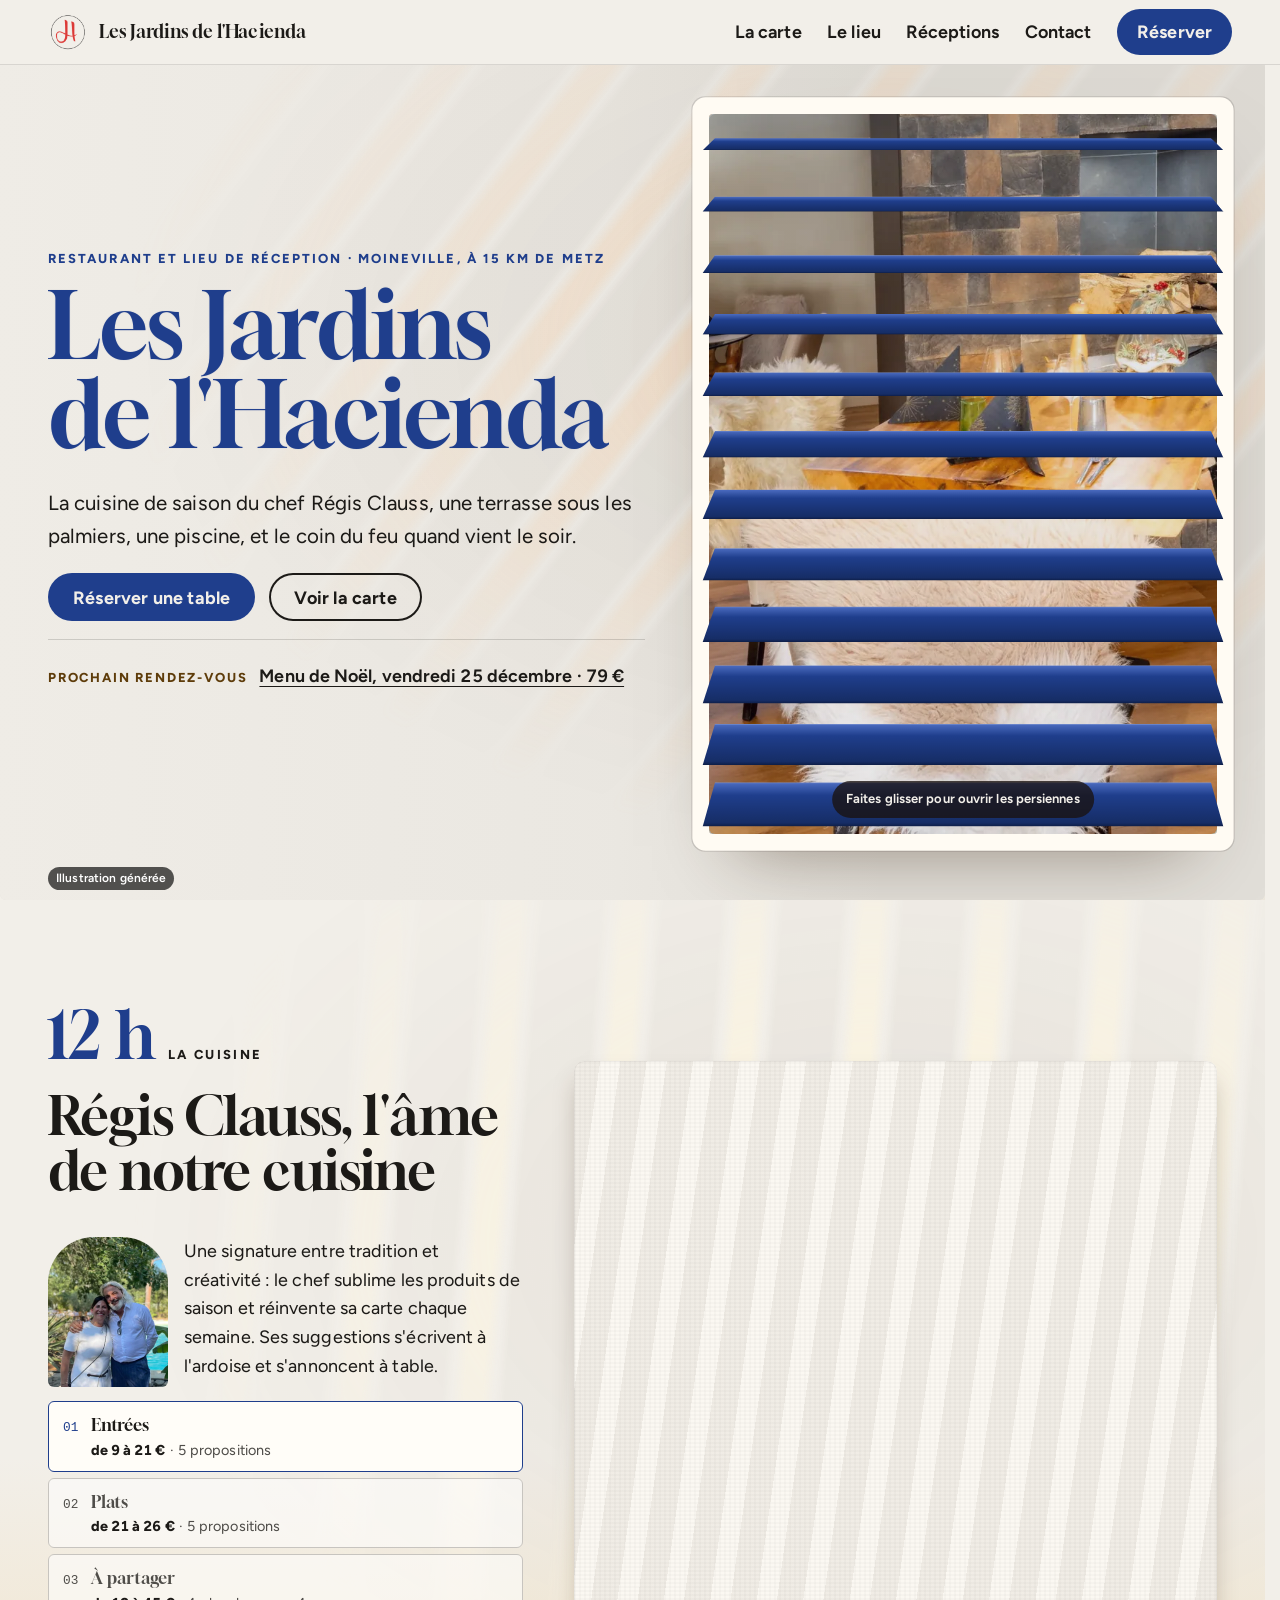
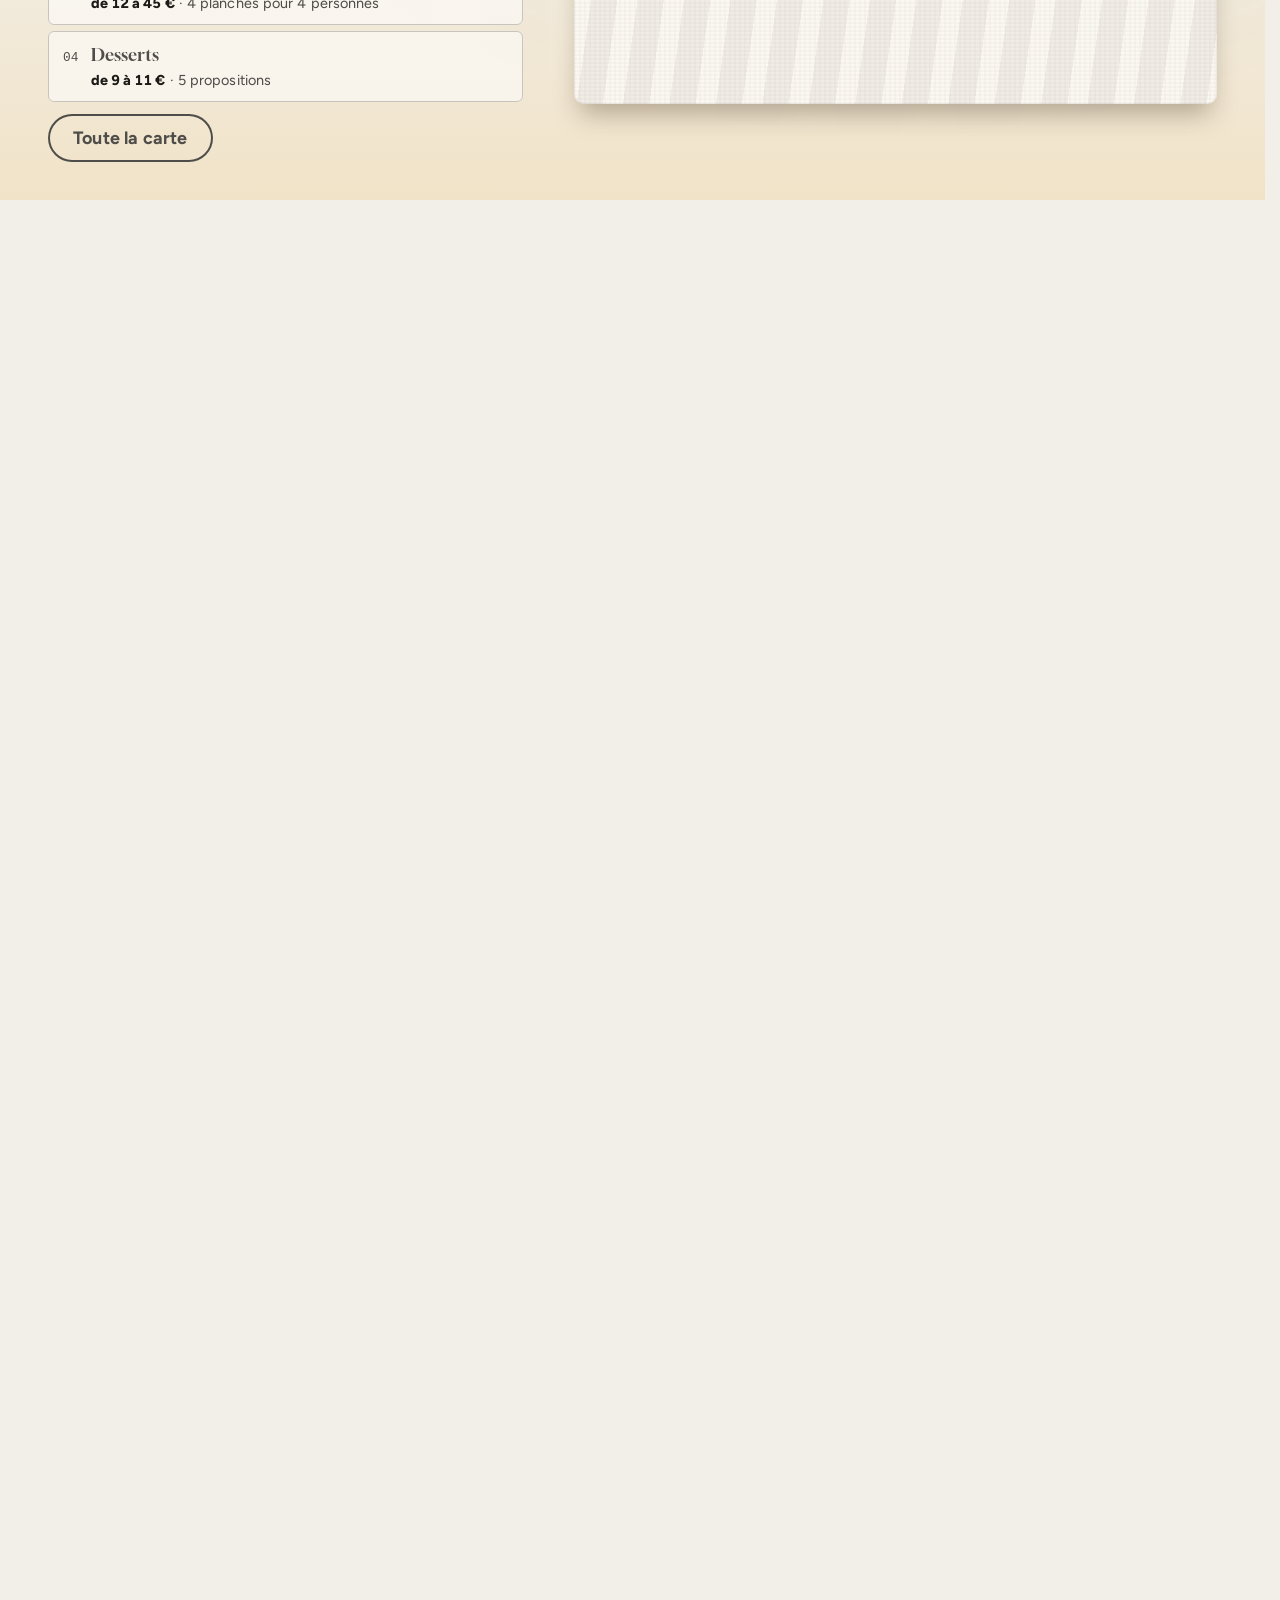
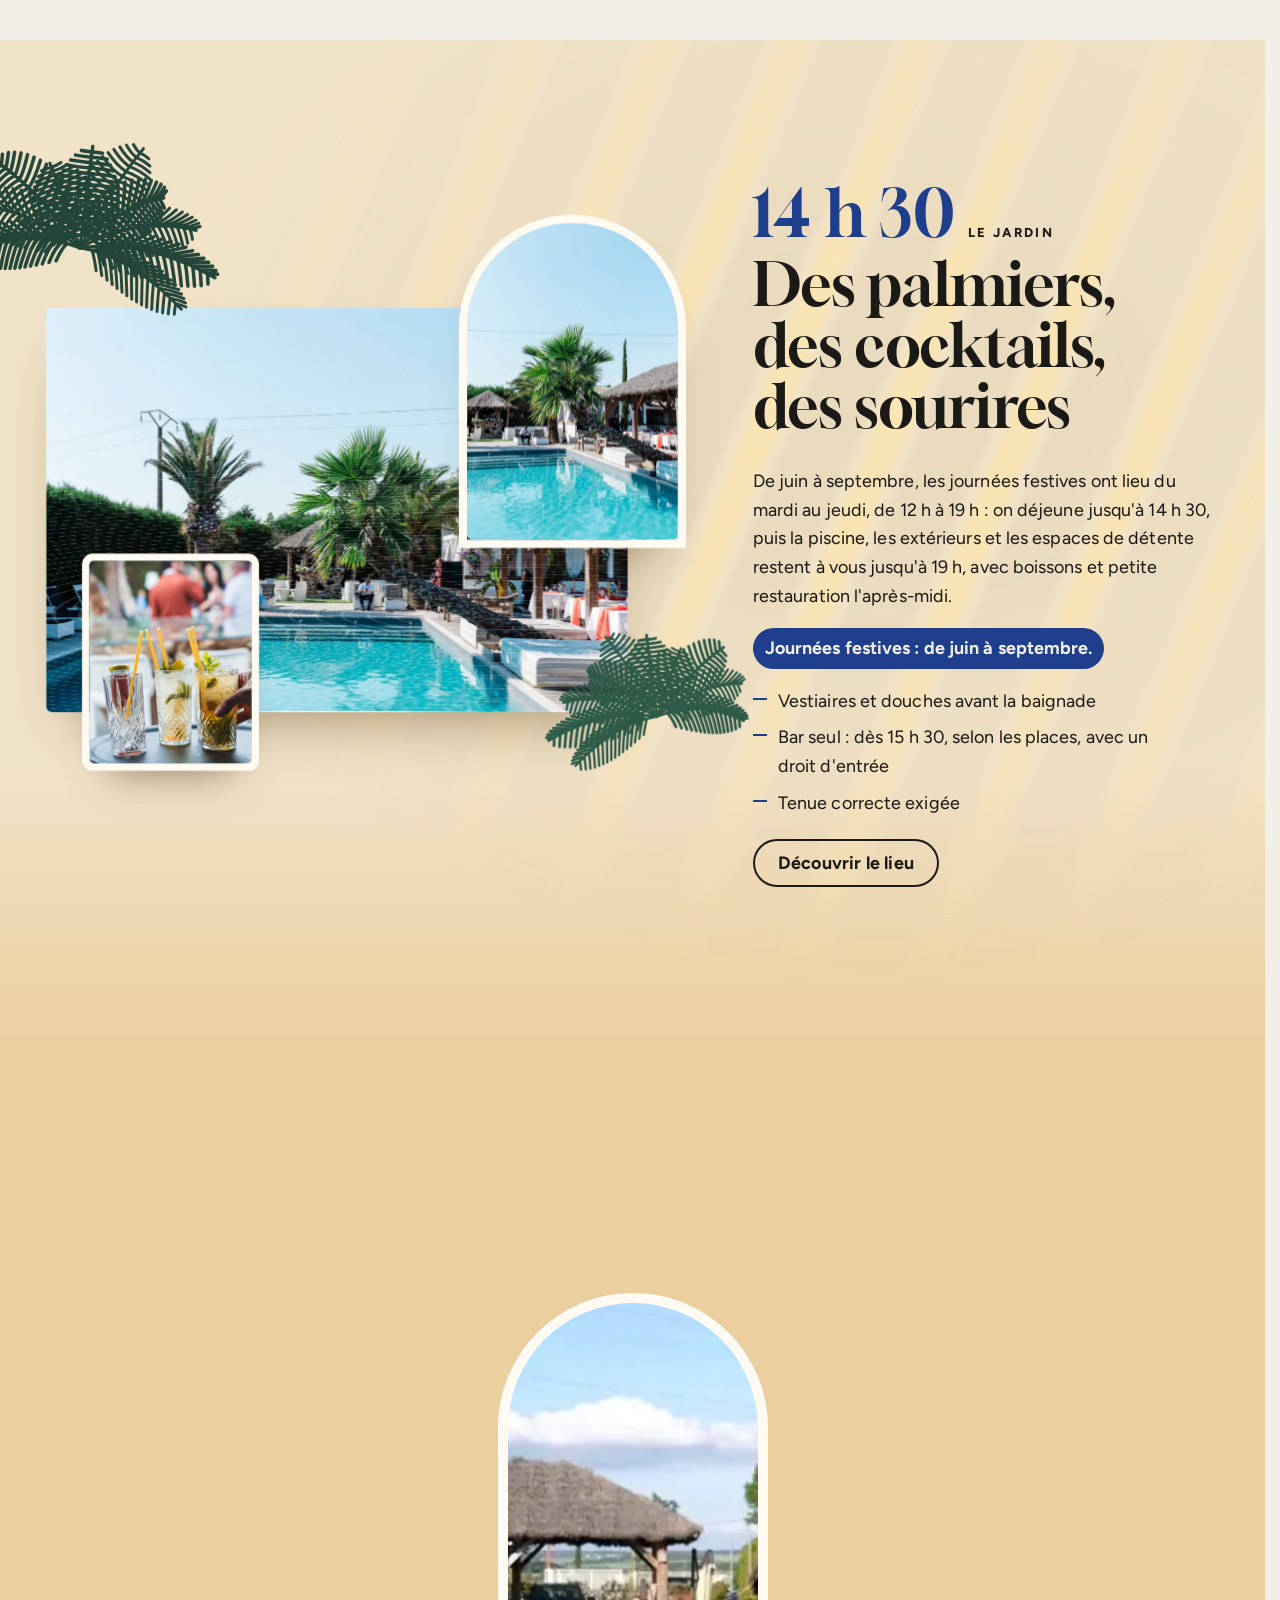
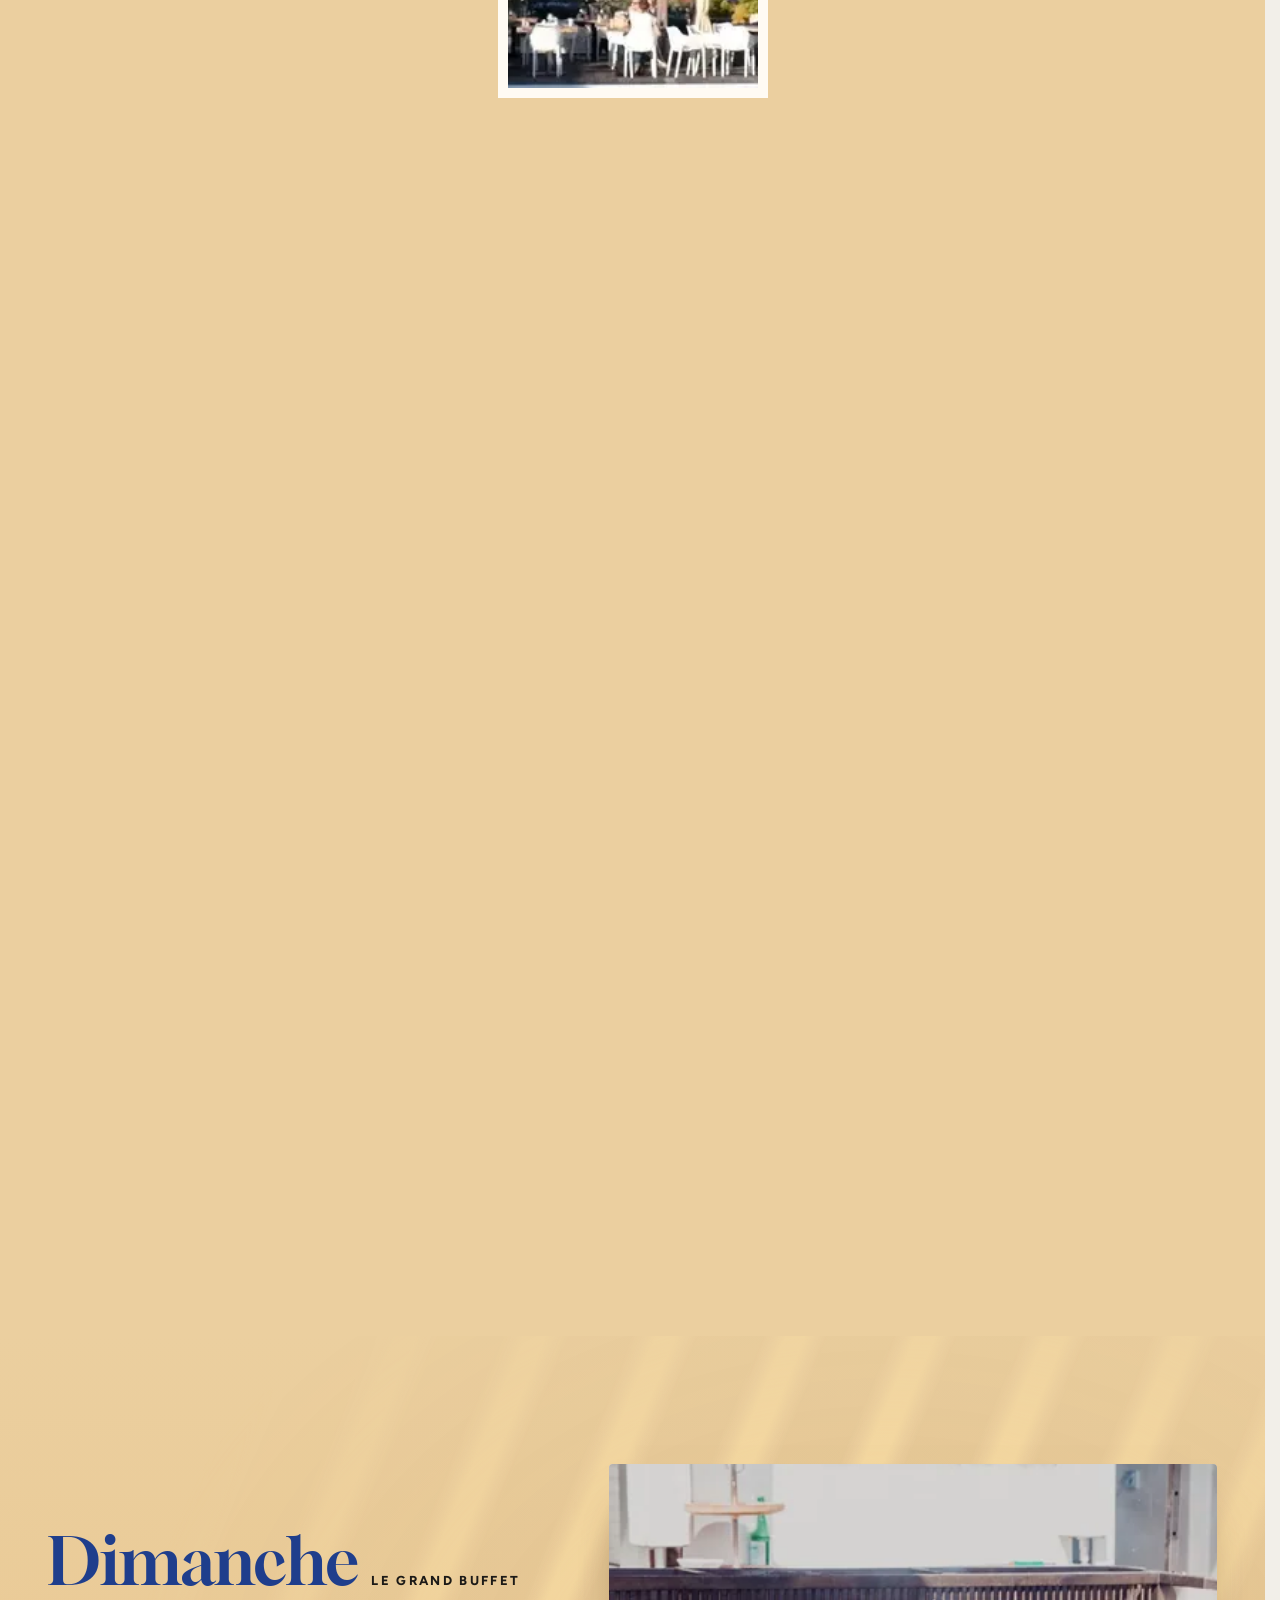
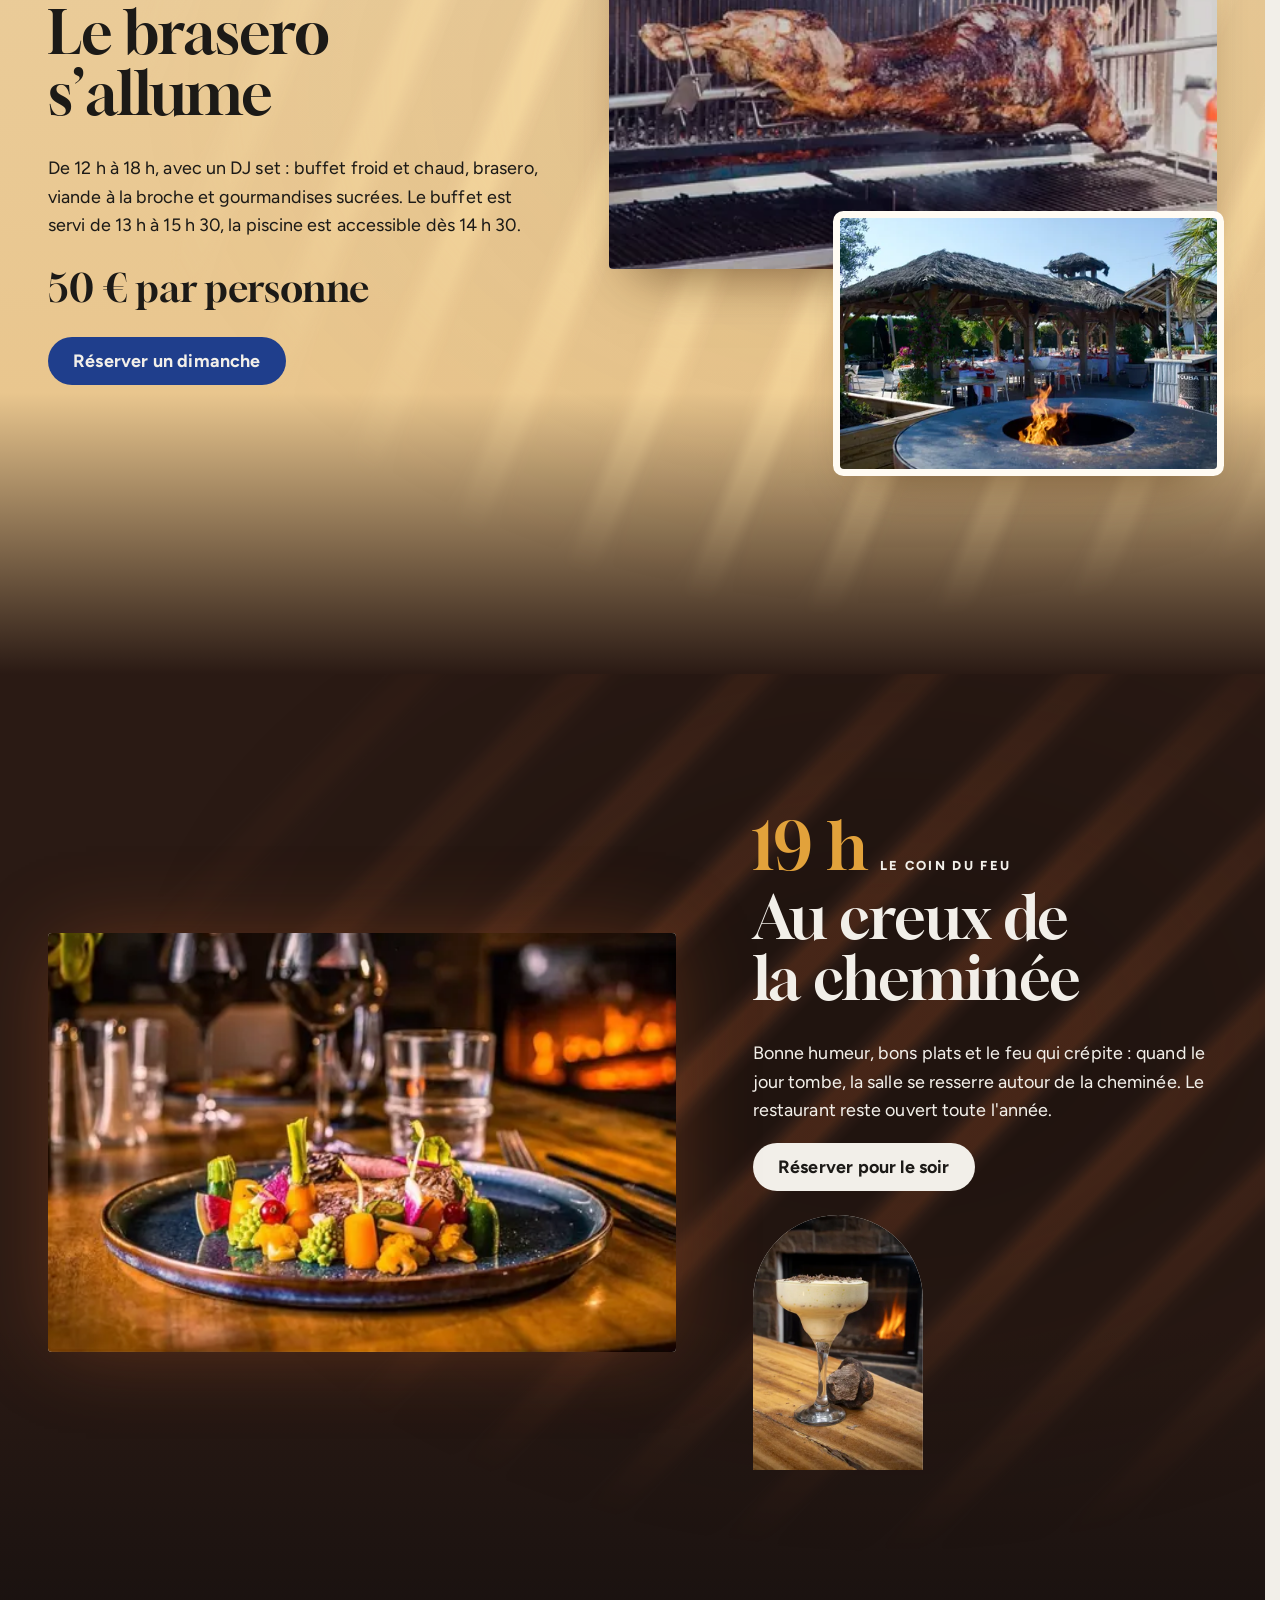
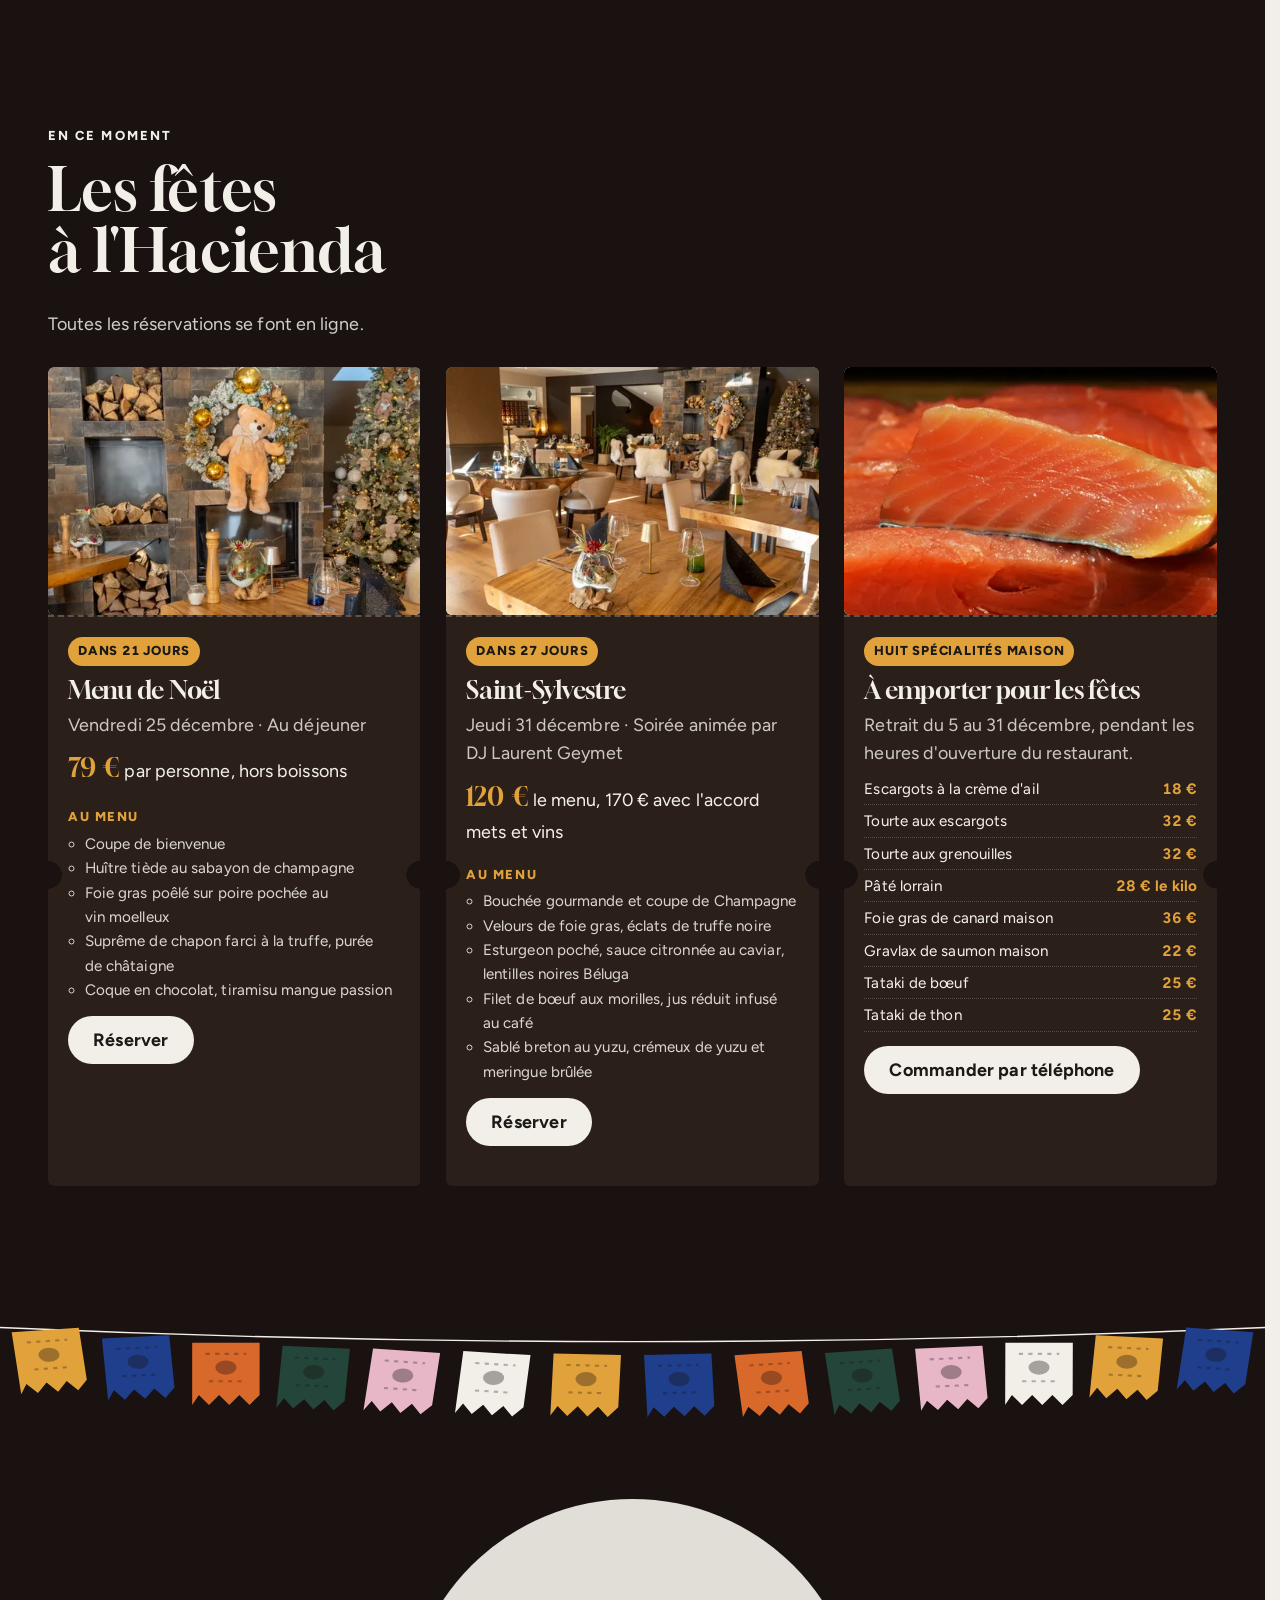
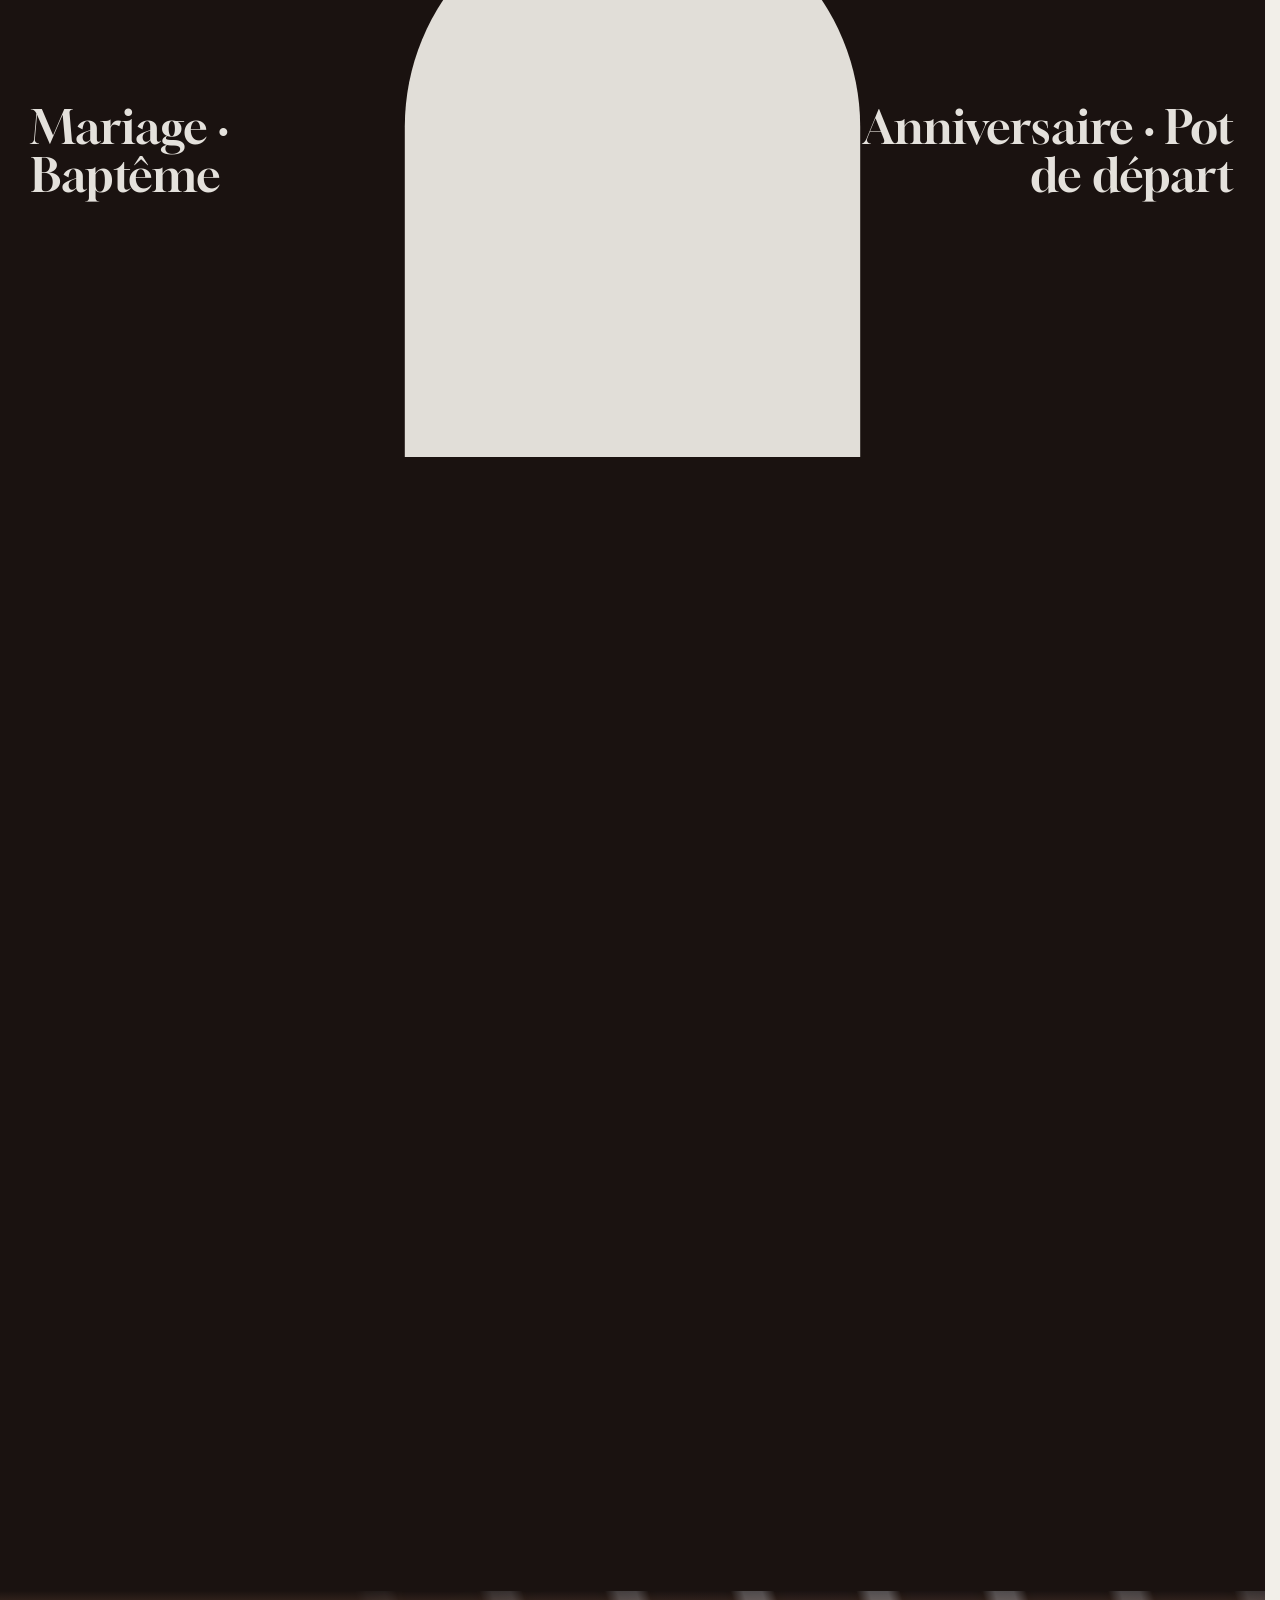
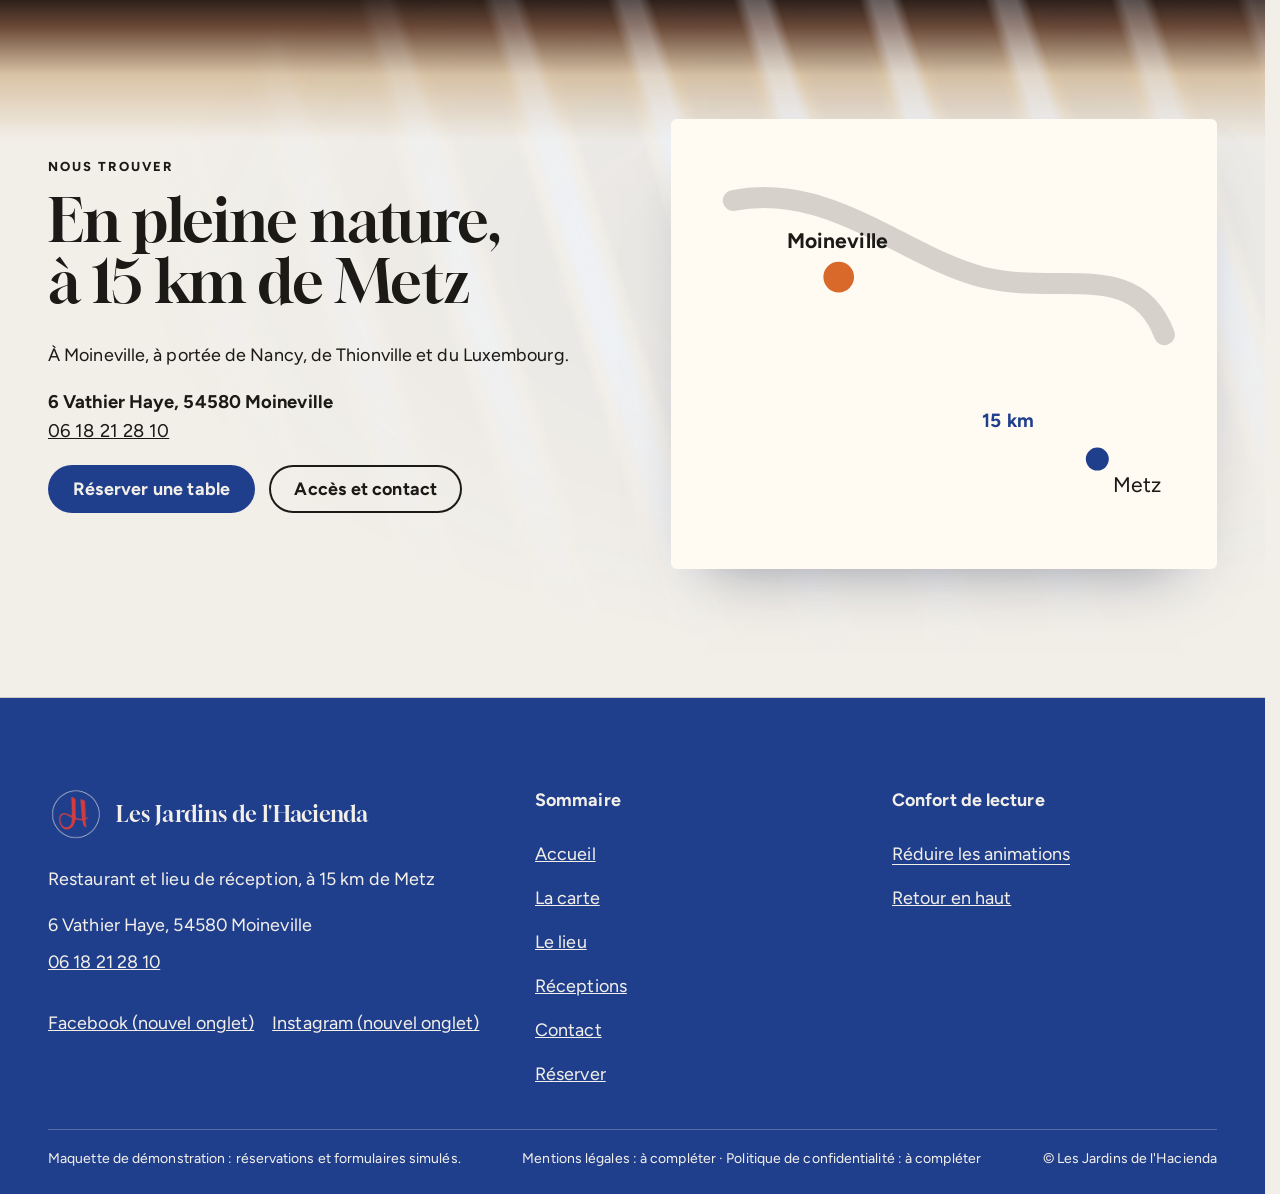
<file: index.html>
<!doctype html>
<html lang="fr" data-v="1">
<head>
<meta charset="utf-8">
<meta name="viewport" content="width=device-width, initial-scale=1, viewport-fit=cover">
<title>Les Jardins de l&#39;Hacienda : restaurant, terrasse et piscine près de Metz</title>
<meta name="description" content="Restaurant traditionnel et lieu de réception à Moineville, à 15 km de Metz : la cuisine de saison du chef Régis Clauss, la terrasse, la piscine et le coin du feu.">
<meta name="robots" content="noindex, nofollow">
<link rel="canonical" href="https://jardins-hacienda-v2-maquette.vercel.app/">
<style>:root{--fond:#F2EFE9;--texte:#1C1A17;--voile-fond:#1F3E8C;--ouverture-fond:#F2EFE9;--menu-fond:#1F3E8C}:root { --entete-h: 72px; --barres-h: 0px; } html { background: var(--fond); color: var(--texte); scrollbar-gutter: stable; } body { margin: 0; background: var(--fond); } html.js:not(.calme):not(.secours):not([data-arrivee="retour"]) [data-anime] { opacity: 0; } html.js:not(.calme):not(.secours):not([data-arrivee="retour"]) [data-anime].vu { opacity: 1; } [data-voile] { position: fixed; inset: 0; z-index: 900; background: var(--voile-fond); transform: translateY(100%); visibility: hidden; pointer-events: none; } html[data-arrivee="voile"]:not(.voile-leve):not(.calme):not(.secours) [data-voile] { transform: none; visibility: visible; } html.calme [data-voile], html.secours [data-voile] { visibility: hidden !important; } .ouverture-panneau { position: fixed; inset: 0; z-index: 850; display: none; place-content: center; justify-items: center; background: var(--ouverture-fond, var(--voile-fond)); color: var(--fond); text-align: center; } html.js[data-arrivee="intro"]:not(.calme):not(.secours):not(.intro-finie) .ouverture-panneau { display: grid; } html.defilement-bloque, html.defilement-bloque body, html.js[data-arrivee="intro"]:not(.calme):not(.secours):not(.intro-finie), html.js[data-arrivee="intro"]:not(.calme):not(.secours):not(.intro-finie) body, html[data-arrivee="voile"]:not(.voile-leve):not(.calme):not(.secours), html[data-arrivee="voile"]:not(.voile-leve):not(.calme):not(.secours) body { overflow: hidden; } html.js[data-arrivee="intro"]:not(.calme):not(.secours):not(.intro-finie) { background-color: var(--ouverture-fond, var(--voile-fond)); } html[data-arrivee="voile"]:not(.voile-leve):not(.calme):not(.secours) { background-color: var(--voile-fond); }</style>
<script>(function () {
var d = document.documentElement, ss = null, ls = null;
try { ss = window.sessionStorage; ls = window.localStorage; } catch (e) {}
d.classList.add('js');
var calme = false;
try { calme = !!ls && ls.getItem('socle:calme') === 'oui'; } catch (e) {}
if (!calme && window.matchMedia && matchMedia('(prefers-reduced-motion: reduce)').matches) calme = true;
if (calme) d.classList.add('calme');
var nav = performance.getEntriesByType ? performance.getEntriesByType('navigation')[0] : null;
var type = nav ? nav.type : 'navigate';
var depart = null;
try { depart = JSON.parse(ss.getItem('socle:depart') || 'null'); ss.removeItem('socle:depart'); } catch (e) {}
if (depart && !(Date.now() - depart.t < 15000)) depart = null;
var retourSection = false;
try { retourSection = !!ss.getItem('socle:calme-retour'); } catch (e) {}
var mode = type === 'back_forward' || retourSection ? 'retour' : type === 'reload' ? 'intro' : depart ? 'voile' : 'intro';
d.setAttribute('data-arrivee', mode);
if (mode === 'voile' && depart.couleur) d.style.setProperty('--voile-fond', depart.couleur);
if (type === 'reload' && 'scrollRestoration' in history) {
if (!retourSection) history.scrollRestoration = 'manual';
}
try {
var choisie = ls && ls.getItem('socle:langue');
var langue = (d.lang || '').slice(0, 2);
if (choisie && choisie !== langue && type === 'navigate' && !depart) {
var alt = document.querySelector('link[rel="alternate"][hreflang="' + choisie + '"]');
if (alt) location.replace(new URL(alt.href).pathname + location.search + location.hash);
}
} catch (e) {}
setTimeout(function () { if (!d.classList.contains('demarre')) d.classList.add('secours'); }, 2000);
})();</script>
<script>try{var hh=+new Intl.DateTimeFormat('fr-FR',{timeZone:'Europe/Paris',hour:'numeric',hourCycle:'h23'}).format(new Date());if(hh>=18||hh<7)document.documentElement.setAttribute('data-moment','soir')}catch(e){}</script>
<link rel="preload" href="/assets/fonts/gloock.woff2" as="font" type="font/woff2" crossorigin>
<link rel="preload" href="/assets/fonts/figtree.woff2" as="font" type="font/woff2" crossorigin>
<link rel="stylesheet" href="/assets/css/socle.css?v=1">
<link rel="stylesheet" href="/assets/css/modules.css?v=1">
<link rel="stylesheet" href="/assets/css/site.css?v=1">
<link rel="modulepreload" href="/assets/js/site.js?v=1">
<link rel="modulepreload" href="/assets/js/socle/index.js?v=1">
<script src="/assets/vendor/gsap.min.js" defer></script>
<script src="/assets/vendor/ScrollTrigger.min.js" defer></script>
<script src="/assets/vendor/SplitText.min.js" defer></script>
<script type="module" src="/assets/js/site.js?v=1"></script>
<meta name="theme-color" content="#F2EFE9">
<link rel="icon" href="/assets/images/favicon.png" type="image/png">
<link rel="apple-touch-icon" href="/assets/images/apple-touch-icon.png">
<meta property="og:type" content="website">
<meta property="og:site_name" content="Les Jardins de l&#39;Hacienda">
<meta property="og:locale" content="fr_FR">
<meta property="og:title" content="Les Jardins de l&#39;Hacienda : restaurant, terrasse et piscine près de Metz">
<meta property="og:description" content="Restaurant traditionnel et lieu de réception à Moineville, à 15 km de Metz : la cuisine de saison du chef Régis Clauss, la terrasse, la piscine et le coin du feu.">
<meta property="og:url" content="https://jardins-hacienda-v2-maquette.vercel.app/">
<meta property="og:image" content="https://jardins-hacienda-v2-maquette.vercel.app/assets/partage/accueil-fr.jpg">
<meta property="og:image:width" content="1200">
<meta property="og:image:height" content="630">
<meta property="og:image:alt" content="Les Jardins de l&#39;Hacienda : la salle du restaurant au soleil de midi">
<meta name="twitter:card" content="summary_large_image">
<script type="application/ld+json">{"@context":"https://schema.org","@type":"Restaurant","name":"Les Jardins de l'Hacienda","description":"Restaurant traditionnel et lieu de réception avec terrasse et piscine, à Moineville, près de Metz.","telephone":"+33 6 18 21 28 10","address":{"@type":"PostalAddress","streetAddress":"6 Vathier Haye","postalCode":"54580","addressLocality":"Moineville","addressCountry":"FR"},"servesCuisine":"Cuisine traditionnelle de saison","acceptsReservations":true,"sameAs":["https://www.facebook.com/lesjardinsdelhacienda54","https://www.instagram.com/lesjardinsdel.hacienda/"]}</script>
</head>
<body id="haut">
<div data-voile data-forme="persienne" aria-hidden="true"><div class="voile-contenu"><img src="/assets/images/logo-h-clair.png" alt="" width="64" height="64"><span data-voile-libelle>Accueil</span></div></div>
<div class="ouverture-panneau" data-ouverture aria-hidden="true">
  <img class="ouverture-logo" src="/assets/images/logo-h.png" alt="" width="96" height="96" data-ouverture-objet>
  <p class="ouverture-nom">Les Jardins de l&#39;Hacienda</p>
  <span class="ouverture-trait"></span>
  <p class="ouverture-ligne">Restaurant &amp; réceptions · Moineville</p>
</div>
<a class="evitement" href="#contenu">Aller au contenu</a>
<header data-entete>
  <div class="entete-rangee">
    <a class="entete-logo" href="/" data-libelle="Accueil" aria-current="page">
      <img src="/assets/images/logo-h.png" alt="" width="40" height="40"><span>Les Jardins de l&#39;Hacienda</span>
    </a>
    <nav data-nav aria-label="Navigation principale">
      <ul><li><a href="/la-carte" data-libelle="La carte">La carte</a></li><li><a href="/le-lieu" data-libelle="Le lieu">Le lieu</a></li><li><a href="/receptions" data-libelle="Réceptions">Réceptions</a></li><li><a href="/contact" data-libelle="Contact">Contact</a></li></ul>
    </nav>
    <div class="entete-actions">
      <a class="bouton" href="/reserver" data-libelle="Réserver">Réserver</a>
      <button type="button" data-menu-bouton aria-controls="menu" aria-expanded="false" data-libelle-ouvrir="Menu" data-libelle-fermer="Fermer"><span data-libelle-bouton>Menu</span></button>
      <a class="menu-sansjs" href="#menu" data-menu-lien>Menu</a>
    </div>
  </div>
</header>
<script>/* Avant le premier affichage : rangées de la navigation (même règle que ajusterNav dans assets/js/socle/entete.js)
   et hauteur réelle de l'en-tête, pour que rien ne saute quand le JavaScript du site prend la main. */
(function () {
  var h = document.documentElement, u = document.querySelector('[data-nav] ul'), e = document.querySelector('[data-entete]');
  if (u) {
    var deborde = function () { return u.scrollWidth > u.clientWidth + 1; }, c = deborde();
    if (c && window.matchMedia('(min-width: 900px)').matches) {
      h.classList.add('nav-deux-rangees'); c = deborde();
      if (c) { h.classList.add('nav-deux-lignes'); var a = u.querySelector('a'); c = !a || u.getBoundingClientRect().height > a.getBoundingClientRect().height * 2.5; }
      if (c) h.classList.remove('nav-deux-rangees', 'nav-deux-lignes');
    }
    if (c) h.classList.add('nav-compacte');
  }
  if (e) h.style.setProperty('--entete-h', Math.round(e.getBoundingClientRect().height) + 'px');
})();</script>
<span id="menu-ferme" aria-hidden="true"></span>
<div id="menu" data-menu role="dialog" aria-modal="true" aria-label="Menu">
  <p class="menu-sansjs-fermer"><a href="#menu-ferme">Fermer</a></p>
  <ul><li style="--i:0"><a href="/" class="menu-lien" data-libelle="Accueil" aria-current="page">Accueil</a></li><li style="--i:1"><a href="/la-carte" class="menu-lien" data-libelle="La carte">La carte</a></li><li style="--i:2"><a href="/le-lieu" class="menu-lien" data-libelle="Le lieu">Le lieu</a></li><li style="--i:3"><a href="/receptions" class="menu-lien" data-libelle="Réceptions">Réceptions</a></li><li style="--i:4"><a href="/contact" class="menu-lien" data-libelle="Contact">Contact</a></li><li style="--i:5"><a href="/reserver" class="menu-lien" data-libelle="Réserver">Réserver</a></li></ul>
  <p><a class="bouton" href="tel:+33618212810">Appeler 06 18 21 28 10</a></p>
  <p><button type="button" class="lien" data-calme-bascule data-libelle-reduire="Réduire les animations" data-libelle-retablir="Rétablir les animations" data-libelle-systeme="Animations réduites par le réglage de votre appareil"><span data-libelle-bouton>Réduire les animations</span></button></p>
</div>
<main id="contenu" tabindex="-1">
<section class="ouv lumiere" id="debut" data-ambiance="midi">
  <figure class="media ouv-mur" data-grok style="--cadrage:81% 50%">
  <picture><source media="(max-width: 760px) and (orientation: portrait)" srcset="/assets/images/grok/mur-chaux-mobile-640.webp 640w" sizes="100vw">
    <img src="/assets/images/grok/mur-chaux-1280.webp" srcset="/assets/images/grok/mur-chaux-640.webp 640w, /assets/images/grok/mur-chaux-1280.webp 1280w" sizes="100vw" alt="" width="1280" height="720" fetchpriority="high" loading="eager" decoding="async">
  </picture><figcaption class="mention-ia">Illustration générée</figcaption>
</figure>
  <div class="rais" aria-hidden="true" data-grille="fil" data-effet="rais" data-audit-ignorer><span class="rais-bandes"></span></div>
  <div class="ouv-grille conteneur">
    <div class="ouv-texte">
      <p class="surtitre ouv-surtitre masque-ecran-tres-bas" data-anime="gsap">Restaurant et lieu de réception · Moineville, à 15 km de Metz</p>
      <h1 class="pochoir" data-grille="typo" data-effet="pochoir"><span class="pochoir-texte">Les Jardins de l&#39;Hacienda</span></h1>
      <p class="ouv-intro masque-ecran-bas" data-anime="gsap">La cuisine de saison du chef Régis Clauss, une terrasse sous les palmiers, une piscine, et le coin du feu quand vient le soir.</p>
      <p class="ouv-actions" data-anime="gsap">
        <a href="/reserver" class="bouton" data-libelle="Réserver" data-action-principale data-survol="magnetique">Réserver une table</a>
        <a href="/la-carte" class="bouton bouton--contour masque-ecran-tres-bas" data-libelle="La carte">Voir la carte</a>
      </p>
      <p class="ouv-info" data-info-cle data-anime="gsap"><span class="ouv-info-label">Prochain rendez-vous</span>
        <a href="#en-ce-moment" data-sans-transition data-prochain>Menu de Noël, vendredi 25 décembre · 79 €</a></p>
    </div>
    <div class="fenetre" data-iris-centre data-grille="manipuler" data-effet="persiennes" data-souris tabindex="0" role="slider"
      aria-label="Ouverture des persiennes" aria-valuemin="0" aria-valuemax="100" aria-valuenow="82" aria-valuetext="Ouverture des persiennes : 82 %">
      <div class="fenetre-vue">
        <figure class="media fenetre-photo fenetre-photo--midi" style="--cadrage:50% 52%">
  <picture>
    <img src="/assets/images/fenetre-midi-1200.webp" srcset="/assets/images/fenetre-midi-480.webp 480w, /assets/images/fenetre-midi-800.webp 800w, /assets/images/fenetre-midi-1200.webp 1200w" sizes="(max-width: 760px) 92vw, 44vw" alt="La piscine turquoise, les palmiers et les paillotes à midi" width="1200" height="1500" fetchpriority="high" loading="eager" decoding="async">
  </picture>
</figure>
        <figure class="media fenetre-photo fenetre-photo--soir" style="--cadrage:58% 51%">
  <picture>
    <img src="/assets/images/salle-soir-1200.webp" srcset="/assets/images/salle-soir-480.webp 480w, /assets/images/salle-soir-800.webp 800w, /assets/images/salle-soir-1200.webp 1200w" sizes="(max-width: 760px) 92vw, 44vw" alt="Coin de la salle le soir, mur de pierre, bûches et peaux de mouton" width="1200" height="1500" fetchpriority="high" loading="eager" decoding="async">
  </picture>
</figure>
        <span class="fenetre-lumiere" aria-hidden="true"></span>
      </div>
      <div class="persiennes" aria-hidden="true"><span class="lame" style="--i:0"></span><span class="lame" style="--i:1"></span><span class="lame" style="--i:2"></span><span class="lame" style="--i:3"></span><span class="lame" style="--i:4"></span><span class="lame" style="--i:5"></span><span class="lame" style="--i:6"></span><span class="lame" style="--i:7"></span><span class="lame" style="--i:8"></span><span class="lame" style="--i:9"></span><span class="lame" style="--i:10"></span><span class="lame" style="--i:11"></span></div>
      <span class="fenetre-aide" aria-hidden="true"><span class="fenetre-aide-souris">Faites glisser pour ouvrir les persiennes</span><span class="fenetre-aide-doigt">Glissez du doigt pour ouvrir</span></span>
    </div>
  </div>
</section>
<section class="assiette service lumiere" id="cuisine" data-ambiance="midi" aria-labelledby="cuisine-titre">
  <div class="rais" aria-hidden="true" data-grille="fil" data-effet="rais" data-audit-ignorer><span class="rais-bandes"></span></div>
  <div class="assiette__cadre conteneur">
    <div class="assiette__texte" data-tient>
      <p class="heure" data-anime><span class="heure-chiffre">12 h</span><span class="heure-mot">La cuisine</span></p>
      <h2 class="assiette__titre" id="cuisine-titre" data-anime="lignes">Régis Clauss, l&#39;âme de notre cuisine</h2>
      <div class="service-chef">
        <figure class="media service-chef-photo" style="--cadrage:50% 51%">
  <picture>
    <img src="/assets/images/chef-784.webp" srcset="/assets/images/chef-480.webp 480w, /assets/images/chef-640.webp 640w, /assets/images/chef-784.webp 784w" sizes="120px" alt="Le chef Régis Clauss au bord de la piscine" width="784" height="980" loading="lazy" decoding="async">
  </picture>
</figure>
        <p class="assiette__intro">Une signature entre tradition et créativité : le chef sublime les produits de saison et réinvente sa carte chaque semaine. Ses suggestions s&#39;écrivent à l&#39;ardoise et s&#39;annoncent à table.</p>
      </div>
    </div>
    <div class="assiette__scene table" data-tient data-grille="scene" data-effet="assiette" role="group" aria-label="Illustration du service : quatre assiettes du chef arrivent sur la table">
      <div class="assiette__plat nappe" aria-hidden="true"></div>
      <div class="assiette__element couvert" data-de="0.04" data-a="0.24" style="--ox:30%;--oy:31%;--d:41%;--vrille:-14deg;--hauteur:.1"><button type="button" class="couvert-bouton" data-effet="assiettes-a-toucher" aria-pressed="false" aria-label="Faire tourner l&#39;assiette 1"><img src="/assets/images/assiette-1-640.webp" srcset="/assets/images/assiette-1-320.webp 320w, /assets/images/assiette-1-640.webp 640w" sizes="(max-width: 760px) 40vw, 18vw" alt="" width="640" height="640" loading="lazy" decoding="async"></button></div><div class="assiette__element couvert" data-de="0.24" data-a="0.46" style="--ox:71%;--oy:30%;--d:44%;--vrille:10deg;--hauteur:.1"><button type="button" class="couvert-bouton" data-effet="assiettes-a-toucher" aria-pressed="false" aria-label="Faire tourner l&#39;assiette 2"><img src="/assets/images/assiette-2-640.webp" srcset="/assets/images/assiette-2-320.webp 320w, /assets/images/assiette-2-640.webp 640w" sizes="(max-width: 760px) 40vw, 18vw" alt="" width="640" height="640" loading="lazy" decoding="async"></button></div><div class="assiette__element couvert" data-de="0.46" data-a="0.68" style="--ox:31%;--oy:70%;--d:40%;--vrille:-8deg;--hauteur:.1"><button type="button" class="couvert-bouton" data-effet="assiettes-a-toucher" aria-pressed="false" aria-label="Faire tourner l&#39;assiette 3"><img src="/assets/images/assiette-3-640.webp" srcset="/assets/images/assiette-3-320.webp 320w, /assets/images/assiette-3-640.webp 640w" sizes="(max-width: 760px) 40vw, 18vw" alt="" width="640" height="640" loading="lazy" decoding="async"></button></div><div class="assiette__element couvert" data-de="0.68" data-a="0.88" style="--ox:70%;--oy:70%;--d:38%;--vrille:12deg;--hauteur:.1"><button type="button" class="couvert-bouton" data-effet="assiettes-a-toucher" aria-pressed="false" aria-label="Faire tourner l&#39;assiette 4"><img src="/assets/images/assiette-4-640.webp" srcset="/assets/images/assiette-4-320.webp 320w, /assets/images/assiette-4-640.webp 640w" sizes="(max-width: 760px) 40vw, 18vw" alt="" width="640" height="640" loading="lazy" decoding="async"></button></div>
      <div class="assiette__element" data-geste="pluie" data-de=".86" data-a="1" aria-hidden="true"><svg viewBox="0 0 1000 1000" aria-hidden="true"><g class="assiette__grain" style="--r:0.00"><circle cx="300.0" cy="310.0" r="3.6" fill="#6f8f3a" stroke="#4f6a28" stroke-width=".8"/></g><g class="assiette__grain" style="--r:0.02"><circle cx="783.0" cy="234.7" r="2.4" fill="#fbf7ef" stroke="#cfc6b6" stroke-width=".8"/></g><g class="assiette__grain" style="--r:0.04"><circle cx="311.1" cy="690.0" r="2.4" fill="#fbf7ef" stroke="#cfc6b6" stroke-width=".8"/></g><g class="assiette__grain" style="--r:0.07"><circle cx="642.0" cy="774.2" r="3.6" fill="#fbf7ef" stroke="#cfc6b6" stroke-width=".8"/></g><g class="assiette__grain" style="--r:0.09"><circle cx="301.4" cy="330.6" r="2.4" fill="#fbf7ef" stroke="#cfc6b6" stroke-width=".8"/></g><g class="assiette__grain" style="--r:0.11"><circle cx="795.9" cy="384.0" r="2.4" fill="#6f8f3a" stroke="#4f6a28" stroke-width=".8"/></g><g class="assiette__grain" style="--r:0.13"><circle cx="302.7" cy="670.7" r="3.6" fill="#fbf7ef" stroke="#cfc6b6" stroke-width=".8"/></g><g class="assiette__grain" style="--r:0.15"><circle cx="606.3" cy="636.3" r="2.4" fill="#fbf7ef" stroke="#cfc6b6" stroke-width=".8"/></g><g class="assiette__grain" style="--r:0.17"><circle cx="316.9" cy="347.7" r="2.4" fill="#fbf7ef" stroke="#cfc6b6" stroke-width=".8"/></g><g class="assiette__grain" style="--r:0.20"><circle cx="839.9" cy="358.1" r="3.6" fill="#fbf7ef" stroke="#cfc6b6" stroke-width=".8"/></g><g class="assiette__grain" style="--r:0.22"><circle cx="358.0" cy="684.6" r="2.4" fill="#6f8f3a" stroke="#4f6a28" stroke-width=".8"/></g><g class="assiette__grain" style="--r:0.24"><circle cx="571.4" cy="668.1" r="2.4" fill="#fbf7ef" stroke="#cfc6b6" stroke-width=".8"/></g><g class="assiette__grain" style="--r:0.26"><circle cx="245.2" cy="339.0" r="3.6" fill="#fbf7ef" stroke="#cfc6b6" stroke-width=".8"/></g><g class="assiette__grain" style="--r:0.28"><circle cx="653.0" cy="454.3" r="2.4" fill="#fbf7ef" stroke="#cfc6b6" stroke-width=".8"/></g><g class="assiette__grain" style="--r:0.30"><circle cx="365.6" cy="656.5" r="2.4" fill="#fbf7ef" stroke="#cfc6b6" stroke-width=".8"/></g><g class="assiette__grain" style="--r:0.33"><circle cx="726.7" cy="550.7" r="3.6" fill="#6f8f3a" stroke="#4f6a28" stroke-width=".8"/></g><g class="assiette__grain" style="--r:0.35"><circle cx="244.9" cy="371.6" r="2.4" fill="#fbf7ef" stroke="#cfc6b6" stroke-width=".8"/></g><g class="assiette__grain" style="--r:0.37"><circle cx="710.0" cy="301.8" r="2.4" fill="#fbf7ef" stroke="#cfc6b6" stroke-width=".8"/></g><g class="assiette__grain" style="--r:0.39"><circle cx="370.5" cy="767.6" r="3.6" fill="#fbf7ef" stroke="#cfc6b6" stroke-width=".8"/></g><g class="assiette__grain" style="--r:0.41"><circle cx="698.0" cy="689.0" r="2.4" fill="#fbf7ef" stroke="#cfc6b6" stroke-width=".8"/></g><g class="assiette__grain" style="--r:0.43"><circle cx="218.6" cy="246.3" r="2.4" fill="#6f8f3a" stroke="#4f6a28" stroke-width=".8"/></g><g class="assiette__grain" style="--r:0.46"><circle cx="718.3" cy="322.5" r="3.6" fill="#fbf7ef" stroke="#cfc6b6" stroke-width=".8"/></g><g class="assiette__grain" style="--r:0.48"><circle cx="408.0" cy="751.9" r="2.4" fill="#fbf7ef" stroke="#cfc6b6" stroke-width=".8"/></g><g class="assiette__grain" style="--r:0.50"><circle cx="729.4" cy="692.7" r="2.4" fill="#fbf7ef" stroke="#cfc6b6" stroke-width=".8"/></g><g class="assiette__grain" style="--r:0.52"><circle cx="181.9" cy="272.2" r="3.6" fill="#fbf7ef" stroke="#cfc6b6" stroke-width=".8"/></g><g class="assiette__grain" style="--r:0.54"><circle cx="667.8" cy="318.9" r="2.4" fill="#6f8f3a" stroke="#4f6a28" stroke-width=".8"/></g><g class="assiette__grain" style="--r:0.57"><circle cx="256.5" cy="819.6" r="2.4" fill="#fbf7ef" stroke="#cfc6b6" stroke-width=".8"/></g><g class="assiette__grain" style="--r:0.59"><circle cx="740.9" cy="672.2" r="3.6" fill="#fbf7ef" stroke="#cfc6b6" stroke-width=".8"/></g><g class="assiette__grain" style="--r:0.61"><circle cx="334.9" cy="169.6" r="2.4" fill="#fbf7ef" stroke="#cfc6b6" stroke-width=".8"/></g><g class="assiette__grain" style="--r:0.63"><circle cx="661.1" cy="347.8" r="2.4" fill="#fbf7ef" stroke="#cfc6b6" stroke-width=".8"/></g><g class="assiette__grain" style="--r:0.65"><circle cx="300.0" cy="850.9" r="3.6" fill="#6f8f3a" stroke="#4f6a28" stroke-width=".8"/></g><g class="assiette__grain" style="--r:0.67"><circle cx="742.3" cy="754.1" r="2.4" fill="#fbf7ef" stroke="#cfc6b6" stroke-width=".8"/></g><g class="assiette__grain" style="--r:0.70"><circle cx="281.8" cy="145.7" r="2.4" fill="#fbf7ef" stroke="#cfc6b6" stroke-width=".8"/></g><g class="assiette__grain" style="--r:0.72"><circle cx="642.5" cy="239.6" r="3.6" fill="#fbf7ef" stroke="#cfc6b6" stroke-width=".8"/></g><g class="assiette__grain" style="--r:0.74"><circle cx="306.6" cy="700.0" r="2.4" fill="#fbf7ef" stroke="#cfc6b6" stroke-width=".8"/></g><g class="assiette__grain" style="--r:0.76"><circle cx="774.7" cy="746.1" r="2.4" fill="#6f8f3a" stroke="#4f6a28" stroke-width=".8"/></g><g class="assiette__grain" style="--r:0.78"><circle cx="313.6" cy="307.6" r="3.6" fill="#fbf7ef" stroke="#cfc6b6" stroke-width=".8"/></g><g class="assiette__grain" style="--r:0.80"><circle cx="605.2" cy="258.6" r="2.4" fill="#fbf7ef" stroke="#cfc6b6" stroke-width=".8"/></g><g class="assiette__grain" style="--r:0.83"><circle cx="287.9" cy="708.2" r="2.4" fill="#fbf7ef" stroke="#cfc6b6" stroke-width=".8"/></g><g class="assiette__grain" style="--r:0.85"><circle cx="650.0" cy="794.5" r="3.6" fill="#fbf7ef" stroke="#cfc6b6" stroke-width=".8"/></g><g class="assiette__grain" style="--r:0.87"><circle cx="329.7" cy="292.6" r="2.4" fill="#6f8f3a" stroke="#4f6a28" stroke-width=".8"/></g><g class="assiette__grain" style="--r:0.89"><circle cx="751.1" cy="171.5" r="2.4" fill="#fbf7ef" stroke="#cfc6b6" stroke-width=".8"/></g><g class="assiette__grain" style="--r:0.91"><circle cx="276.8" cy="728.4" r="3.6" fill="#fbf7ef" stroke="#cfc6b6" stroke-width=".8"/></g><g class="assiette__grain" style="--r:0.93"><circle cx="683.3" cy="825.0" r="2.4" fill="#fbf7ef" stroke="#cfc6b6" stroke-width=".8"/></g><g class="assiette__grain" style="--r:0.96"><circle cx="331.0" cy="355.6" r="2.4" fill="#fbf7ef" stroke="#cfc6b6" stroke-width=".8"/></g><g class="assiette__grain" style="--r:0.98"><circle cx="703.1" cy="143.1" r="3.6" fill="#6f8f3a" stroke="#4f6a28" stroke-width=".8"/></g></svg></div>
    </div>
    <ol class="assiette__etapes" data-tient>
      <li data-de="0.00"><div><strong>Entrées</strong><span><span data-prix>de 9 à 21 €</span> · 5 propositions</span></div></li><li data-de="0.20"><div><strong>Plats</strong><span><span data-prix>de 21 à 26 €</span> · 5 propositions</span></div></li><li data-de="0.42"><div><strong>À partager</strong><span><span data-prix>de 12 à 45 €</span> · 4 planches pour 4 personnes</span></div></li><li data-de="0.64"><div><strong>Desserts</strong><span><span data-prix>de 9 à 11 €</span> · 5 propositions</span></div></li>
      <li class="service-lien"><a href="/la-carte" class="bouton bouton--contour" data-libelle="La carte">Toute la carte</a></li>
    </ol>
  </div>
</section>
<section class="jardin lumiere" id="jardin" data-ambiance="apres-midi">
  <div class="rais" aria-hidden="true" data-grille="fil" data-effet="rais" data-audit-ignorer><span class="rais-bandes"></span></div>
  <div class="jardin-grille conteneur">
    <div class="jardin-scene" data-effet="jardin-plans" data-souris>
      <div class="plan plan--fond" data-plan="0.12"><figure class="media plan-photo" style="--cadrage:53% 62%">
  <picture>
    <img src="/assets/images/piscine-jour-1280.webp" srcset="/assets/images/piscine-jour-640.webp 640w, /assets/images/piscine-jour-1280.webp 1280w, /assets/images/piscine-jour-1920.webp 1920w" sizes="(max-width: 760px) 92vw, 52vw" alt="La piscine, les paillotes et les palmiers en plein soleil" width="1280" height="853" loading="lazy" decoding="async">
  </picture>
</figure><span class="reflets" aria-hidden="true"></span></div>
      <div class="plan plan--milieu" data-plan="0.32"><figure class="media plan-photo" style="--cadrage:52% 56%">
  <picture>
    <img src="/assets/images/piscine-palmier-784.webp" srcset="/assets/images/piscine-palmier-480.webp 480w, /assets/images/piscine-palmier-640.webp 640w, /assets/images/piscine-palmier-784.webp 784w" sizes="(max-width: 760px) 40vw, 18vw" alt="Palmier et paillote au bord de l&#39;eau turquoise" width="784" height="1176" loading="lazy" decoding="async">
  </picture>
</figure></div>
      <div class="plan plan--devant" data-plan="0.58"><figure class="media plan-photo" style="--cadrage:56% 65%">
  <picture>
    <img src="/assets/images/cocktails-784.webp" srcset="/assets/images/cocktails-480.webp 480w, /assets/images/cocktails-640.webp 640w, /assets/images/cocktails-784.webp 784w" sizes="(max-width: 760px) 34vw, 14vw" alt="Trois cocktails glacés servis au bord de la piscine" width="784" height="980" loading="lazy" decoding="async">
  </picture>
</figure></div>
      <svg class="plan plan--palme plan--palme-g" data-plan="0.9" viewBox="0 0 300 300" aria-hidden="true"><use href="#palme"/></svg>
      <svg class="plan plan--palme plan--palme-d" data-plan="0.75" viewBox="0 0 300 300" aria-hidden="true"><use href="#palme" transform="translate(300 0) scale(-1 1)"/></svg>
    </div>
    <div class="jardin-texte">
      <p class="heure" data-anime><span class="heure-chiffre">14 h 30</span><span class="heure-mot">Le jardin</span></p>
      <h2 data-anime="lignes">Des palmiers, des cocktails, des sourires</h2>
      <p data-anime>De juin à septembre, les journées festives ont lieu du mardi au jeudi, de 12 h à 19 h : on déjeune jusqu&#39;à 14 h 30, puis la piscine, les extérieurs et les espaces de détente restent à vous jusqu&#39;à 19 h, avec boissons et petite restauration l&#39;après-midi.</p>
      <p class="jardin-hiver" data-anime>Journées festives : de juin à septembre.</p>
      <ul class="liste-pratique" data-anime="cascade"><li>Vestiaires et douches avant la baignade</li><li>Bar seul : dès 15 h 30, selon les places, avec un droit d&#39;entrée</li><li>Tenue correcte exigée</li></ul>
      <p data-anime><a href="/le-lieu#piscine" class="bouton bouton--contour" data-libelle="Le lieu">Découvrir le lieu</a></p>
    </div>
  </div>
  <svg width="0" height="0" class="defs" aria-hidden="true"><defs><g id="palme"><path d="M150 165 Q91.6 142.0 33.1 170.6 M136.0 160.2 q-5.9 5.6 -11.8 18.8 M136.0 160.2 q-6.4 -5.5 -12.8 -18.2 M129.6 158.5 q-6.5 6.7 -13.0 22.2 M129.6 158.5 q-8.2 -5.9 -16.5 -19.8 M123.1 157.2 q-6.8 7.5 -13.7 25.1 M123.1 157.2 q-10.0 -6.1 -20.0 -20.3 M116.7 156.1 q-6.9 8.2 -13.9 27.4 M116.7 156.1 q-11.6 -6.0 -23.2 -20.1 M110.3 155.3 q-6.8 8.8 -13.7 29.3 M110.3 155.3 q-13.0 -5.8 -26.0 -19.3 M103.8 154.9 q-6.6 9.2 -13.1 30.7 M103.8 154.9 q-14.1 -5.4 -28.3 -17.9 M97.4 154.8 q-6.2 9.5 -12.3 31.6 M97.4 154.8 q-14.9 -4.8 -29.9 -16.1 M91.0 154.9 q-5.7 9.6 -11.3 32.0 M91.0 154.9 q-15.4 -4.2 -30.9 -14.1 M84.6 155.4 q-5.1 9.5 -10.1 31.8 M84.6 155.4 q-15.6 -3.6 -31.1 -11.9 M78.1 156.2 q-4.4 9.3 -8.8 31.0 M78.1 156.2 q-15.4 -2.9 -30.7 -9.6 M71.7 157.4 q-3.7 8.9 -7.4 29.6 M71.7 157.4 q-14.8 -2.2 -29.6 -7.4 M65.3 158.8 q-3.0 8.3 -6.0 27.5 M65.3 158.8 q-13.8 -1.6 -27.7 -5.4 M58.9 160.5 q-2.3 7.5 -4.7 24.8 M58.9 160.5 q-12.5 -1.1 -25.0 -3.6 M52.4 162.6 q-1.7 6.4 -3.4 21.4 M52.4 162.6 q-10.8 -0.6 -21.6 -2.1 M46.0 164.9 q-1.1 5.1 -2.2 17.1 M46.0 164.9 q-8.6 -0.3 -17.2 -0.9 M39.6 167.6 q-0.6 3.4 -1.2 11.4 M39.6 167.6 q-5.7 -0.0 -11.5 -0.1 M33.1 170.6 q-0.0 0.0 -0.0 0.0 M33.1 170.6 q-0.0 0.0 -0.0 0.0" fill="none" stroke="currentColor" stroke-width="3.8" stroke-linecap="round"/><path d="M150 165 Q92.8 120.5 35.7 121.0 M136.3 155.0 q-7.8 4.7 -15.7 15.8 M136.3 155.0 q0.6 -6.7 1.3 -22.2 M130.0 150.8 q-8.9 5.6 -17.7 18.6 M130.0 150.8 q-0.1 -7.7 -0.2 -25.7 M123.7 146.9 q-9.6 6.3 -19.2 21.1 M123.7 146.9 q-1.1 -8.5 -2.2 -28.5 M117.4 143.3 q-10.1 7.0 -20.2 23.2 M117.4 143.3 q-2.3 -9.1 -4.6 -30.4 M111.1 139.9 q-10.3 7.5 -20.7 24.9 M111.1 139.9 q-3.6 -9.5 -7.1 -31.6 M104.8 136.9 q-10.4 7.9 -20.7 26.2 M104.8 136.9 q-4.9 -9.6 -9.8 -32.0 M98.6 134.1 q-10.2 8.1 -20.4 27.2 M98.6 134.1 q-6.2 -9.5 -12.3 -31.6 M92.3 131.5 q-9.8 8.3 -19.6 27.6 M92.3 131.5 q-7.3 -9.2 -14.7 -30.6 M86.0 129.3 q-9.3 8.3 -18.6 27.7 M86.0 129.3 q-8.3 -8.7 -16.7 -28.9 M79.7 127.3 q-8.6 8.2 -17.2 27.2 M79.7 127.3 q-9.1 -8.0 -18.2 -26.6 M73.4 125.6 q-7.8 7.9 -15.6 26.2 M73.4 125.6 q-9.5 -7.1 -19.0 -23.8 M67.1 124.1 q-6.9 7.4 -13.8 24.6 M67.1 124.1 q-9.6 -6.2 -19.2 -20.7 M60.8 123.0 q-5.9 6.7 -11.7 22.4 M60.8 123.0 q-9.2 -5.2 -18.5 -17.3 M54.5 122.1 q-4.8 5.8 -9.5 19.5 M54.5 122.1 q-8.4 -4.1 -16.8 -13.7 M48.3 121.4 q-3.6 4.7 -7.1 15.7 M48.3 121.4 q-7.0 -3.0 -14.1 -9.9 M42.0 121.1 q-2.2 3.2 -4.4 10.6 M42.0 121.1 q-4.9 -1.8 -9.8 -6.0 M35.7 121.0 q-0.0 0.0 -0.0 0.0 M35.7 121.0 q-0.0 -0.0 -0.0 -0.0" fill="none" stroke="currentColor" stroke-width="3.2" stroke-linecap="round"/><path d="M150 165 Q105.1 102.5 60.1 72.0 M139.2 150.5 q-9.4 3.5 -18.9 11.8 M139.2 150.5 q7.2 -5.1 14.3 -17.0 M134.3 144.1 q-10.8 4.2 -21.7 13.9 M134.3 144.1 q8.0 -6.0 16.1 -20.1 M129.3 137.9 q-11.9 4.7 -23.9 15.7 M129.3 137.9 q8.6 -6.8 17.2 -22.8 M124.4 132.0 q-12.8 5.2 -25.5 17.2 M124.4 132.0 q8.9 -7.5 17.8 -25.1 M119.4 126.2 q-13.3 5.5 -26.6 18.4 M119.4 126.2 q8.9 -8.1 17.9 -27.0 M114.5 120.6 q-13.6 5.8 -27.3 19.4 M114.5 120.6 q8.8 -8.5 17.5 -28.5 M109.6 115.2 q-13.7 6.0 -27.4 20.0 M109.6 115.2 q8.4 -8.9 16.8 -29.5 M104.6 110.0 q-13.6 6.1 -27.1 20.4 M104.6 110.0 q7.8 -9.0 15.7 -30.1 M99.7 105.0 q-13.2 6.1 -26.3 20.4 M99.7 105.0 q7.1 -9.0 14.2 -30.1 M94.7 100.2 q-12.6 6.0 -25.2 20.1 M94.7 100.2 q6.3 -8.9 12.6 -29.6 M89.8 95.6 q-11.8 5.8 -23.5 19.4 M89.8 95.6 q5.3 -8.6 10.7 -28.5 M84.8 91.2 q-10.7 5.5 -21.5 18.3 M84.8 91.2 q4.3 -8.0 8.7 -26.8 M79.9 86.9 q-9.5 5.0 -19.0 16.7 M79.9 86.9 q3.3 -7.3 6.6 -24.4 M74.9 82.9 q-8.0 4.4 -16.1 14.6 M74.9 82.9 q2.3 -6.4 4.6 -21.2 M70.0 79.1 q-6.3 3.5 -12.6 11.8 M70.0 79.1 q1.4 -5.1 2.8 -17.0 M65.1 75.4 q-4.1 2.4 -8.2 8.0 M65.1 75.4 q0.6 -3.4 1.2 -11.4 M60.1 72.0 q-0.0 0.0 -0.0 0.0 M60.1 72.0 q0.0 -0.0 0.0 -0.0" fill="none" stroke="currentColor" stroke-width="3.8" stroke-linecap="round"/><path d="M150 165 Q133.7 112.1 117.5 73.6 M146.1 152.5 q-10.7 1.9 -21.4 6.2 M146.1 152.5 q10.5 -2.3 20.9 -7.5 M144.3 146.9 q-12.3 2.2 -24.7 7.3 M144.3 146.9 q12.1 -2.7 24.2 -8.9 M142.5 141.4 q-13.7 2.4 -27.3 8.2 M142.5 141.4 q13.4 -3.0 26.7 -10.0 M140.7 136.0 q-14.7 2.7 -29.4 8.9 M140.7 136.0 q14.4 -3.3 28.7 -10.9 M138.9 130.7 q-15.5 2.9 -30.9 9.5 M138.9 130.7 q15.1 -3.5 30.2 -11.7 M137.2 125.5 q-16.0 3.0 -31.9 10.0 M137.2 125.5 q15.5 -3.7 31.1 -12.3 M135.4 120.3 q-16.2 3.1 -32.4 10.3 M135.4 120.3 q15.7 -3.8 31.5 -12.7 M133.6 115.2 q-16.1 3.1 -32.3 10.4 M133.6 115.2 q15.7 -3.9 31.4 -12.9 M131.8 110.3 q-15.8 3.1 -31.7 10.4 M131.8 110.3 q15.4 -3.9 30.7 -12.9 M130.0 105.4 q-15.3 3.0 -30.5 10.1 M130.0 105.4 q14.8 -3.8 29.6 -12.7 M128.2 100.6 q-14.4 2.9 -28.9 9.8 M128.2 100.6 q14.0 -3.7 27.9 -12.2 M126.4 95.9 q-13.3 2.7 -26.7 9.2 M126.4 95.9 q12.9 -3.5 25.7 -11.5 M124.6 91.2 q-11.9 2.5 -23.9 8.3 M124.6 91.2 q11.5 -3.2 23.0 -10.5 M122.8 86.7 q-10.2 2.2 -20.4 7.3 M122.8 86.7 q9.8 -2.8 19.6 -9.2 M121.1 82.2 q-8.1 1.8 -16.2 5.9 M121.1 82.2 q7.8 -2.2 15.5 -7.5 M119.3 77.9 q-5.4 1.2 -10.8 4.0 M119.3 77.9 q5.1 -1.5 10.3 -5.1 M117.5 73.6 q-0.0 0.0 -0.0 0.0 M117.5 73.6 q0.0 -0.0 0.0 -0.0" fill="none" stroke="currentColor" stroke-width="3.2" stroke-linecap="round"/><path d="M150 165 Q156.9 107.6 163.8 55.7 M151.7 151.3 q-11.0 -0.8 -22.1 -2.8 M151.7 151.3 q11.0 0.8 22.1 2.6 M152.4 145.1 q-12.8 -1.0 -25.5 -3.3 M152.4 145.1 q12.8 0.9 25.5 3.0 M153.2 138.9 q-14.2 -1.1 -28.3 -3.6 M153.2 138.9 q14.2 1.0 28.3 3.4 M153.9 132.7 q-15.2 -1.2 -30.5 -3.9 M153.9 132.7 q15.3 1.1 30.5 3.6 M154.7 126.6 q-16.1 -1.2 -32.1 -4.2 M154.7 126.6 q16.1 1.2 32.1 3.8 M155.5 120.5 q-16.6 -1.3 -33.2 -4.3 M155.5 120.5 q16.6 1.2 33.2 4.0 M156.2 114.5 q-16.8 -1.3 -33.7 -4.4 M156.2 114.5 q16.9 1.2 33.7 4.1 M157.0 108.5 q-16.8 -1.3 -33.6 -4.4 M157.0 108.5 q16.8 1.2 33.7 4.1 M157.7 102.5 q-16.5 -1.3 -33.0 -4.4 M157.7 102.5 q16.5 1.2 33.1 4.0 M158.5 96.5 q-15.9 -1.3 -31.9 -4.3 M158.5 96.5 q16.0 1.2 31.9 3.9 M159.2 90.6 q-15.1 -1.2 -30.2 -4.1 M159.2 90.6 q15.1 1.1 30.2 3.7 M160.0 84.7 q-14.0 -1.1 -27.9 -3.8 M160.0 84.7 q14.0 1.0 28.0 3.5 M160.8 78.8 q-12.5 -1.0 -25.1 -3.4 M160.8 78.8 q12.5 0.9 25.1 3.1 M161.5 73.0 q-10.7 -0.9 -21.5 -2.9 M161.5 73.0 q10.8 0.8 21.5 2.7 M162.3 67.2 q-8.5 -0.7 -17.1 -2.3 M162.3 67.2 q8.6 0.6 17.1 2.2 M163.0 61.5 q-5.7 -0.5 -11.4 -1.6 M163.0 61.5 q5.7 0.4 11.4 1.4 M163.8 55.7 q-0.0 -0.0 -0.0 -0.0 M163.8 55.7 q0.0 0.0 0.0 0.0" fill="none" stroke="currentColor" stroke-width="3.8" stroke-linecap="round"/><path d="M150 165 Q184.3 99.3 218.5 58.1 M158.2 149.6 q-9.1 -3.8 -18.2 -12.8 M158.2 149.6 q10.1 2.8 20.1 9.5 M162.0 142.8 q-10.4 -4.5 -20.8 -15.1 M162.0 142.8 q11.6 3.3 23.2 11.1 M165.8 136.1 q-11.4 -5.1 -22.8 -17.1 M165.8 136.1 q12.8 3.8 25.6 12.5 M169.5 129.6 q-12.2 -5.6 -24.3 -18.8 M169.5 129.6 q13.8 4.1 27.5 13.7 M173.3 123.2 q-12.6 -6.1 -25.3 -20.2 M173.3 123.2 q14.4 4.4 28.9 14.7 M177.1 116.9 q-12.9 -6.4 -25.8 -21.3 M177.1 116.9 q14.8 4.6 29.7 15.4 M180.8 110.8 q-12.9 -6.6 -25.8 -22.1 M180.8 110.8 q15.0 4.8 30.0 15.9 M184.6 104.9 q-12.7 -6.8 -25.3 -22.6 M184.6 104.9 q14.9 4.8 29.8 16.1 M188.4 99.1 q-12.2 -6.8 -24.4 -22.6 M188.4 99.1 q14.6 4.8 29.2 16.1 M192.2 93.5 q-11.6 -6.7 -23.2 -22.3 M192.2 93.5 q14.0 4.7 28.0 15.8 M195.9 88.0 q-10.7 -6.5 -21.5 -21.6 M195.9 88.0 q13.2 4.6 26.4 15.2 M199.7 82.6 q-9.7 -6.1 -19.4 -20.4 M199.7 82.6 q12.1 4.3 24.3 14.3 M203.5 77.4 q-8.5 -5.6 -17.0 -18.7 M203.5 77.4 q10.8 3.9 21.6 13.1 M207.2 72.4 q-7.1 -4.9 -14.2 -16.4 M207.2 72.4 q9.2 3.4 18.4 11.4 M211.0 67.5 q-5.5 -4.0 -10.9 -13.4 M211.0 67.5 q7.3 2.8 14.6 9.2 M214.8 62.7 q-3.5 -2.7 -7.0 -9.1 M214.8 62.7 q4.8 1.9 9.6 6.2 M218.5 58.1 q-0.0 -0.0 -0.0 -0.0 M218.5 58.1 q0.0 0.0 0.0 0.0" fill="none" stroke="currentColor" stroke-width="3.2" stroke-linecap="round"/><path d="M150 165 Q195.2 118.2 240.4 111.2 M160.8 154.3 q-4.1 -6.2 -8.2 -20.7 M160.8 154.3 q8.6 4.2 17.3 14.0 M165.8 149.8 q-4.1 -7.3 -8.1 -24.4 M165.8 149.8 q9.8 5.0 19.7 16.6 M170.8 145.6 q-3.7 -8.3 -7.4 -27.6 M170.8 145.6 q10.7 5.7 21.4 18.9 M175.8 141.5 q-3.0 -9.0 -6.1 -30.1 M175.8 141.5 q11.3 6.2 22.7 20.8 M180.7 137.8 q-2.1 -9.6 -4.3 -32.1 M180.7 137.8 q11.7 6.7 23.4 22.4 M185.7 134.2 q-1.0 -10.0 -2.1 -33.4 M185.7 134.2 q11.8 7.1 23.6 23.7 M190.7 130.9 q0.2 -10.2 0.4 -33.9 M190.7 130.9 q11.7 7.4 23.4 24.6 M195.6 127.8 q1.5 -10.1 3.0 -33.8 M195.6 127.8 q11.4 7.5 22.7 25.1 M200.6 125.0 q2.8 -9.9 5.6 -32.9 M200.6 125.0 q10.9 7.6 21.7 25.3 M205.6 122.5 q4.0 -9.4 8.0 -31.2 M205.6 122.5 q10.2 7.5 20.3 25.0 M210.6 120.1 q5.0 -8.6 10.0 -28.8 M210.6 120.1 q9.3 7.2 18.6 24.1 M215.5 118.0 q5.7 -7.7 11.5 -25.8 M215.5 118.0 q8.3 6.8 16.6 22.8 M220.5 116.2 q6.1 -6.6 12.2 -22.1 M220.5 116.2 q7.1 6.3 14.3 20.9 M225.5 114.5 q6.0 -5.4 12.0 -18.0 M225.5 114.5 q5.8 5.5 11.7 18.3 M230.4 113.2 q5.4 -4.0 10.7 -13.5 M230.4 113.2 q4.4 4.4 8.8 14.8 M235.4 112.0 q3.9 -2.5 7.9 -8.4 M235.4 112.0 q2.8 3.0 5.6 10.0 M240.4 111.2 q0.0 -0.0 0.0 -0.0 M240.4 111.2 q0.0 0.0 0.0 0.0" fill="none" stroke="currentColor" stroke-width="3.8" stroke-linecap="round"/><path d="M150 165 Q212.8 130.9 275.5 146.2 M165.1 157.5 q3.6 -6.3 7.2 -21.0 M165.1 157.5 q6.8 5.3 13.6 17.6 M172.0 154.6 q5.1 -7.1 10.1 -23.7 M172.0 154.6 q7.6 6.2 15.2 20.7 M178.9 151.9 q6.6 -7.6 13.2 -25.3 M178.9 151.9 q8.1 7.0 16.3 23.4 M185.8 149.6 q8.1 -7.8 16.2 -26.1 M185.8 149.6 q8.4 7.7 16.9 25.7 M192.7 147.5 q9.6 -7.8 19.1 -26.1 M192.7 147.5 q8.5 8.3 17.0 27.5 M199.6 145.8 q10.9 -7.6 21.7 -25.4 M199.6 145.8 q8.4 8.7 16.8 28.9 M206.5 144.3 q11.9 -7.2 23.9 -24.2 M206.5 144.3 q8.1 8.9 16.2 29.8 M213.4 143.1 q12.7 -6.7 25.5 -22.4 M213.4 143.1 q7.7 9.1 15.4 30.2 M220.3 142.3 q13.2 -6.1 26.5 -20.2 M220.3 142.3 q7.1 9.0 14.3 30.1 M227.2 141.7 q13.4 -5.3 26.8 -17.8 M227.2 141.7 q6.5 8.8 12.9 29.5 M234.1 141.5 q13.2 -4.6 26.4 -15.2 M234.1 141.5 q5.7 8.5 11.4 28.2 M241.0 141.5 q12.6 -3.8 25.2 -12.5 M241.0 141.5 q4.9 7.9 9.8 26.4 M247.9 141.9 q11.6 -3.0 23.3 -9.9 M247.9 141.9 q4.1 7.2 8.1 23.9 M254.8 142.5 q10.2 -2.2 20.4 -7.4 M254.8 142.5 q3.2 6.2 6.4 20.7 M261.7 143.4 q8.3 -1.5 16.5 -5.0 M261.7 143.4 q2.3 5.0 4.6 16.6 M268.6 144.7 q5.6 -0.8 11.1 -2.8 M268.6 144.7 q1.4 3.3 2.8 11.1 M275.5 146.2 q0.0 -0.0 0.0 -0.0 M275.5 146.2 q0.0 0.0 0.0 0.0" fill="none" stroke="currentColor" stroke-width="3.2" stroke-linecap="round"/><path d="M150 165 Q222.8 155.2 295.6 197.2 M167.5 163.4 q9.3 -3.6 18.7 -12.0 M167.5 163.4 q4.4 6.1 8.8 20.4 M175.5 163.1 q11.2 -3.8 22.4 -12.7 M175.5 163.1 q4.8 7.2 9.6 23.9 M183.5 163.2 q12.8 -3.8 25.6 -12.7 M183.5 163.2 q5.0 8.0 9.9 26.8 M191.5 163.6 q14.1 -3.6 28.2 -12.2 M191.5 163.6 q5.0 8.7 10.0 29.1 M199.5 164.3 q15.2 -3.4 30.3 -11.3 M199.5 164.3 q4.8 9.3 9.7 30.9 M207.5 165.3 q15.9 -3.0 31.9 -10.1 M207.5 165.3 q4.6 9.6 9.2 32.1 M215.5 166.6 q16.4 -2.6 32.8 -8.7 M215.5 166.6 q4.3 9.9 8.5 32.9 M223.6 168.3 q16.6 -2.2 33.1 -7.3 M223.6 168.3 q3.9 9.9 7.7 33.0 M231.6 170.2 q16.4 -1.7 32.8 -5.8 M231.6 170.2 q3.4 9.8 6.8 32.6 M239.6 172.5 q15.9 -1.3 31.9 -4.3 M239.6 172.5 q2.9 9.5 5.8 31.6 M247.6 175.1 q15.2 -0.9 30.3 -2.9 M247.6 175.1 q2.4 9.0 4.8 30.1 M255.6 178.0 q14.1 -0.5 28.1 -1.7 M255.6 178.0 q1.9 8.4 3.8 27.9 M263.6 181.2 q12.6 -0.2 25.3 -0.6 M263.6 181.2 q1.4 7.5 2.9 25.1 M271.6 184.7 q10.8 0.1 21.7 0.2 M271.6 184.7 q1.0 6.5 2.0 21.6 M279.6 188.6 q8.6 0.2 17.2 0.7 M279.6 188.6 q0.6 5.2 1.2 17.2 M287.6 192.7 q5.7 0.2 11.4 0.8 M287.6 192.7 q0.3 3.4 0.6 11.5 M295.6 197.2 q0.0 0.0 0.0 0.0 M295.6 197.2 q0.0 0.0 0.0 0.0" fill="none" stroke="currentColor" stroke-width="3.8" stroke-linecap="round"/><path d="M150 165 Q204.7 174.0 259.4 231.2 M163.1 167.9 q11.0 -1.1 21.9 -3.7 M163.1 167.9 q2.2 6.5 4.4 21.8 M169.1 169.6 q12.8 -0.9 25.5 -3.0 M169.1 169.6 q2.2 7.6 4.4 25.3 M175.2 171.7 q14.2 -0.6 28.5 -2.1 M175.2 171.7 q2.1 8.5 4.1 28.2 M181.2 174.0 q15.4 -0.3 30.7 -0.9 M181.2 174.0 q1.8 9.2 3.6 30.5 M187.2 176.7 q16.2 0.1 32.4 0.4 M187.2 176.7 q1.5 9.7 2.9 32.2 M193.2 179.6 q16.7 0.5 33.4 1.7 M193.2 179.6 q1.1 10.0 2.2 33.4 M199.2 182.9 q16.9 0.9 33.8 2.9 M199.2 182.9 q0.7 10.2 1.4 33.9 M205.3 186.4 q16.8 1.2 33.7 4.1 M205.3 186.4 q0.3 10.2 0.6 33.9 M211.3 190.2 q16.5 1.5 32.9 5.1 M211.3 190.2 q-0.1 10.0 -0.2 33.3 M217.3 194.3 q15.8 1.7 31.6 5.8 M217.3 194.3 q-0.4 9.7 -0.8 32.2 M223.3 198.7 q14.9 1.9 29.8 6.4 M223.3 198.7 q-0.7 9.1 -1.4 30.4 M229.3 203.4 q13.7 2.0 27.4 6.6 M229.3 203.4 q-0.9 8.4 -1.9 28.1 M235.3 208.4 q12.2 2.0 24.4 6.5 M235.3 208.4 q-1.1 7.6 -2.1 25.2 M241.4 213.6 q10.4 1.8 20.8 6.1 M241.4 213.6 q-1.1 6.5 -2.2 21.6 M247.4 219.2 q8.2 1.6 16.4 5.2 M247.4 219.2 q-1.0 5.1 -2.1 17.1 M253.4 225.1 q5.4 1.1 10.9 3.7 M253.4 225.1 q-0.8 3.4 -1.6 11.4 M259.4 231.2 q0.0 0.0 0.0 0.0 M259.4 231.2 q-0.0 0.0 -0.0 0.0" fill="none" stroke="currentColor" stroke-width="3.2" stroke-linecap="round"/></g></defs></svg>
</section>
<section class="plongee" id="plongee" data-scene data-ambiance="apres-midi" aria-label="Plongée dans la piscine">
  <div class="plongee-collant" data-collant>
    <figure class="media plongee-photo" style="--cadrage:48% 50%">
  <picture>
    <img src="/assets/images/piscine-plongee-1280.webp" srcset="/assets/images/piscine-plongee-640.webp 640w, /assets/images/piscine-plongee-1280.webp 1280w, /assets/images/piscine-plongee-1920.webp 1920w" sizes="100vw" alt="La piscine entourée de palmiers et de transats blancs" width="1280" height="853" loading="lazy" decoding="async">
  </picture>
</figure>
    <div class="plongee-mur" aria-hidden="true"><span class="plongee-trou" data-effet="plongee-piscine"></span></div>
    <p class="plongee-mot" aria-hidden="true">Plongez.</p>
  </div>
</section>
<section class="buffet lumiere" id="grand-buffet" data-ambiance="apres-midi">
  <div class="rais" aria-hidden="true" data-grille="fil" data-effet="rais" data-audit-ignorer><span class="rais-bandes"></span></div>
  <div class="buffet-grille conteneur">
    <div class="buffet-texte">
      <p class="heure" data-anime><span class="heure-chiffre">Dimanche</span><span class="heure-mot">Le Grand Buffet</span></p>
      <h2 data-anime="lignes">Le brasero s’allume</h2>
      <p data-anime>De 12 h à 18 h, avec un DJ set : buffet froid et chaud, brasero, viande à la broche et gourmandises sucrées. Le buffet est servi de 13 h à 15 h 30, la piscine est accessible dès 14 h 30.</p>
      <p class="buffet-prix" data-anime><strong data-prix>50 € par personne</strong></p>
      <p data-anime><a href="/reserver?service=midi" class="bouton" data-libelle="Réserver">Réserver un dimanche</a></p>
    </div>
    <figure class="media buffet-photo buffet-photo--a" data-fx="zoom" style="--cadrage:44% 48%">
  <picture>
    <img src="/assets/images/broche-1600.webp" srcset="/assets/images/broche-480.webp 480w, /assets/images/broche-640.webp 640w, /assets/images/broche-1600.webp 1600w" sizes="(max-width: 760px) 92vw, 34vw" alt="Viande rôtie à la broche pendant le Grand Buffet" width="1600" height="1066" loading="lazy" decoding="async">
  </picture>
</figure>
    <figure class="media buffet-photo buffet-photo--b" data-fx="vitesse" style="--cadrage:53% 56%">
  <picture>
    <img src="/assets/images/brasero-1600.webp" srcset="/assets/images/brasero-480.webp 480w, /assets/images/brasero-640.webp 640w, /assets/images/brasero-1600.webp 1600w" sizes="(max-width: 760px) 60vw, 22vw" alt="Le brasero allumé devant les paillotes" width="1600" height="1066" loading="lazy" decoding="async">
  </picture>
</figure>
  </div>
</section>
<section class="soir lumiere" id="cheminee" data-ambiance="soir">
  <div class="rais" aria-hidden="true" data-grille="fil" data-effet="rais" data-audit-ignorer><span class="rais-bandes"></span></div>
  <canvas class="braises" data-effet="braises" data-audit-ignorer aria-hidden="true"></canvas>
  <div class="soir-grille conteneur">
    <figure class="media soir-photo" data-fx="parallaxe" style="--cadrage:51% 69%">
  <picture>
    <img src="/assets/images/cheminee-plat-1280.webp" srcset="/assets/images/cheminee-plat-640.webp 640w, /assets/images/cheminee-plat-1280.webp 1280w, /assets/images/cheminee-plat-1920.webp 1920w" sizes="(max-width: 760px) 92vw, 50vw" alt="Une assiette du chef servie devant la cheminée allumée" width="1280" height="853" loading="lazy" decoding="async">
  </picture>
</figure>
    <div class="soir-texte">
      <p class="heure" data-anime><span class="heure-chiffre">19 h</span><span class="heure-mot">Le coin du feu</span></p>
      <h2 data-anime="lignes">Au creux de la cheminée</h2>
      <p data-anime>Bonne humeur, bons plats et le feu qui crépite : quand le jour tombe, la salle se resserre autour de la cheminée. Le restaurant reste ouvert toute l&#39;année.</p>
      <p data-anime><a href="/reserver?service=soir" class="bouton bouton--clair" data-libelle="Réserver">Réserver pour le soir</a></p>
      <figure class="media soir-vignette" data-anime="rideau" style="--cadrage:43% 44%">
  <picture>
    <img src="/assets/images/cheminee-dessert-784.webp" srcset="/assets/images/cheminee-dessert-480.webp 480w, /assets/images/cheminee-dessert-640.webp 640w, /assets/images/cheminee-dessert-784.webp 784w" sizes="(max-width: 760px) 40vw, 14vw" alt="Dessert en coupe sur une table en bois, le feu de cheminée derrière" width="784" height="1176" loading="lazy" decoding="async">
  </picture>
</figure>
    </div>
  </div>
</section>
<section class="moment" id="en-ce-moment" data-ambiance="nuit">
  <div class="conteneur">
    <p class="surtitre" data-anime>En ce moment</p>
    <h2 data-anime="lettres">Les fêtes à l&#39;Hacienda</h2>
    <p class="moment-intro" data-anime>Toutes les réservations se font en ligne.</p>
    <ul class="billets" data-anime="cascade">
      <li class="billet" data-date="2026-12-25" id="noel">
        <figure class="media billet-photo" style="--cadrage:53% 35%">
  <picture>
    <img src="/assets/images/noel-salle-784.webp" srcset="/assets/images/noel-salle-480.webp 480w, /assets/images/noel-salle-640.webp 640w, /assets/images/noel-salle-784.webp 784w" sizes="(max-width: 760px) 92vw, 30vw" alt="Mur de pierre, bûches et décor de Noël dans la salle" width="784" height="1176" loading="lazy" decoding="async">
  </picture>
</figure>
        <div class="billet-corps">
          <p class="billet-compte" data-compte aria-live="off">Vendredi 25 décembre</p>
          <h3>Menu de Noël</h3>
          <p class="billet-quand">Vendredi 25 décembre · Au déjeuner</p>
          <p class="billet-prix"><strong data-prix>79 €</strong> par personne, hors boissons</p>
          <p class="billet-menu-titre">Au menu</p><ul class="billet-menu"><li>Coupe de bienvenue</li><li>Huître tiède au sabayon de champagne</li><li>Foie gras poêlé sur poire pochée au vin moelleux</li><li>Suprême de chapon farci à la truffe, purée de châtaigne</li><li>Coque en chocolat, tiramisu mangue passion</li></ul>
          <p><a href="/reserver?date=2026-12-25&amp;service=midi" class="bouton bouton--clair" data-libelle="Réserver">Réserver</a></p>
        </div>
      </li><li class="billet" data-date="2026-12-31" id="saint-sylvestre">
        <figure class="media billet-photo" style="--cadrage:50% 31%">
  <picture>
    <img src="/assets/images/sylvestre-salle-1600.webp" srcset="/assets/images/sylvestre-salle-480.webp 480w, /assets/images/sylvestre-salle-640.webp 640w, /assets/images/sylvestre-salle-1600.webp 1600w" sizes="(max-width: 760px) 92vw, 30vw" alt="La salle décorée pour les fêtes, sapin et cheminée" width="1600" height="1066" loading="lazy" decoding="async">
  </picture>
</figure>
        <div class="billet-corps">
          <p class="billet-compte" data-compte aria-live="off">Jeudi 31 décembre</p>
          <h3>Saint-Sylvestre</h3>
          <p class="billet-quand">Jeudi 31 décembre · Soirée animée par DJ Laurent Geymet</p>
          <p class="billet-prix"><strong data-prix>120 €</strong> le menu, 170 € avec l&#39;accord mets et vins</p>
          <p class="billet-menu-titre">Au menu</p><ul class="billet-menu"><li>Bouchée gourmande et coupe de Champagne</li><li>Velours de foie gras, éclats de truffe noire</li><li>Esturgeon poché, sauce citronnée au caviar, lentilles noires Béluga</li><li>Filet de bœuf aux morilles, jus réduit infusé au café</li><li>Sablé breton au yuzu, crémeux de yuzu et meringue brûlée</li></ul>
          <p><a href="/reserver?date=2026-12-31&amp;service=soir" class="bouton bouton--clair" data-libelle="Réserver">Réserver</a></p>
        </div>
      </li>
      <li class="billet billet--emporter" data-date="2026-12-31" id="a-emporter">
        <figure class="media billet-photo" style="--cadrage:46% 51%">
  <picture>
    <img src="/assets/images/emporter-1600.webp" srcset="/assets/images/emporter-480.webp 480w, /assets/images/emporter-640.webp 640w, /assets/images/emporter-1600.webp 1600w" sizes="(max-width: 760px) 92vw, 30vw" alt="Gravlax de saumon maison, à emporter pour les fêtes" width="1600" height="1066" loading="lazy" decoding="async">
  </picture>
</figure>
        <div class="billet-corps">
          <p class="billet-compte">Huit spécialités maison</p>
          <h3>À emporter pour les fêtes</h3>
          <p class="billet-quand">Retrait du 5 au 31 décembre, pendant les heures d&#39;ouverture du restaurant.</p>
          <ul class="billet-produits"><li><span>Escargots à la crème d&#39;ail</span> <span data-prix>18 €</span></li><li><span>Tourte aux escargots</span> <span data-prix>32 €</span></li><li><span>Tourte aux grenouilles</span> <span data-prix>32 €</span></li><li><span>Pâté lorrain</span> <span data-prix>28 € le kilo</span></li><li><span>Foie gras de canard maison</span> <span data-prix>36 €</span></li><li><span>Gravlax de saumon maison</span> <span data-prix>22 €</span></li><li><span>Tataki de bœuf</span> <span data-prix>25 €</span></li><li><span>Tataki de thon</span> <span data-prix>25 €</span></li></ul>
          <p><a class="bouton bouton--clair" href="tel:+33618212810">Commander par téléphone</a></p>
        </div>
      </li>
    </ul>
  </div>
</section>
<section class="grands" id="grands-jours" data-fx="plein-ecran" style="--fx-longueur: 210svh" data-fx-depart="inset(22% 32% 16% 32% round 999px 999px 0 0)">
  <div class="grands-collant" data-collant>
    <figure class="media grands-photo" data-fx-cible style="--cadrage:48% 50%">
  <picture><source media="(max-width: 760px) and (orientation: portrait)" srcset="/assets/images/mariage-table-mobile-640.webp 640w, /assets/images/mariage-table-mobile-1080.webp 1080w" sizes="100vw">
    <img src="/assets/images/mariage-table-1280.webp" srcset="/assets/images/mariage-table-640.webp 640w, /assets/images/mariage-table-1280.webp 1280w, /assets/images/mariage-table-1920.webp 1920w" sizes="100vw" alt="Table de mariage dressée, chemin de table orange et bouquets" width="1280" height="720" loading="lazy" decoding="async">
  </picture>
</figure>
    <svg class="guirlande" viewBox="0 0 1200 140" preserveAspectRatio="none" data-effet="papel-picado" aria-hidden="true"><path d="M0 12 Q 600 52 1200 12" stroke="#F2EFE9" stroke-width="2" fill="none"/><g transform="translate(10.9 15.5)"><g class="fanion" style="--i:0"><path d="M0 0 H64 V74 L54.4 88 L44.8 74 L35.2 88 L25.6 74 L16 88 L6.4 74 L0 88 Z" fill="#E2A23B"/><circle cx="32" cy="35.2" r="10" fill="#1A1210" opacity=".35"/><path d="M12.8 15.84 h38.4 M16 54.56 h32" stroke="#1A1210" stroke-opacity=".3" stroke-width="3" stroke-dasharray="4 5"/></g></g><g transform="translate(96.6 25.3)"><g class="fanion" style="--i:1"><path d="M0 0 H64 V74 L54.4 88 L44.8 74 L35.2 88 L25.6 74 L16 88 L6.4 74 L0 88 Z" fill="#1F3E8C"/><circle cx="32" cy="35.2" r="10" fill="#1A1210" opacity=".35"/><path d="M12.8 15.84 h38.4 M16 54.56 h32" stroke="#1A1210" stroke-opacity=".3" stroke-width="3" stroke-dasharray="4 5"/></g></g><g transform="translate(182.3 33.5)"><g class="fanion" style="--i:2"><path d="M0 0 H64 V74 L54.4 88 L44.8 74 L35.2 88 L25.6 74 L16 88 L6.4 74 L0 88 Z" fill="#D9682B"/><circle cx="32" cy="35.2" r="10" fill="#1A1210" opacity=".35"/><path d="M12.8 15.84 h38.4 M16 54.56 h32" stroke="#1A1210" stroke-opacity=".3" stroke-width="3" stroke-dasharray="4 5"/></g></g><g transform="translate(268.0 40.0)"><g class="fanion" style="--i:3"><path d="M0 0 H64 V74 L54.4 88 L44.8 74 L35.2 88 L25.6 74 L16 88 L6.4 74 L0 88 Z" fill="#23453A"/><circle cx="32" cy="35.2" r="10" fill="#1A1210" opacity=".35"/><path d="M12.8 15.84 h38.4 M16 54.56 h32" stroke="#1A1210" stroke-opacity=".3" stroke-width="3" stroke-dasharray="4 5"/></g></g><g transform="translate(353.7 44.9)"><g class="fanion" style="--i:4"><path d="M0 0 H64 V74 L54.4 88 L44.8 74 L35.2 88 L25.6 74 L16 88 L6.4 74 L0 88 Z" fill="#E7B7C8"/><circle cx="32" cy="35.2" r="10" fill="#1A1210" opacity=".35"/><path d="M12.8 15.84 h38.4 M16 54.56 h32" stroke="#1A1210" stroke-opacity=".3" stroke-width="3" stroke-dasharray="4 5"/></g></g><g transform="translate(439.4 48.2)"><g class="fanion" style="--i:5"><path d="M0 0 H64 V74 L54.4 88 L44.8 74 L35.2 88 L25.6 74 L16 88 L6.4 74 L0 88 Z" fill="#F2EFE9"/><circle cx="32" cy="35.2" r="10" fill="#1A1210" opacity=".35"/><path d="M12.8 15.84 h38.4 M16 54.56 h32" stroke="#1A1210" stroke-opacity=".3" stroke-width="3" stroke-dasharray="4 5"/></g></g><g transform="translate(525.1 49.8)"><g class="fanion" style="--i:6"><path d="M0 0 H64 V74 L54.4 88 L44.8 74 L35.2 88 L25.6 74 L16 88 L6.4 74 L0 88 Z" fill="#E2A23B"/><circle cx="32" cy="35.2" r="10" fill="#1A1210" opacity=".35"/><path d="M12.8 15.84 h38.4 M16 54.56 h32" stroke="#1A1210" stroke-opacity=".3" stroke-width="3" stroke-dasharray="4 5"/></g></g><g transform="translate(610.9 49.8)"><g class="fanion" style="--i:7"><path d="M0 0 H64 V74 L54.4 88 L44.8 74 L35.2 88 L25.6 74 L16 88 L6.4 74 L0 88 Z" fill="#1F3E8C"/><circle cx="32" cy="35.2" r="10" fill="#1A1210" opacity=".35"/><path d="M12.8 15.84 h38.4 M16 54.56 h32" stroke="#1A1210" stroke-opacity=".3" stroke-width="3" stroke-dasharray="4 5"/></g></g><g transform="translate(696.6 48.2)"><g class="fanion" style="--i:8"><path d="M0 0 H64 V74 L54.4 88 L44.8 74 L35.2 88 L25.6 74 L16 88 L6.4 74 L0 88 Z" fill="#D9682B"/><circle cx="32" cy="35.2" r="10" fill="#1A1210" opacity=".35"/><path d="M12.8 15.84 h38.4 M16 54.56 h32" stroke="#1A1210" stroke-opacity=".3" stroke-width="3" stroke-dasharray="4 5"/></g></g><g transform="translate(782.3 44.9)"><g class="fanion" style="--i:9"><path d="M0 0 H64 V74 L54.4 88 L44.8 74 L35.2 88 L25.6 74 L16 88 L6.4 74 L0 88 Z" fill="#23453A"/><circle cx="32" cy="35.2" r="10" fill="#1A1210" opacity=".35"/><path d="M12.8 15.84 h38.4 M16 54.56 h32" stroke="#1A1210" stroke-opacity=".3" stroke-width="3" stroke-dasharray="4 5"/></g></g><g transform="translate(868.0 40.0)"><g class="fanion" style="--i:10"><path d="M0 0 H64 V74 L54.4 88 L44.8 74 L35.2 88 L25.6 74 L16 88 L6.4 74 L0 88 Z" fill="#E7B7C8"/><circle cx="32" cy="35.2" r="10" fill="#1A1210" opacity=".35"/><path d="M12.8 15.84 h38.4 M16 54.56 h32" stroke="#1A1210" stroke-opacity=".3" stroke-width="3" stroke-dasharray="4 5"/></g></g><g transform="translate(953.7 33.5)"><g class="fanion" style="--i:11"><path d="M0 0 H64 V74 L54.4 88 L44.8 74 L35.2 88 L25.6 74 L16 88 L6.4 74 L0 88 Z" fill="#F2EFE9"/><circle cx="32" cy="35.2" r="10" fill="#1A1210" opacity=".35"/><path d="M12.8 15.84 h38.4 M16 54.56 h32" stroke="#1A1210" stroke-opacity=".3" stroke-width="3" stroke-dasharray="4 5"/></g></g><g transform="translate(1039.4 25.3)"><g class="fanion" style="--i:12"><path d="M0 0 H64 V74 L54.4 88 L44.8 74 L35.2 88 L25.6 74 L16 88 L6.4 74 L0 88 Z" fill="#E2A23B"/><circle cx="32" cy="35.2" r="10" fill="#1A1210" opacity=".35"/><path d="M12.8 15.84 h38.4 M16 54.56 h32" stroke="#1A1210" stroke-opacity=".3" stroke-width="3" stroke-dasharray="4 5"/></g></g><g transform="translate(1125.1 15.5)"><g class="fanion" style="--i:13"><path d="M0 0 H64 V74 L54.4 88 L44.8 74 L35.2 88 L25.6 74 L16 88 L6.4 74 L0 88 Z" fill="#1F3E8C"/><circle cx="32" cy="35.2" r="10" fill="#1A1210" opacity=".35"/><path d="M12.8 15.84 h38.4 M16 54.56 h32" stroke="#1A1210" stroke-opacity=".3" stroke-width="3" stroke-dasharray="4 5"/></g></g></svg>
    <p class="grands-mots grands-mots--g" data-mot="g" aria-hidden="true" data-audit-ignorer>Mariage · Baptême</p>
    <p class="grands-mots grands-mots--d" data-mot="d" aria-hidden="true" data-audit-ignorer>Anniversaire · Pot de départ</p>
    <div class="grands-texte" data-fx-apres>
      <p class="surtitre">Les grands jours</p>
      <h2>Un instant magique avec vos proches</h2>
      <p>Célébrez le plus beau jour de votre vie dans un cadre idyllique, au bord de l&#39;eau ou au coin du feu.</p>
      <p><a href="/receptions" class="bouton bouton--clair" data-libelle="Réceptions">Préparer une réception</a></p>
    </div>
  </div>
</section>
<section class="venir lumiere" id="venir" data-ambiance="matin">
  <div class="rais" aria-hidden="true" data-grille="fil" data-effet="rais" data-audit-ignorer><span class="rais-bandes"></span></div>
  <div class="venir-grille conteneur">
    <div>
      <p class="surtitre" data-anime>Nous trouver</p>
      <h2 data-anime="lignes">En pleine nature, à 15 km de Metz</h2>
      <p data-anime>À Moineville, à portée de Nancy, de Thionville et du Luxembourg.</p>
      <p class="venir-adresse" data-anime><strong>6 Vathier Haye, 54580 Moineville</strong><br><a href="tel:+33618212810">06 18 21 28 10</a></p>
      <p class="venir-actions" data-anime><a href="/reserver" class="bouton" data-libelle="Réserver">Réserver une table</a> <a href="/contact" class="bouton bouton--contour" data-libelle="Contact">Accès et contact</a></p>
    </div>
    <figure class="venir-plan" data-visuel>
  <svg viewBox="0 0 520 420" role="img" aria-label="Plan schématique : Moineville, à 15 km de Metz" data-fx="trace">
    <path d="M40 60 C 140 40, 220 120, 300 140 S 460 120, 490 200" fill="none" stroke="currentColor" stroke-opacity=".18" stroke-width="22" stroke-linecap="round"/>
    <path data-fx-trait d="M420 330 C 360 300, 330 250, 300 220 S 220 160, 150 140" fill="none" stroke="#1F3E8C" stroke-width="5" stroke-linecap="round"/>
    <circle cx="420" cy="330" r="12" fill="#1F3E8C"/><circle cx="150" cy="140" r="16" fill="#D9682B"/>
    <text x="436" y="364" font-size="22" fill="currentColor">Metz</text>
    <text x="96" y="110" font-size="22" fill="currentColor" font-weight="700">Moineville</text>
    <text x="300" y="296" font-size="20" fill="#1F3E8C" font-weight="700">15 km</text>
  </svg>
</figure>
  </div>
</section>
</main>
<footer class="pied" id="pied">
  <div class="conteneur pied-grille">
    <div>
      <p class="pied-marque"><img src="/assets/images/logo-h-clair.png" alt="" width="56" height="56"><strong>Les Jardins de l&#39;Hacienda</strong></p>
      <p>Restaurant et lieu de réception, à 15 km de Metz</p>
      <p>6 Vathier Haye, 54580 Moineville<br><a href="tel:+33618212810">06 18 21 28 10</a></p>
      <p class="pied-reseaux"><a href="https://www.facebook.com/lesjardinsdelhacienda54" target="_blank" rel="noopener">Facebook (nouvel onglet)</a> <a href="https://www.instagram.com/lesjardinsdel.hacienda/" target="_blank" rel="noopener">Instagram (nouvel onglet)</a></p>
    </div>
    <nav aria-label="Sommaire">
      <p><strong>Sommaire</strong></p>
      <ul><li><a href="/" data-libelle="Accueil" aria-current="page">Accueil</a></li><li><a href="/la-carte" data-libelle="La carte">La carte</a></li><li><a href="/le-lieu" data-libelle="Le lieu">Le lieu</a></li><li><a href="/receptions" data-libelle="Réceptions">Réceptions</a></li><li><a href="/contact" data-libelle="Contact">Contact</a></li><li><a href="/reserver" data-libelle="Réserver">Réserver</a></li></ul>
    </nav>
    <div>
      <p><strong>Confort de lecture</strong></p>
      <ul>
        <li><button type="button" class="lien" data-calme-bascule data-libelle-reduire="Réduire les animations" data-libelle-retablir="Rétablir les animations" data-libelle-systeme="Animations réduites par le réglage de votre appareil"><span data-libelle-bouton>Réduire les animations</span></button></li>
        <li><a href="#haut" data-sans-transition>Retour en haut</a></li>
      </ul>
    </div>
  </div>
  <div class="conteneur pied-bas"><p>Maquette de démonstration : réservations et formulaires simulés.</p><p>Mentions légales : à compléter · Politique de confidentialité : à compléter</p><p>© Les Jardins de l&#39;Hacienda</p></div>
</footer>
<div data-barre-fixe>
  <a class="bouton bouton--contour" href="tel:+33618212810">Appeler</a>
  <a class="bouton" href="/reserver" data-libelle="Réserver">Réserver</a>
</div>
</body>
</html>
</file>
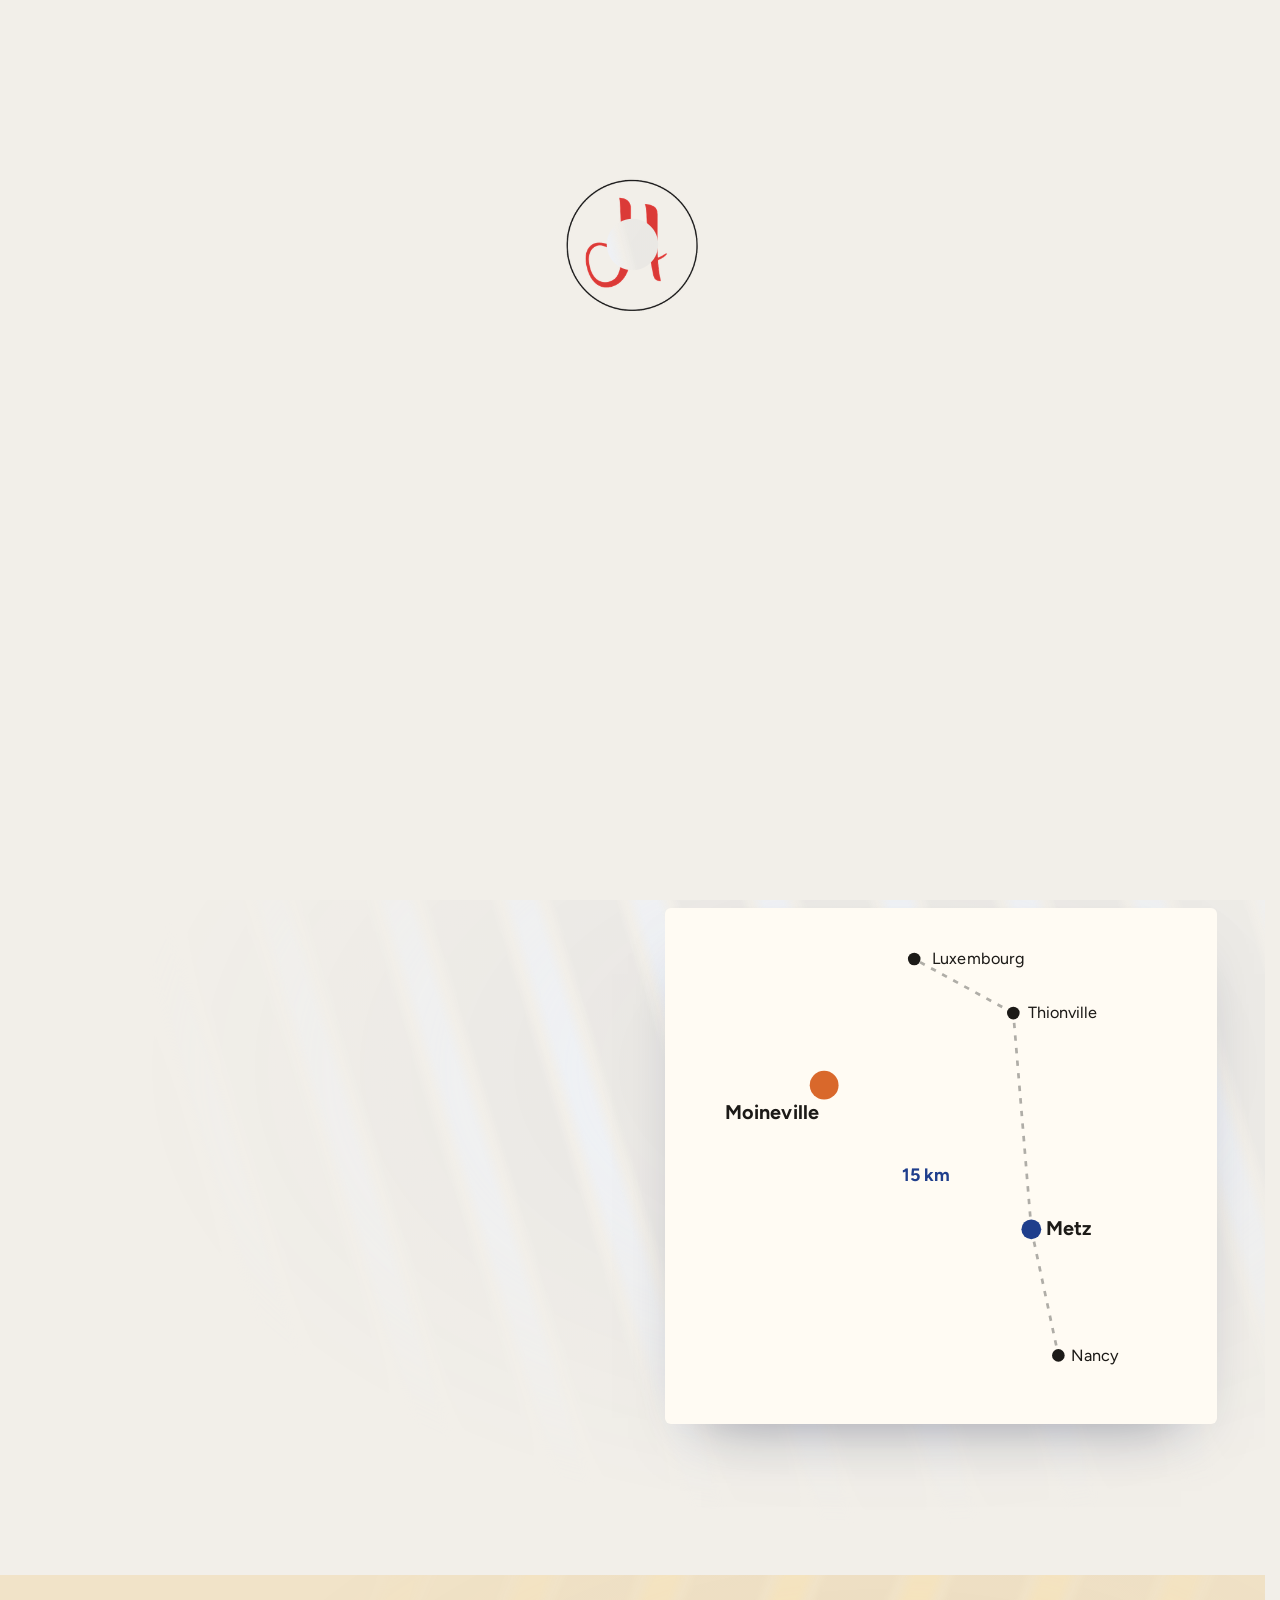
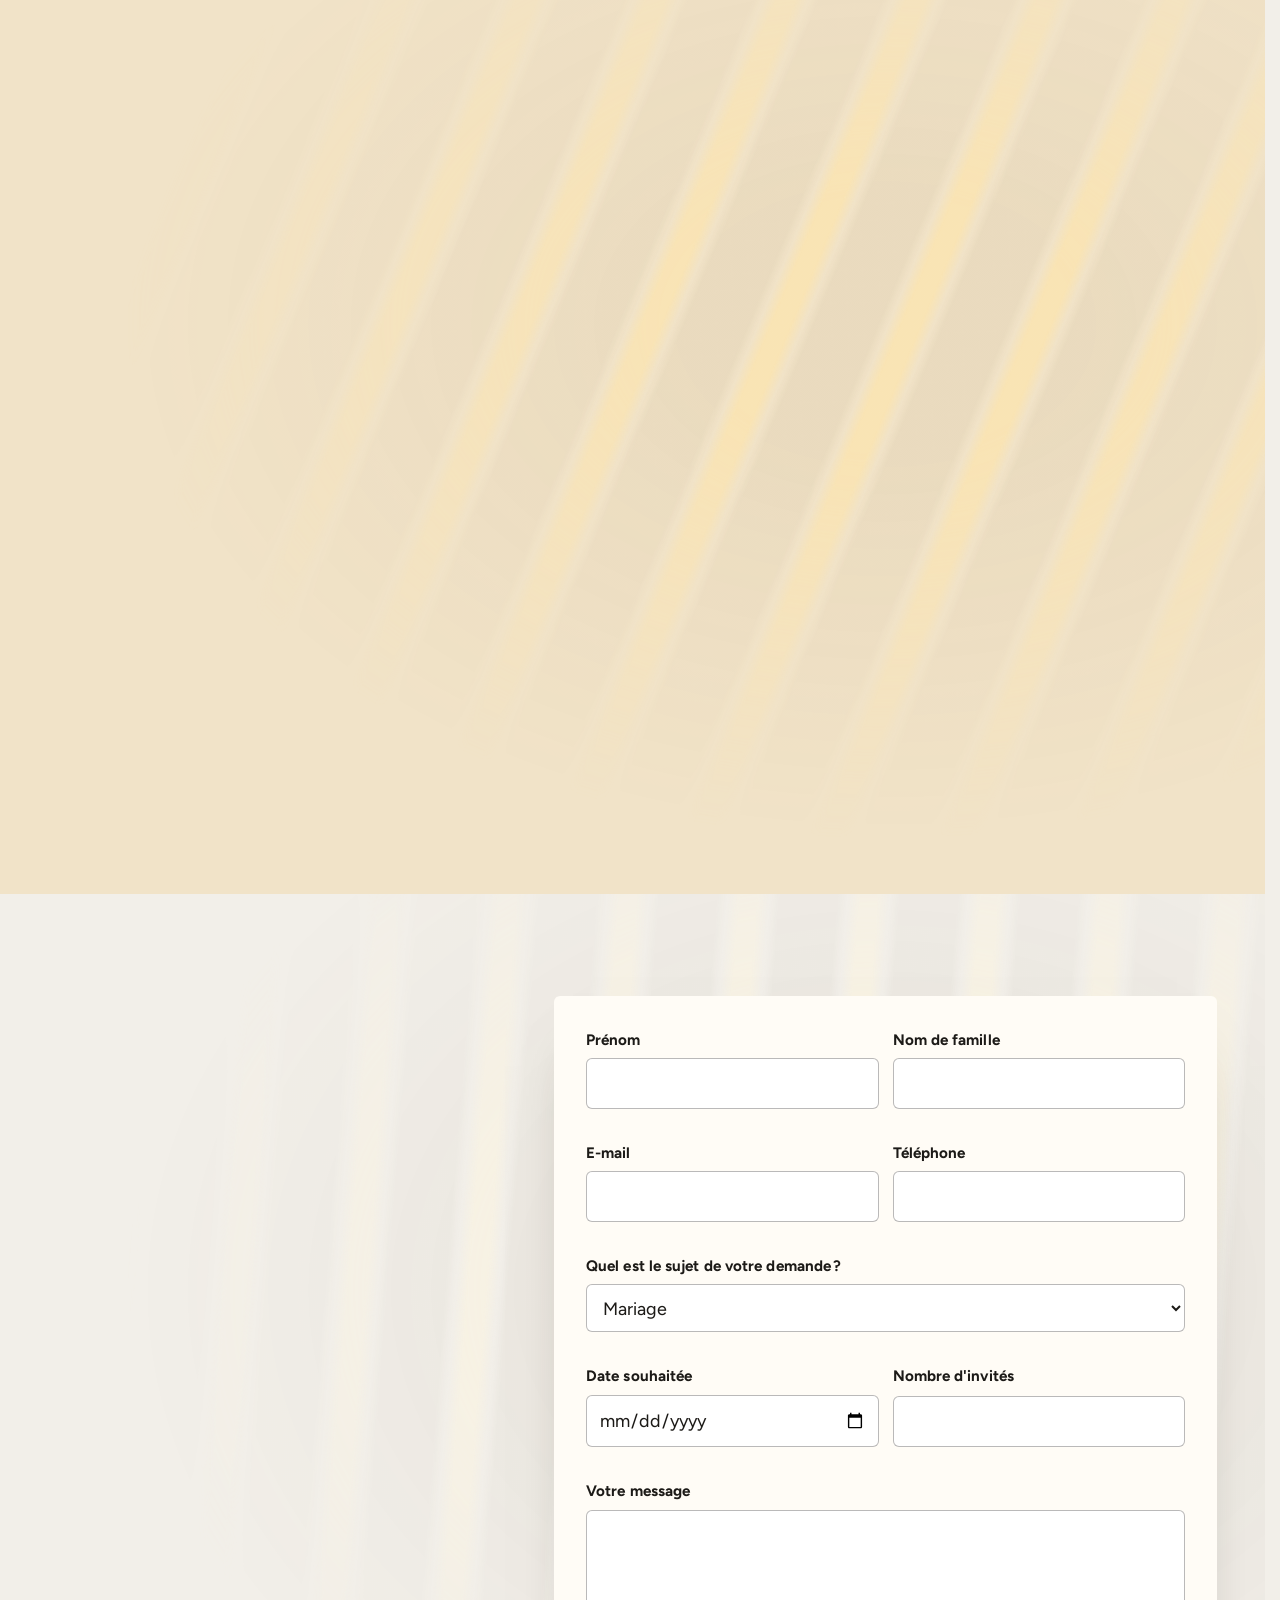
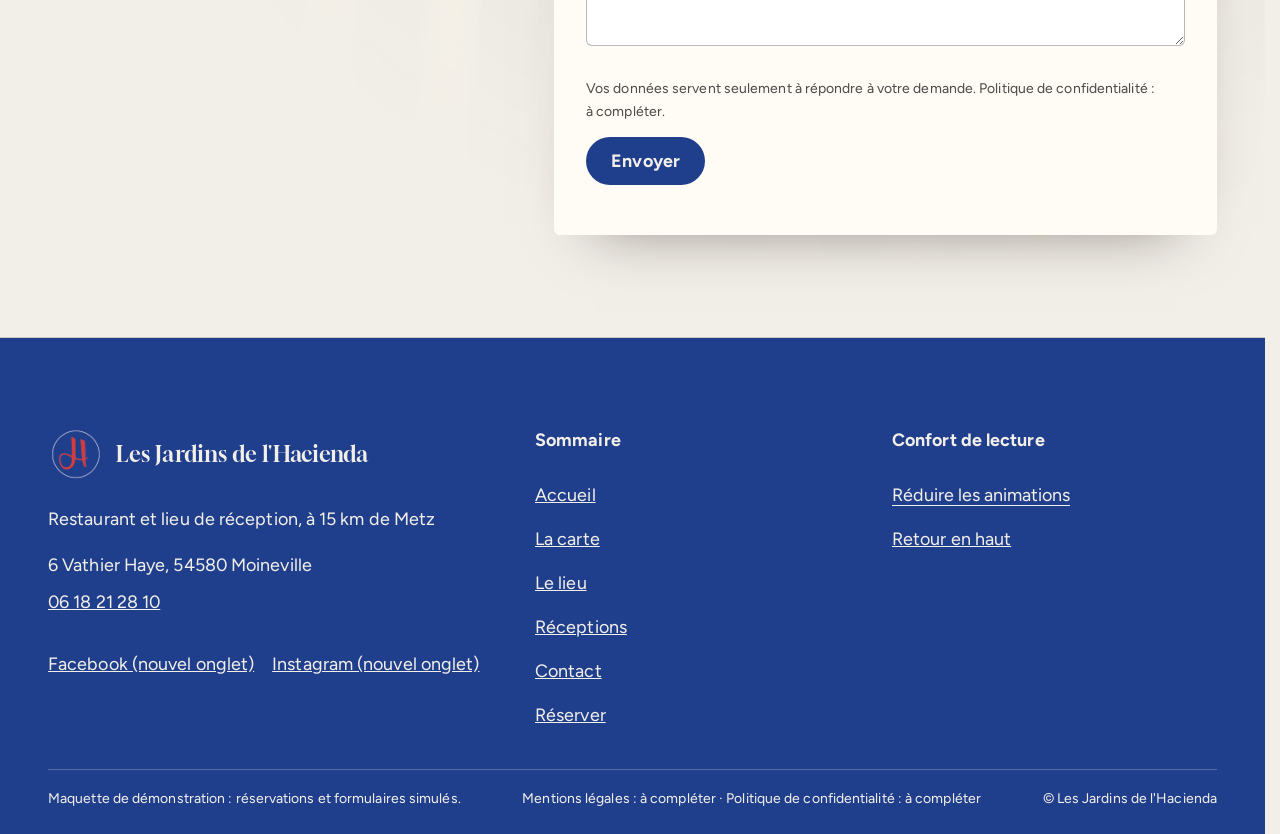
<file: contact.html>
<!doctype html>
<html lang="fr" data-v="1">
<head>
<meta charset="utf-8">
<meta name="viewport" content="width=device-width, initial-scale=1, viewport-fit=cover">
<title>Contact et accès : Les Jardins de l&#39;Hacienda, Moineville</title>
<meta name="description" content="6 Vathier Haye, 54580 Moineville, à 15 km de Metz. Téléphone 06 18 21 28 10. Informations pratiques et demande de réception.">
<meta name="robots" content="noindex, nofollow">
<link rel="canonical" href="https://jardins-hacienda-v2-maquette.vercel.app/contact">
<style>:root{--fond:#F2EFE9;--texte:#1C1A17;--voile-fond:#1F3E8C;--ouverture-fond:#F2EFE9;--menu-fond:#1F3E8C}:root { --entete-h: 72px; --barres-h: 0px; } html { background: var(--fond); color: var(--texte); scrollbar-gutter: stable; } body { margin: 0; background: var(--fond); } html.js:not(.calme):not(.secours):not([data-arrivee="retour"]) [data-anime] { opacity: 0; } html.js:not(.calme):not(.secours):not([data-arrivee="retour"]) [data-anime].vu { opacity: 1; } [data-voile] { position: fixed; inset: 0; z-index: 900; background: var(--voile-fond); transform: translateY(100%); visibility: hidden; pointer-events: none; } html[data-arrivee="voile"]:not(.voile-leve):not(.calme):not(.secours) [data-voile] { transform: none; visibility: visible; } html.calme [data-voile], html.secours [data-voile] { visibility: hidden !important; } .ouverture-panneau { position: fixed; inset: 0; z-index: 850; display: none; place-content: center; justify-items: center; background: var(--ouverture-fond, var(--voile-fond)); color: var(--fond); text-align: center; } html.js[data-arrivee="intro"]:not(.calme):not(.secours):not(.intro-finie) .ouverture-panneau { display: grid; } html.defilement-bloque, html.defilement-bloque body, html.js[data-arrivee="intro"]:not(.calme):not(.secours):not(.intro-finie), html.js[data-arrivee="intro"]:not(.calme):not(.secours):not(.intro-finie) body, html[data-arrivee="voile"]:not(.voile-leve):not(.calme):not(.secours), html[data-arrivee="voile"]:not(.voile-leve):not(.calme):not(.secours) body { overflow: hidden; } html.js[data-arrivee="intro"]:not(.calme):not(.secours):not(.intro-finie) { background-color: var(--ouverture-fond, var(--voile-fond)); } html[data-arrivee="voile"]:not(.voile-leve):not(.calme):not(.secours) { background-color: var(--voile-fond); }</style>
<script>(function () {
var d = document.documentElement, ss = null, ls = null;
try { ss = window.sessionStorage; ls = window.localStorage; } catch (e) {}
d.classList.add('js');
var calme = false;
try { calme = !!ls && ls.getItem('socle:calme') === 'oui'; } catch (e) {}
if (!calme && window.matchMedia && matchMedia('(prefers-reduced-motion: reduce)').matches) calme = true;
if (calme) d.classList.add('calme');
var nav = performance.getEntriesByType ? performance.getEntriesByType('navigation')[0] : null;
var type = nav ? nav.type : 'navigate';
var depart = null;
try { depart = JSON.parse(ss.getItem('socle:depart') || 'null'); ss.removeItem('socle:depart'); } catch (e) {}
if (depart && !(Date.now() - depart.t < 15000)) depart = null;
var retourSection = false;
try { retourSection = !!ss.getItem('socle:calme-retour'); } catch (e) {}
var mode = type === 'back_forward' || retourSection ? 'retour' : type === 'reload' ? 'intro' : depart ? 'voile' : 'intro';
d.setAttribute('data-arrivee', mode);
if (mode === 'voile' && depart.couleur) d.style.setProperty('--voile-fond', depart.couleur);
if (type === 'reload' && 'scrollRestoration' in history) {
if (!retourSection) history.scrollRestoration = 'manual';
}
try {
var choisie = ls && ls.getItem('socle:langue');
var langue = (d.lang || '').slice(0, 2);
if (choisie && choisie !== langue && type === 'navigate' && !depart) {
var alt = document.querySelector('link[rel="alternate"][hreflang="' + choisie + '"]');
if (alt) location.replace(new URL(alt.href).pathname + location.search + location.hash);
}
} catch (e) {}
setTimeout(function () { if (!d.classList.contains('demarre')) d.classList.add('secours'); }, 2000);
})();</script>
<script>try{var hh=+new Intl.DateTimeFormat('fr-FR',{timeZone:'Europe/Paris',hour:'numeric',hourCycle:'h23'}).format(new Date());if(hh>=18||hh<7)document.documentElement.setAttribute('data-moment','soir')}catch(e){}</script>
<link rel="preload" href="/assets/fonts/gloock.woff2" as="font" type="font/woff2" crossorigin>
<link rel="preload" href="/assets/fonts/figtree.woff2" as="font" type="font/woff2" crossorigin>
<link rel="stylesheet" href="/assets/css/socle.css?v=1">
<link rel="stylesheet" href="/assets/css/modules.css?v=1">
<link rel="stylesheet" href="/assets/css/site.css?v=1">
<link rel="modulepreload" href="/assets/js/site.js?v=1">
<link rel="modulepreload" href="/assets/js/socle/index.js?v=1">
<script src="/assets/vendor/gsap.min.js" defer></script>
<script src="/assets/vendor/ScrollTrigger.min.js" defer></script>
<script src="/assets/vendor/SplitText.min.js" defer></script>
<script type="module" src="/assets/js/site.js?v=1"></script>
<meta name="theme-color" content="#F2EFE9">
<link rel="icon" href="/assets/images/favicon.png" type="image/png">
<link rel="apple-touch-icon" href="/assets/images/apple-touch-icon.png">
<meta property="og:type" content="website">
<meta property="og:site_name" content="Les Jardins de l&#39;Hacienda">
<meta property="og:locale" content="fr_FR">
<meta property="og:title" content="Contact et accès : Les Jardins de l&#39;Hacienda, Moineville">
<meta property="og:description" content="6 Vathier Haye, 54580 Moineville, à 15 km de Metz. Téléphone 06 18 21 28 10. Informations pratiques et demande de réception.">
<meta property="og:url" content="https://jardins-hacienda-v2-maquette.vercel.app/contact">
<meta property="og:image" content="https://jardins-hacienda-v2-maquette.vercel.app/assets/partage/contact-fr.jpg">
<meta property="og:image:width" content="1200">
<meta property="og:image:height" content="630">
<meta property="og:image:alt" content="L&#39;enseigne des Jardins de l&#39;Hacienda">
<meta name="twitter:card" content="summary_large_image">
<script type="application/ld+json">{"@context":"https://schema.org","@type":"Restaurant","name":"Les Jardins de l'Hacienda","description":"Restaurant traditionnel et lieu de réception avec terrasse et piscine, à Moineville, près de Metz.","telephone":"+33 6 18 21 28 10","address":{"@type":"PostalAddress","streetAddress":"6 Vathier Haye","postalCode":"54580","addressLocality":"Moineville","addressCountry":"FR"},"servesCuisine":"Cuisine traditionnelle de saison","acceptsReservations":true,"sameAs":["https://www.facebook.com/lesjardinsdelhacienda54","https://www.instagram.com/lesjardinsdel.hacienda/"]}</script>
</head>
<body id="haut">
<div data-voile data-forme="persienne" aria-hidden="true"><div class="voile-contenu"><img src="/assets/images/logo-h-clair.png" alt="" width="64" height="64"><span data-voile-libelle>Contact</span></div></div>
<div class="ouverture-panneau" data-ouverture aria-hidden="true">
  <img class="ouverture-logo" src="/assets/images/logo-h.png" alt="" width="96" height="96" data-ouverture-objet>
  <p class="ouverture-nom">Les Jardins de l&#39;Hacienda</p>
  <span class="ouverture-trait"></span>
  <p class="ouverture-ligne">Restaurant &amp; réceptions · Moineville</p>
</div>
<a class="evitement" href="#contenu">Aller au contenu</a>
<header data-entete>
  <div class="entete-rangee">
    <a class="entete-logo" href="/" data-libelle="Accueil">
      <img src="/assets/images/logo-h.png" alt="" width="40" height="40"><span>Les Jardins de l&#39;Hacienda</span>
    </a>
    <nav data-nav aria-label="Navigation principale">
      <ul><li><a href="/la-carte" data-libelle="La carte">La carte</a></li><li><a href="/le-lieu" data-libelle="Le lieu">Le lieu</a></li><li><a href="/receptions" data-libelle="Réceptions">Réceptions</a></li><li><a href="/contact" data-libelle="Contact" aria-current="page">Contact</a></li></ul>
    </nav>
    <div class="entete-actions">
      <a class="bouton" href="/reserver" data-libelle="Réserver">Réserver</a>
      <button type="button" data-menu-bouton aria-controls="menu" aria-expanded="false" data-libelle-ouvrir="Menu" data-libelle-fermer="Fermer"><span data-libelle-bouton>Menu</span></button>
      <a class="menu-sansjs" href="#menu" data-menu-lien>Menu</a>
    </div>
  </div>
</header>
<script>/* Avant le premier affichage : rangées de la navigation (même règle que ajusterNav dans assets/js/socle/entete.js)
   et hauteur réelle de l'en-tête, pour que rien ne saute quand le JavaScript du site prend la main. */
(function () {
  var h = document.documentElement, u = document.querySelector('[data-nav] ul'), e = document.querySelector('[data-entete]');
  if (u) {
    var deborde = function () { return u.scrollWidth > u.clientWidth + 1; }, c = deborde();
    if (c && window.matchMedia('(min-width: 900px)').matches) {
      h.classList.add('nav-deux-rangees'); c = deborde();
      if (c) { h.classList.add('nav-deux-lignes'); var a = u.querySelector('a'); c = !a || u.getBoundingClientRect().height > a.getBoundingClientRect().height * 2.5; }
      if (c) h.classList.remove('nav-deux-rangees', 'nav-deux-lignes');
    }
    if (c) h.classList.add('nav-compacte');
  }
  if (e) h.style.setProperty('--entete-h', Math.round(e.getBoundingClientRect().height) + 'px');
})();</script>
<span id="menu-ferme" aria-hidden="true"></span>
<div id="menu" data-menu role="dialog" aria-modal="true" aria-label="Menu">
  <p class="menu-sansjs-fermer"><a href="#menu-ferme">Fermer</a></p>
  <ul><li style="--i:0"><a href="/" class="menu-lien" data-libelle="Accueil">Accueil</a></li><li style="--i:1"><a href="/la-carte" class="menu-lien" data-libelle="La carte">La carte</a></li><li style="--i:2"><a href="/le-lieu" class="menu-lien" data-libelle="Le lieu">Le lieu</a></li><li style="--i:3"><a href="/receptions" class="menu-lien" data-libelle="Réceptions">Réceptions</a></li><li style="--i:4"><a href="/contact" class="menu-lien" data-libelle="Contact" aria-current="page">Contact</a></li><li style="--i:5"><a href="/reserver" class="menu-lien" data-libelle="Réserver">Réserver</a></li></ul>
  <p><a class="bouton" href="tel:+33618212810">Appeler 06 18 21 28 10</a></p>
  <p><button type="button" class="lien" data-calme-bascule data-libelle-reduire="Réduire les animations" data-libelle-retablir="Rétablir les animations" data-libelle-systeme="Animations réduites par le réglage de votre appareil"><span data-libelle-bouton>Réduire les animations</span></button></p>
</div>
<main id="contenu" tabindex="-1">
<section class="contact-ouv page-ouv lumiere" id="debut" data-ambiance="matin">
  <div class="rais" aria-hidden="true" data-grille="fil" data-effet="rais" data-audit-ignorer><span class="rais-bandes"></span></div>
  <div class="conteneur contact-ouv-texte" data-iris-centre>
    <p class="surtitre" data-anime="gsap">Contact et accès</p>
    <h1 class="titre-page titre-tel" data-grille="typo" data-effet="pochoir"><a href="tel:+33618212810" class="pochoir-texte" data-action-principale>06 18 21 28 10</a></h1>
    <p class="masque-ecran-tres-bas" data-anime="gsap">Pour réserver, préparer une réception ou poser une question.</p>
    <p class="contact-ouv-ligne" data-anime="gsap"><span class="texte-cle" data-info-cle>6 Vathier Haye, 54580 Moineville</span> <a href="/reserver" class="bouton" data-libelle="Réserver">Réserver en ligne</a> <a class="bouton bouton--contour" href="https://www.google.com/maps/dir/?api=1&amp;destination=6+Vathier+Haye+54580+Moineville" target="_blank" rel="noopener">Itinéraire (nouvel onglet)</a></p>
  </div>
  <figure class="media contact-bandeau" data-fx="parallaxe" data-fx-force="8" style="--cadrage:50% 70%">
  <picture><source media="(max-width: 760px) and (orientation: portrait)" srcset="/assets/images/enseigne-mobile-640.webp 640w, /assets/images/enseigne-mobile-1080.webp 1080w" sizes="100vw">
    <img src="/assets/images/enseigne-1280.webp" srcset="/assets/images/enseigne-640.webp 640w, /assets/images/enseigne-1280.webp 1280w, /assets/images/enseigne-1920.webp 1920w" sizes="100vw" alt="L&#39;enseigne des Jardins de l&#39;Hacienda sur le ciel bleu" width="1280" height="720" fetchpriority="high" loading="eager" decoding="async">
  </picture>
</figure>
</section>
<section class="contact-trajet lumiere" id="acces" data-ambiance="matin">
  <div class="rais" aria-hidden="true" data-grille="fil" data-effet="rais" data-audit-ignorer><span class="rais-bandes"></span></div>
  <div class="conteneur contact-trajet-grille">
    <div>
      <h2 data-anime="lignes">Le chemin</h2>
      <p data-anime>En pleine nature, à 15 km de Metz, à portée de Nancy, de Thionville et du Luxembourg.</p>
      <p class="venir-adresse" data-anime><strong>6 Vathier Haye, 54580 Moineville</strong><br><a href="tel:+33618212810">06 18 21 28 10</a></p>
      <figure class="media contact-enseigne" data-anime="rideau" style="--cadrage:48% 47%">
  <picture>
    <img src="/assets/images/fresque-784.webp" srcset="/assets/images/fresque-480.webp 480w, /assets/images/fresque-640.webp 640w, /assets/images/fresque-784.webp 784w" sizes="(max-width: 760px) 92vw, 40vw" alt="Le H de l&#39;Hacienda peint au milieu de fleurs tropicales" width="784" height="1176" loading="lazy" decoding="async">
  </picture>
</figure>
    </div>
    <figure class="venir-plan contact-plan" data-visuel>
      <svg viewBox="0 0 560 520" role="img" aria-label="Plan schématique : Moineville, à 15 km de Metz" data-fx="trace">
        <path data-fx-trait d="M380 330 C 330 300, 300 260, 260 230 S 190 190, 150 170" fill="none" stroke="#1F3E8C" stroke-width="5" stroke-linecap="round"/>
        <path data-fx-trait d="M380 330 L 410 470" fill="none" stroke="#1C1A17" stroke-opacity=".35" stroke-width="3" stroke-dasharray="6 8"/>
        <path data-fx-trait d="M380 330 L 360 90" fill="none" stroke="#1C1A17" stroke-opacity=".35" stroke-width="3" stroke-dasharray="6 8"/>
        <path data-fx-trait d="M360 90 L 250 30" fill="none" stroke="#1C1A17" stroke-opacity=".35" stroke-width="3" stroke-dasharray="6 8"/>
        <circle cx="380" cy="330" r="11" fill="#1F3E8C"/><circle cx="150" cy="170" r="16" fill="#D9682B"/>
        <circle cx="410" cy="470" r="7" fill="#1C1A17"/><circle cx="360" cy="90" r="7" fill="#1C1A17"/><circle cx="250" cy="30" r="7" fill="#1C1A17"/>
        <text x="396" y="336" font-size="22" fill="currentColor" font-weight="700">Metz</text>
        <text x="40" y="208" font-size="22" fill="currentColor" font-weight="700">Moineville</text>
        <text x="236" y="276" font-size="20" fill="#1F3E8C" font-weight="700">15 km</text>
        <text x="424" y="476" font-size="18" fill="currentColor">Nancy</text>
        <text x="376" y="96" font-size="18" fill="currentColor">Thionville</text>
        <text x="270" y="36" font-size="18" fill="currentColor">Luxembourg</text>
      </svg>
    </figure>
  </div>
</section>
<section class="contact-infos lumiere" id="infos" data-ambiance="apres-midi">
  <div class="rais" aria-hidden="true" data-grille="fil" data-effet="rais" data-audit-ignorer><span class="rais-bandes"></span></div>
  <div class="conteneur">
    <h2 data-anime="lignes">Bon à savoir</h2>
    <figure class="media contact-photo" data-anime="rideau" style="--cadrage:48% 58%">
  <picture>
    <img src="/assets/images/paillote-784.webp" srcset="/assets/images/paillote-480.webp 480w, /assets/images/paillote-640.webp 640w, /assets/images/paillote-784.webp 784w" sizes="220px" alt="Une paillote, ses tables blanches et son gazon" width="784" height="1176" loading="lazy" decoding="async">
  </picture>
</figure>
    <ul class="infos" data-anime="cascade">
      <li class="info"><h3>Journées festives</h3><p>De juin à septembre, du mardi au jeudi, de 12 h à 19 h. Service du midi jusqu&#39;à 14 h 30, puis piscine et extérieurs jusqu&#39;à 19 h.</p></li><li class="info"><h3>Bar seul</h3><p>Accès dès 15 h 30, selon les places, avec un droit d&#39;entrée. Tenue correcte exigée ; la maison se réserve le droit d&#39;entrée.</p></li><li class="info"><h3>Piscine</h3><p>Vestiaires et douches avant la baignade.</p></li><li class="info"><h3>Le Grand Buffet</h3><p>Le dimanche, de 12 h à 18 h : buffet servi de 13 h à 15 h 30, piscine dès 14 h 30.</p></li>
      <li class="info info--horaires"><h3>Horaires</h3><p>Les jours et heures d&#39;ouverture vous sont donnés au téléphone et à la réservation.</p></li>
    </ul>
  </div>
</section>
<section class="contact-form lumiere" id="ecrire" data-ambiance="midi">
  <div class="rais" aria-hidden="true" data-grille="fil" data-effet="rais" data-audit-ignorer><span class="rais-bandes"></span></div>
  <div class="conteneur rec-demande-grille">
    <div>
      <h2 data-anime="lignes">Écrivez-nous</h2>
      <p data-anime>Mariage, baptême, anniversaire, pot de départ, séminaire : la maison vous rappelle.</p>
      <p data-anime>Les suggestions du chef et les soirées sont aussi annoncées sur Facebook et Instagram.</p>
      <figure class="media contact-photo" data-anime="rideau" style="--cadrage:48% 57%">
  <picture>
    <img src="/assets/images/table-fleurs-1600.webp" srcset="/assets/images/table-fleurs-480.webp 480w, /assets/images/table-fleurs-640.webp 640w, /assets/images/table-fleurs-1600.webp 1600w" sizes="220px" alt="Verres et fleurs rouges sur une table de fête" width="1600" height="1066" loading="lazy" decoding="async">
  </picture>
</figure>
      <p class="pied-reseaux contact-reseaux" data-anime><a href="https://www.facebook.com/lesjardinsdelhacienda54" target="_blank" rel="noopener">Facebook (nouvel onglet)</a> <a href="https://www.instagram.com/lesjardinsdel.hacienda/" target="_blank" rel="noopener">Instagram (nouvel onglet)</a></p>
    </div>
    <form class="formulaire" id="contact-form" data-formulaire action="#" novalidate>
  <div class="formulaire-ligne">
    <div class="champ"><label for="contact-prenom">Prénom</label><input id="contact-prenom" name="prenom" autocomplete="given-name" required></div>
    <div class="champ"><label for="contact-nom">Nom de famille</label><input id="contact-nom" name="nom" autocomplete="family-name" required></div>
  </div>
  <div class="formulaire-ligne">
    <div class="champ"><label for="contact-email">E-mail</label><input id="contact-email" name="email" type="email" autocomplete="email" required></div>
    <div class="champ"><label for="contact-tel">Téléphone</label><input id="contact-tel" name="telephone" type="tel" autocomplete="tel" required></div>
  </div>
  <div class="champ"><label for="contact-sujet">Quel est le sujet de votre demande ?</label><select id="contact-sujet" name="sujet"><option value="mariage">Mariage</option><option value="bapteme">Baptême</option><option value="anniversaire">Anniversaire</option><option value="depart">Pot de départ</option><option value="seminaire">Séminaire</option><option value="autre">Autre demande</option></select></div>
  <div class="formulaire-ligne">
    <div class="champ"><label for="contact-date">Date souhaitée</label><input id="contact-date" name="date" type="date"></div>
    <div class="champ"><label for="contact-invites">Nombre d&#39;invités</label><input id="contact-invites" name="invites" type="number" min="1" inputmode="numeric"></div>
  </div>
  <div class="champ"><label for="contact-message">Votre message</label><textarea id="contact-message" name="message" rows="4"></textarea></div>
  <p class="formulaire-mention">Vos données servent seulement à répondre à votre demande. Politique de confidentialité : à compléter.</p>
  <p><button type="submit" class="bouton">Envoyer</button></p>
  <p class="formulaire-envoye" data-message-envoi tabindex="-1" hidden></p>
</form>
  </div>
</section>
</main>
<footer class="pied" id="pied">
  <div class="conteneur pied-grille">
    <div>
      <p class="pied-marque"><img src="/assets/images/logo-h-clair.png" alt="" width="56" height="56"><strong>Les Jardins de l&#39;Hacienda</strong></p>
      <p>Restaurant et lieu de réception, à 15 km de Metz</p>
      <p>6 Vathier Haye, 54580 Moineville<br><a href="tel:+33618212810">06 18 21 28 10</a></p>
      <p class="pied-reseaux"><a href="https://www.facebook.com/lesjardinsdelhacienda54" target="_blank" rel="noopener">Facebook (nouvel onglet)</a> <a href="https://www.instagram.com/lesjardinsdel.hacienda/" target="_blank" rel="noopener">Instagram (nouvel onglet)</a></p>
    </div>
    <nav aria-label="Sommaire">
      <p><strong>Sommaire</strong></p>
      <ul><li><a href="/" data-libelle="Accueil">Accueil</a></li><li><a href="/la-carte" data-libelle="La carte">La carte</a></li><li><a href="/le-lieu" data-libelle="Le lieu">Le lieu</a></li><li><a href="/receptions" data-libelle="Réceptions">Réceptions</a></li><li><a href="/contact" data-libelle="Contact" aria-current="page">Contact</a></li><li><a href="/reserver" data-libelle="Réserver">Réserver</a></li></ul>
    </nav>
    <div>
      <p><strong>Confort de lecture</strong></p>
      <ul>
        <li><button type="button" class="lien" data-calme-bascule data-libelle-reduire="Réduire les animations" data-libelle-retablir="Rétablir les animations" data-libelle-systeme="Animations réduites par le réglage de votre appareil"><span data-libelle-bouton>Réduire les animations</span></button></li>
        <li><a href="#haut" data-sans-transition>Retour en haut</a></li>
      </ul>
    </div>
  </div>
  <div class="conteneur pied-bas"><p>Maquette de démonstration : réservations et formulaires simulés.</p><p>Mentions légales : à compléter · Politique de confidentialité : à compléter</p><p>© Les Jardins de l&#39;Hacienda</p></div>
</footer>
<div data-barre-fixe>
  <a class="bouton bouton--contour" href="tel:+33618212810">Appeler</a>
  <a class="bouton" href="/reserver" data-libelle="Réserver">Réserver</a>
</div>
</body>
</html>
</file>
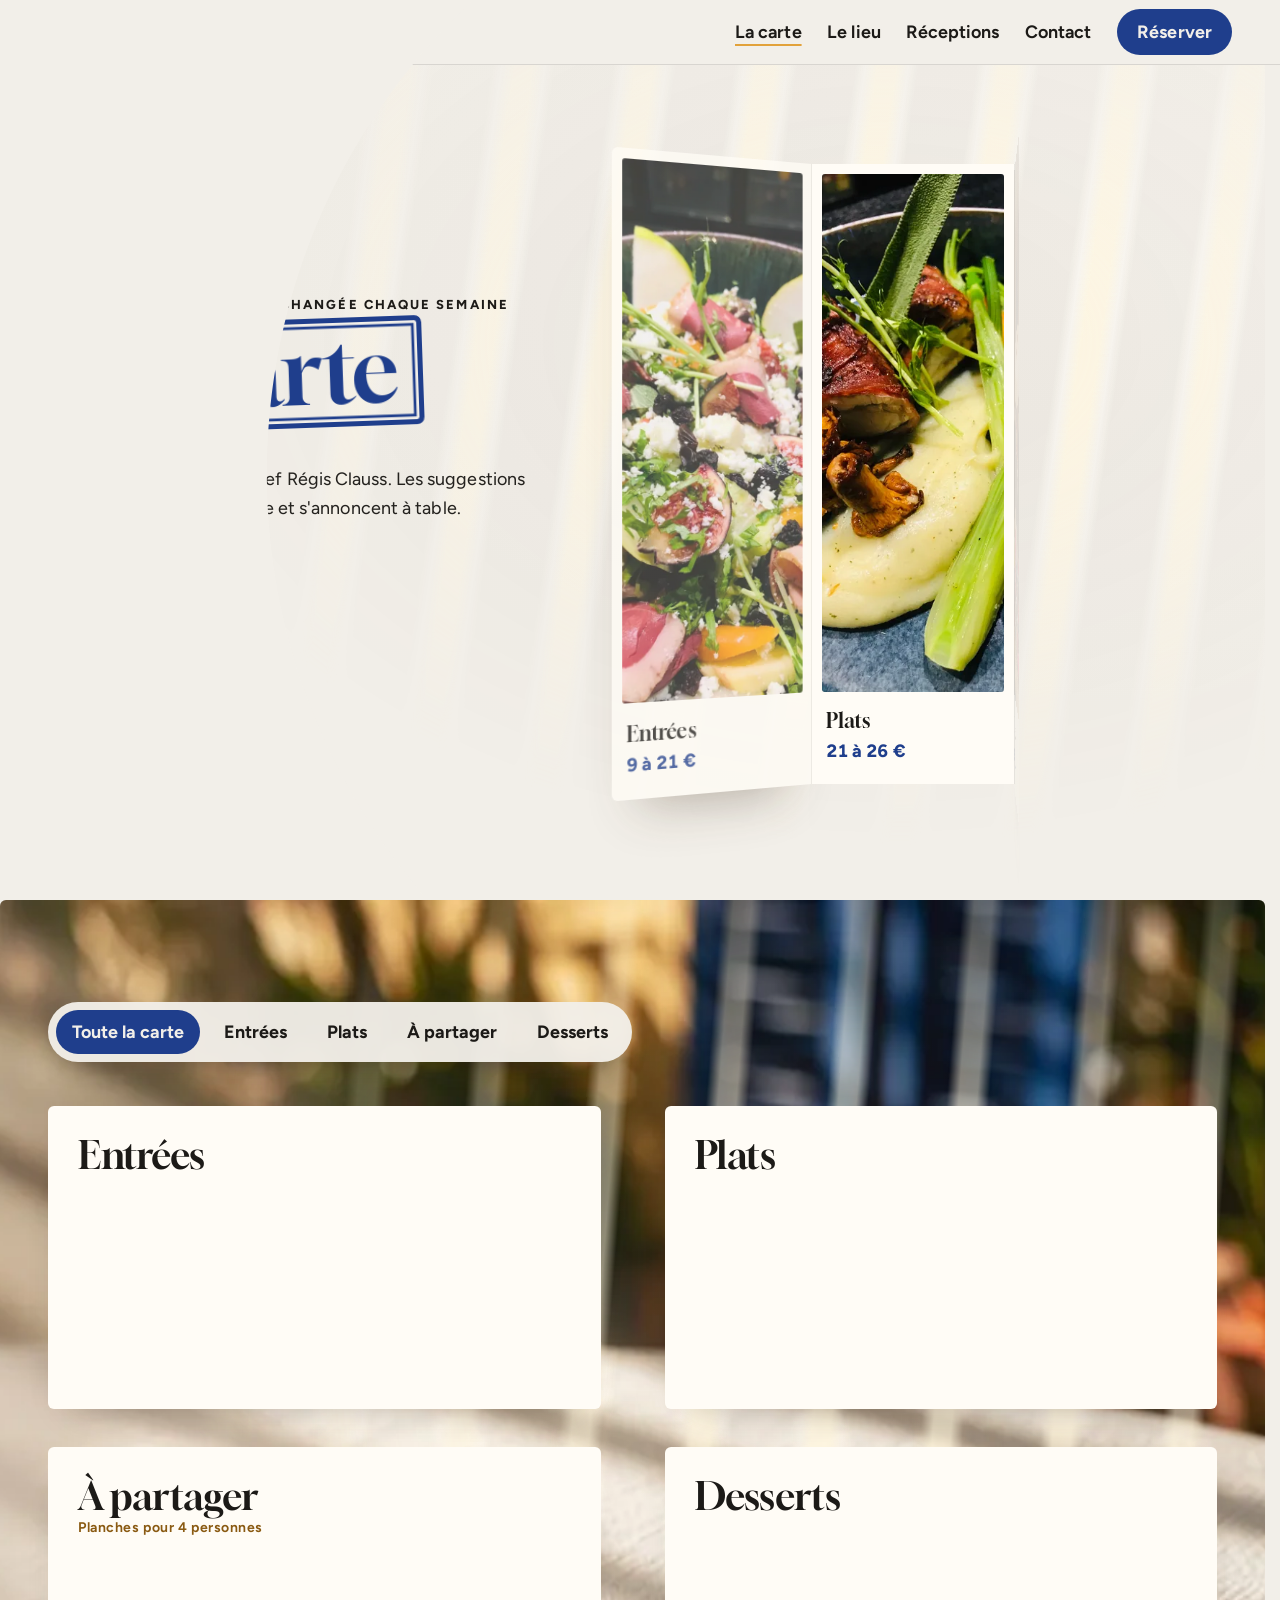
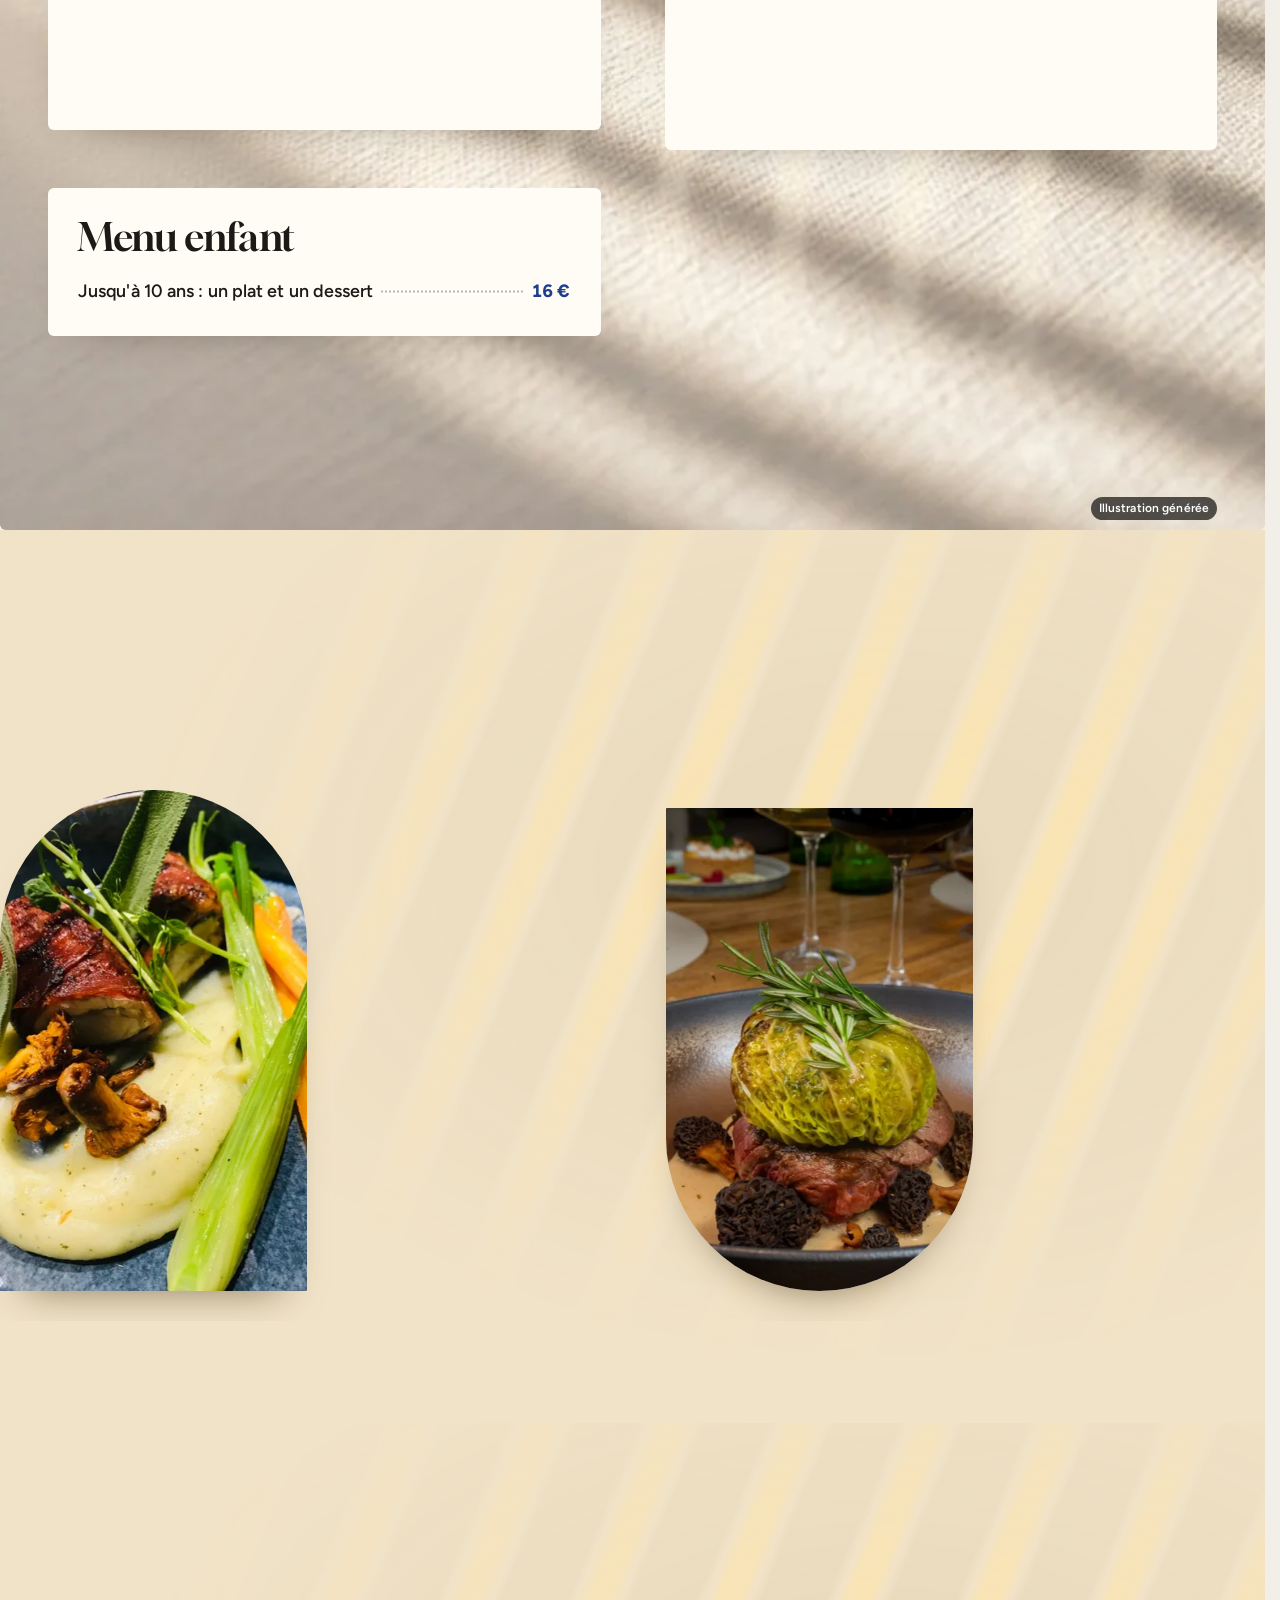
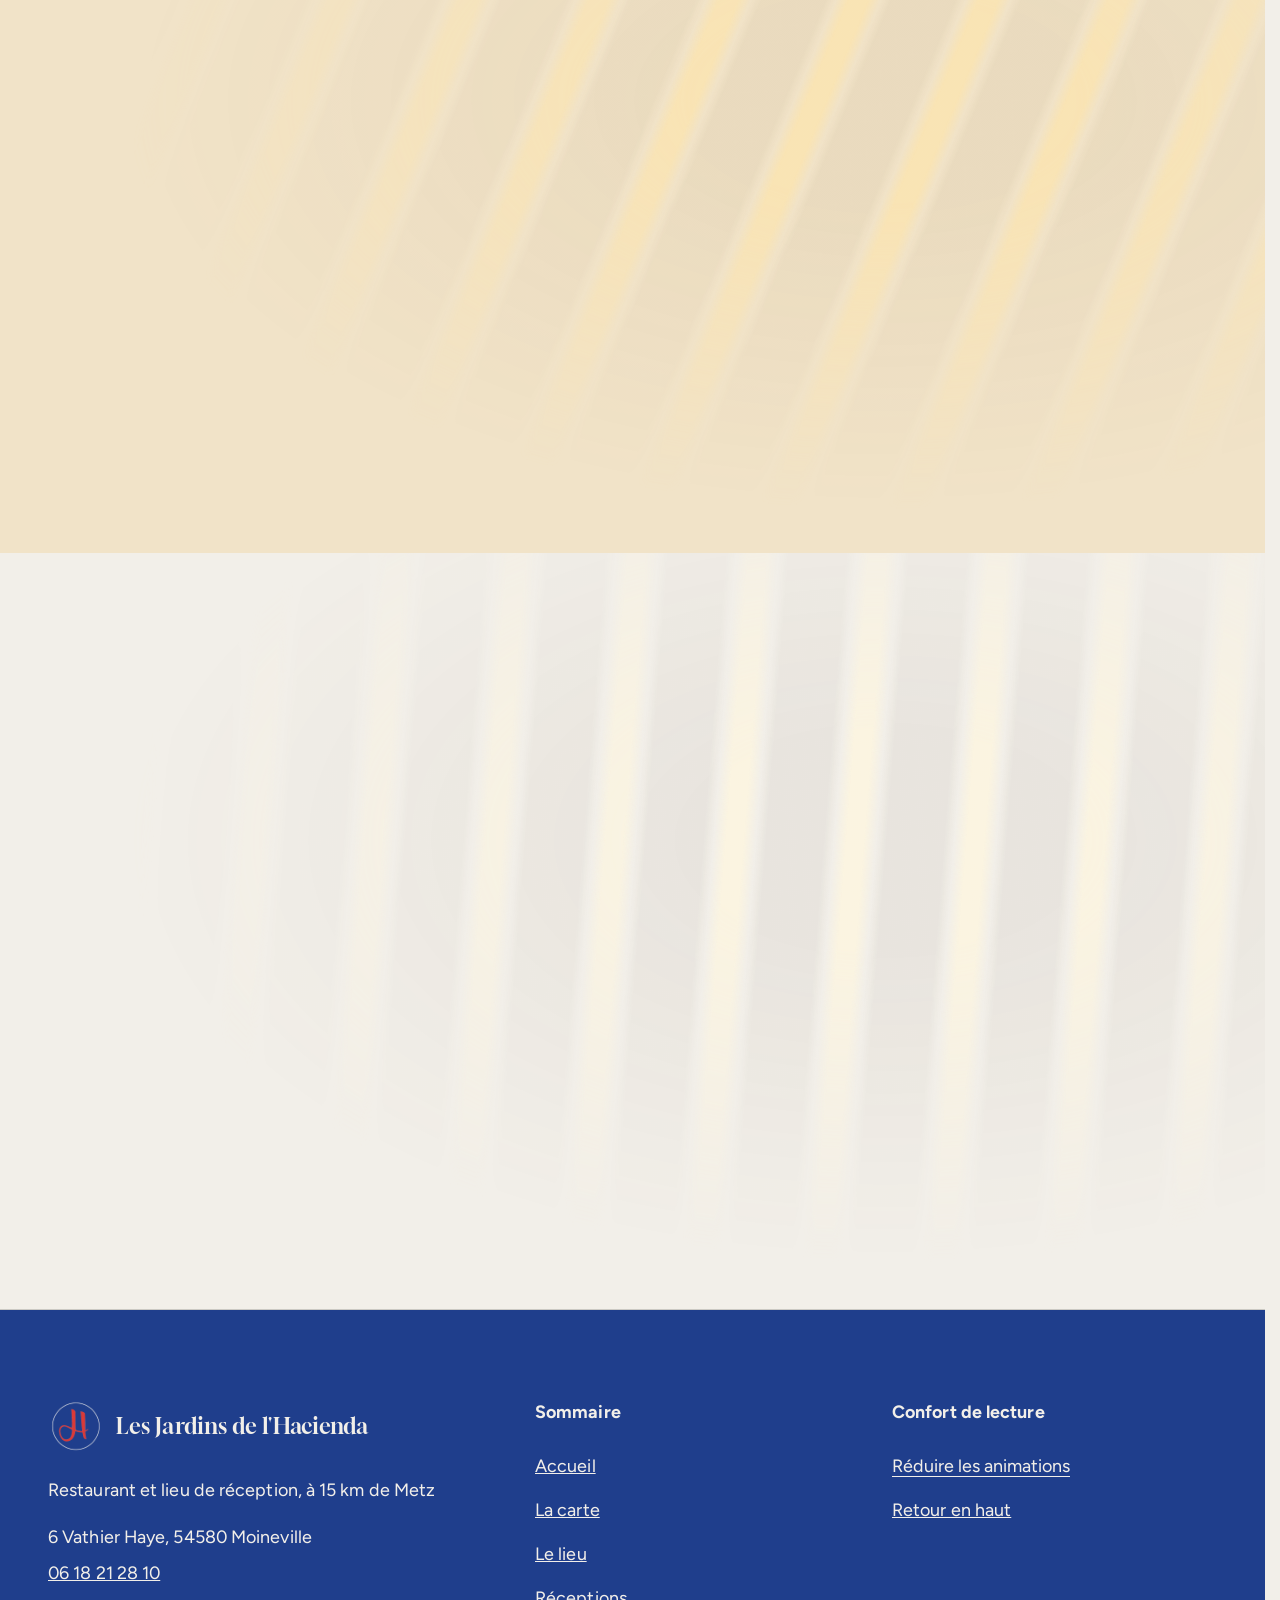
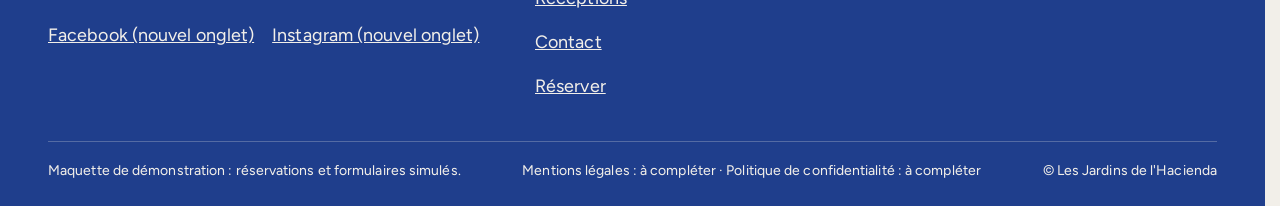
<file: la-carte.html>
<!doctype html>
<html lang="fr" data-v="1">
<head>
<meta charset="utf-8">
<meta name="viewport" content="width=device-width, initial-scale=1, viewport-fit=cover">
<title>La carte : Les Jardins de l&#39;Hacienda</title>
<meta name="description" content="La carte du chef Régis Clauss : entrées, plats, planches à partager et desserts, avec leurs prix. Menu enfant à 16 €.">
<meta name="robots" content="noindex, nofollow">
<link rel="canonical" href="https://jardins-hacienda-v2-maquette.vercel.app/la-carte">
<style>:root{--fond:#F2EFE9;--texte:#1C1A17;--voile-fond:#1F3E8C;--ouverture-fond:#F2EFE9;--menu-fond:#1F3E8C}:root { --entete-h: 72px; --barres-h: 0px; } html { background: var(--fond); color: var(--texte); scrollbar-gutter: stable; } body { margin: 0; background: var(--fond); } html.js:not(.calme):not(.secours):not([data-arrivee="retour"]) [data-anime] { opacity: 0; } html.js:not(.calme):not(.secours):not([data-arrivee="retour"]) [data-anime].vu { opacity: 1; } [data-voile] { position: fixed; inset: 0; z-index: 900; background: var(--voile-fond); transform: translateY(100%); visibility: hidden; pointer-events: none; } html[data-arrivee="voile"]:not(.voile-leve):not(.calme):not(.secours) [data-voile] { transform: none; visibility: visible; } html.calme [data-voile], html.secours [data-voile] { visibility: hidden !important; } .ouverture-panneau { position: fixed; inset: 0; z-index: 850; display: none; place-content: center; justify-items: center; background: var(--ouverture-fond, var(--voile-fond)); color: var(--fond); text-align: center; } html.js[data-arrivee="intro"]:not(.calme):not(.secours):not(.intro-finie) .ouverture-panneau { display: grid; } html.defilement-bloque, html.defilement-bloque body, html.js[data-arrivee="intro"]:not(.calme):not(.secours):not(.intro-finie), html.js[data-arrivee="intro"]:not(.calme):not(.secours):not(.intro-finie) body, html[data-arrivee="voile"]:not(.voile-leve):not(.calme):not(.secours), html[data-arrivee="voile"]:not(.voile-leve):not(.calme):not(.secours) body { overflow: hidden; } html.js[data-arrivee="intro"]:not(.calme):not(.secours):not(.intro-finie) { background-color: var(--ouverture-fond, var(--voile-fond)); } html[data-arrivee="voile"]:not(.voile-leve):not(.calme):not(.secours) { background-color: var(--voile-fond); }</style>
<script>(function () {
var d = document.documentElement, ss = null, ls = null;
try { ss = window.sessionStorage; ls = window.localStorage; } catch (e) {}
d.classList.add('js');
var calme = false;
try { calme = !!ls && ls.getItem('socle:calme') === 'oui'; } catch (e) {}
if (!calme && window.matchMedia && matchMedia('(prefers-reduced-motion: reduce)').matches) calme = true;
if (calme) d.classList.add('calme');
var nav = performance.getEntriesByType ? performance.getEntriesByType('navigation')[0] : null;
var type = nav ? nav.type : 'navigate';
var depart = null;
try { depart = JSON.parse(ss.getItem('socle:depart') || 'null'); ss.removeItem('socle:depart'); } catch (e) {}
if (depart && !(Date.now() - depart.t < 15000)) depart = null;
var retourSection = false;
try { retourSection = !!ss.getItem('socle:calme-retour'); } catch (e) {}
var mode = type === 'back_forward' || retourSection ? 'retour' : type === 'reload' ? 'intro' : depart ? 'voile' : 'intro';
d.setAttribute('data-arrivee', mode);
if (mode === 'voile' && depart.couleur) d.style.setProperty('--voile-fond', depart.couleur);
if (type === 'reload' && 'scrollRestoration' in history) {
if (!retourSection) history.scrollRestoration = 'manual';
}
try {
var choisie = ls && ls.getItem('socle:langue');
var langue = (d.lang || '').slice(0, 2);
if (choisie && choisie !== langue && type === 'navigate' && !depart) {
var alt = document.querySelector('link[rel="alternate"][hreflang="' + choisie + '"]');
if (alt) location.replace(new URL(alt.href).pathname + location.search + location.hash);
}
} catch (e) {}
setTimeout(function () { if (!d.classList.contains('demarre')) d.classList.add('secours'); }, 2000);
})();</script>
<script>try{var hh=+new Intl.DateTimeFormat('fr-FR',{timeZone:'Europe/Paris',hour:'numeric',hourCycle:'h23'}).format(new Date());if(hh>=18||hh<7)document.documentElement.setAttribute('data-moment','soir')}catch(e){}</script>
<link rel="preload" href="/assets/fonts/gloock.woff2" as="font" type="font/woff2" crossorigin>
<link rel="preload" href="/assets/fonts/figtree.woff2" as="font" type="font/woff2" crossorigin>
<link rel="stylesheet" href="/assets/css/socle.css?v=1">
<link rel="stylesheet" href="/assets/css/modules.css?v=1">
<link rel="stylesheet" href="/assets/css/site.css?v=1">
<link rel="modulepreload" href="/assets/js/site.js?v=1">
<link rel="modulepreload" href="/assets/js/socle/index.js?v=1">
<script src="/assets/vendor/gsap.min.js" defer></script>
<script src="/assets/vendor/ScrollTrigger.min.js" defer></script>
<script src="/assets/vendor/SplitText.min.js" defer></script>
<script type="module" src="/assets/js/site.js?v=1"></script>
<meta name="theme-color" content="#F2EFE9">
<link rel="icon" href="/assets/images/favicon.png" type="image/png">
<link rel="apple-touch-icon" href="/assets/images/apple-touch-icon.png">
<meta property="og:type" content="website">
<meta property="og:site_name" content="Les Jardins de l&#39;Hacienda">
<meta property="og:locale" content="fr_FR">
<meta property="og:title" content="La carte : Les Jardins de l&#39;Hacienda">
<meta property="og:description" content="La carte du chef Régis Clauss : entrées, plats, planches à partager et desserts, avec leurs prix. Menu enfant à 16 €.">
<meta property="og:url" content="https://jardins-hacienda-v2-maquette.vercel.app/la-carte">
<meta property="og:image" content="https://jardins-hacienda-v2-maquette.vercel.app/assets/partage/la-carte-fr.jpg">
<meta property="og:image:width" content="1200">
<meta property="og:image:height" content="630">
<meta property="og:image:alt" content="La carte des Jardins de l&#39;Hacienda, une assiette du chef">
<meta name="twitter:card" content="summary_large_image">
<script type="application/ld+json">{"@context":"https://schema.org","@type":"Restaurant","name":"Les Jardins de l'Hacienda","description":"Restaurant traditionnel et lieu de réception avec terrasse et piscine, à Moineville, près de Metz.","telephone":"+33 6 18 21 28 10","address":{"@type":"PostalAddress","streetAddress":"6 Vathier Haye","postalCode":"54580","addressLocality":"Moineville","addressCountry":"FR"},"servesCuisine":"Cuisine traditionnelle de saison","acceptsReservations":true,"sameAs":["https://www.facebook.com/lesjardinsdelhacienda54","https://www.instagram.com/lesjardinsdel.hacienda/"]}</script>
</head>
<body id="haut">
<div data-voile data-forme="persienne" aria-hidden="true"><div class="voile-contenu"><img src="/assets/images/logo-h-clair.png" alt="" width="64" height="64"><span data-voile-libelle>La carte</span></div></div>
<div class="ouverture-panneau" data-ouverture aria-hidden="true">
  <img class="ouverture-logo" src="/assets/images/logo-h.png" alt="" width="96" height="96" data-ouverture-objet>
  <p class="ouverture-nom">Les Jardins de l&#39;Hacienda</p>
  <span class="ouverture-trait"></span>
  <p class="ouverture-ligne">Restaurant &amp; réceptions · Moineville</p>
</div>
<a class="evitement" href="#contenu">Aller au contenu</a>
<header data-entete>
  <div class="entete-rangee">
    <a class="entete-logo" href="/" data-libelle="Accueil">
      <img src="/assets/images/logo-h.png" alt="" width="40" height="40"><span>Les Jardins de l&#39;Hacienda</span>
    </a>
    <nav data-nav aria-label="Navigation principale">
      <ul><li><a href="/la-carte" data-libelle="La carte" aria-current="page">La carte</a></li><li><a href="/le-lieu" data-libelle="Le lieu">Le lieu</a></li><li><a href="/receptions" data-libelle="Réceptions">Réceptions</a></li><li><a href="/contact" data-libelle="Contact">Contact</a></li></ul>
    </nav>
    <div class="entete-actions">
      <a class="bouton" href="/reserver" data-libelle="Réserver">Réserver</a>
      <button type="button" data-menu-bouton aria-controls="menu" aria-expanded="false" data-libelle-ouvrir="Menu" data-libelle-fermer="Fermer"><span data-libelle-bouton>Menu</span></button>
      <a class="menu-sansjs" href="#menu" data-menu-lien>Menu</a>
    </div>
  </div>
</header>
<script>/* Avant le premier affichage : rangées de la navigation (même règle que ajusterNav dans assets/js/socle/entete.js)
   et hauteur réelle de l'en-tête, pour que rien ne saute quand le JavaScript du site prend la main. */
(function () {
  var h = document.documentElement, u = document.querySelector('[data-nav] ul'), e = document.querySelector('[data-entete]');
  if (u) {
    var deborde = function () { return u.scrollWidth > u.clientWidth + 1; }, c = deborde();
    if (c && window.matchMedia('(min-width: 900px)').matches) {
      h.classList.add('nav-deux-rangees'); c = deborde();
      if (c) { h.classList.add('nav-deux-lignes'); var a = u.querySelector('a'); c = !a || u.getBoundingClientRect().height > a.getBoundingClientRect().height * 2.5; }
      if (c) h.classList.remove('nav-deux-rangees', 'nav-deux-lignes');
    }
    if (c) h.classList.add('nav-compacte');
  }
  if (e) h.style.setProperty('--entete-h', Math.round(e.getBoundingClientRect().height) + 'px');
})();</script>
<span id="menu-ferme" aria-hidden="true"></span>
<div id="menu" data-menu role="dialog" aria-modal="true" aria-label="Menu">
  <p class="menu-sansjs-fermer"><a href="#menu-ferme">Fermer</a></p>
  <ul><li style="--i:0"><a href="/" class="menu-lien" data-libelle="Accueil">Accueil</a></li><li style="--i:1"><a href="/la-carte" class="menu-lien" data-libelle="La carte" aria-current="page">La carte</a></li><li style="--i:2"><a href="/le-lieu" class="menu-lien" data-libelle="Le lieu">Le lieu</a></li><li style="--i:3"><a href="/receptions" class="menu-lien" data-libelle="Réceptions">Réceptions</a></li><li style="--i:4"><a href="/contact" class="menu-lien" data-libelle="Contact">Contact</a></li><li style="--i:5"><a href="/reserver" class="menu-lien" data-libelle="Réserver">Réserver</a></li></ul>
  <p><a class="bouton" href="tel:+33618212810">Appeler 06 18 21 28 10</a></p>
  <p><button type="button" class="lien" data-calme-bascule data-libelle-reduire="Réduire les animations" data-libelle-retablir="Rétablir les animations" data-libelle-systeme="Animations réduites par le réglage de votre appareil"><span data-libelle-bouton>Réduire les animations</span></button></p>
</div>
<main id="contenu" tabindex="-1">
<section class="carte-ouv page-ouv lumiere" id="debut" data-ambiance="midi">
  <div class="rais" aria-hidden="true" data-grille="fil" data-effet="rais" data-audit-ignorer><span class="rais-bandes"></span></div>
  <div class="carte-ouv-grille conteneur">
    <div class="carte-ouv-texte">
      <p class="surtitre" data-anime="gsap">Cuisine de saison · carte changée chaque semaine</p>
      <h1 class="titre-page tampon" data-grille="typo" data-effet="tampon"><span class="tampon-texte">La carte</span></h1>
      <p class="masque-ecran-bas" data-anime="gsap">Les plats du moment du chef Régis Clauss. Les suggestions du jour s&#39;ajoutent à l&#39;ardoise et s&#39;annoncent à table.</p>
      <p class="texte-cle" data-info-cle data-anime="gsap"><span data-prix>Plats de 21 à 26 €</span></p>
      <p data-anime="gsap"><a href="/reserver" class="bouton" data-libelle="Réserver" data-action-principale>Réserver une table</a></p>
    </div>
    <div class="volets" data-iris-centre data-effet="carte-volets" role="group" aria-label="La carte, dépliée en trois volets">
      <a class="volet volet--0" href="#carte-detail" data-anime="gsap" data-sans-transition data-rubrique-lien="entrees">
        <figure class="media volet-photo" style="--cadrage:50% 50%">
  <picture>
    <img src="/assets/images/plat-2-784.webp" srcset="/assets/images/plat-2-480.webp 480w, /assets/images/plat-2-640.webp 640w, /assets/images/plat-2-784.webp 784w" sizes="(max-width: 760px) 30vw, 13vw" alt="Une assiette du chef : salade colorée et fleurs" width="784" height="1176" loading="lazy" decoding="async">
  </picture>
</figure>
        <span class="volet-nom">Entrées</span><span class="volet-prix" data-prix>9 à 21 €</span>
      </a><a class="volet volet--1" href="#carte-detail" data-sans-transition data-rubrique-lien="plats">
        <figure class="media volet-photo" style="--cadrage:50% 47%">
  <picture>
    <img src="/assets/images/plat-1-784.webp" srcset="/assets/images/plat-1-480.webp 480w, /assets/images/plat-1-640.webp 640w, /assets/images/plat-1-784.webp 784w" sizes="(max-width: 760px) 30vw, 13vw" alt="Une assiette du chef : viande glacée, purée et légumes" width="784" height="1176" fetchpriority="high" loading="eager" decoding="async">
  </picture>
</figure>
        <span class="volet-nom">Plats</span><span class="volet-prix" data-prix>21 à 26 €</span>
      </a><a class="volet volet--2" href="#carte-detail" data-anime="gsap" data-sans-transition data-rubrique-lien="desserts">
        <figure class="media volet-photo" style="--cadrage:44% 44%">
  <picture>
    <img src="/assets/images/dessert-1-784.webp" srcset="/assets/images/dessert-1-480.webp 480w, /assets/images/dessert-1-640.webp 640w, /assets/images/dessert-1-784.webp 784w" sizes="(max-width: 760px) 30vw, 13vw" alt="Un dessert en verre, fruits rouges" width="784" height="1176" loading="lazy" decoding="async">
  </picture>
</figure>
        <span class="volet-nom">Desserts</span><span class="volet-prix" data-prix>9 à 11 €</span>
      </a>
    </div>
  </div>
</section>
<section class="carte-plats lumiere" id="carte-detail" data-ambiance="midi">
  <figure class="media carte-plats-fond" data-grok style="--cadrage:67% 34%">
  <picture>
    <img src="/assets/images/grok/lin-ombre-1280.webp" srcset="/assets/images/grok/lin-ombre-640.webp 640w, /assets/images/grok/lin-ombre-1280.webp 1280w" sizes="100vw" alt="" width="1280" height="854" loading="lazy" decoding="async">
  </picture><figcaption class="mention-ia">Illustration générée</figcaption>
</figure>
  <div class="rais" aria-hidden="true" data-grille="fil" data-effet="rais" data-audit-ignorer><span class="rais-bandes"></span></div>
  <div class="conteneur">
    <div class="carte-filtres" data-filtres role="group" aria-label="Filtrer la carte">
      <button type="button" data-filtre="tout" aria-pressed="true">Toute la carte</button>
      <button type="button" data-filtre="entrees" aria-pressed="false">Entrées</button><button type="button" data-filtre="plats" aria-pressed="false">Plats</button><button type="button" data-filtre="partager" aria-pressed="false">À partager</button><button type="button" data-filtre="desserts" aria-pressed="false">Desserts</button>
    </div>
    <div class="carte-grille" data-carte-grille>
      <article class="rubrique" data-rubrique="entrees" id="entrees">
        <h2 class="rubrique-titre">Entrées</h2>
        <ul class="plats" data-anime="cascade"><li><span class="plat-nom">Foie gras de canard maison</span><span class="plat-points" aria-hidden="true"></span><span class="plat-prix" data-prix>21 €</span></li><li><span class="plat-nom">Risotto de Saint-Jacques au riz noir</span><span class="plat-points" aria-hidden="true"></span><span class="plat-prix" data-prix>21 €</span></li><li><span class="plat-nom">Rouget en vinaigrette</span><span class="plat-points" aria-hidden="true"></span><span class="plat-prix" data-prix>18 €</span></li><li><span class="plat-nom">Œuf cocotte à la bourguignonne</span><span class="plat-points" aria-hidden="true"></span><span class="plat-prix" data-prix>14 €</span></li><li><span class="plat-nom">L&#39;os à moelle</span><span class="plat-points" aria-hidden="true"></span><span class="plat-prix" data-prix>9 €</span></li></ul>
      </article><article class="rubrique" data-rubrique="plats" id="plats">
        <h2 class="rubrique-titre">Plats</h2>
        <ul class="plats" data-anime="cascade"><li><span class="plat-nom">Pièce du boucher</span><span class="plat-points" aria-hidden="true"></span><span class="plat-prix" data-prix>Prix du marché</span></li><li><span class="plat-nom">Poisson selon l&#39;arrivage</span><span class="plat-points" aria-hidden="true"></span><span class="plat-prix" data-prix>26 €</span></li><li><span class="plat-nom">Suprême de pintade</span><span class="plat-points" aria-hidden="true"></span><span class="plat-prix" data-prix>24 €</span></li><li><span class="plat-nom">Porc et ail confit</span><span class="plat-points" aria-hidden="true"></span><span class="plat-prix" data-prix>24 €</span></li><li><span class="plat-nom">Dhal aux trois lentilles</span><span class="plat-points" aria-hidden="true"></span><span class="plat-prix" data-prix>21 €</span></li></ul>
      </article><article class="rubrique" data-rubrique="partager" id="partager">
        <h2 class="rubrique-titre">À partager <span class="rubrique-note">Planches pour 4 personnes</span></h2>
        <ul class="plats" data-anime="cascade"><li><span class="plat-nom">La Libanaise</span><span class="plat-points" aria-hidden="true"></span><span class="plat-prix" data-prix>45 €</span></li><li><span class="plat-nom">La Charcuterie</span><span class="plat-points" aria-hidden="true"></span><span class="plat-prix" data-prix>45 €</span></li><li><span class="plat-nom">La Mer</span><span class="plat-points" aria-hidden="true"></span><span class="plat-prix" data-prix>45 €</span></li><li><span class="plat-nom">Houmous</span><span class="plat-points" aria-hidden="true"></span><span class="plat-prix" data-prix>12 €</span></li></ul>
      </article><article class="rubrique" data-rubrique="desserts" id="desserts">
        <h2 class="rubrique-titre">Desserts</h2>
        <ul class="plats" data-anime="cascade"><li><span class="plat-nom">Le Gourmand</span><span class="plat-points" aria-hidden="true"></span><span class="plat-prix" data-prix>11 €</span></li><li><span class="plat-nom">Crème brûlée à la vanille de l&#39;île Maurice</span><span class="plat-points" aria-hidden="true"></span><span class="plat-prix" data-prix>10 €</span></li><li><span class="plat-nom">Brioche perdue</span><span class="plat-points" aria-hidden="true"></span><span class="plat-prix" data-prix>10 €</span></li><li><span class="plat-nom">Figues rôties au miel</span><span class="plat-points" aria-hidden="true"></span><span class="plat-prix" data-prix>10 €</span></li><li><span class="plat-nom">Tarte aux fruits de saison</span><span class="plat-points" aria-hidden="true"></span><span class="plat-prix" data-prix>9 €</span></li></ul>
      </article>
      <article class="rubrique rubrique--enfant" data-rubrique="plats">
        <h2 class="rubrique-titre">Menu enfant</h2>
        <ul class="plats"><li><span class="plat-nom">Jusqu&#39;à 10 ans : un plat et un dessert</span><span class="plat-points" aria-hidden="true"></span><span class="plat-prix" data-prix>16 €</span></li></ul>
      </article>
    </div>
    <p class="carte-notes" data-anime>Supplément planche à partager : 10 € par personne, ou 25 € pour deux.<br>Informations sur les allergènes disponibles sur demande.</p>
  </div>
</section>
<section class="carte-assiettes lumiere" id="assiettes" data-ambiance="apres-midi">
  <div class="rais" aria-hidden="true" data-grille="fil" data-effet="rais" data-audit-ignorer><span class="rais-bandes"></span></div>
  <div class="conteneur carte-assiettes-tete">
    <h2 data-anime="lignes">Dans l&#39;assiette</h2>
    <p data-anime>Quelques assiettes servies au fil des saisons : la carte, elle, change chaque semaine.</p>
  </div>
  <div class="rangee-assiettes" tabindex="0" role="region" aria-label="Galerie des assiettes, défilement horizontal">
    <figure class="media rangee-photo rangee-photo--0" data-fx="zoom" style="--cadrage:50% 47%">
  <picture>
    <img src="/assets/images/plat-1-784.webp" srcset="/assets/images/plat-1-480.webp 480w, /assets/images/plat-1-640.webp 640w, /assets/images/plat-1-784.webp 784w" sizes="(max-width: 760px) 60vw, 22vw" alt="Une assiette du chef : viande glacée, purée et légumes" width="784" height="1176" loading="lazy" decoding="async">
  </picture>
</figure><figure class="media rangee-photo rangee-photo--1" data-anime="rideau" style="--cadrage:53% 50%">
  <picture>
    <img src="/assets/images/plat-3-784.webp" srcset="/assets/images/plat-3-480.webp 480w, /assets/images/plat-3-640.webp 640w, /assets/images/plat-3-784.webp 784w" sizes="(max-width: 760px) 60vw, 22vw" alt="Une assiette du chef : poisson en millefeuille, sauce blanche" width="784" height="1176" loading="lazy" decoding="async">
  </picture>
</figure><figure class="media rangee-photo rangee-photo--2" data-fx="zoom" style="--cadrage:50% 53%">
  <picture>
    <img src="/assets/images/plat-4-784.webp" srcset="/assets/images/plat-4-480.webp 480w, /assets/images/plat-4-640.webp 640w, /assets/images/plat-4-784.webp 784w" sizes="(max-width: 760px) 60vw, 22vw" alt="Une assiette du chef : viande, chou et morilles" width="784" height="1176" loading="lazy" decoding="async">
  </picture>
</figure><figure class="media rangee-photo rangee-photo--0" data-anime="rideau" style="--cadrage:50% 50%">
  <picture>
    <img src="/assets/images/plat-2-784.webp" srcset="/assets/images/plat-2-480.webp 480w, /assets/images/plat-2-640.webp 640w, /assets/images/plat-2-784.webp 784w" sizes="(max-width: 760px) 60vw, 22vw" alt="Une assiette du chef : salade colorée et fleurs" width="784" height="1176" loading="lazy" decoding="async">
  </picture>
</figure><figure class="media rangee-photo rangee-photo--1" data-fx="zoom" style="--cadrage:44% 44%">
  <picture>
    <img src="/assets/images/dessert-1-784.webp" srcset="/assets/images/dessert-1-480.webp 480w, /assets/images/dessert-1-640.webp 640w, /assets/images/dessert-1-784.webp 784w" sizes="(max-width: 760px) 60vw, 22vw" alt="Un dessert en verre, fruits rouges" width="784" height="1176" loading="lazy" decoding="async">
  </picture>
</figure><figure class="media rangee-photo rangee-photo--2" data-anime="rideau" style="--cadrage:43% 44%">
  <picture>
    <img src="/assets/images/cheminee-dessert-784.webp" srcset="/assets/images/cheminee-dessert-480.webp 480w, /assets/images/cheminee-dessert-640.webp 640w, /assets/images/cheminee-dessert-784.webp 784w" sizes="(max-width: 760px) 60vw, 22vw" alt="Dessert en coupe sur une table en bois, le feu de cheminée derrière" width="784" height="1176" loading="lazy" decoding="async">
  </picture>
</figure>
  </div>
</section>
<section class="carte-chef lumiere" id="chef" data-ambiance="apres-midi">
  <div class="rais" aria-hidden="true" data-grille="fil" data-effet="rais" data-audit-ignorer><span class="rais-bandes"></span></div>
  <div class="conteneur carte-chef-grille">
    <figure class="media carte-chef-photo" data-anime="rideau" style="--cadrage:50% 51%">
  <picture>
    <img src="/assets/images/chef-784.webp" srcset="/assets/images/chef-480.webp 480w, /assets/images/chef-640.webp 640w, /assets/images/chef-784.webp 784w" sizes="(max-width: 760px) 70vw, 30vw" alt="Le chef Régis Clauss au bord de la piscine" width="784" height="980" loading="lazy" decoding="async">
  </picture>
</figure>
    <div>
      <h2 data-anime="lignes">Tradition et créativité</h2>
      <p data-anime>Le chef sublime les produits de saison et réinvente sa carte chaque semaine. Une cuisine pensée pour les repas de famille comme pour les dîners en tête-à-tête.</p>
    </div>
  </div>
</section>
<section class="fin-page lumiere" id="reserver-fin" data-ambiance="midi">
  <div class="rais" aria-hidden="true" data-grille="fil" data-effet="rais" data-audit-ignorer><span class="rais-bandes"></span></div>
  <div class="conteneur">
    <figure class="media fin-photo" data-anime="rideau" style="--cadrage:50% 44%">
  <picture>
    <img src="/assets/images/salle-midi-1200.webp" srcset="/assets/images/salle-midi-480.webp 480w, /assets/images/salle-midi-800.webp 800w, /assets/images/salle-midi-1200.webp 1200w" sizes="180px" alt="La salle du restaurant baignée de soleil à midi" width="1200" height="1500" loading="lazy" decoding="async">
  </picture>
</figure>
    <h2 data-anime="lignes">Une table vous attend</h2>
    <p data-anime>Midi ou soir, en salle ou en terrasse : la réservation se fait en ligne.</p>
    <p class="fin-actions" data-anime><a href="/reserver" class="bouton" data-libelle="Réserver">Réserver une table</a> <a href="/le-lieu" class="bouton bouton--contour" data-libelle="Le lieu">Le lieu</a></p>
  </div>
</section>
</main>
<footer class="pied" id="pied">
  <div class="conteneur pied-grille">
    <div>
      <p class="pied-marque"><img src="/assets/images/logo-h-clair.png" alt="" width="56" height="56"><strong>Les Jardins de l&#39;Hacienda</strong></p>
      <p>Restaurant et lieu de réception, à 15 km de Metz</p>
      <p>6 Vathier Haye, 54580 Moineville<br><a href="tel:+33618212810">06 18 21 28 10</a></p>
      <p class="pied-reseaux"><a href="https://www.facebook.com/lesjardinsdelhacienda54" target="_blank" rel="noopener">Facebook (nouvel onglet)</a> <a href="https://www.instagram.com/lesjardinsdel.hacienda/" target="_blank" rel="noopener">Instagram (nouvel onglet)</a></p>
    </div>
    <nav aria-label="Sommaire">
      <p><strong>Sommaire</strong></p>
      <ul><li><a href="/" data-libelle="Accueil">Accueil</a></li><li><a href="/la-carte" data-libelle="La carte" aria-current="page">La carte</a></li><li><a href="/le-lieu" data-libelle="Le lieu">Le lieu</a></li><li><a href="/receptions" data-libelle="Réceptions">Réceptions</a></li><li><a href="/contact" data-libelle="Contact">Contact</a></li><li><a href="/reserver" data-libelle="Réserver">Réserver</a></li></ul>
    </nav>
    <div>
      <p><strong>Confort de lecture</strong></p>
      <ul>
        <li><button type="button" class="lien" data-calme-bascule data-libelle-reduire="Réduire les animations" data-libelle-retablir="Rétablir les animations" data-libelle-systeme="Animations réduites par le réglage de votre appareil"><span data-libelle-bouton>Réduire les animations</span></button></li>
        <li><a href="#haut" data-sans-transition>Retour en haut</a></li>
      </ul>
    </div>
  </div>
  <div class="conteneur pied-bas"><p>Maquette de démonstration : réservations et formulaires simulés.</p><p>Mentions légales : à compléter · Politique de confidentialité : à compléter</p><p>© Les Jardins de l&#39;Hacienda</p></div>
</footer>
<div data-barre-fixe>
  <a class="bouton bouton--contour" href="tel:+33618212810">Appeler</a>
  <a class="bouton" href="/reserver" data-libelle="Réserver">Réserver</a>
</div>
</body>
</html>
</file>
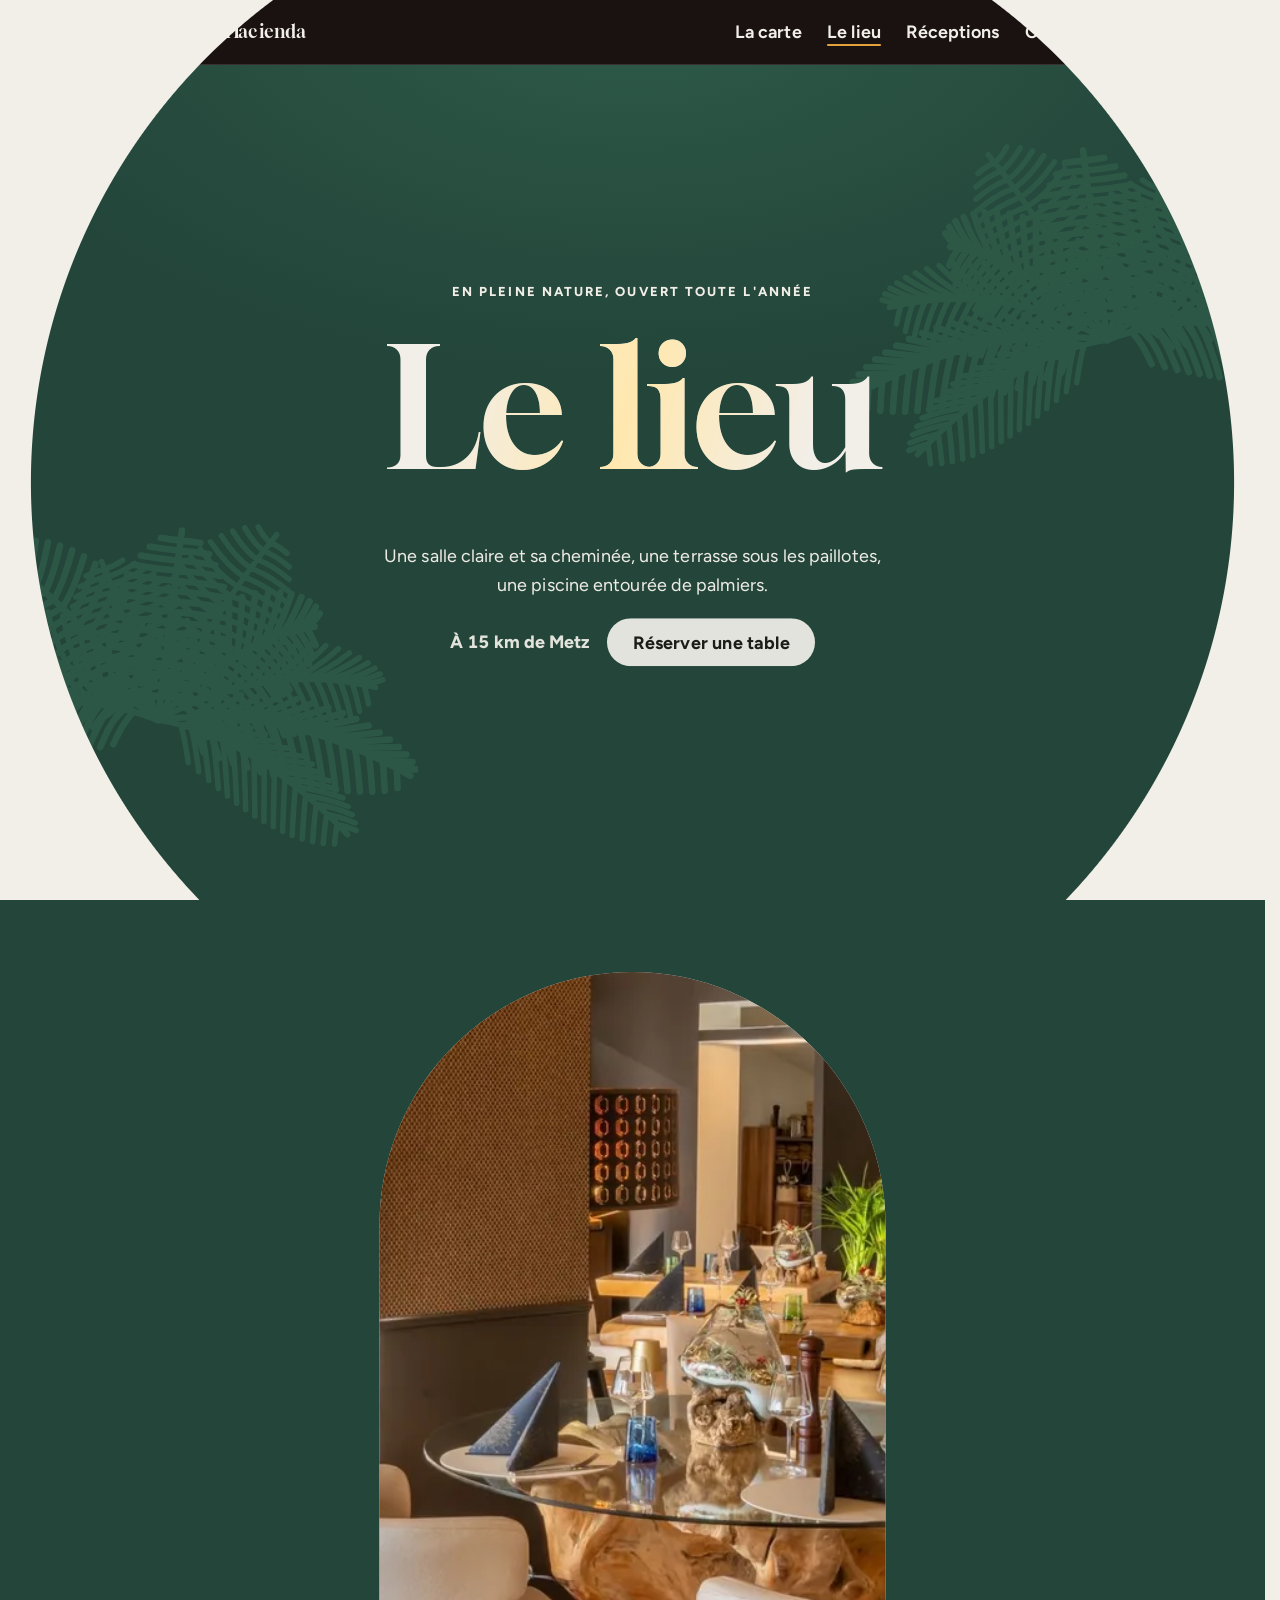
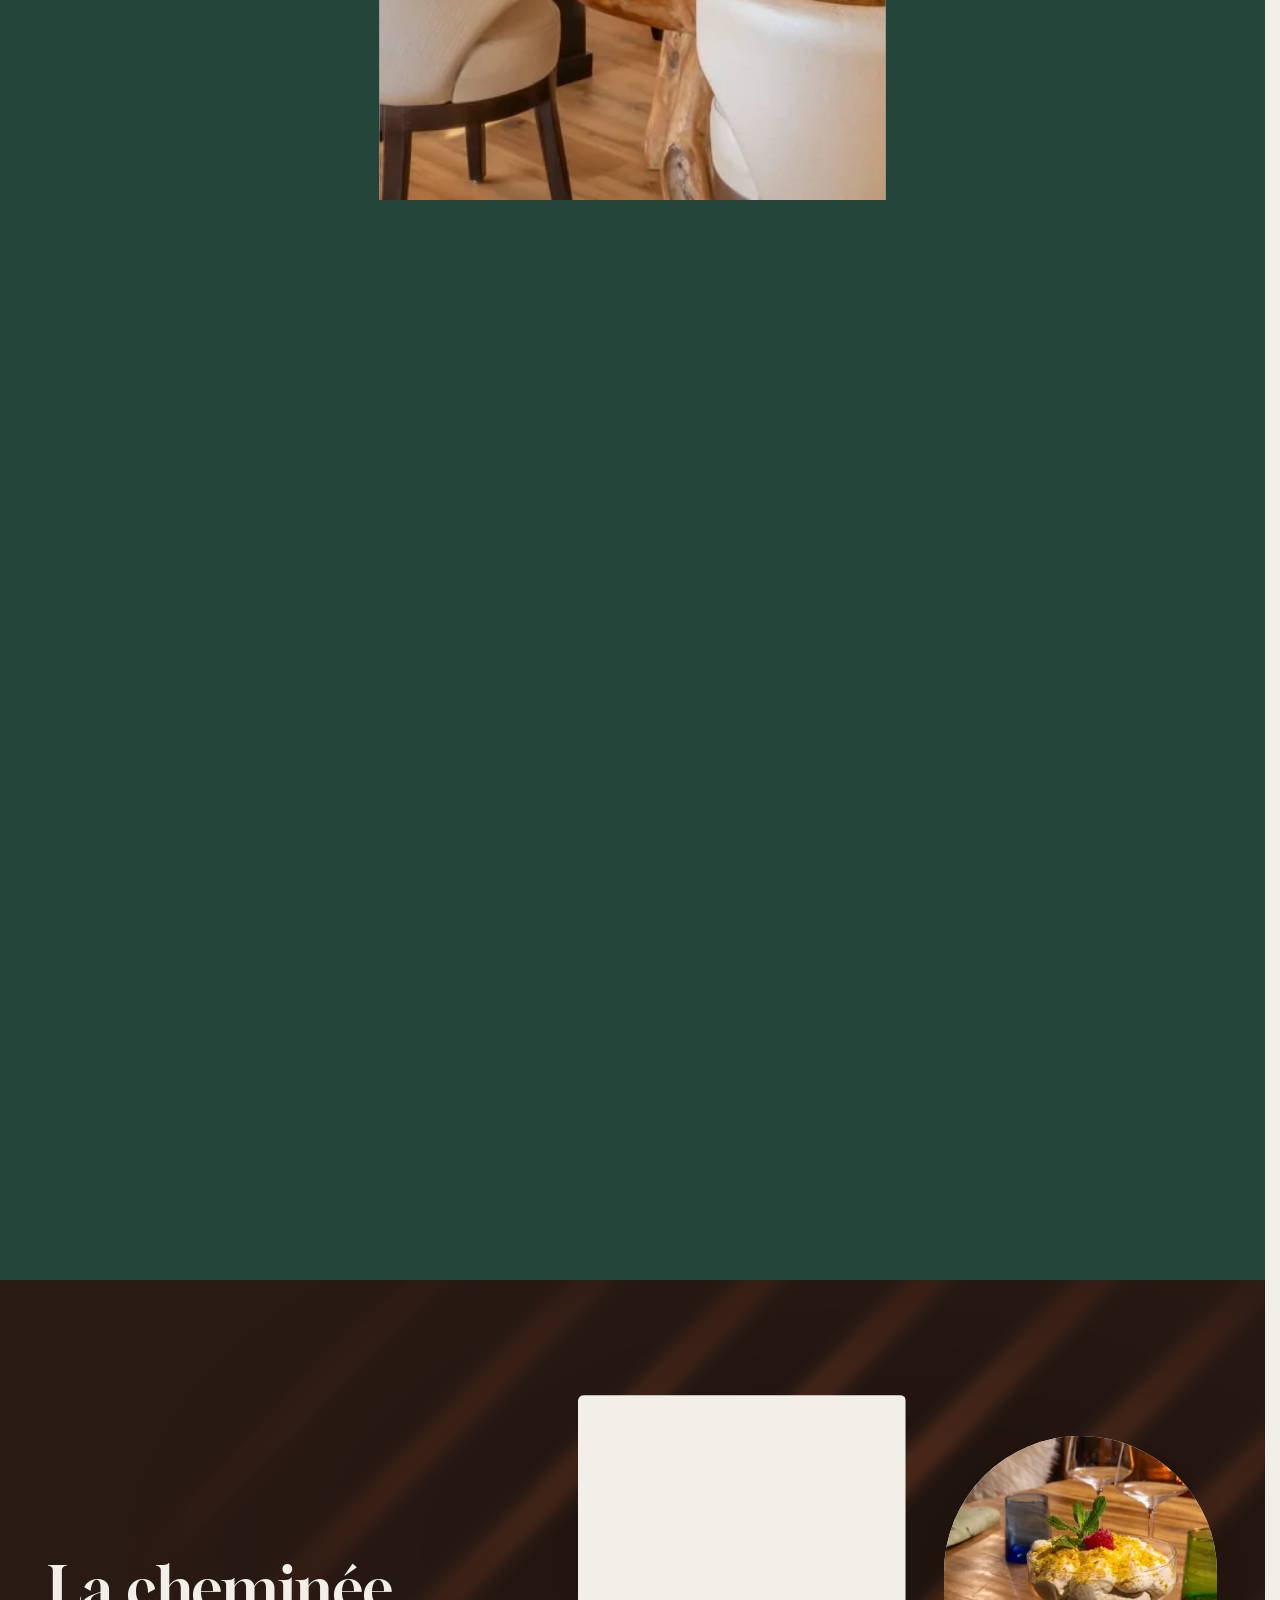
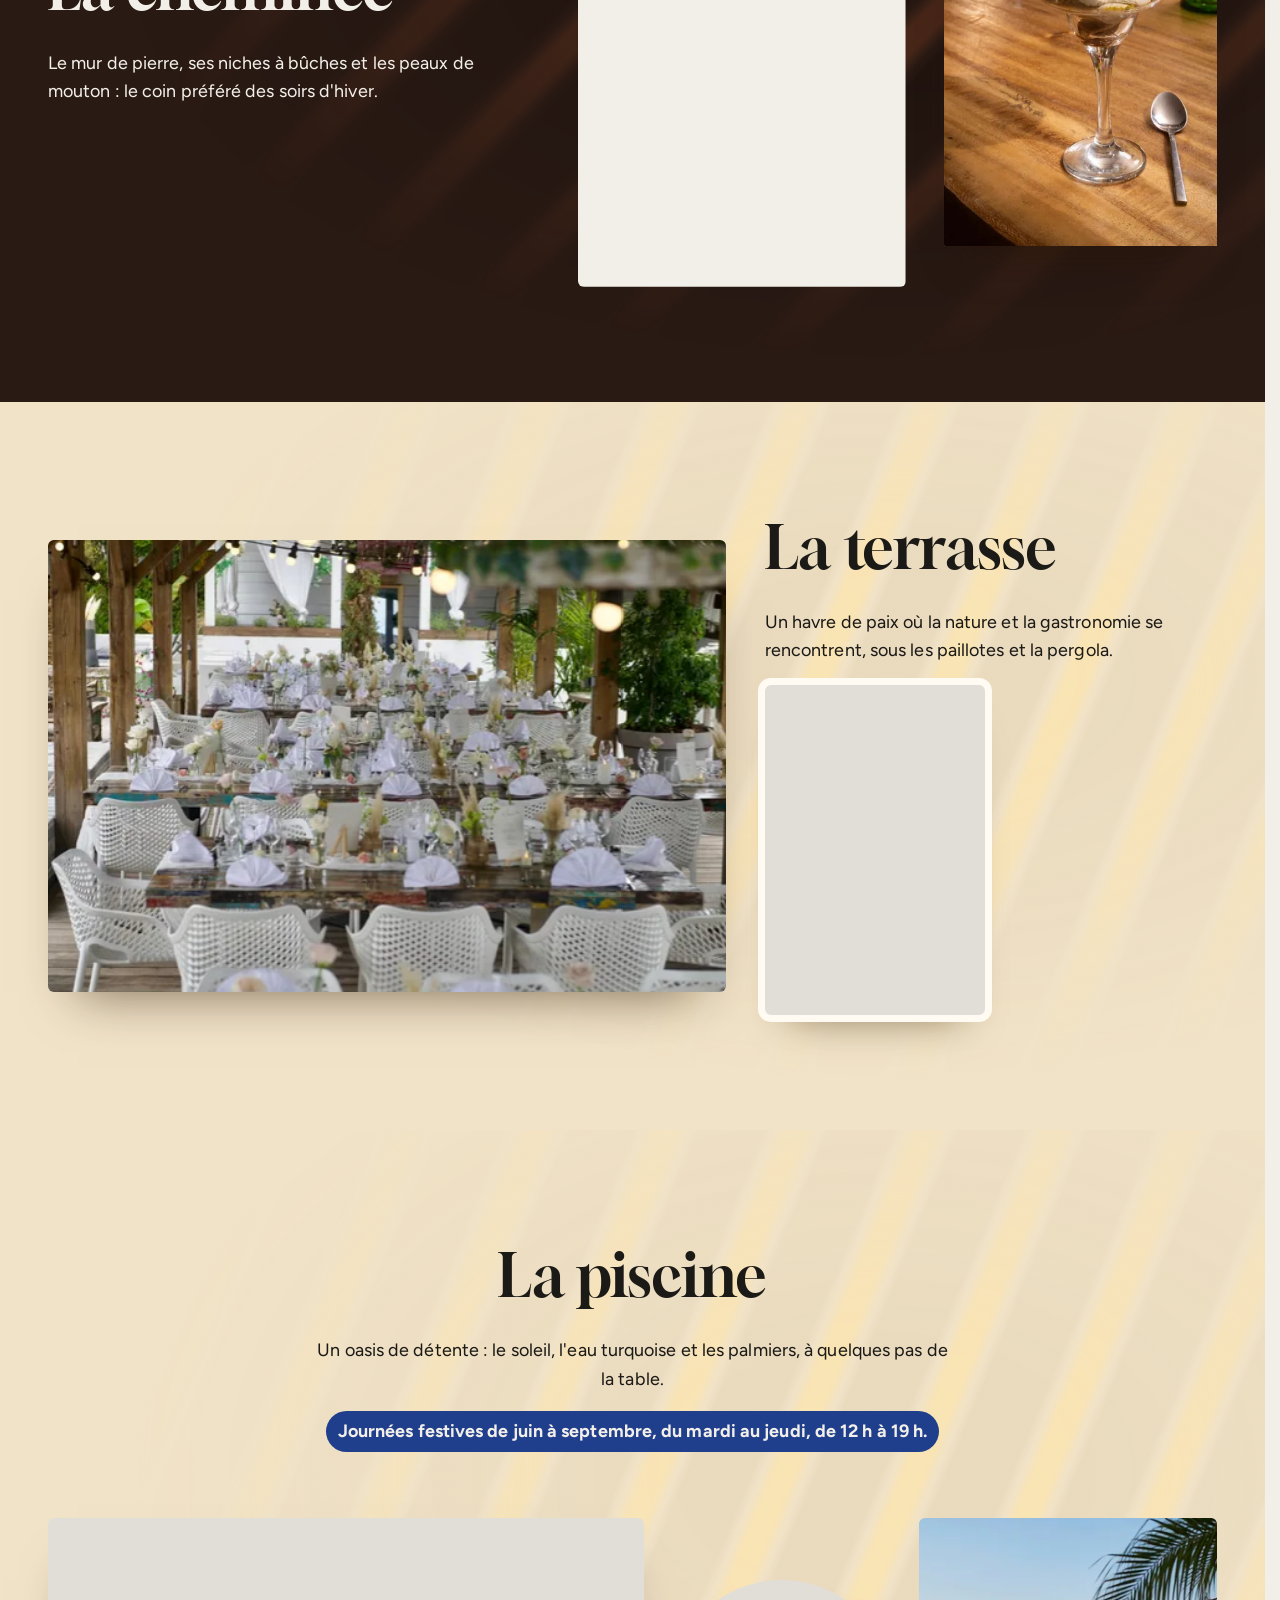
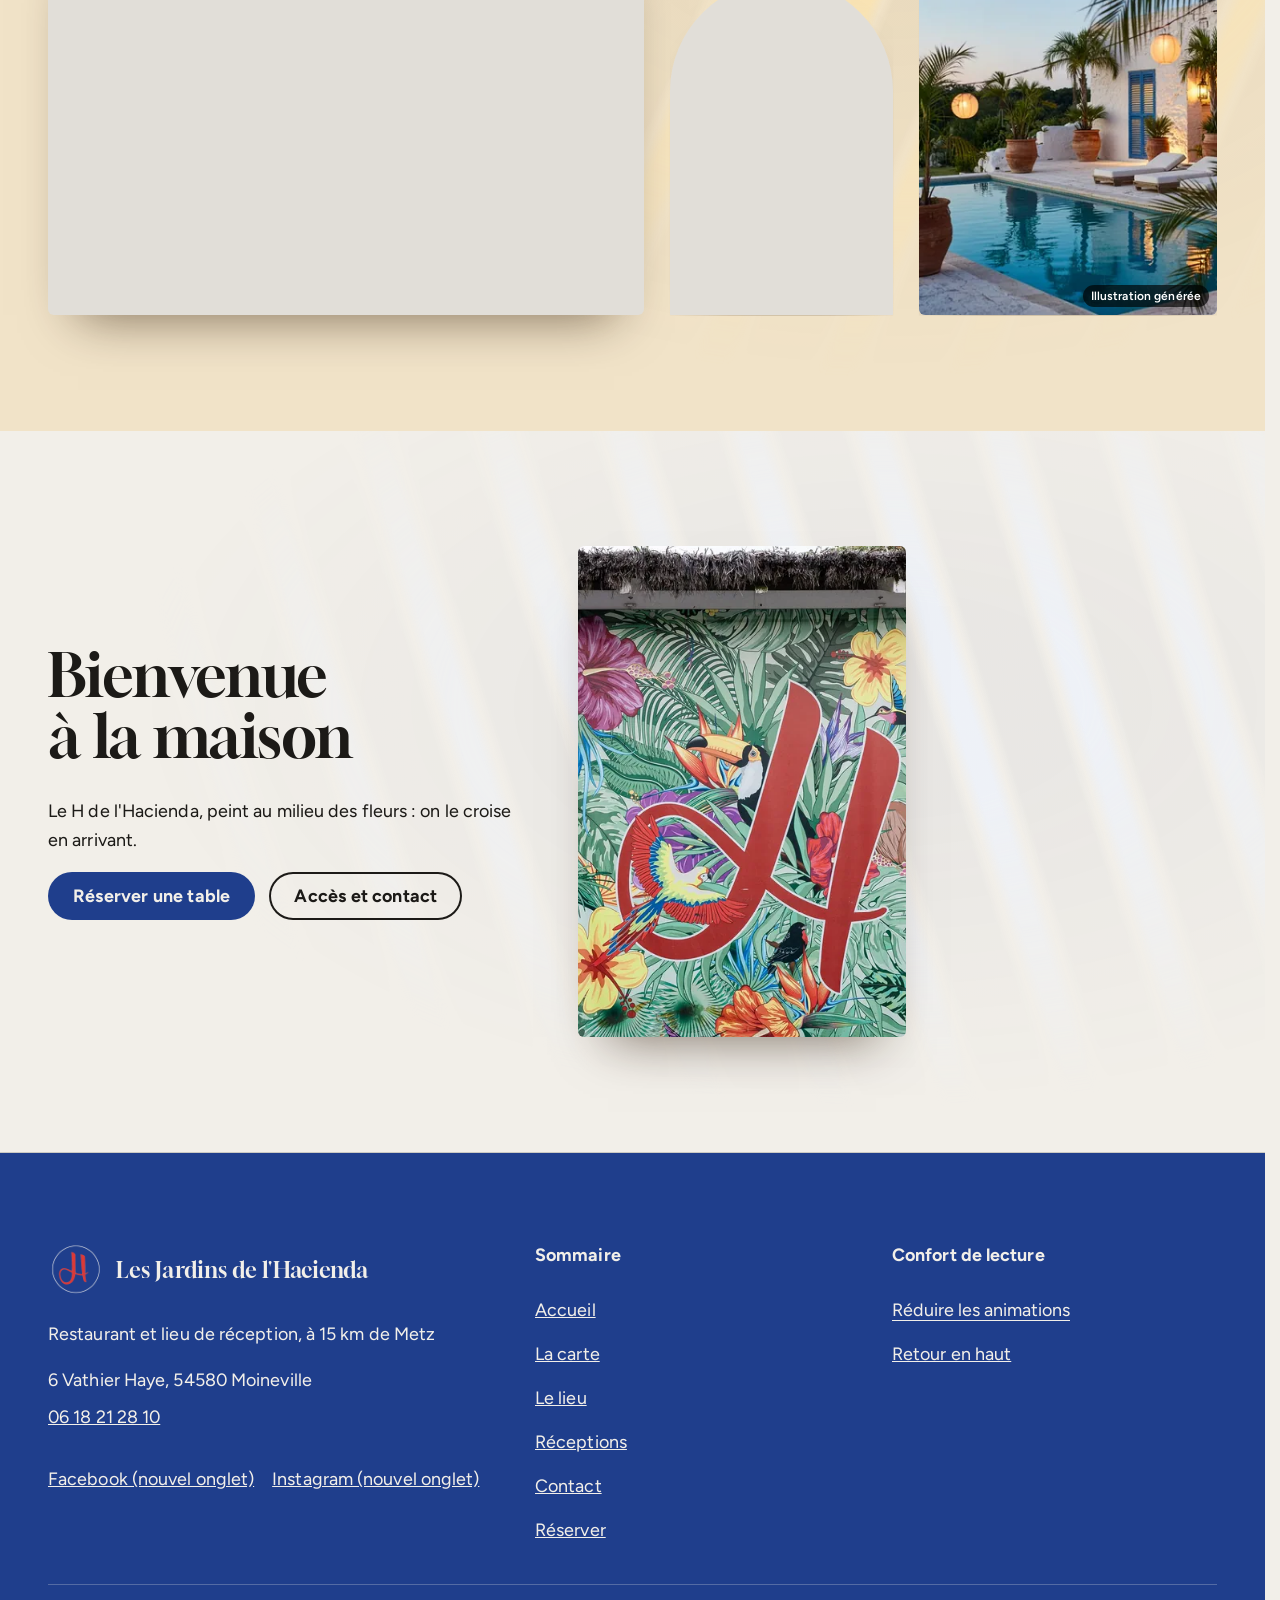
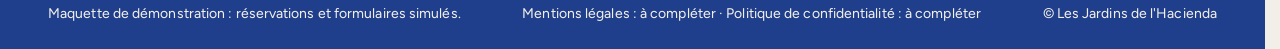
<file: le-lieu.html>
<!doctype html>
<html lang="fr" data-v="1">
<head>
<meta charset="utf-8">
<meta name="viewport" content="width=device-width, initial-scale=1, viewport-fit=cover">
<title>Le lieu : salle, cheminée, terrasse et piscine</title>
<meta name="description" content="Une salle claire et sa cheminée, une terrasse sous les paillotes, une piscine entourée de palmiers : Les Jardins de l&#39;Hacienda, en pleine nature, ouverts toute l&#39;année.">
<meta name="robots" content="noindex, nofollow">
<link rel="canonical" href="https://jardins-hacienda-v2-maquette.vercel.app/le-lieu">
<style>:root{--fond:#F2EFE9;--texte:#1C1A17;--voile-fond:#1F3E8C;--ouverture-fond:#F2EFE9;--menu-fond:#1F3E8C}:root { --entete-h: 72px; --barres-h: 0px; } html { background: var(--fond); color: var(--texte); scrollbar-gutter: stable; } body { margin: 0; background: var(--fond); } html.js:not(.calme):not(.secours):not([data-arrivee="retour"]) [data-anime] { opacity: 0; } html.js:not(.calme):not(.secours):not([data-arrivee="retour"]) [data-anime].vu { opacity: 1; } [data-voile] { position: fixed; inset: 0; z-index: 900; background: var(--voile-fond); transform: translateY(100%); visibility: hidden; pointer-events: none; } html[data-arrivee="voile"]:not(.voile-leve):not(.calme):not(.secours) [data-voile] { transform: none; visibility: visible; } html.calme [data-voile], html.secours [data-voile] { visibility: hidden !important; } .ouverture-panneau { position: fixed; inset: 0; z-index: 850; display: none; place-content: center; justify-items: center; background: var(--ouverture-fond, var(--voile-fond)); color: var(--fond); text-align: center; } html.js[data-arrivee="intro"]:not(.calme):not(.secours):not(.intro-finie) .ouverture-panneau { display: grid; } html.defilement-bloque, html.defilement-bloque body, html.js[data-arrivee="intro"]:not(.calme):not(.secours):not(.intro-finie), html.js[data-arrivee="intro"]:not(.calme):not(.secours):not(.intro-finie) body, html[data-arrivee="voile"]:not(.voile-leve):not(.calme):not(.secours), html[data-arrivee="voile"]:not(.voile-leve):not(.calme):not(.secours) body { overflow: hidden; } html.js[data-arrivee="intro"]:not(.calme):not(.secours):not(.intro-finie) { background-color: var(--ouverture-fond, var(--voile-fond)); } html[data-arrivee="voile"]:not(.voile-leve):not(.calme):not(.secours) { background-color: var(--voile-fond); }</style>
<script>(function () {
var d = document.documentElement, ss = null, ls = null;
try { ss = window.sessionStorage; ls = window.localStorage; } catch (e) {}
d.classList.add('js');
var calme = false;
try { calme = !!ls && ls.getItem('socle:calme') === 'oui'; } catch (e) {}
if (!calme && window.matchMedia && matchMedia('(prefers-reduced-motion: reduce)').matches) calme = true;
if (calme) d.classList.add('calme');
var nav = performance.getEntriesByType ? performance.getEntriesByType('navigation')[0] : null;
var type = nav ? nav.type : 'navigate';
var depart = null;
try { depart = JSON.parse(ss.getItem('socle:depart') || 'null'); ss.removeItem('socle:depart'); } catch (e) {}
if (depart && !(Date.now() - depart.t < 15000)) depart = null;
var retourSection = false;
try { retourSection = !!ss.getItem('socle:calme-retour'); } catch (e) {}
var mode = type === 'back_forward' || retourSection ? 'retour' : type === 'reload' ? 'intro' : depart ? 'voile' : 'intro';
d.setAttribute('data-arrivee', mode);
if (mode === 'voile' && depart.couleur) d.style.setProperty('--voile-fond', depart.couleur);
if (type === 'reload' && 'scrollRestoration' in history) {
if (!retourSection) history.scrollRestoration = 'manual';
}
try {
var choisie = ls && ls.getItem('socle:langue');
var langue = (d.lang || '').slice(0, 2);
if (choisie && choisie !== langue && type === 'navigate' && !depart) {
var alt = document.querySelector('link[rel="alternate"][hreflang="' + choisie + '"]');
if (alt) location.replace(new URL(alt.href).pathname + location.search + location.hash);
}
} catch (e) {}
setTimeout(function () { if (!d.classList.contains('demarre')) d.classList.add('secours'); }, 2000);
})();</script>
<script>try{var hh=+new Intl.DateTimeFormat('fr-FR',{timeZone:'Europe/Paris',hour:'numeric',hourCycle:'h23'}).format(new Date());if(hh>=18||hh<7)document.documentElement.setAttribute('data-moment','soir')}catch(e){}</script>
<link rel="preload" href="/assets/fonts/gloock.woff2" as="font" type="font/woff2" crossorigin>
<link rel="preload" href="/assets/fonts/figtree.woff2" as="font" type="font/woff2" crossorigin>
<link rel="stylesheet" href="/assets/css/socle.css?v=1">
<link rel="stylesheet" href="/assets/css/modules.css?v=1">
<link rel="stylesheet" href="/assets/css/site.css?v=1">
<link rel="modulepreload" href="/assets/js/site.js?v=1">
<link rel="modulepreload" href="/assets/js/socle/index.js?v=1">
<script src="/assets/vendor/gsap.min.js" defer></script>
<script src="/assets/vendor/ScrollTrigger.min.js" defer></script>
<script src="/assets/vendor/SplitText.min.js" defer></script>
<script type="module" src="/assets/js/site.js?v=1"></script>
<meta name="theme-color" content="#F2EFE9">
<link rel="icon" href="/assets/images/favicon.png" type="image/png">
<link rel="apple-touch-icon" href="/assets/images/apple-touch-icon.png">
<meta property="og:type" content="website">
<meta property="og:site_name" content="Les Jardins de l&#39;Hacienda">
<meta property="og:locale" content="fr_FR">
<meta property="og:title" content="Le lieu : salle, cheminée, terrasse et piscine">
<meta property="og:description" content="Une salle claire et sa cheminée, une terrasse sous les paillotes, une piscine entourée de palmiers : Les Jardins de l&#39;Hacienda, en pleine nature, ouverts toute l&#39;année.">
<meta property="og:url" content="https://jardins-hacienda-v2-maquette.vercel.app/le-lieu">
<meta property="og:image" content="https://jardins-hacienda-v2-maquette.vercel.app/assets/partage/le-lieu-fr.jpg">
<meta property="og:image:width" content="1200">
<meta property="og:image:height" content="630">
<meta property="og:image:alt" content="La salle des Jardins de l&#39;Hacienda">
<meta name="twitter:card" content="summary_large_image">
<script type="application/ld+json">{"@context":"https://schema.org","@type":"Restaurant","name":"Les Jardins de l'Hacienda","description":"Restaurant traditionnel et lieu de réception avec terrasse et piscine, à Moineville, près de Metz.","telephone":"+33 6 18 21 28 10","address":{"@type":"PostalAddress","streetAddress":"6 Vathier Haye","postalCode":"54580","addressLocality":"Moineville","addressCountry":"FR"},"servesCuisine":"Cuisine traditionnelle de saison","acceptsReservations":true,"sameAs":["https://www.facebook.com/lesjardinsdelhacienda54","https://www.instagram.com/lesjardinsdel.hacienda/"]}</script>
</head>
<body id="haut">
<div data-voile data-forme="persienne" aria-hidden="true"><div class="voile-contenu"><img src="/assets/images/logo-h-clair.png" alt="" width="64" height="64"><span data-voile-libelle>Le lieu</span></div></div>
<div class="ouverture-panneau" data-ouverture aria-hidden="true">
  <img class="ouverture-logo" src="/assets/images/logo-h.png" alt="" width="96" height="96" data-ouverture-objet>
  <p class="ouverture-nom">Les Jardins de l&#39;Hacienda</p>
  <span class="ouverture-trait"></span>
  <p class="ouverture-ligne">Restaurant &amp; réceptions · Moineville</p>
</div>
<a class="evitement" href="#contenu">Aller au contenu</a>
<header data-entete>
  <div class="entete-rangee">
    <a class="entete-logo" href="/" data-libelle="Accueil">
      <img src="/assets/images/logo-h.png" alt="" width="40" height="40"><span>Les Jardins de l&#39;Hacienda</span>
    </a>
    <nav data-nav aria-label="Navigation principale">
      <ul><li><a href="/la-carte" data-libelle="La carte">La carte</a></li><li><a href="/le-lieu" data-libelle="Le lieu" aria-current="page">Le lieu</a></li><li><a href="/receptions" data-libelle="Réceptions">Réceptions</a></li><li><a href="/contact" data-libelle="Contact">Contact</a></li></ul>
    </nav>
    <div class="entete-actions">
      <a class="bouton" href="/reserver" data-libelle="Réserver">Réserver</a>
      <button type="button" data-menu-bouton aria-controls="menu" aria-expanded="false" data-libelle-ouvrir="Menu" data-libelle-fermer="Fermer"><span data-libelle-bouton>Menu</span></button>
      <a class="menu-sansjs" href="#menu" data-menu-lien>Menu</a>
    </div>
  </div>
</header>
<script>/* Avant le premier affichage : rangées de la navigation (même règle que ajusterNav dans assets/js/socle/entete.js)
   et hauteur réelle de l'en-tête, pour que rien ne saute quand le JavaScript du site prend la main. */
(function () {
  var h = document.documentElement, u = document.querySelector('[data-nav] ul'), e = document.querySelector('[data-entete]');
  if (u) {
    var deborde = function () { return u.scrollWidth > u.clientWidth + 1; }, c = deborde();
    if (c && window.matchMedia('(min-width: 900px)').matches) {
      h.classList.add('nav-deux-rangees'); c = deborde();
      if (c) { h.classList.add('nav-deux-lignes'); var a = u.querySelector('a'); c = !a || u.getBoundingClientRect().height > a.getBoundingClientRect().height * 2.5; }
      if (c) h.classList.remove('nav-deux-rangees', 'nav-deux-lignes');
    }
    if (c) h.classList.add('nav-compacte');
  }
  if (e) h.style.setProperty('--entete-h', Math.round(e.getBoundingClientRect().height) + 'px');
})();</script>
<span id="menu-ferme" aria-hidden="true"></span>
<div id="menu" data-menu role="dialog" aria-modal="true" aria-label="Menu">
  <p class="menu-sansjs-fermer"><a href="#menu-ferme">Fermer</a></p>
  <ul><li style="--i:0"><a href="/" class="menu-lien" data-libelle="Accueil">Accueil</a></li><li style="--i:1"><a href="/la-carte" class="menu-lien" data-libelle="La carte">La carte</a></li><li style="--i:2"><a href="/le-lieu" class="menu-lien" data-libelle="Le lieu" aria-current="page">Le lieu</a></li><li style="--i:3"><a href="/receptions" class="menu-lien" data-libelle="Réceptions">Réceptions</a></li><li style="--i:4"><a href="/contact" class="menu-lien" data-libelle="Contact">Contact</a></li><li style="--i:5"><a href="/reserver" class="menu-lien" data-libelle="Réserver">Réserver</a></li></ul>
  <p><a class="bouton" href="tel:+33618212810">Appeler 06 18 21 28 10</a></p>
  <p><button type="button" class="lien" data-calme-bascule data-libelle-reduire="Réduire les animations" data-libelle-retablir="Rétablir les animations" data-libelle-systeme="Animations réduites par le réglage de votre appareil"><span data-libelle-bouton>Réduire les animations</span></button></p>
</div>
<main id="contenu" tabindex="-1">
<section class="lieu-ouv page-ouv" id="debut" data-ambiance="soir">
  <svg class="lieu-palmes lieu-palmes--g" viewBox="0 0 300 300" data-visuel aria-hidden="true"><path d="M150 165 Q91.6 142.0 33.1 170.6 M136.0 160.2 q-5.9 5.6 -11.8 18.8 M136.0 160.2 q-6.4 -5.5 -12.8 -18.2 M129.6 158.5 q-6.5 6.7 -13.0 22.2 M129.6 158.5 q-8.2 -5.9 -16.5 -19.8 M123.1 157.2 q-6.8 7.5 -13.7 25.1 M123.1 157.2 q-10.0 -6.1 -20.0 -20.3 M116.7 156.1 q-6.9 8.2 -13.9 27.4 M116.7 156.1 q-11.6 -6.0 -23.2 -20.1 M110.3 155.3 q-6.8 8.8 -13.7 29.3 M110.3 155.3 q-13.0 -5.8 -26.0 -19.3 M103.8 154.9 q-6.6 9.2 -13.1 30.7 M103.8 154.9 q-14.1 -5.4 -28.3 -17.9 M97.4 154.8 q-6.2 9.5 -12.3 31.6 M97.4 154.8 q-14.9 -4.8 -29.9 -16.1 M91.0 154.9 q-5.7 9.6 -11.3 32.0 M91.0 154.9 q-15.4 -4.2 -30.9 -14.1 M84.6 155.4 q-5.1 9.5 -10.1 31.8 M84.6 155.4 q-15.6 -3.6 -31.1 -11.9 M78.1 156.2 q-4.4 9.3 -8.8 31.0 M78.1 156.2 q-15.4 -2.9 -30.7 -9.6 M71.7 157.4 q-3.7 8.9 -7.4 29.6 M71.7 157.4 q-14.8 -2.2 -29.6 -7.4 M65.3 158.8 q-3.0 8.3 -6.0 27.5 M65.3 158.8 q-13.8 -1.6 -27.7 -5.4 M58.9 160.5 q-2.3 7.5 -4.7 24.8 M58.9 160.5 q-12.5 -1.1 -25.0 -3.6 M52.4 162.6 q-1.7 6.4 -3.4 21.4 M52.4 162.6 q-10.8 -0.6 -21.6 -2.1 M46.0 164.9 q-1.1 5.1 -2.2 17.1 M46.0 164.9 q-8.6 -0.3 -17.2 -0.9 M39.6 167.6 q-0.6 3.4 -1.2 11.4 M39.6 167.6 q-5.7 -0.0 -11.5 -0.1 M33.1 170.6 q-0.0 0.0 -0.0 0.0 M33.1 170.6 q-0.0 0.0 -0.0 0.0" fill="none" stroke="currentColor" stroke-width="3.8" stroke-linecap="round"/><path d="M150 165 Q92.8 120.5 35.7 121.0 M136.3 155.0 q-7.8 4.7 -15.7 15.8 M136.3 155.0 q0.6 -6.7 1.3 -22.2 M130.0 150.8 q-8.9 5.6 -17.7 18.6 M130.0 150.8 q-0.1 -7.7 -0.2 -25.7 M123.7 146.9 q-9.6 6.3 -19.2 21.1 M123.7 146.9 q-1.1 -8.5 -2.2 -28.5 M117.4 143.3 q-10.1 7.0 -20.2 23.2 M117.4 143.3 q-2.3 -9.1 -4.6 -30.4 M111.1 139.9 q-10.3 7.5 -20.7 24.9 M111.1 139.9 q-3.6 -9.5 -7.1 -31.6 M104.8 136.9 q-10.4 7.9 -20.7 26.2 M104.8 136.9 q-4.9 -9.6 -9.8 -32.0 M98.6 134.1 q-10.2 8.1 -20.4 27.2 M98.6 134.1 q-6.2 -9.5 -12.3 -31.6 M92.3 131.5 q-9.8 8.3 -19.6 27.6 M92.3 131.5 q-7.3 -9.2 -14.7 -30.6 M86.0 129.3 q-9.3 8.3 -18.6 27.7 M86.0 129.3 q-8.3 -8.7 -16.7 -28.9 M79.7 127.3 q-8.6 8.2 -17.2 27.2 M79.7 127.3 q-9.1 -8.0 -18.2 -26.6 M73.4 125.6 q-7.8 7.9 -15.6 26.2 M73.4 125.6 q-9.5 -7.1 -19.0 -23.8 M67.1 124.1 q-6.9 7.4 -13.8 24.6 M67.1 124.1 q-9.6 -6.2 -19.2 -20.7 M60.8 123.0 q-5.9 6.7 -11.7 22.4 M60.8 123.0 q-9.2 -5.2 -18.5 -17.3 M54.5 122.1 q-4.8 5.8 -9.5 19.5 M54.5 122.1 q-8.4 -4.1 -16.8 -13.7 M48.3 121.4 q-3.6 4.7 -7.1 15.7 M48.3 121.4 q-7.0 -3.0 -14.1 -9.9 M42.0 121.1 q-2.2 3.2 -4.4 10.6 M42.0 121.1 q-4.9 -1.8 -9.8 -6.0 M35.7 121.0 q-0.0 0.0 -0.0 0.0 M35.7 121.0 q-0.0 -0.0 -0.0 -0.0" fill="none" stroke="currentColor" stroke-width="3.2" stroke-linecap="round"/><path d="M150 165 Q105.1 102.5 60.1 72.0 M139.2 150.5 q-9.4 3.5 -18.9 11.8 M139.2 150.5 q7.2 -5.1 14.3 -17.0 M134.3 144.1 q-10.8 4.2 -21.7 13.9 M134.3 144.1 q8.0 -6.0 16.1 -20.1 M129.3 137.9 q-11.9 4.7 -23.9 15.7 M129.3 137.9 q8.6 -6.8 17.2 -22.8 M124.4 132.0 q-12.8 5.2 -25.5 17.2 M124.4 132.0 q8.9 -7.5 17.8 -25.1 M119.4 126.2 q-13.3 5.5 -26.6 18.4 M119.4 126.2 q8.9 -8.1 17.9 -27.0 M114.5 120.6 q-13.6 5.8 -27.3 19.4 M114.5 120.6 q8.8 -8.5 17.5 -28.5 M109.6 115.2 q-13.7 6.0 -27.4 20.0 M109.6 115.2 q8.4 -8.9 16.8 -29.5 M104.6 110.0 q-13.6 6.1 -27.1 20.4 M104.6 110.0 q7.8 -9.0 15.7 -30.1 M99.7 105.0 q-13.2 6.1 -26.3 20.4 M99.7 105.0 q7.1 -9.0 14.2 -30.1 M94.7 100.2 q-12.6 6.0 -25.2 20.1 M94.7 100.2 q6.3 -8.9 12.6 -29.6 M89.8 95.6 q-11.8 5.8 -23.5 19.4 M89.8 95.6 q5.3 -8.6 10.7 -28.5 M84.8 91.2 q-10.7 5.5 -21.5 18.3 M84.8 91.2 q4.3 -8.0 8.7 -26.8 M79.9 86.9 q-9.5 5.0 -19.0 16.7 M79.9 86.9 q3.3 -7.3 6.6 -24.4 M74.9 82.9 q-8.0 4.4 -16.1 14.6 M74.9 82.9 q2.3 -6.4 4.6 -21.2 M70.0 79.1 q-6.3 3.5 -12.6 11.8 M70.0 79.1 q1.4 -5.1 2.8 -17.0 M65.1 75.4 q-4.1 2.4 -8.2 8.0 M65.1 75.4 q0.6 -3.4 1.2 -11.4 M60.1 72.0 q-0.0 0.0 -0.0 0.0 M60.1 72.0 q0.0 -0.0 0.0 -0.0" fill="none" stroke="currentColor" stroke-width="3.8" stroke-linecap="round"/><path d="M150 165 Q133.7 112.1 117.5 73.6 M146.1 152.5 q-10.7 1.9 -21.4 6.2 M146.1 152.5 q10.5 -2.3 20.9 -7.5 M144.3 146.9 q-12.3 2.2 -24.7 7.3 M144.3 146.9 q12.1 -2.7 24.2 -8.9 M142.5 141.4 q-13.7 2.4 -27.3 8.2 M142.5 141.4 q13.4 -3.0 26.7 -10.0 M140.7 136.0 q-14.7 2.7 -29.4 8.9 M140.7 136.0 q14.4 -3.3 28.7 -10.9 M138.9 130.7 q-15.5 2.9 -30.9 9.5 M138.9 130.7 q15.1 -3.5 30.2 -11.7 M137.2 125.5 q-16.0 3.0 -31.9 10.0 M137.2 125.5 q15.5 -3.7 31.1 -12.3 M135.4 120.3 q-16.2 3.1 -32.4 10.3 M135.4 120.3 q15.7 -3.8 31.5 -12.7 M133.6 115.2 q-16.1 3.1 -32.3 10.4 M133.6 115.2 q15.7 -3.9 31.4 -12.9 M131.8 110.3 q-15.8 3.1 -31.7 10.4 M131.8 110.3 q15.4 -3.9 30.7 -12.9 M130.0 105.4 q-15.3 3.0 -30.5 10.1 M130.0 105.4 q14.8 -3.8 29.6 -12.7 M128.2 100.6 q-14.4 2.9 -28.9 9.8 M128.2 100.6 q14.0 -3.7 27.9 -12.2 M126.4 95.9 q-13.3 2.7 -26.7 9.2 M126.4 95.9 q12.9 -3.5 25.7 -11.5 M124.6 91.2 q-11.9 2.5 -23.9 8.3 M124.6 91.2 q11.5 -3.2 23.0 -10.5 M122.8 86.7 q-10.2 2.2 -20.4 7.3 M122.8 86.7 q9.8 -2.8 19.6 -9.2 M121.1 82.2 q-8.1 1.8 -16.2 5.9 M121.1 82.2 q7.8 -2.2 15.5 -7.5 M119.3 77.9 q-5.4 1.2 -10.8 4.0 M119.3 77.9 q5.1 -1.5 10.3 -5.1 M117.5 73.6 q-0.0 0.0 -0.0 0.0 M117.5 73.6 q0.0 -0.0 0.0 -0.0" fill="none" stroke="currentColor" stroke-width="3.2" stroke-linecap="round"/><path d="M150 165 Q156.9 107.6 163.8 55.7 M151.7 151.3 q-11.0 -0.8 -22.1 -2.8 M151.7 151.3 q11.0 0.8 22.1 2.6 M152.4 145.1 q-12.8 -1.0 -25.5 -3.3 M152.4 145.1 q12.8 0.9 25.5 3.0 M153.2 138.9 q-14.2 -1.1 -28.3 -3.6 M153.2 138.9 q14.2 1.0 28.3 3.4 M153.9 132.7 q-15.2 -1.2 -30.5 -3.9 M153.9 132.7 q15.3 1.1 30.5 3.6 M154.7 126.6 q-16.1 -1.2 -32.1 -4.2 M154.7 126.6 q16.1 1.2 32.1 3.8 M155.5 120.5 q-16.6 -1.3 -33.2 -4.3 M155.5 120.5 q16.6 1.2 33.2 4.0 M156.2 114.5 q-16.8 -1.3 -33.7 -4.4 M156.2 114.5 q16.9 1.2 33.7 4.1 M157.0 108.5 q-16.8 -1.3 -33.6 -4.4 M157.0 108.5 q16.8 1.2 33.7 4.1 M157.7 102.5 q-16.5 -1.3 -33.0 -4.4 M157.7 102.5 q16.5 1.2 33.1 4.0 M158.5 96.5 q-15.9 -1.3 -31.9 -4.3 M158.5 96.5 q16.0 1.2 31.9 3.9 M159.2 90.6 q-15.1 -1.2 -30.2 -4.1 M159.2 90.6 q15.1 1.1 30.2 3.7 M160.0 84.7 q-14.0 -1.1 -27.9 -3.8 M160.0 84.7 q14.0 1.0 28.0 3.5 M160.8 78.8 q-12.5 -1.0 -25.1 -3.4 M160.8 78.8 q12.5 0.9 25.1 3.1 M161.5 73.0 q-10.7 -0.9 -21.5 -2.9 M161.5 73.0 q10.8 0.8 21.5 2.7 M162.3 67.2 q-8.5 -0.7 -17.1 -2.3 M162.3 67.2 q8.6 0.6 17.1 2.2 M163.0 61.5 q-5.7 -0.5 -11.4 -1.6 M163.0 61.5 q5.7 0.4 11.4 1.4 M163.8 55.7 q-0.0 -0.0 -0.0 -0.0 M163.8 55.7 q0.0 0.0 0.0 0.0" fill="none" stroke="currentColor" stroke-width="3.8" stroke-linecap="round"/><path d="M150 165 Q184.3 99.3 218.5 58.1 M158.2 149.6 q-9.1 -3.8 -18.2 -12.8 M158.2 149.6 q10.1 2.8 20.1 9.5 M162.0 142.8 q-10.4 -4.5 -20.8 -15.1 M162.0 142.8 q11.6 3.3 23.2 11.1 M165.8 136.1 q-11.4 -5.1 -22.8 -17.1 M165.8 136.1 q12.8 3.8 25.6 12.5 M169.5 129.6 q-12.2 -5.6 -24.3 -18.8 M169.5 129.6 q13.8 4.1 27.5 13.7 M173.3 123.2 q-12.6 -6.1 -25.3 -20.2 M173.3 123.2 q14.4 4.4 28.9 14.7 M177.1 116.9 q-12.9 -6.4 -25.8 -21.3 M177.1 116.9 q14.8 4.6 29.7 15.4 M180.8 110.8 q-12.9 -6.6 -25.8 -22.1 M180.8 110.8 q15.0 4.8 30.0 15.9 M184.6 104.9 q-12.7 -6.8 -25.3 -22.6 M184.6 104.9 q14.9 4.8 29.8 16.1 M188.4 99.1 q-12.2 -6.8 -24.4 -22.6 M188.4 99.1 q14.6 4.8 29.2 16.1 M192.2 93.5 q-11.6 -6.7 -23.2 -22.3 M192.2 93.5 q14.0 4.7 28.0 15.8 M195.9 88.0 q-10.7 -6.5 -21.5 -21.6 M195.9 88.0 q13.2 4.6 26.4 15.2 M199.7 82.6 q-9.7 -6.1 -19.4 -20.4 M199.7 82.6 q12.1 4.3 24.3 14.3 M203.5 77.4 q-8.5 -5.6 -17.0 -18.7 M203.5 77.4 q10.8 3.9 21.6 13.1 M207.2 72.4 q-7.1 -4.9 -14.2 -16.4 M207.2 72.4 q9.2 3.4 18.4 11.4 M211.0 67.5 q-5.5 -4.0 -10.9 -13.4 M211.0 67.5 q7.3 2.8 14.6 9.2 M214.8 62.7 q-3.5 -2.7 -7.0 -9.1 M214.8 62.7 q4.8 1.9 9.6 6.2 M218.5 58.1 q-0.0 -0.0 -0.0 -0.0 M218.5 58.1 q0.0 0.0 0.0 0.0" fill="none" stroke="currentColor" stroke-width="3.2" stroke-linecap="round"/><path d="M150 165 Q195.2 118.2 240.4 111.2 M160.8 154.3 q-4.1 -6.2 -8.2 -20.7 M160.8 154.3 q8.6 4.2 17.3 14.0 M165.8 149.8 q-4.1 -7.3 -8.1 -24.4 M165.8 149.8 q9.8 5.0 19.7 16.6 M170.8 145.6 q-3.7 -8.3 -7.4 -27.6 M170.8 145.6 q10.7 5.7 21.4 18.9 M175.8 141.5 q-3.0 -9.0 -6.1 -30.1 M175.8 141.5 q11.3 6.2 22.7 20.8 M180.7 137.8 q-2.1 -9.6 -4.3 -32.1 M180.7 137.8 q11.7 6.7 23.4 22.4 M185.7 134.2 q-1.0 -10.0 -2.1 -33.4 M185.7 134.2 q11.8 7.1 23.6 23.7 M190.7 130.9 q0.2 -10.2 0.4 -33.9 M190.7 130.9 q11.7 7.4 23.4 24.6 M195.6 127.8 q1.5 -10.1 3.0 -33.8 M195.6 127.8 q11.4 7.5 22.7 25.1 M200.6 125.0 q2.8 -9.9 5.6 -32.9 M200.6 125.0 q10.9 7.6 21.7 25.3 M205.6 122.5 q4.0 -9.4 8.0 -31.2 M205.6 122.5 q10.2 7.5 20.3 25.0 M210.6 120.1 q5.0 -8.6 10.0 -28.8 M210.6 120.1 q9.3 7.2 18.6 24.1 M215.5 118.0 q5.7 -7.7 11.5 -25.8 M215.5 118.0 q8.3 6.8 16.6 22.8 M220.5 116.2 q6.1 -6.6 12.2 -22.1 M220.5 116.2 q7.1 6.3 14.3 20.9 M225.5 114.5 q6.0 -5.4 12.0 -18.0 M225.5 114.5 q5.8 5.5 11.7 18.3 M230.4 113.2 q5.4 -4.0 10.7 -13.5 M230.4 113.2 q4.4 4.4 8.8 14.8 M235.4 112.0 q3.9 -2.5 7.9 -8.4 M235.4 112.0 q2.8 3.0 5.6 10.0 M240.4 111.2 q0.0 -0.0 0.0 -0.0 M240.4 111.2 q0.0 0.0 0.0 0.0" fill="none" stroke="currentColor" stroke-width="3.8" stroke-linecap="round"/><path d="M150 165 Q212.8 130.9 275.5 146.2 M165.1 157.5 q3.6 -6.3 7.2 -21.0 M165.1 157.5 q6.8 5.3 13.6 17.6 M172.0 154.6 q5.1 -7.1 10.1 -23.7 M172.0 154.6 q7.6 6.2 15.2 20.7 M178.9 151.9 q6.6 -7.6 13.2 -25.3 M178.9 151.9 q8.1 7.0 16.3 23.4 M185.8 149.6 q8.1 -7.8 16.2 -26.1 M185.8 149.6 q8.4 7.7 16.9 25.7 M192.7 147.5 q9.6 -7.8 19.1 -26.1 M192.7 147.5 q8.5 8.3 17.0 27.5 M199.6 145.8 q10.9 -7.6 21.7 -25.4 M199.6 145.8 q8.4 8.7 16.8 28.9 M206.5 144.3 q11.9 -7.2 23.9 -24.2 M206.5 144.3 q8.1 8.9 16.2 29.8 M213.4 143.1 q12.7 -6.7 25.5 -22.4 M213.4 143.1 q7.7 9.1 15.4 30.2 M220.3 142.3 q13.2 -6.1 26.5 -20.2 M220.3 142.3 q7.1 9.0 14.3 30.1 M227.2 141.7 q13.4 -5.3 26.8 -17.8 M227.2 141.7 q6.5 8.8 12.9 29.5 M234.1 141.5 q13.2 -4.6 26.4 -15.2 M234.1 141.5 q5.7 8.5 11.4 28.2 M241.0 141.5 q12.6 -3.8 25.2 -12.5 M241.0 141.5 q4.9 7.9 9.8 26.4 M247.9 141.9 q11.6 -3.0 23.3 -9.9 M247.9 141.9 q4.1 7.2 8.1 23.9 M254.8 142.5 q10.2 -2.2 20.4 -7.4 M254.8 142.5 q3.2 6.2 6.4 20.7 M261.7 143.4 q8.3 -1.5 16.5 -5.0 M261.7 143.4 q2.3 5.0 4.6 16.6 M268.6 144.7 q5.6 -0.8 11.1 -2.8 M268.6 144.7 q1.4 3.3 2.8 11.1 M275.5 146.2 q0.0 -0.0 0.0 -0.0 M275.5 146.2 q0.0 0.0 0.0 0.0" fill="none" stroke="currentColor" stroke-width="3.2" stroke-linecap="round"/><path d="M150 165 Q222.8 155.2 295.6 197.2 M167.5 163.4 q9.3 -3.6 18.7 -12.0 M167.5 163.4 q4.4 6.1 8.8 20.4 M175.5 163.1 q11.2 -3.8 22.4 -12.7 M175.5 163.1 q4.8 7.2 9.6 23.9 M183.5 163.2 q12.8 -3.8 25.6 -12.7 M183.5 163.2 q5.0 8.0 9.9 26.8 M191.5 163.6 q14.1 -3.6 28.2 -12.2 M191.5 163.6 q5.0 8.7 10.0 29.1 M199.5 164.3 q15.2 -3.4 30.3 -11.3 M199.5 164.3 q4.8 9.3 9.7 30.9 M207.5 165.3 q15.9 -3.0 31.9 -10.1 M207.5 165.3 q4.6 9.6 9.2 32.1 M215.5 166.6 q16.4 -2.6 32.8 -8.7 M215.5 166.6 q4.3 9.9 8.5 32.9 M223.6 168.3 q16.6 -2.2 33.1 -7.3 M223.6 168.3 q3.9 9.9 7.7 33.0 M231.6 170.2 q16.4 -1.7 32.8 -5.8 M231.6 170.2 q3.4 9.8 6.8 32.6 M239.6 172.5 q15.9 -1.3 31.9 -4.3 M239.6 172.5 q2.9 9.5 5.8 31.6 M247.6 175.1 q15.2 -0.9 30.3 -2.9 M247.6 175.1 q2.4 9.0 4.8 30.1 M255.6 178.0 q14.1 -0.5 28.1 -1.7 M255.6 178.0 q1.9 8.4 3.8 27.9 M263.6 181.2 q12.6 -0.2 25.3 -0.6 M263.6 181.2 q1.4 7.5 2.9 25.1 M271.6 184.7 q10.8 0.1 21.7 0.2 M271.6 184.7 q1.0 6.5 2.0 21.6 M279.6 188.6 q8.6 0.2 17.2 0.7 M279.6 188.6 q0.6 5.2 1.2 17.2 M287.6 192.7 q5.7 0.2 11.4 0.8 M287.6 192.7 q0.3 3.4 0.6 11.5 M295.6 197.2 q0.0 0.0 0.0 0.0 M295.6 197.2 q0.0 0.0 0.0 0.0" fill="none" stroke="currentColor" stroke-width="3.8" stroke-linecap="round"/><path d="M150 165 Q204.7 174.0 259.4 231.2 M163.1 167.9 q11.0 -1.1 21.9 -3.7 M163.1 167.9 q2.2 6.5 4.4 21.8 M169.1 169.6 q12.8 -0.9 25.5 -3.0 M169.1 169.6 q2.2 7.6 4.4 25.3 M175.2 171.7 q14.2 -0.6 28.5 -2.1 M175.2 171.7 q2.1 8.5 4.1 28.2 M181.2 174.0 q15.4 -0.3 30.7 -0.9 M181.2 174.0 q1.8 9.2 3.6 30.5 M187.2 176.7 q16.2 0.1 32.4 0.4 M187.2 176.7 q1.5 9.7 2.9 32.2 M193.2 179.6 q16.7 0.5 33.4 1.7 M193.2 179.6 q1.1 10.0 2.2 33.4 M199.2 182.9 q16.9 0.9 33.8 2.9 M199.2 182.9 q0.7 10.2 1.4 33.9 M205.3 186.4 q16.8 1.2 33.7 4.1 M205.3 186.4 q0.3 10.2 0.6 33.9 M211.3 190.2 q16.5 1.5 32.9 5.1 M211.3 190.2 q-0.1 10.0 -0.2 33.3 M217.3 194.3 q15.8 1.7 31.6 5.8 M217.3 194.3 q-0.4 9.7 -0.8 32.2 M223.3 198.7 q14.9 1.9 29.8 6.4 M223.3 198.7 q-0.7 9.1 -1.4 30.4 M229.3 203.4 q13.7 2.0 27.4 6.6 M229.3 203.4 q-0.9 8.4 -1.9 28.1 M235.3 208.4 q12.2 2.0 24.4 6.5 M235.3 208.4 q-1.1 7.6 -2.1 25.2 M241.4 213.6 q10.4 1.8 20.8 6.1 M241.4 213.6 q-1.1 6.5 -2.2 21.6 M247.4 219.2 q8.2 1.6 16.4 5.2 M247.4 219.2 q-1.0 5.1 -2.1 17.1 M253.4 225.1 q5.4 1.1 10.9 3.7 M253.4 225.1 q-0.8 3.4 -1.6 11.4 M259.4 231.2 q0.0 0.0 0.0 0.0 M259.4 231.2 q-0.0 0.0 -0.0 0.0" fill="none" stroke="currentColor" stroke-width="3.2" stroke-linecap="round"/></svg>
  <svg class="lieu-palmes lieu-palmes--d" viewBox="0 0 300 300" data-visuel aria-hidden="true"><g transform="translate(300 0) scale(-1 1)"><path d="M150 165 Q91.6 142.0 33.1 170.6 M136.0 160.2 q-5.9 5.6 -11.8 18.8 M136.0 160.2 q-6.4 -5.5 -12.8 -18.2 M129.6 158.5 q-6.5 6.7 -13.0 22.2 M129.6 158.5 q-8.2 -5.9 -16.5 -19.8 M123.1 157.2 q-6.8 7.5 -13.7 25.1 M123.1 157.2 q-10.0 -6.1 -20.0 -20.3 M116.7 156.1 q-6.9 8.2 -13.9 27.4 M116.7 156.1 q-11.6 -6.0 -23.2 -20.1 M110.3 155.3 q-6.8 8.8 -13.7 29.3 M110.3 155.3 q-13.0 -5.8 -26.0 -19.3 M103.8 154.9 q-6.6 9.2 -13.1 30.7 M103.8 154.9 q-14.1 -5.4 -28.3 -17.9 M97.4 154.8 q-6.2 9.5 -12.3 31.6 M97.4 154.8 q-14.9 -4.8 -29.9 -16.1 M91.0 154.9 q-5.7 9.6 -11.3 32.0 M91.0 154.9 q-15.4 -4.2 -30.9 -14.1 M84.6 155.4 q-5.1 9.5 -10.1 31.8 M84.6 155.4 q-15.6 -3.6 -31.1 -11.9 M78.1 156.2 q-4.4 9.3 -8.8 31.0 M78.1 156.2 q-15.4 -2.9 -30.7 -9.6 M71.7 157.4 q-3.7 8.9 -7.4 29.6 M71.7 157.4 q-14.8 -2.2 -29.6 -7.4 M65.3 158.8 q-3.0 8.3 -6.0 27.5 M65.3 158.8 q-13.8 -1.6 -27.7 -5.4 M58.9 160.5 q-2.3 7.5 -4.7 24.8 M58.9 160.5 q-12.5 -1.1 -25.0 -3.6 M52.4 162.6 q-1.7 6.4 -3.4 21.4 M52.4 162.6 q-10.8 -0.6 -21.6 -2.1 M46.0 164.9 q-1.1 5.1 -2.2 17.1 M46.0 164.9 q-8.6 -0.3 -17.2 -0.9 M39.6 167.6 q-0.6 3.4 -1.2 11.4 M39.6 167.6 q-5.7 -0.0 -11.5 -0.1 M33.1 170.6 q-0.0 0.0 -0.0 0.0 M33.1 170.6 q-0.0 0.0 -0.0 0.0" fill="none" stroke="currentColor" stroke-width="3.8" stroke-linecap="round"/><path d="M150 165 Q92.8 120.5 35.7 121.0 M136.3 155.0 q-7.8 4.7 -15.7 15.8 M136.3 155.0 q0.6 -6.7 1.3 -22.2 M130.0 150.8 q-8.9 5.6 -17.7 18.6 M130.0 150.8 q-0.1 -7.7 -0.2 -25.7 M123.7 146.9 q-9.6 6.3 -19.2 21.1 M123.7 146.9 q-1.1 -8.5 -2.2 -28.5 M117.4 143.3 q-10.1 7.0 -20.2 23.2 M117.4 143.3 q-2.3 -9.1 -4.6 -30.4 M111.1 139.9 q-10.3 7.5 -20.7 24.9 M111.1 139.9 q-3.6 -9.5 -7.1 -31.6 M104.8 136.9 q-10.4 7.9 -20.7 26.2 M104.8 136.9 q-4.9 -9.6 -9.8 -32.0 M98.6 134.1 q-10.2 8.1 -20.4 27.2 M98.6 134.1 q-6.2 -9.5 -12.3 -31.6 M92.3 131.5 q-9.8 8.3 -19.6 27.6 M92.3 131.5 q-7.3 -9.2 -14.7 -30.6 M86.0 129.3 q-9.3 8.3 -18.6 27.7 M86.0 129.3 q-8.3 -8.7 -16.7 -28.9 M79.7 127.3 q-8.6 8.2 -17.2 27.2 M79.7 127.3 q-9.1 -8.0 -18.2 -26.6 M73.4 125.6 q-7.8 7.9 -15.6 26.2 M73.4 125.6 q-9.5 -7.1 -19.0 -23.8 M67.1 124.1 q-6.9 7.4 -13.8 24.6 M67.1 124.1 q-9.6 -6.2 -19.2 -20.7 M60.8 123.0 q-5.9 6.7 -11.7 22.4 M60.8 123.0 q-9.2 -5.2 -18.5 -17.3 M54.5 122.1 q-4.8 5.8 -9.5 19.5 M54.5 122.1 q-8.4 -4.1 -16.8 -13.7 M48.3 121.4 q-3.6 4.7 -7.1 15.7 M48.3 121.4 q-7.0 -3.0 -14.1 -9.9 M42.0 121.1 q-2.2 3.2 -4.4 10.6 M42.0 121.1 q-4.9 -1.8 -9.8 -6.0 M35.7 121.0 q-0.0 0.0 -0.0 0.0 M35.7 121.0 q-0.0 -0.0 -0.0 -0.0" fill="none" stroke="currentColor" stroke-width="3.2" stroke-linecap="round"/><path d="M150 165 Q105.1 102.5 60.1 72.0 M139.2 150.5 q-9.4 3.5 -18.9 11.8 M139.2 150.5 q7.2 -5.1 14.3 -17.0 M134.3 144.1 q-10.8 4.2 -21.7 13.9 M134.3 144.1 q8.0 -6.0 16.1 -20.1 M129.3 137.9 q-11.9 4.7 -23.9 15.7 M129.3 137.9 q8.6 -6.8 17.2 -22.8 M124.4 132.0 q-12.8 5.2 -25.5 17.2 M124.4 132.0 q8.9 -7.5 17.8 -25.1 M119.4 126.2 q-13.3 5.5 -26.6 18.4 M119.4 126.2 q8.9 -8.1 17.9 -27.0 M114.5 120.6 q-13.6 5.8 -27.3 19.4 M114.5 120.6 q8.8 -8.5 17.5 -28.5 M109.6 115.2 q-13.7 6.0 -27.4 20.0 M109.6 115.2 q8.4 -8.9 16.8 -29.5 M104.6 110.0 q-13.6 6.1 -27.1 20.4 M104.6 110.0 q7.8 -9.0 15.7 -30.1 M99.7 105.0 q-13.2 6.1 -26.3 20.4 M99.7 105.0 q7.1 -9.0 14.2 -30.1 M94.7 100.2 q-12.6 6.0 -25.2 20.1 M94.7 100.2 q6.3 -8.9 12.6 -29.6 M89.8 95.6 q-11.8 5.8 -23.5 19.4 M89.8 95.6 q5.3 -8.6 10.7 -28.5 M84.8 91.2 q-10.7 5.5 -21.5 18.3 M84.8 91.2 q4.3 -8.0 8.7 -26.8 M79.9 86.9 q-9.5 5.0 -19.0 16.7 M79.9 86.9 q3.3 -7.3 6.6 -24.4 M74.9 82.9 q-8.0 4.4 -16.1 14.6 M74.9 82.9 q2.3 -6.4 4.6 -21.2 M70.0 79.1 q-6.3 3.5 -12.6 11.8 M70.0 79.1 q1.4 -5.1 2.8 -17.0 M65.1 75.4 q-4.1 2.4 -8.2 8.0 M65.1 75.4 q0.6 -3.4 1.2 -11.4 M60.1 72.0 q-0.0 0.0 -0.0 0.0 M60.1 72.0 q0.0 -0.0 0.0 -0.0" fill="none" stroke="currentColor" stroke-width="3.8" stroke-linecap="round"/><path d="M150 165 Q133.7 112.1 117.5 73.6 M146.1 152.5 q-10.7 1.9 -21.4 6.2 M146.1 152.5 q10.5 -2.3 20.9 -7.5 M144.3 146.9 q-12.3 2.2 -24.7 7.3 M144.3 146.9 q12.1 -2.7 24.2 -8.9 M142.5 141.4 q-13.7 2.4 -27.3 8.2 M142.5 141.4 q13.4 -3.0 26.7 -10.0 M140.7 136.0 q-14.7 2.7 -29.4 8.9 M140.7 136.0 q14.4 -3.3 28.7 -10.9 M138.9 130.7 q-15.5 2.9 -30.9 9.5 M138.9 130.7 q15.1 -3.5 30.2 -11.7 M137.2 125.5 q-16.0 3.0 -31.9 10.0 M137.2 125.5 q15.5 -3.7 31.1 -12.3 M135.4 120.3 q-16.2 3.1 -32.4 10.3 M135.4 120.3 q15.7 -3.8 31.5 -12.7 M133.6 115.2 q-16.1 3.1 -32.3 10.4 M133.6 115.2 q15.7 -3.9 31.4 -12.9 M131.8 110.3 q-15.8 3.1 -31.7 10.4 M131.8 110.3 q15.4 -3.9 30.7 -12.9 M130.0 105.4 q-15.3 3.0 -30.5 10.1 M130.0 105.4 q14.8 -3.8 29.6 -12.7 M128.2 100.6 q-14.4 2.9 -28.9 9.8 M128.2 100.6 q14.0 -3.7 27.9 -12.2 M126.4 95.9 q-13.3 2.7 -26.7 9.2 M126.4 95.9 q12.9 -3.5 25.7 -11.5 M124.6 91.2 q-11.9 2.5 -23.9 8.3 M124.6 91.2 q11.5 -3.2 23.0 -10.5 M122.8 86.7 q-10.2 2.2 -20.4 7.3 M122.8 86.7 q9.8 -2.8 19.6 -9.2 M121.1 82.2 q-8.1 1.8 -16.2 5.9 M121.1 82.2 q7.8 -2.2 15.5 -7.5 M119.3 77.9 q-5.4 1.2 -10.8 4.0 M119.3 77.9 q5.1 -1.5 10.3 -5.1 M117.5 73.6 q-0.0 0.0 -0.0 0.0 M117.5 73.6 q0.0 -0.0 0.0 -0.0" fill="none" stroke="currentColor" stroke-width="3.2" stroke-linecap="round"/><path d="M150 165 Q156.9 107.6 163.8 55.7 M151.7 151.3 q-11.0 -0.8 -22.1 -2.8 M151.7 151.3 q11.0 0.8 22.1 2.6 M152.4 145.1 q-12.8 -1.0 -25.5 -3.3 M152.4 145.1 q12.8 0.9 25.5 3.0 M153.2 138.9 q-14.2 -1.1 -28.3 -3.6 M153.2 138.9 q14.2 1.0 28.3 3.4 M153.9 132.7 q-15.2 -1.2 -30.5 -3.9 M153.9 132.7 q15.3 1.1 30.5 3.6 M154.7 126.6 q-16.1 -1.2 -32.1 -4.2 M154.7 126.6 q16.1 1.2 32.1 3.8 M155.5 120.5 q-16.6 -1.3 -33.2 -4.3 M155.5 120.5 q16.6 1.2 33.2 4.0 M156.2 114.5 q-16.8 -1.3 -33.7 -4.4 M156.2 114.5 q16.9 1.2 33.7 4.1 M157.0 108.5 q-16.8 -1.3 -33.6 -4.4 M157.0 108.5 q16.8 1.2 33.7 4.1 M157.7 102.5 q-16.5 -1.3 -33.0 -4.4 M157.7 102.5 q16.5 1.2 33.1 4.0 M158.5 96.5 q-15.9 -1.3 -31.9 -4.3 M158.5 96.5 q16.0 1.2 31.9 3.9 M159.2 90.6 q-15.1 -1.2 -30.2 -4.1 M159.2 90.6 q15.1 1.1 30.2 3.7 M160.0 84.7 q-14.0 -1.1 -27.9 -3.8 M160.0 84.7 q14.0 1.0 28.0 3.5 M160.8 78.8 q-12.5 -1.0 -25.1 -3.4 M160.8 78.8 q12.5 0.9 25.1 3.1 M161.5 73.0 q-10.7 -0.9 -21.5 -2.9 M161.5 73.0 q10.8 0.8 21.5 2.7 M162.3 67.2 q-8.5 -0.7 -17.1 -2.3 M162.3 67.2 q8.6 0.6 17.1 2.2 M163.0 61.5 q-5.7 -0.5 -11.4 -1.6 M163.0 61.5 q5.7 0.4 11.4 1.4 M163.8 55.7 q-0.0 -0.0 -0.0 -0.0 M163.8 55.7 q0.0 0.0 0.0 0.0" fill="none" stroke="currentColor" stroke-width="3.8" stroke-linecap="round"/><path d="M150 165 Q184.3 99.3 218.5 58.1 M158.2 149.6 q-9.1 -3.8 -18.2 -12.8 M158.2 149.6 q10.1 2.8 20.1 9.5 M162.0 142.8 q-10.4 -4.5 -20.8 -15.1 M162.0 142.8 q11.6 3.3 23.2 11.1 M165.8 136.1 q-11.4 -5.1 -22.8 -17.1 M165.8 136.1 q12.8 3.8 25.6 12.5 M169.5 129.6 q-12.2 -5.6 -24.3 -18.8 M169.5 129.6 q13.8 4.1 27.5 13.7 M173.3 123.2 q-12.6 -6.1 -25.3 -20.2 M173.3 123.2 q14.4 4.4 28.9 14.7 M177.1 116.9 q-12.9 -6.4 -25.8 -21.3 M177.1 116.9 q14.8 4.6 29.7 15.4 M180.8 110.8 q-12.9 -6.6 -25.8 -22.1 M180.8 110.8 q15.0 4.8 30.0 15.9 M184.6 104.9 q-12.7 -6.8 -25.3 -22.6 M184.6 104.9 q14.9 4.8 29.8 16.1 M188.4 99.1 q-12.2 -6.8 -24.4 -22.6 M188.4 99.1 q14.6 4.8 29.2 16.1 M192.2 93.5 q-11.6 -6.7 -23.2 -22.3 M192.2 93.5 q14.0 4.7 28.0 15.8 M195.9 88.0 q-10.7 -6.5 -21.5 -21.6 M195.9 88.0 q13.2 4.6 26.4 15.2 M199.7 82.6 q-9.7 -6.1 -19.4 -20.4 M199.7 82.6 q12.1 4.3 24.3 14.3 M203.5 77.4 q-8.5 -5.6 -17.0 -18.7 M203.5 77.4 q10.8 3.9 21.6 13.1 M207.2 72.4 q-7.1 -4.9 -14.2 -16.4 M207.2 72.4 q9.2 3.4 18.4 11.4 M211.0 67.5 q-5.5 -4.0 -10.9 -13.4 M211.0 67.5 q7.3 2.8 14.6 9.2 M214.8 62.7 q-3.5 -2.7 -7.0 -9.1 M214.8 62.7 q4.8 1.9 9.6 6.2 M218.5 58.1 q-0.0 -0.0 -0.0 -0.0 M218.5 58.1 q0.0 0.0 0.0 0.0" fill="none" stroke="currentColor" stroke-width="3.2" stroke-linecap="round"/><path d="M150 165 Q195.2 118.2 240.4 111.2 M160.8 154.3 q-4.1 -6.2 -8.2 -20.7 M160.8 154.3 q8.6 4.2 17.3 14.0 M165.8 149.8 q-4.1 -7.3 -8.1 -24.4 M165.8 149.8 q9.8 5.0 19.7 16.6 M170.8 145.6 q-3.7 -8.3 -7.4 -27.6 M170.8 145.6 q10.7 5.7 21.4 18.9 M175.8 141.5 q-3.0 -9.0 -6.1 -30.1 M175.8 141.5 q11.3 6.2 22.7 20.8 M180.7 137.8 q-2.1 -9.6 -4.3 -32.1 M180.7 137.8 q11.7 6.7 23.4 22.4 M185.7 134.2 q-1.0 -10.0 -2.1 -33.4 M185.7 134.2 q11.8 7.1 23.6 23.7 M190.7 130.9 q0.2 -10.2 0.4 -33.9 M190.7 130.9 q11.7 7.4 23.4 24.6 M195.6 127.8 q1.5 -10.1 3.0 -33.8 M195.6 127.8 q11.4 7.5 22.7 25.1 M200.6 125.0 q2.8 -9.9 5.6 -32.9 M200.6 125.0 q10.9 7.6 21.7 25.3 M205.6 122.5 q4.0 -9.4 8.0 -31.2 M205.6 122.5 q10.2 7.5 20.3 25.0 M210.6 120.1 q5.0 -8.6 10.0 -28.8 M210.6 120.1 q9.3 7.2 18.6 24.1 M215.5 118.0 q5.7 -7.7 11.5 -25.8 M215.5 118.0 q8.3 6.8 16.6 22.8 M220.5 116.2 q6.1 -6.6 12.2 -22.1 M220.5 116.2 q7.1 6.3 14.3 20.9 M225.5 114.5 q6.0 -5.4 12.0 -18.0 M225.5 114.5 q5.8 5.5 11.7 18.3 M230.4 113.2 q5.4 -4.0 10.7 -13.5 M230.4 113.2 q4.4 4.4 8.8 14.8 M235.4 112.0 q3.9 -2.5 7.9 -8.4 M235.4 112.0 q2.8 3.0 5.6 10.0 M240.4 111.2 q0.0 -0.0 0.0 -0.0 M240.4 111.2 q0.0 0.0 0.0 0.0" fill="none" stroke="currentColor" stroke-width="3.8" stroke-linecap="round"/><path d="M150 165 Q212.8 130.9 275.5 146.2 M165.1 157.5 q3.6 -6.3 7.2 -21.0 M165.1 157.5 q6.8 5.3 13.6 17.6 M172.0 154.6 q5.1 -7.1 10.1 -23.7 M172.0 154.6 q7.6 6.2 15.2 20.7 M178.9 151.9 q6.6 -7.6 13.2 -25.3 M178.9 151.9 q8.1 7.0 16.3 23.4 M185.8 149.6 q8.1 -7.8 16.2 -26.1 M185.8 149.6 q8.4 7.7 16.9 25.7 M192.7 147.5 q9.6 -7.8 19.1 -26.1 M192.7 147.5 q8.5 8.3 17.0 27.5 M199.6 145.8 q10.9 -7.6 21.7 -25.4 M199.6 145.8 q8.4 8.7 16.8 28.9 M206.5 144.3 q11.9 -7.2 23.9 -24.2 M206.5 144.3 q8.1 8.9 16.2 29.8 M213.4 143.1 q12.7 -6.7 25.5 -22.4 M213.4 143.1 q7.7 9.1 15.4 30.2 M220.3 142.3 q13.2 -6.1 26.5 -20.2 M220.3 142.3 q7.1 9.0 14.3 30.1 M227.2 141.7 q13.4 -5.3 26.8 -17.8 M227.2 141.7 q6.5 8.8 12.9 29.5 M234.1 141.5 q13.2 -4.6 26.4 -15.2 M234.1 141.5 q5.7 8.5 11.4 28.2 M241.0 141.5 q12.6 -3.8 25.2 -12.5 M241.0 141.5 q4.9 7.9 9.8 26.4 M247.9 141.9 q11.6 -3.0 23.3 -9.9 M247.9 141.9 q4.1 7.2 8.1 23.9 M254.8 142.5 q10.2 -2.2 20.4 -7.4 M254.8 142.5 q3.2 6.2 6.4 20.7 M261.7 143.4 q8.3 -1.5 16.5 -5.0 M261.7 143.4 q2.3 5.0 4.6 16.6 M268.6 144.7 q5.6 -0.8 11.1 -2.8 M268.6 144.7 q1.4 3.3 2.8 11.1 M275.5 146.2 q0.0 -0.0 0.0 -0.0 M275.5 146.2 q0.0 0.0 0.0 0.0" fill="none" stroke="currentColor" stroke-width="3.2" stroke-linecap="round"/><path d="M150 165 Q222.8 155.2 295.6 197.2 M167.5 163.4 q9.3 -3.6 18.7 -12.0 M167.5 163.4 q4.4 6.1 8.8 20.4 M175.5 163.1 q11.2 -3.8 22.4 -12.7 M175.5 163.1 q4.8 7.2 9.6 23.9 M183.5 163.2 q12.8 -3.8 25.6 -12.7 M183.5 163.2 q5.0 8.0 9.9 26.8 M191.5 163.6 q14.1 -3.6 28.2 -12.2 M191.5 163.6 q5.0 8.7 10.0 29.1 M199.5 164.3 q15.2 -3.4 30.3 -11.3 M199.5 164.3 q4.8 9.3 9.7 30.9 M207.5 165.3 q15.9 -3.0 31.9 -10.1 M207.5 165.3 q4.6 9.6 9.2 32.1 M215.5 166.6 q16.4 -2.6 32.8 -8.7 M215.5 166.6 q4.3 9.9 8.5 32.9 M223.6 168.3 q16.6 -2.2 33.1 -7.3 M223.6 168.3 q3.9 9.9 7.7 33.0 M231.6 170.2 q16.4 -1.7 32.8 -5.8 M231.6 170.2 q3.4 9.8 6.8 32.6 M239.6 172.5 q15.9 -1.3 31.9 -4.3 M239.6 172.5 q2.9 9.5 5.8 31.6 M247.6 175.1 q15.2 -0.9 30.3 -2.9 M247.6 175.1 q2.4 9.0 4.8 30.1 M255.6 178.0 q14.1 -0.5 28.1 -1.7 M255.6 178.0 q1.9 8.4 3.8 27.9 M263.6 181.2 q12.6 -0.2 25.3 -0.6 M263.6 181.2 q1.4 7.5 2.9 25.1 M271.6 184.7 q10.8 0.1 21.7 0.2 M271.6 184.7 q1.0 6.5 2.0 21.6 M279.6 188.6 q8.6 0.2 17.2 0.7 M279.6 188.6 q0.6 5.2 1.2 17.2 M287.6 192.7 q5.7 0.2 11.4 0.8 M287.6 192.7 q0.3 3.4 0.6 11.5 M295.6 197.2 q0.0 0.0 0.0 0.0 M295.6 197.2 q0.0 0.0 0.0 0.0" fill="none" stroke="currentColor" stroke-width="3.8" stroke-linecap="round"/><path d="M150 165 Q204.7 174.0 259.4 231.2 M163.1 167.9 q11.0 -1.1 21.9 -3.7 M163.1 167.9 q2.2 6.5 4.4 21.8 M169.1 169.6 q12.8 -0.9 25.5 -3.0 M169.1 169.6 q2.2 7.6 4.4 25.3 M175.2 171.7 q14.2 -0.6 28.5 -2.1 M175.2 171.7 q2.1 8.5 4.1 28.2 M181.2 174.0 q15.4 -0.3 30.7 -0.9 M181.2 174.0 q1.8 9.2 3.6 30.5 M187.2 176.7 q16.2 0.1 32.4 0.4 M187.2 176.7 q1.5 9.7 2.9 32.2 M193.2 179.6 q16.7 0.5 33.4 1.7 M193.2 179.6 q1.1 10.0 2.2 33.4 M199.2 182.9 q16.9 0.9 33.8 2.9 M199.2 182.9 q0.7 10.2 1.4 33.9 M205.3 186.4 q16.8 1.2 33.7 4.1 M205.3 186.4 q0.3 10.2 0.6 33.9 M211.3 190.2 q16.5 1.5 32.9 5.1 M211.3 190.2 q-0.1 10.0 -0.2 33.3 M217.3 194.3 q15.8 1.7 31.6 5.8 M217.3 194.3 q-0.4 9.7 -0.8 32.2 M223.3 198.7 q14.9 1.9 29.8 6.4 M223.3 198.7 q-0.7 9.1 -1.4 30.4 M229.3 203.4 q13.7 2.0 27.4 6.6 M229.3 203.4 q-0.9 8.4 -1.9 28.1 M235.3 208.4 q12.2 2.0 24.4 6.5 M235.3 208.4 q-1.1 7.6 -2.1 25.2 M241.4 213.6 q10.4 1.8 20.8 6.1 M241.4 213.6 q-1.1 6.5 -2.2 21.6 M247.4 219.2 q8.2 1.6 16.4 5.2 M247.4 219.2 q-1.0 5.1 -2.1 17.1 M253.4 225.1 q5.4 1.1 10.9 3.7 M253.4 225.1 q-0.8 3.4 -1.6 11.4 M259.4 231.2 q0.0 0.0 0.0 0.0 M259.4 231.2 q-0.0 0.0 -0.0 0.0" fill="none" stroke="currentColor" stroke-width="3.2" stroke-linecap="round"/></g></svg>
  <div class="conteneur lieu-ouv-texte" data-iris-centre>
    <p class="surtitre" data-anime="gsap">En pleine nature, ouvert toute l&#39;année</p>
    <h1 class="titre-page titre-lumiere" data-grille="typo" data-effet="lumiere-lettres" data-texte="Le lieu">Le lieu</h1>
    <p class="masque-ecran-bas" data-anime="gsap">Une salle claire et sa cheminée, une terrasse sous les paillotes, une piscine entourée de palmiers.</p>
    <p class="lieu-ouv-actions" data-anime="gsap"><span class="texte-cle" data-info-cle>À 15 km de Metz</span> <a href="/reserver" class="bouton bouton--clair" data-libelle="Réserver" data-action-principale>Réserver une table</a></p>
  </div>
</section>
<section class="arche" id="entrer" data-fx="plein-ecran" style="--fx-longueur: 220svh" data-fx-depart="inset(8% 30% 0% 30% round 999px 999px 0 0)" aria-label="Entrer dans la salle">
  <div class="arche-collant" data-collant>
    <figure class="media arche-photo" data-fx-cible style="--cadrage:52% 50%">
  <picture><source media="(max-width: 760px) and (orientation: portrait)" srcset="/assets/images/salle-large-mobile-640.webp 640w, /assets/images/salle-large-mobile-1080.webp 1080w" sizes="100vw">
    <img src="/assets/images/salle-large-1280.webp" srcset="/assets/images/salle-large-640.webp 640w, /assets/images/salle-large-1280.webp 1280w, /assets/images/salle-large-1920.webp 1920w" sizes="100vw" alt="La salle du restaurant, tables rondes en verre et fauteuils clairs" width="1280" height="720" loading="lazy" decoding="async">
  </picture>
</figure>
    <div class="arche-legende" data-fx-apres><p class="surtitre">La salle</p><p>Un décor élégant et chaleureux, tables de verre et de bois, fauteuils clairs : on y vient en famille comme en tête-à-tête.</p></div>
  </div>
</section>
<section class="espace lumiere" id="cheminee" data-ambiance="soir">
  <div class="rais" aria-hidden="true" data-grille="fil" data-effet="rais" data-audit-ignorer><span class="rais-bandes"></span></div>
  <div class="conteneur espace-grille">
    <div class="espace-texte">
      <h2 data-anime="lignes">La cheminée</h2>
      <p data-anime>Le mur de pierre, ses niches à bûches et les peaux de mouton : le coin préféré des soirs d&#39;hiver.</p>
    </div>
    <figure class="media espace-photo espace-photo--haute" data-anime="rideau" style="--cadrage:50% 49%">
  <picture>
    <img src="/assets/images/mur-buches-784.webp" srcset="/assets/images/mur-buches-480.webp 480w, /assets/images/mur-buches-640.webp 640w, /assets/images/mur-buches-784.webp 784w" sizes="(max-width: 760px) 70vw, 26vw" alt="Le mur de pierre et ses niches à bûches" width="784" height="1176" loading="lazy" decoding="async">
  </picture>
</figure>
    <figure class="media espace-photo espace-photo--arche" data-fx="parallaxe" style="--cadrage:49% 34%">
  <picture>
    <img src="/assets/images/cheminee-784.webp" srcset="/assets/images/cheminee-480.webp 480w, /assets/images/cheminee-640.webp 640w, /assets/images/cheminee-784.webp 784w" sizes="(max-width: 760px) 60vw, 22vw" alt="Feu de cheminée, peaux de mouton et dessert sur la table" width="784" height="1176" loading="lazy" decoding="async">
  </picture>
</figure>
  </div>
</section>
<section class="espace espace--terrasse lumiere" id="terrasse" data-ambiance="apres-midi">
  <div class="rais" aria-hidden="true" data-grille="fil" data-effet="rais" data-audit-ignorer><span class="rais-bandes"></span></div>
  <div class="conteneur espace-grille espace-grille--inverse">
    <figure class="media espace-photo espace-photo--large" data-fx="zoom" style="--cadrage:48% 39%">
  <picture>
    <img src="/assets/images/pergola-1600.webp" srcset="/assets/images/pergola-480.webp 480w, /assets/images/pergola-640.webp 640w, /assets/images/pergola-1600.webp 1600w" sizes="(max-width: 760px) 92vw, 46vw" alt="Tables dressées sous la pergola en bois" width="1600" height="1066" loading="lazy" decoding="async">
  </picture>
</figure>
    <div class="espace-texte">
      <h2 data-anime="lignes">La terrasse</h2>
      <p data-anime>Un havre de paix où la nature et la gastronomie se rencontrent, sous les paillotes et la pergola.</p>
      <figure class="media espace-photo espace-photo--vignette" data-fx="vitesse" style="--cadrage:48% 58%">
  <picture>
    <img src="/assets/images/paillote-784.webp" srcset="/assets/images/paillote-480.webp 480w, /assets/images/paillote-640.webp 640w, /assets/images/paillote-784.webp 784w" sizes="(max-width: 760px) 50vw, 16vw" alt="Une paillote, ses tables blanches et son gazon" width="784" height="1176" loading="lazy" decoding="async">
  </picture>
</figure>
    </div>
  </div>
</section>
<section class="espace espace--piscine lumiere" id="piscine" data-ambiance="apres-midi">
  <div class="rais" aria-hidden="true" data-grille="fil" data-effet="rais" data-audit-ignorer><span class="rais-bandes"></span></div>
  <div class="conteneur">
    <div class="espace-texte espace-texte--centre">
      <h2 data-anime="lignes">La piscine</h2>
      <p data-anime>Un oasis de détente : le soleil, l&#39;eau turquoise et les palmiers, à quelques pas de la table.</p>
      <p class="jardin-hiver" data-anime>Journées festives de juin à septembre, du mardi au jeudi, de 12 h à 19 h.</p>
    </div>
    <div class="piscine-mosaique">
      <figure class="media espace-photo mosaique-a" data-fx="parallaxe" style="--cadrage:45% 60%">
  <picture>
    <img src="/assets/images/piscine-large-1280.webp" srcset="/assets/images/piscine-large-640.webp 640w, /assets/images/piscine-large-1280.webp 1280w, /assets/images/piscine-large-1920.webp 1920w" sizes="(max-width: 760px) 92vw, 58vw" alt="La piscine et ses palmiers, vue d&#39;ensemble" width="1280" height="853" loading="lazy" decoding="async">
  </picture>
</figure>
      <figure class="media espace-photo espace-photo--arche mosaique-b" data-anime="rideau" style="--cadrage:45% 64%">
  <picture>
    <img src="/assets/images/piscine-paillote-784.webp" srcset="/assets/images/piscine-paillote-480.webp 480w, /assets/images/piscine-paillote-640.webp 640w, /assets/images/piscine-paillote-784.webp 784w" sizes="(max-width: 760px) 44vw, 20vw" alt="Paillote et palmiers au bout de la piscine" width="784" height="1176" loading="lazy" decoding="async">
  </picture>
</figure>
      <figure class="media espace-photo mosaique-c" data-grok data-anime="rideau" style="--cadrage:46% 44%">
  <picture><source media="(max-width: 760px) and (orientation: portrait)" srcset="/assets/images/grok/piscine-nuit-mobile-640.webp 640w" sizes="(max-width: 760px) 60vw, 26vw">
    <img src="/assets/images/grok/piscine-nuit-1280.webp" srcset="/assets/images/grok/piscine-nuit-640.webp 640w, /assets/images/grok/piscine-nuit-1280.webp 1280w" sizes="(max-width: 760px) 60vw, 26vw" alt="La piscine" width="1280" height="854" loading="lazy" decoding="async">
  </picture><figcaption class="mention-ia">Illustration générée</figcaption>
</figure>
    </div>
  </div>
</section>
<section class="espace espace--fresque lumiere" id="fresque" data-ambiance="matin">
  <div class="rais" aria-hidden="true" data-grille="fil" data-effet="rais" data-audit-ignorer><span class="rais-bandes"></span></div>
  <div class="conteneur espace-grille">
    <div class="espace-texte">
      <h2 data-anime="lignes">Bienvenue à la maison</h2>
      <p data-anime>Le H de l&#39;Hacienda, peint au milieu des fleurs : on le croise en arrivant.</p>
      <p class="fin-actions fin-actions--gauche" data-anime><a href="/reserver" class="bouton" data-libelle="Réserver">Réserver une table</a> <a href="/contact" class="bouton bouton--contour" data-libelle="Contact">Accès et contact</a></p>
    </div>
    <figure class="media espace-photo espace-photo--haute" data-fx="zoom" style="--cadrage:48% 47%">
  <picture>
    <img src="/assets/images/fresque-784.webp" srcset="/assets/images/fresque-480.webp 480w, /assets/images/fresque-640.webp 640w, /assets/images/fresque-784.webp 784w" sizes="(max-width: 760px) 70vw, 28vw" alt="Le H de l&#39;Hacienda peint au milieu de fleurs tropicales" width="784" height="1176" loading="lazy" decoding="async">
  </picture>
</figure>
  </div>
</section>
</main>
<footer class="pied" id="pied">
  <div class="conteneur pied-grille">
    <div>
      <p class="pied-marque"><img src="/assets/images/logo-h-clair.png" alt="" width="56" height="56"><strong>Les Jardins de l&#39;Hacienda</strong></p>
      <p>Restaurant et lieu de réception, à 15 km de Metz</p>
      <p>6 Vathier Haye, 54580 Moineville<br><a href="tel:+33618212810">06 18 21 28 10</a></p>
      <p class="pied-reseaux"><a href="https://www.facebook.com/lesjardinsdelhacienda54" target="_blank" rel="noopener">Facebook (nouvel onglet)</a> <a href="https://www.instagram.com/lesjardinsdel.hacienda/" target="_blank" rel="noopener">Instagram (nouvel onglet)</a></p>
    </div>
    <nav aria-label="Sommaire">
      <p><strong>Sommaire</strong></p>
      <ul><li><a href="/" data-libelle="Accueil">Accueil</a></li><li><a href="/la-carte" data-libelle="La carte">La carte</a></li><li><a href="/le-lieu" data-libelle="Le lieu" aria-current="page">Le lieu</a></li><li><a href="/receptions" data-libelle="Réceptions">Réceptions</a></li><li><a href="/contact" data-libelle="Contact">Contact</a></li><li><a href="/reserver" data-libelle="Réserver">Réserver</a></li></ul>
    </nav>
    <div>
      <p><strong>Confort de lecture</strong></p>
      <ul>
        <li><button type="button" class="lien" data-calme-bascule data-libelle-reduire="Réduire les animations" data-libelle-retablir="Rétablir les animations" data-libelle-systeme="Animations réduites par le réglage de votre appareil"><span data-libelle-bouton>Réduire les animations</span></button></li>
        <li><a href="#haut" data-sans-transition>Retour en haut</a></li>
      </ul>
    </div>
  </div>
  <div class="conteneur pied-bas"><p>Maquette de démonstration : réservations et formulaires simulés.</p><p>Mentions légales : à compléter · Politique de confidentialité : à compléter</p><p>© Les Jardins de l&#39;Hacienda</p></div>
</footer>
<div data-barre-fixe>
  <a class="bouton bouton--contour" href="tel:+33618212810">Appeler</a>
  <a class="bouton" href="/reserver" data-libelle="Réserver">Réserver</a>
</div>
</body>
</html>
</file>
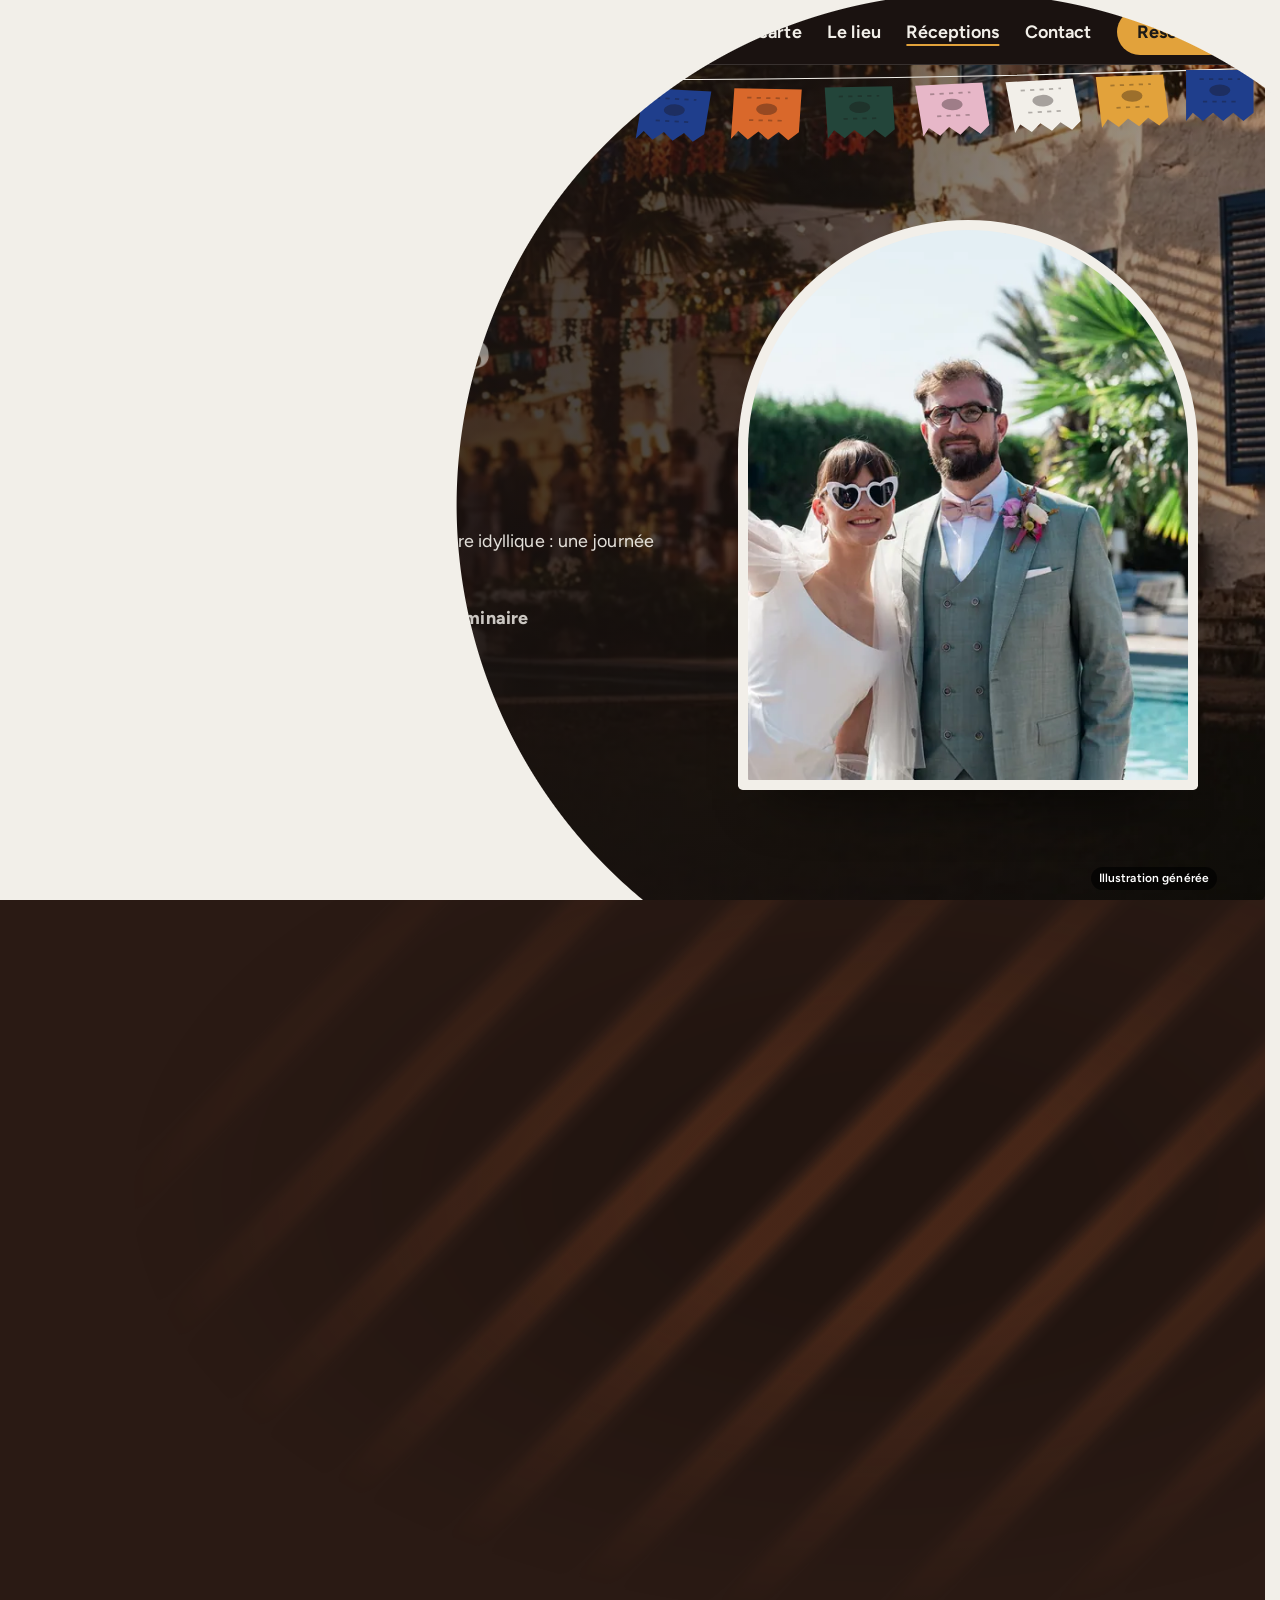
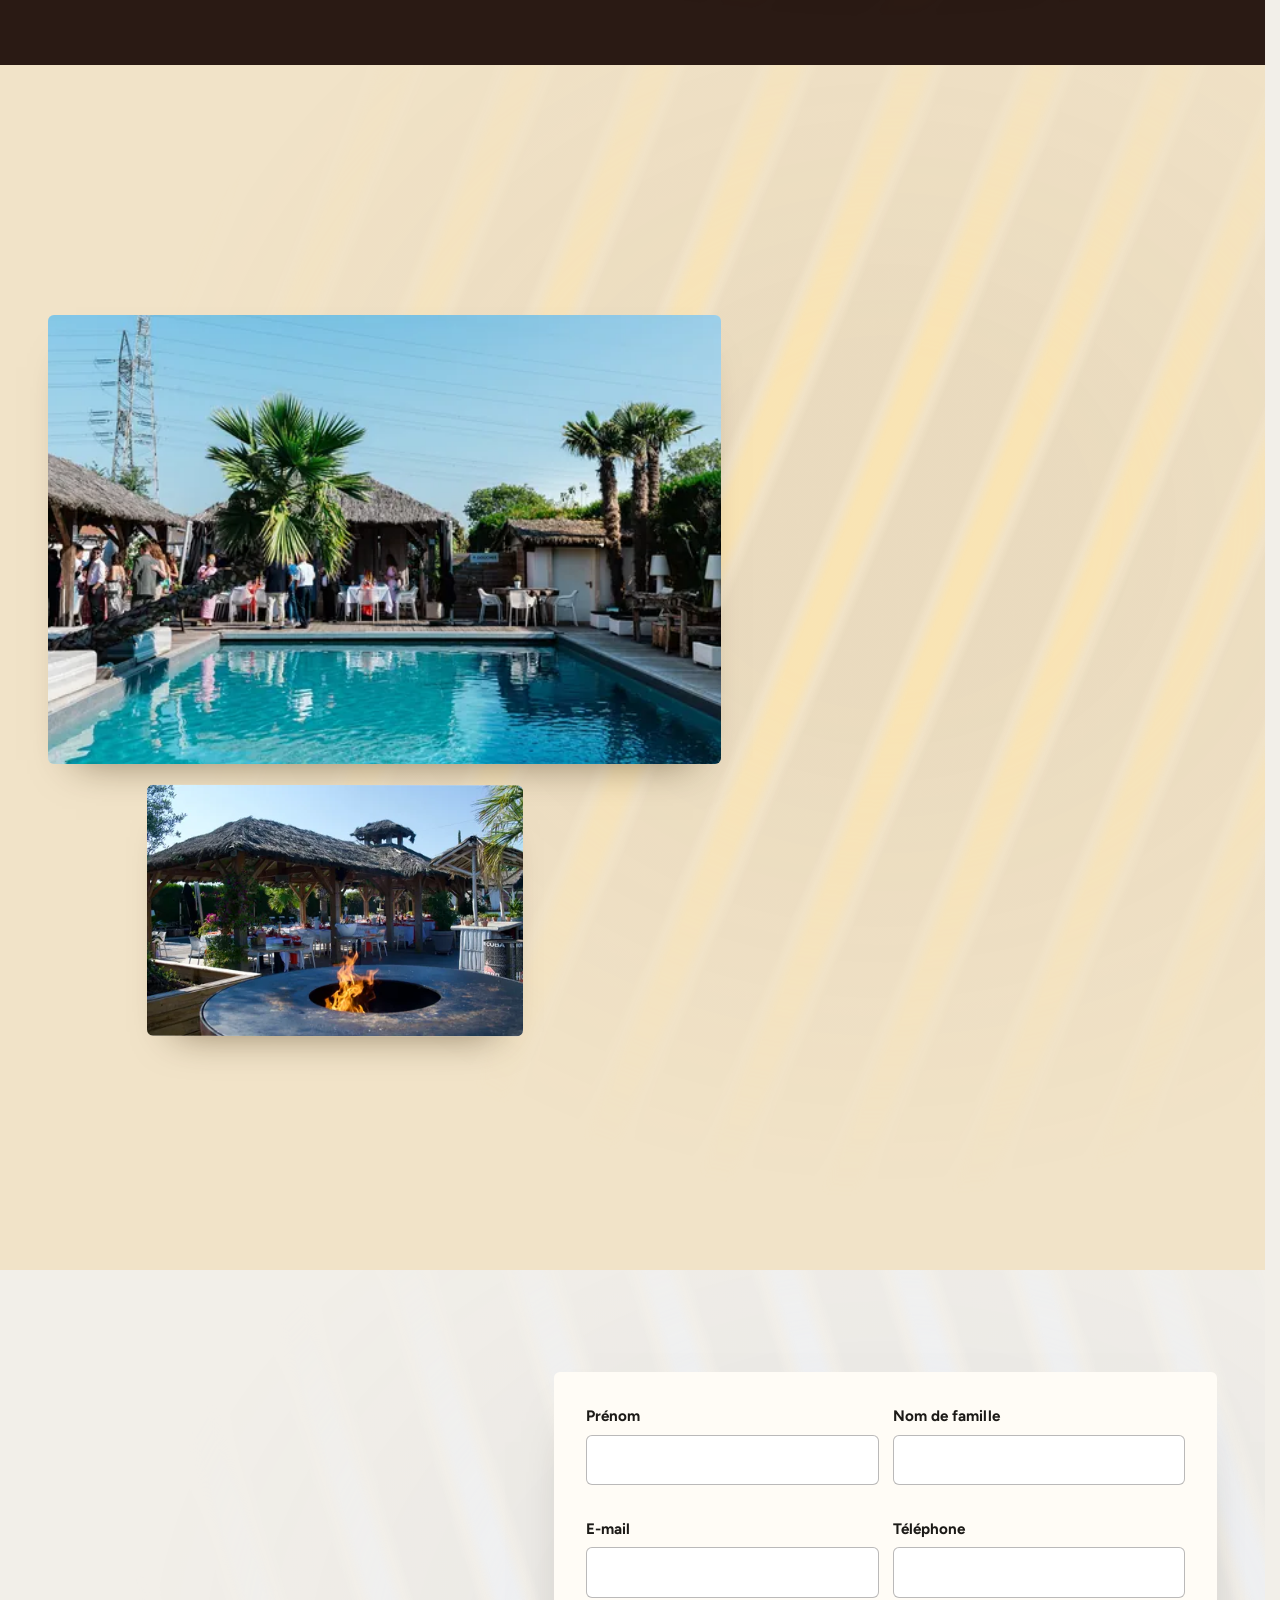
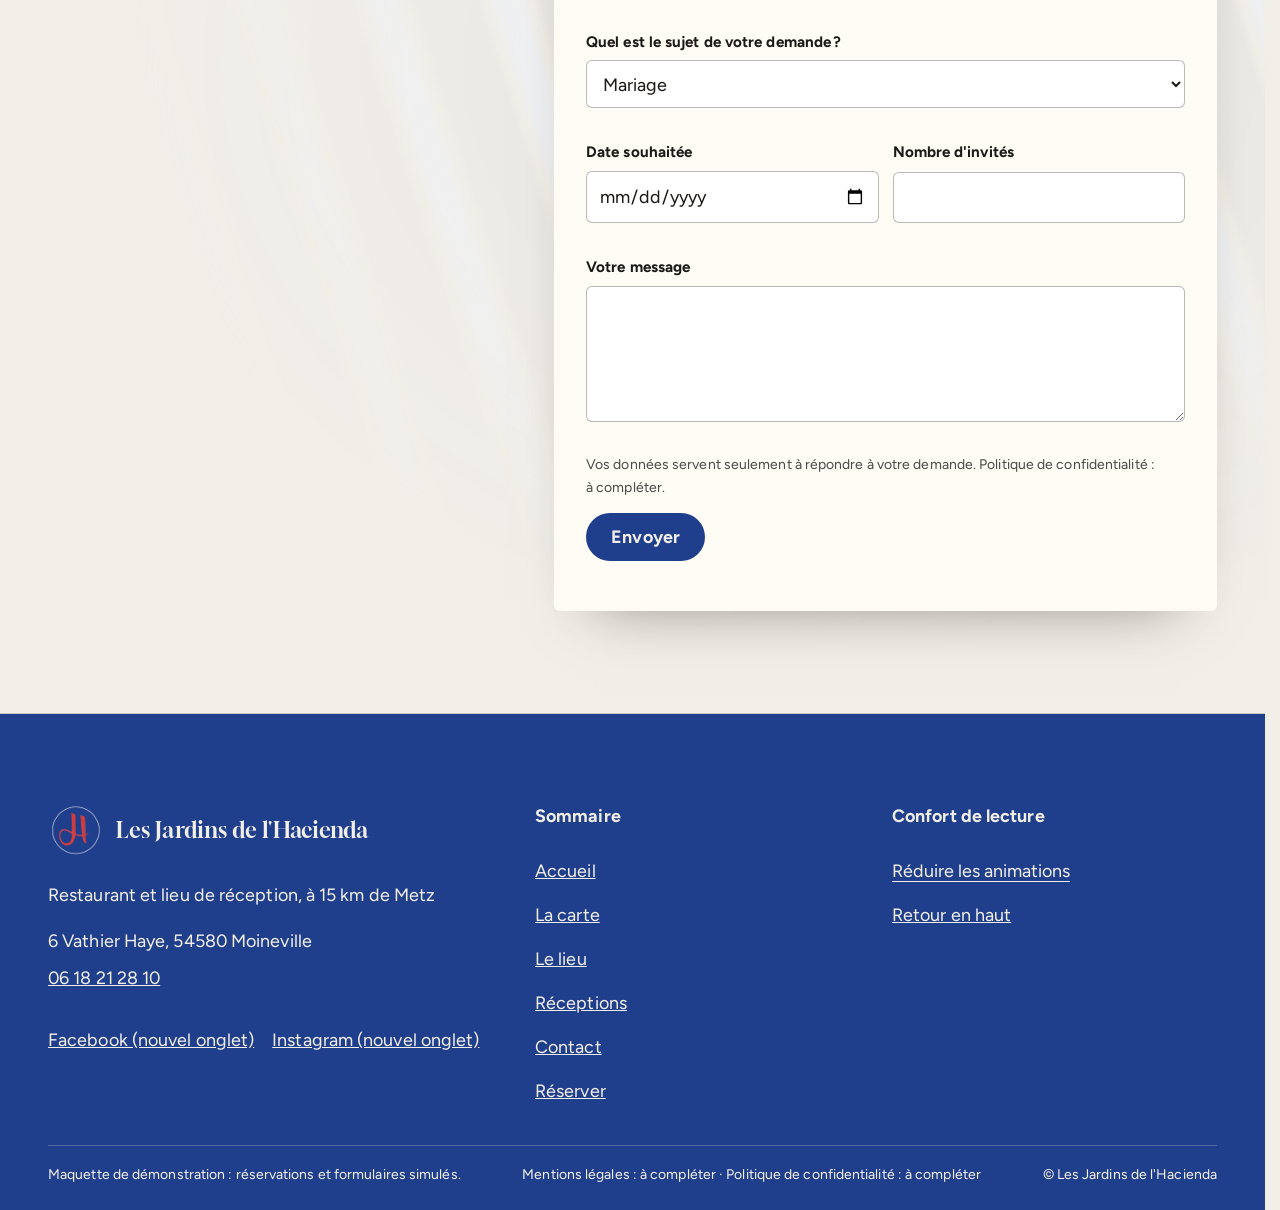
<file: receptions.html>
<!doctype html>
<html lang="fr" data-v="1">
<head>
<meta charset="utf-8">
<meta name="viewport" content="width=device-width, initial-scale=1, viewport-fit=cover">
<title>Réceptions : mariage, baptême, anniversaire, pot de départ</title>
<meta name="description" content="Célébrez un mariage, un baptême, un anniversaire ou un pot de départ aux Jardins de l&#39;Hacienda, au bord de la piscine ou au coin du feu.">
<meta name="robots" content="noindex, nofollow">
<link rel="canonical" href="https://jardins-hacienda-v2-maquette.vercel.app/receptions">
<style>:root{--fond:#F2EFE9;--texte:#1C1A17;--voile-fond:#1F3E8C;--ouverture-fond:#F2EFE9;--menu-fond:#1F3E8C}:root { --entete-h: 72px; --barres-h: 0px; } html { background: var(--fond); color: var(--texte); scrollbar-gutter: stable; } body { margin: 0; background: var(--fond); } html.js:not(.calme):not(.secours):not([data-arrivee="retour"]) [data-anime] { opacity: 0; } html.js:not(.calme):not(.secours):not([data-arrivee="retour"]) [data-anime].vu { opacity: 1; } [data-voile] { position: fixed; inset: 0; z-index: 900; background: var(--voile-fond); transform: translateY(100%); visibility: hidden; pointer-events: none; } html[data-arrivee="voile"]:not(.voile-leve):not(.calme):not(.secours) [data-voile] { transform: none; visibility: visible; } html.calme [data-voile], html.secours [data-voile] { visibility: hidden !important; } .ouverture-panneau { position: fixed; inset: 0; z-index: 850; display: none; place-content: center; justify-items: center; background: var(--ouverture-fond, var(--voile-fond)); color: var(--fond); text-align: center; } html.js[data-arrivee="intro"]:not(.calme):not(.secours):not(.intro-finie) .ouverture-panneau { display: grid; } html.defilement-bloque, html.defilement-bloque body, html.js[data-arrivee="intro"]:not(.calme):not(.secours):not(.intro-finie), html.js[data-arrivee="intro"]:not(.calme):not(.secours):not(.intro-finie) body, html[data-arrivee="voile"]:not(.voile-leve):not(.calme):not(.secours), html[data-arrivee="voile"]:not(.voile-leve):not(.calme):not(.secours) body { overflow: hidden; } html.js[data-arrivee="intro"]:not(.calme):not(.secours):not(.intro-finie) { background-color: var(--ouverture-fond, var(--voile-fond)); } html[data-arrivee="voile"]:not(.voile-leve):not(.calme):not(.secours) { background-color: var(--voile-fond); }</style>
<script>(function () {
var d = document.documentElement, ss = null, ls = null;
try { ss = window.sessionStorage; ls = window.localStorage; } catch (e) {}
d.classList.add('js');
var calme = false;
try { calme = !!ls && ls.getItem('socle:calme') === 'oui'; } catch (e) {}
if (!calme && window.matchMedia && matchMedia('(prefers-reduced-motion: reduce)').matches) calme = true;
if (calme) d.classList.add('calme');
var nav = performance.getEntriesByType ? performance.getEntriesByType('navigation')[0] : null;
var type = nav ? nav.type : 'navigate';
var depart = null;
try { depart = JSON.parse(ss.getItem('socle:depart') || 'null'); ss.removeItem('socle:depart'); } catch (e) {}
if (depart && !(Date.now() - depart.t < 15000)) depart = null;
var retourSection = false;
try { retourSection = !!ss.getItem('socle:calme-retour'); } catch (e) {}
var mode = type === 'back_forward' || retourSection ? 'retour' : type === 'reload' ? 'intro' : depart ? 'voile' : 'intro';
d.setAttribute('data-arrivee', mode);
if (mode === 'voile' && depart.couleur) d.style.setProperty('--voile-fond', depart.couleur);
if (type === 'reload' && 'scrollRestoration' in history) {
if (!retourSection) history.scrollRestoration = 'manual';
}
try {
var choisie = ls && ls.getItem('socle:langue');
var langue = (d.lang || '').slice(0, 2);
if (choisie && choisie !== langue && type === 'navigate' && !depart) {
var alt = document.querySelector('link[rel="alternate"][hreflang="' + choisie + '"]');
if (alt) location.replace(new URL(alt.href).pathname + location.search + location.hash);
}
} catch (e) {}
setTimeout(function () { if (!d.classList.contains('demarre')) d.classList.add('secours'); }, 2000);
})();</script>
<script>try{var hh=+new Intl.DateTimeFormat('fr-FR',{timeZone:'Europe/Paris',hour:'numeric',hourCycle:'h23'}).format(new Date());if(hh>=18||hh<7)document.documentElement.setAttribute('data-moment','soir')}catch(e){}</script>
<link rel="preload" href="/assets/fonts/gloock.woff2" as="font" type="font/woff2" crossorigin>
<link rel="preload" href="/assets/fonts/figtree.woff2" as="font" type="font/woff2" crossorigin>
<link rel="stylesheet" href="/assets/css/socle.css?v=1">
<link rel="stylesheet" href="/assets/css/modules.css?v=1">
<link rel="stylesheet" href="/assets/css/site.css?v=1">
<link rel="modulepreload" href="/assets/js/site.js?v=1">
<link rel="modulepreload" href="/assets/js/socle/index.js?v=1">
<script src="/assets/vendor/gsap.min.js" defer></script>
<script src="/assets/vendor/ScrollTrigger.min.js" defer></script>
<script src="/assets/vendor/SplitText.min.js" defer></script>
<script type="module" src="/assets/js/site.js?v=1"></script>
<meta name="theme-color" content="#F2EFE9">
<link rel="icon" href="/assets/images/favicon.png" type="image/png">
<link rel="apple-touch-icon" href="/assets/images/apple-touch-icon.png">
<meta property="og:type" content="website">
<meta property="og:site_name" content="Les Jardins de l&#39;Hacienda">
<meta property="og:locale" content="fr_FR">
<meta property="og:title" content="Réceptions : mariage, baptême, anniversaire, pot de départ">
<meta property="og:description" content="Célébrez un mariage, un baptême, un anniversaire ou un pot de départ aux Jardins de l&#39;Hacienda, au bord de la piscine ou au coin du feu.">
<meta property="og:url" content="https://jardins-hacienda-v2-maquette.vercel.app/receptions">
<meta property="og:image" content="https://jardins-hacienda-v2-maquette.vercel.app/assets/partage/receptions-fr.jpg">
<meta property="og:image:width" content="1200">
<meta property="og:image:height" content="630">
<meta property="og:image:alt" content="Une table de mariage dressée aux Jardins de l&#39;Hacienda">
<meta name="twitter:card" content="summary_large_image">
<script type="application/ld+json">{"@context":"https://schema.org","@type":"Restaurant","name":"Les Jardins de l'Hacienda","description":"Restaurant traditionnel et lieu de réception avec terrasse et piscine, à Moineville, près de Metz.","telephone":"+33 6 18 21 28 10","address":{"@type":"PostalAddress","streetAddress":"6 Vathier Haye","postalCode":"54580","addressLocality":"Moineville","addressCountry":"FR"},"servesCuisine":"Cuisine traditionnelle de saison","acceptsReservations":true,"sameAs":["https://www.facebook.com/lesjardinsdelhacienda54","https://www.instagram.com/lesjardinsdel.hacienda/"]}</script>
</head>
<body id="haut">
<div data-voile data-forme="persienne" aria-hidden="true"><div class="voile-contenu"><img src="/assets/images/logo-h-clair.png" alt="" width="64" height="64"><span data-voile-libelle>Réceptions</span></div></div>
<div class="ouverture-panneau" data-ouverture aria-hidden="true">
  <img class="ouverture-logo" src="/assets/images/logo-h.png" alt="" width="96" height="96" data-ouverture-objet>
  <p class="ouverture-nom">Les Jardins de l&#39;Hacienda</p>
  <span class="ouverture-trait"></span>
  <p class="ouverture-ligne">Restaurant &amp; réceptions · Moineville</p>
</div>
<a class="evitement" href="#contenu">Aller au contenu</a>
<header data-entete>
  <div class="entete-rangee">
    <a class="entete-logo" href="/" data-libelle="Accueil">
      <img src="/assets/images/logo-h.png" alt="" width="40" height="40"><span>Les Jardins de l&#39;Hacienda</span>
    </a>
    <nav data-nav aria-label="Navigation principale">
      <ul><li><a href="/la-carte" data-libelle="La carte">La carte</a></li><li><a href="/le-lieu" data-libelle="Le lieu">Le lieu</a></li><li><a href="/receptions" data-libelle="Réceptions" aria-current="page">Réceptions</a></li><li><a href="/contact" data-libelle="Contact">Contact</a></li></ul>
    </nav>
    <div class="entete-actions">
      <a class="bouton" href="/reserver" data-libelle="Réserver">Réserver</a>
      <button type="button" data-menu-bouton aria-controls="menu" aria-expanded="false" data-libelle-ouvrir="Menu" data-libelle-fermer="Fermer"><span data-libelle-bouton>Menu</span></button>
      <a class="menu-sansjs" href="#menu" data-menu-lien>Menu</a>
    </div>
  </div>
</header>
<script>/* Avant le premier affichage : rangées de la navigation (même règle que ajusterNav dans assets/js/socle/entete.js)
   et hauteur réelle de l'en-tête, pour que rien ne saute quand le JavaScript du site prend la main. */
(function () {
  var h = document.documentElement, u = document.querySelector('[data-nav] ul'), e = document.querySelector('[data-entete]');
  if (u) {
    var deborde = function () { return u.scrollWidth > u.clientWidth + 1; }, c = deborde();
    if (c && window.matchMedia('(min-width: 900px)').matches) {
      h.classList.add('nav-deux-rangees'); c = deborde();
      if (c) { h.classList.add('nav-deux-lignes'); var a = u.querySelector('a'); c = !a || u.getBoundingClientRect().height > a.getBoundingClientRect().height * 2.5; }
      if (c) h.classList.remove('nav-deux-rangees', 'nav-deux-lignes');
    }
    if (c) h.classList.add('nav-compacte');
  }
  if (e) h.style.setProperty('--entete-h', Math.round(e.getBoundingClientRect().height) + 'px');
})();</script>
<span id="menu-ferme" aria-hidden="true"></span>
<div id="menu" data-menu role="dialog" aria-modal="true" aria-label="Menu">
  <p class="menu-sansjs-fermer"><a href="#menu-ferme">Fermer</a></p>
  <ul><li style="--i:0"><a href="/" class="menu-lien" data-libelle="Accueil">Accueil</a></li><li style="--i:1"><a href="/la-carte" class="menu-lien" data-libelle="La carte">La carte</a></li><li style="--i:2"><a href="/le-lieu" class="menu-lien" data-libelle="Le lieu">Le lieu</a></li><li style="--i:3"><a href="/receptions" class="menu-lien" data-libelle="Réceptions" aria-current="page">Réceptions</a></li><li style="--i:4"><a href="/contact" class="menu-lien" data-libelle="Contact">Contact</a></li><li style="--i:5"><a href="/reserver" class="menu-lien" data-libelle="Réserver">Réserver</a></li></ul>
  <p><a class="bouton" href="tel:+33618212810">Appeler 06 18 21 28 10</a></p>
  <p><button type="button" class="lien" data-calme-bascule data-libelle-reduire="Réduire les animations" data-libelle-retablir="Rétablir les animations" data-libelle-systeme="Animations réduites par le réglage de votre appareil"><span data-libelle-bouton>Réduire les animations</span></button></p>
</div>
<main id="contenu" tabindex="-1">
<section class="rec-ouv page-ouv lumiere" id="debut" data-ambiance="nuit">
  <figure class="media rec-fond" data-grok style="--cadrage:66% 35%">
  <picture><source media="(max-width: 760px) and (orientation: portrait)" srcset="/assets/images/grok/fete-soir-mobile-640.webp 640w" sizes="100vw">
    <img src="/assets/images/grok/fete-soir-1280.webp" srcset="/assets/images/grok/fete-soir-640.webp 640w, /assets/images/grok/fete-soir-1280.webp 1280w" sizes="100vw" alt="" width="1280" height="854" fetchpriority="high" loading="eager" decoding="async">
  </picture><figcaption class="mention-ia">Illustration générée</figcaption>
</figure>
  <svg class="guirlande guirlande--haut" viewBox="0 0 1200 140" preserveAspectRatio="none" data-effet="papel-picado" aria-hidden="true"><path d="M0 12 Q 600 52 1200 12" stroke="#F2EFE9" stroke-width="2" fill="none"/><g transform="translate(10.9 15.5)"><g class="fanion" style="--i:0"><path d="M0 0 H64 V74 L54.4 88 L44.8 74 L35.2 88 L25.6 74 L16 88 L6.4 74 L0 88 Z" fill="#E2A23B"/><circle cx="32" cy="35.2" r="10" fill="#1A1210" opacity=".35"/><path d="M12.8 15.84 h38.4 M16 54.56 h32" stroke="#1A1210" stroke-opacity=".3" stroke-width="3" stroke-dasharray="4 5"/></g></g><g transform="translate(96.6 25.3)"><g class="fanion" style="--i:1"><path d="M0 0 H64 V74 L54.4 88 L44.8 74 L35.2 88 L25.6 74 L16 88 L6.4 74 L0 88 Z" fill="#1F3E8C"/><circle cx="32" cy="35.2" r="10" fill="#1A1210" opacity=".35"/><path d="M12.8 15.84 h38.4 M16 54.56 h32" stroke="#1A1210" stroke-opacity=".3" stroke-width="3" stroke-dasharray="4 5"/></g></g><g transform="translate(182.3 33.5)"><g class="fanion" style="--i:2"><path d="M0 0 H64 V74 L54.4 88 L44.8 74 L35.2 88 L25.6 74 L16 88 L6.4 74 L0 88 Z" fill="#D9682B"/><circle cx="32" cy="35.2" r="10" fill="#1A1210" opacity=".35"/><path d="M12.8 15.84 h38.4 M16 54.56 h32" stroke="#1A1210" stroke-opacity=".3" stroke-width="3" stroke-dasharray="4 5"/></g></g><g transform="translate(268.0 40.0)"><g class="fanion" style="--i:3"><path d="M0 0 H64 V74 L54.4 88 L44.8 74 L35.2 88 L25.6 74 L16 88 L6.4 74 L0 88 Z" fill="#23453A"/><circle cx="32" cy="35.2" r="10" fill="#1A1210" opacity=".35"/><path d="M12.8 15.84 h38.4 M16 54.56 h32" stroke="#1A1210" stroke-opacity=".3" stroke-width="3" stroke-dasharray="4 5"/></g></g><g transform="translate(353.7 44.9)"><g class="fanion" style="--i:4"><path d="M0 0 H64 V74 L54.4 88 L44.8 74 L35.2 88 L25.6 74 L16 88 L6.4 74 L0 88 Z" fill="#E7B7C8"/><circle cx="32" cy="35.2" r="10" fill="#1A1210" opacity=".35"/><path d="M12.8 15.84 h38.4 M16 54.56 h32" stroke="#1A1210" stroke-opacity=".3" stroke-width="3" stroke-dasharray="4 5"/></g></g><g transform="translate(439.4 48.2)"><g class="fanion" style="--i:5"><path d="M0 0 H64 V74 L54.4 88 L44.8 74 L35.2 88 L25.6 74 L16 88 L6.4 74 L0 88 Z" fill="#F2EFE9"/><circle cx="32" cy="35.2" r="10" fill="#1A1210" opacity=".35"/><path d="M12.8 15.84 h38.4 M16 54.56 h32" stroke="#1A1210" stroke-opacity=".3" stroke-width="3" stroke-dasharray="4 5"/></g></g><g transform="translate(525.1 49.8)"><g class="fanion" style="--i:6"><path d="M0 0 H64 V74 L54.4 88 L44.8 74 L35.2 88 L25.6 74 L16 88 L6.4 74 L0 88 Z" fill="#E2A23B"/><circle cx="32" cy="35.2" r="10" fill="#1A1210" opacity=".35"/><path d="M12.8 15.84 h38.4 M16 54.56 h32" stroke="#1A1210" stroke-opacity=".3" stroke-width="3" stroke-dasharray="4 5"/></g></g><g transform="translate(610.9 49.8)"><g class="fanion" style="--i:7"><path d="M0 0 H64 V74 L54.4 88 L44.8 74 L35.2 88 L25.6 74 L16 88 L6.4 74 L0 88 Z" fill="#1F3E8C"/><circle cx="32" cy="35.2" r="10" fill="#1A1210" opacity=".35"/><path d="M12.8 15.84 h38.4 M16 54.56 h32" stroke="#1A1210" stroke-opacity=".3" stroke-width="3" stroke-dasharray="4 5"/></g></g><g transform="translate(696.6 48.2)"><g class="fanion" style="--i:8"><path d="M0 0 H64 V74 L54.4 88 L44.8 74 L35.2 88 L25.6 74 L16 88 L6.4 74 L0 88 Z" fill="#D9682B"/><circle cx="32" cy="35.2" r="10" fill="#1A1210" opacity=".35"/><path d="M12.8 15.84 h38.4 M16 54.56 h32" stroke="#1A1210" stroke-opacity=".3" stroke-width="3" stroke-dasharray="4 5"/></g></g><g transform="translate(782.3 44.9)"><g class="fanion" style="--i:9"><path d="M0 0 H64 V74 L54.4 88 L44.8 74 L35.2 88 L25.6 74 L16 88 L6.4 74 L0 88 Z" fill="#23453A"/><circle cx="32" cy="35.2" r="10" fill="#1A1210" opacity=".35"/><path d="M12.8 15.84 h38.4 M16 54.56 h32" stroke="#1A1210" stroke-opacity=".3" stroke-width="3" stroke-dasharray="4 5"/></g></g><g transform="translate(868.0 40.0)"><g class="fanion" style="--i:10"><path d="M0 0 H64 V74 L54.4 88 L44.8 74 L35.2 88 L25.6 74 L16 88 L6.4 74 L0 88 Z" fill="#E7B7C8"/><circle cx="32" cy="35.2" r="10" fill="#1A1210" opacity=".35"/><path d="M12.8 15.84 h38.4 M16 54.56 h32" stroke="#1A1210" stroke-opacity=".3" stroke-width="3" stroke-dasharray="4 5"/></g></g><g transform="translate(953.7 33.5)"><g class="fanion" style="--i:11"><path d="M0 0 H64 V74 L54.4 88 L44.8 74 L35.2 88 L25.6 74 L16 88 L6.4 74 L0 88 Z" fill="#F2EFE9"/><circle cx="32" cy="35.2" r="10" fill="#1A1210" opacity=".35"/><path d="M12.8 15.84 h38.4 M16 54.56 h32" stroke="#1A1210" stroke-opacity=".3" stroke-width="3" stroke-dasharray="4 5"/></g></g><g transform="translate(1039.4 25.3)"><g class="fanion" style="--i:12"><path d="M0 0 H64 V74 L54.4 88 L44.8 74 L35.2 88 L25.6 74 L16 88 L6.4 74 L0 88 Z" fill="#E2A23B"/><circle cx="32" cy="35.2" r="10" fill="#1A1210" opacity=".35"/><path d="M12.8 15.84 h38.4 M16 54.56 h32" stroke="#1A1210" stroke-opacity=".3" stroke-width="3" stroke-dasharray="4 5"/></g></g><g transform="translate(1125.1 15.5)"><g class="fanion" style="--i:13"><path d="M0 0 H64 V74 L54.4 88 L44.8 74 L35.2 88 L25.6 74 L16 88 L6.4 74 L0 88 Z" fill="#1F3E8C"/><circle cx="32" cy="35.2" r="10" fill="#1A1210" opacity=".35"/><path d="M12.8 15.84 h38.4 M16 54.56 h32" stroke="#1A1210" stroke-opacity=".3" stroke-width="3" stroke-dasharray="4 5"/></g></g></svg>
  <div class="conteneur rec-ouv-grille">
    <div>
      <p class="surtitre" data-anime="gsap">Restaurant &amp; réceptions</p>
      <h1 class="titre-page titre-decoupe" data-grille="typo" data-effet="decoupe" aria-label="Les grands jours"><span class="decoupe-mot" aria-hidden="true"><span class="decoupe">L</span><span class="decoupe">e</span><span class="decoupe">s</span></span> <span class="decoupe-mot" aria-hidden="true"><span class="decoupe">g</span><span class="decoupe">r</span><span class="decoupe">a</span><span class="decoupe">n</span><span class="decoupe">d</span><span class="decoupe">s</span></span> <span class="decoupe-mot" aria-hidden="true"><span class="decoupe">j</span><span class="decoupe">o</span><span class="decoupe">u</span><span class="decoupe">r</span><span class="decoupe">s</span></span></h1>
      <p class="masque-ecran-bas" data-anime="gsap">Célébrez le plus beau jour de votre vie dans un cadre idyllique : une journée unique, préparée sur mesure avec la maison.</p>
      <p class="texte-cle" data-info-cle data-anime="gsap">Mariage, baptême, anniversaire, pot de départ, séminaire</p>
      <p data-anime="gsap"><a class="bouton bouton--clair" href="#demande" data-sans-transition data-action-principale>Demander une date</a></p>
    </div>
    <figure class="media rec-cadre" data-iris-centre style="--cadrage:50% 45%">
  <picture>
    <img src="/assets/images/maries-784.webp" srcset="/assets/images/maries-480.webp 480w, /assets/images/maries-640.webp 640w, /assets/images/maries-784.webp 784w" sizes="(max-width: 760px) 70vw, 30vw" alt="Des mariés lèvent leur verre au bord de la piscine" width="784" height="980" loading="lazy" decoding="async">
  </picture>
</figure>
  </div>
</section>
<section class="rec-types lumiere" id="fetes" data-ambiance="soir">
  <div class="rais" aria-hidden="true" data-grille="fil" data-effet="rais" data-audit-ignorer><span class="rais-bandes"></span></div>
  <div class="conteneur">
    <h2 data-anime="lignes">Ce que l&#39;on fête ici</h2>
    <ul class="fetes" data-anime="cascade">
      <li class="fete">
        <figure class="media fete-photo" style="--cadrage:51% 41%">
  <picture>
    <img src="/assets/images/maries-piscine-784.webp" srcset="/assets/images/maries-piscine-480.webp 480w, /assets/images/maries-piscine-640.webp 640w, /assets/images/maries-piscine-784.webp 784w" sizes="(max-width: 760px) 80vw, 18vw" alt="Des mariés devant la piscine et les palmiers" width="784" height="1176" loading="lazy" decoding="async">
  </picture>
</figure>
        <h3>Mariage</h3>
        <p>Au bord de l&#39;eau, sous la pergola ou au coin du feu.</p>
        <a class="fete-lien" href="#demande" data-sans-transition data-sujet="mariage">Demander une date<span class="visuellement-cache"> : Mariage</span></a>
      </li><li class="fete">
        <figure class="media fete-photo" style="--cadrage:53% 45%">
  <picture>
    <img src="/assets/images/table-bapteme-784.webp" srcset="/assets/images/table-bapteme-480.webp 480w, /assets/images/table-bapteme-640.webp 640w, /assets/images/table-bapteme-784.webp 784w" sizes="(max-width: 760px) 80vw, 18vw" alt="Table dressée en blanc et rouge sous les palmes" width="784" height="1176" loading="lazy" decoding="async">
  </picture>
</figure>
        <h3>Baptême</h3>
        <p>Une table dressée pour la famille, à l&#39;ombre des palmes.</p>
        <a class="fete-lien" href="#demande" data-sans-transition data-sujet="bapteme">Demander une date<span class="visuellement-cache"> : Baptême</span></a>
      </li><li class="fete">
        <figure class="media fete-photo" style="--cadrage:42% 49%">
  <picture>
    <img src="/assets/images/gateau-784.webp" srcset="/assets/images/gateau-480.webp 480w, /assets/images/gateau-640.webp 640w, /assets/images/gateau-784.webp 784w" sizes="(max-width: 760px) 80vw, 18vw" alt="Gâteau et fleurs pour une réception" width="784" height="1176" loading="lazy" decoding="async">
  </picture>
</figure>
        <h3>Anniversaire</h3>
        <p>Un gâteau, des proches, et la soirée devant soi.</p>
        <a class="fete-lien" href="#demande" data-sans-transition data-sujet="anniversaire">Demander une date<span class="visuellement-cache"> : Anniversaire</span></a>
      </li><li class="fete">
        <figure class="media fete-photo" style="--cadrage:48% 57%">
  <picture>
    <img src="/assets/images/table-fleurs-1600.webp" srcset="/assets/images/table-fleurs-480.webp 480w, /assets/images/table-fleurs-640.webp 640w, /assets/images/table-fleurs-1600.webp 1600w" sizes="(max-width: 760px) 80vw, 18vw" alt="Verres et fleurs rouges sur une table de fête" width="1600" height="1066" loading="lazy" decoding="async">
  </picture>
</figure>
        <h3>Pot de départ</h3>
        <p>Pour dire au revoir à un collègue autour d&#39;un verre.</p>
        <a class="fete-lien" href="#demande" data-sans-transition data-sujet="depart">Demander une date<span class="visuellement-cache"> : Pot de départ</span></a>
      </li><li class="fete">
        <figure class="media fete-photo" style="--cadrage:48% 51%">
  <picture>
    <img src="/assets/images/pool-party-640.webp" srcset="/assets/images/pool-party-480.webp 480w, /assets/images/pool-party-640.webp 640w" sizes="(max-width: 760px) 80vw, 18vw" alt="La piscine un jour de pool party" width="640" height="427" loading="lazy" decoding="async">
  </picture>
</figure>
        <h3>Pool party</h3>
        <p>La piscine, la musique et l&#39;été.</p>
        <a class="fete-lien" href="#demande" data-sans-transition data-sujet="autre">Demander une date<span class="visuellement-cache"> : Pool party</span></a>
      </li>
    </ul>
  </div>
</section>
<section class="rec-souvenirs lumiere" id="souvenirs" data-ambiance="apres-midi">
  <div class="rais" aria-hidden="true" data-grille="fil" data-effet="rais" data-audit-ignorer><span class="rais-bandes"></span></div>
  <div class="conteneur">
    <div class="rec-souvenirs-tete">
      <h2 data-anime="lignes">Souvenirs de fêtes</h2>
      <p data-anime>Quelques réceptions vécues aux Jardins de l&#39;Hacienda.</p>
    </div>
    <div class="souvenirs">
      <figure class="media souvenir souvenir--a" data-fx="parallaxe" style="--cadrage:45% 60%">
  <picture>
    <img src="/assets/images/piscine-large-1280.webp" srcset="/assets/images/piscine-large-640.webp 640w, /assets/images/piscine-large-1280.webp 1280w, /assets/images/piscine-large-1920.webp 1920w" sizes="(max-width: 760px) 92vw, 46vw" alt="La piscine et ses palmiers, vue d&#39;ensemble" width="1280" height="853" loading="lazy" decoding="async">
  </picture>
</figure>
      <figure class="media souvenir souvenir--b" data-anime="rideau" style="--cadrage:48% 39%">
  <picture>
    <img src="/assets/images/pergola-1600.webp" srcset="/assets/images/pergola-480.webp 480w, /assets/images/pergola-640.webp 640w, /assets/images/pergola-1600.webp 1600w" sizes="(max-width: 760px) 60vw, 26vw" alt="Tables dressées sous la pergola en bois" width="1600" height="1066" loading="lazy" decoding="async">
  </picture>
</figure>
      <figure class="media souvenir souvenir--c" data-fx="vitesse" style="--cadrage:53% 56%">
  <picture>
    <img src="/assets/images/brasero-1600.webp" srcset="/assets/images/brasero-480.webp 480w, /assets/images/brasero-640.webp 640w, /assets/images/brasero-1600.webp 1600w" sizes="(max-width: 760px) 60vw, 26vw" alt="Le brasero allumé devant les paillotes" width="1600" height="1066" loading="lazy" decoding="async">
  </picture>
</figure>
      <figure class="media souvenir souvenir--d" data-anime="rideau" style="--cadrage:48% 51%">
  <picture>
    <img src="/assets/images/buffet-fleurs-1600.webp" srcset="/assets/images/buffet-fleurs-480.webp 480w, /assets/images/buffet-fleurs-640.webp 640w, /assets/images/buffet-fleurs-1600.webp 1600w" sizes="(max-width: 760px) 92vw, 30vw" alt="Plateau de légumes et de fleurs comestibles" width="1600" height="1066" loading="lazy" decoding="async">
  </picture>
</figure>
    </div>
  </div>
</section>
<section class="rec-demande lumiere" id="demande" data-ambiance="matin">
  <div class="rais" aria-hidden="true" data-grille="fil" data-effet="rais" data-audit-ignorer><span class="rais-bandes"></span></div>
  <div class="conteneur rec-demande-grille">
    <div>
      <h2 data-anime="lignes">Parlons de votre fête</h2>
      <p data-anime>Dites-nous l&#39;essentiel : la maison vous rappelle pour préparer la journée.</p>
      <p data-anime>Pour certains événements, un acompte par couvert confirme la réservation.</p>
      <p class="texte-cle" data-anime><a href="tel:+33618212810">06 18 21 28 10</a></p>
      <figure class="media rec-demande-photo" data-anime="rideau" style="--cadrage:45% 64%">
  <picture>
    <img src="/assets/images/piscine-paillote-784.webp" srcset="/assets/images/piscine-paillote-480.webp 480w, /assets/images/piscine-paillote-640.webp 640w, /assets/images/piscine-paillote-784.webp 784w" sizes="220px" alt="Paillote et palmiers au bout de la piscine" width="784" height="1176" loading="lazy" decoding="async">
  </picture>
</figure>
    </div>
    <form class="formulaire" id="demande-reception-form" data-formulaire data-confettis data-grille="retour" action="#" novalidate>
  <div class="formulaire-ligne">
    <div class="champ"><label for="demande-reception-prenom">Prénom</label><input id="demande-reception-prenom" name="prenom" autocomplete="given-name" required></div>
    <div class="champ"><label for="demande-reception-nom">Nom de famille</label><input id="demande-reception-nom" name="nom" autocomplete="family-name" required></div>
  </div>
  <div class="formulaire-ligne">
    <div class="champ"><label for="demande-reception-email">E-mail</label><input id="demande-reception-email" name="email" type="email" autocomplete="email" required></div>
    <div class="champ"><label for="demande-reception-tel">Téléphone</label><input id="demande-reception-tel" name="telephone" type="tel" autocomplete="tel" required></div>
  </div>
  <div class="champ"><label for="demande-reception-sujet">Quel est le sujet de votre demande ?</label><select id="demande-reception-sujet" name="sujet"><option value="mariage">Mariage</option><option value="bapteme">Baptême</option><option value="anniversaire">Anniversaire</option><option value="depart">Pot de départ</option><option value="seminaire">Séminaire</option><option value="autre">Autre demande</option></select></div>
  <div class="formulaire-ligne">
    <div class="champ"><label for="demande-reception-date">Date souhaitée</label><input id="demande-reception-date" name="date" type="date"></div>
    <div class="champ"><label for="demande-reception-invites">Nombre d&#39;invités</label><input id="demande-reception-invites" name="invites" type="number" min="1" inputmode="numeric"></div>
  </div>
  <div class="champ"><label for="demande-reception-message">Votre message</label><textarea id="demande-reception-message" name="message" rows="4"></textarea></div>
  <p class="formulaire-mention">Vos données servent seulement à répondre à votre demande. Politique de confidentialité : à compléter.</p>
  <p><button type="submit" class="bouton">Envoyer</button></p>
  <p class="formulaire-envoye" data-message-envoi tabindex="-1" hidden></p>
</form>
  </div>
</section>
</main>
<footer class="pied" id="pied">
  <div class="conteneur pied-grille">
    <div>
      <p class="pied-marque"><img src="/assets/images/logo-h-clair.png" alt="" width="56" height="56"><strong>Les Jardins de l&#39;Hacienda</strong></p>
      <p>Restaurant et lieu de réception, à 15 km de Metz</p>
      <p>6 Vathier Haye, 54580 Moineville<br><a href="tel:+33618212810">06 18 21 28 10</a></p>
      <p class="pied-reseaux"><a href="https://www.facebook.com/lesjardinsdelhacienda54" target="_blank" rel="noopener">Facebook (nouvel onglet)</a> <a href="https://www.instagram.com/lesjardinsdel.hacienda/" target="_blank" rel="noopener">Instagram (nouvel onglet)</a></p>
    </div>
    <nav aria-label="Sommaire">
      <p><strong>Sommaire</strong></p>
      <ul><li><a href="/" data-libelle="Accueil">Accueil</a></li><li><a href="/la-carte" data-libelle="La carte">La carte</a></li><li><a href="/le-lieu" data-libelle="Le lieu">Le lieu</a></li><li><a href="/receptions" data-libelle="Réceptions" aria-current="page">Réceptions</a></li><li><a href="/contact" data-libelle="Contact">Contact</a></li><li><a href="/reserver" data-libelle="Réserver">Réserver</a></li></ul>
    </nav>
    <div>
      <p><strong>Confort de lecture</strong></p>
      <ul>
        <li><button type="button" class="lien" data-calme-bascule data-libelle-reduire="Réduire les animations" data-libelle-retablir="Rétablir les animations" data-libelle-systeme="Animations réduites par le réglage de votre appareil"><span data-libelle-bouton>Réduire les animations</span></button></li>
        <li><a href="#haut" data-sans-transition>Retour en haut</a></li>
      </ul>
    </div>
  </div>
  <div class="conteneur pied-bas"><p>Maquette de démonstration : réservations et formulaires simulés.</p><p>Mentions légales : à compléter · Politique de confidentialité : à compléter</p><p>© Les Jardins de l&#39;Hacienda</p></div>
</footer>
<div data-barre-fixe>
  <a class="bouton bouton--contour" href="tel:+33618212810">Appeler</a>
  <a class="bouton" href="/reserver" data-libelle="Réserver">Réserver</a>
</div>
</body>
</html>
</file>
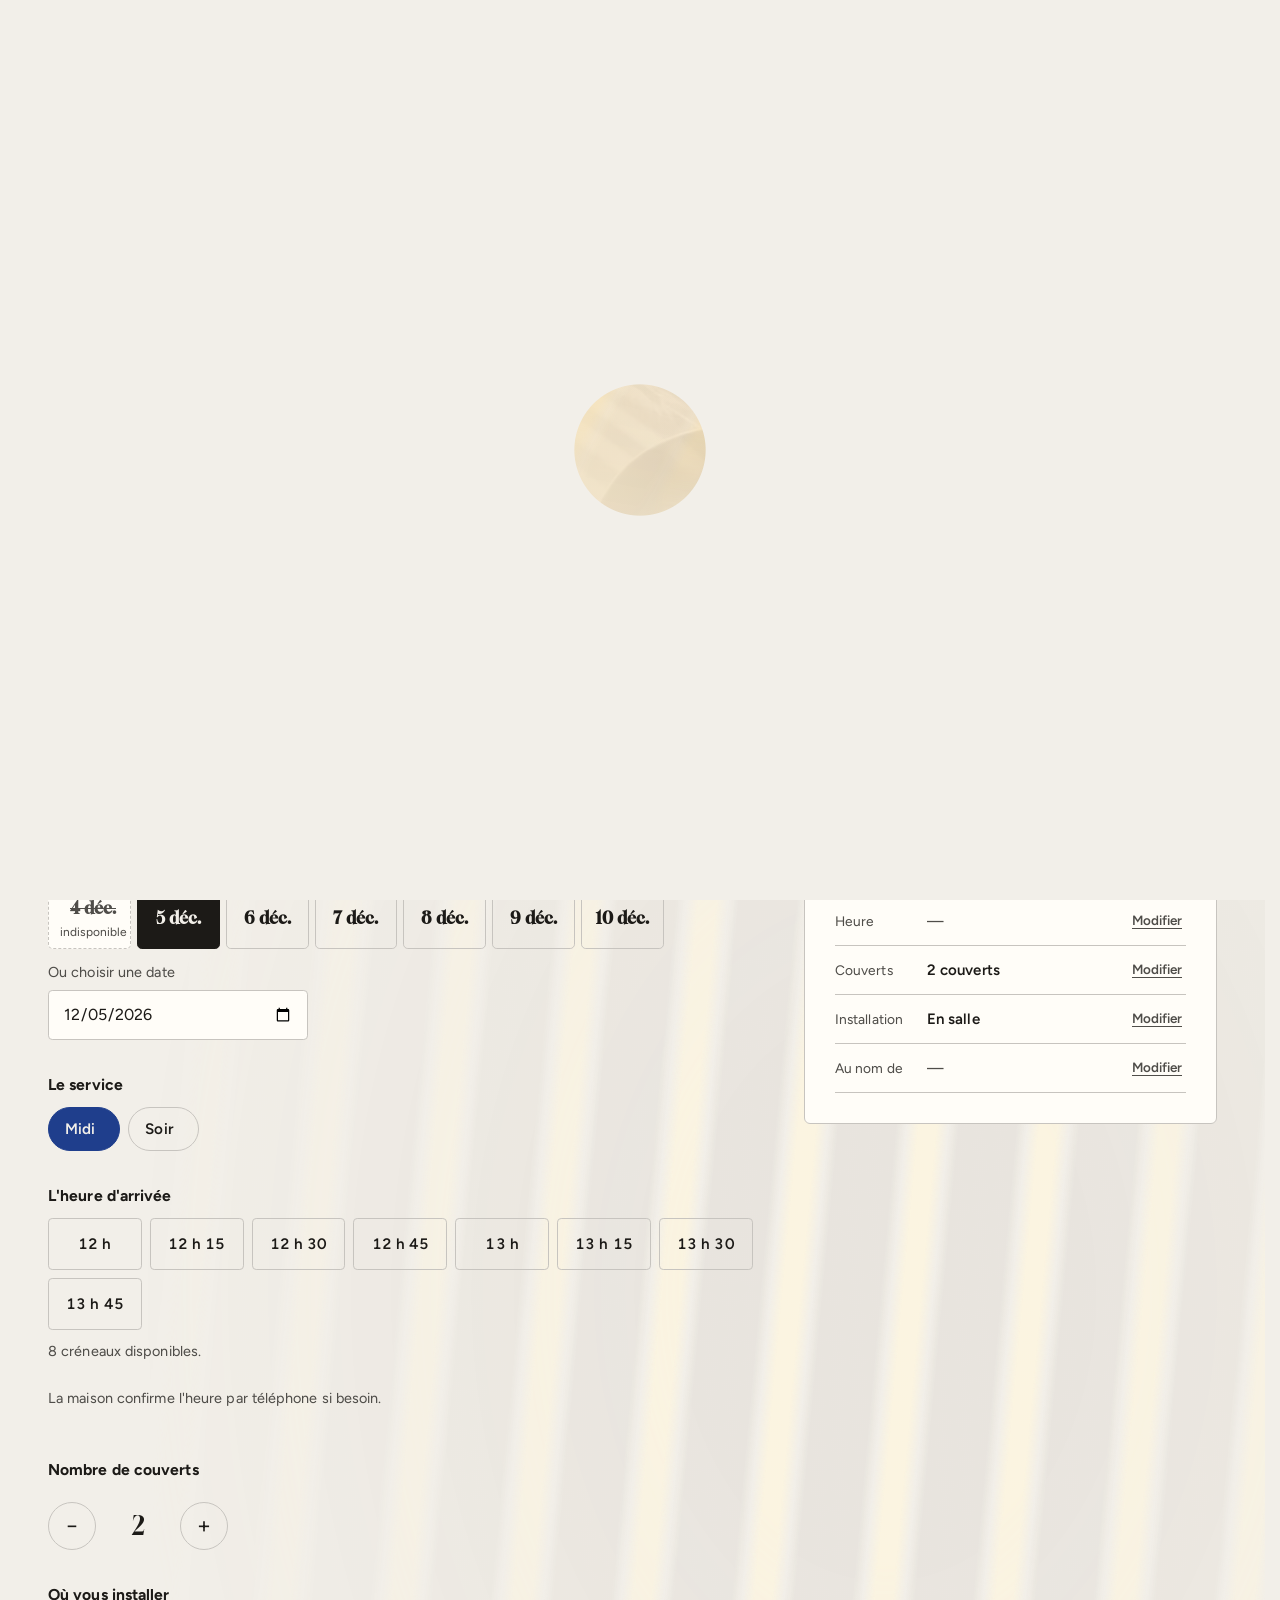
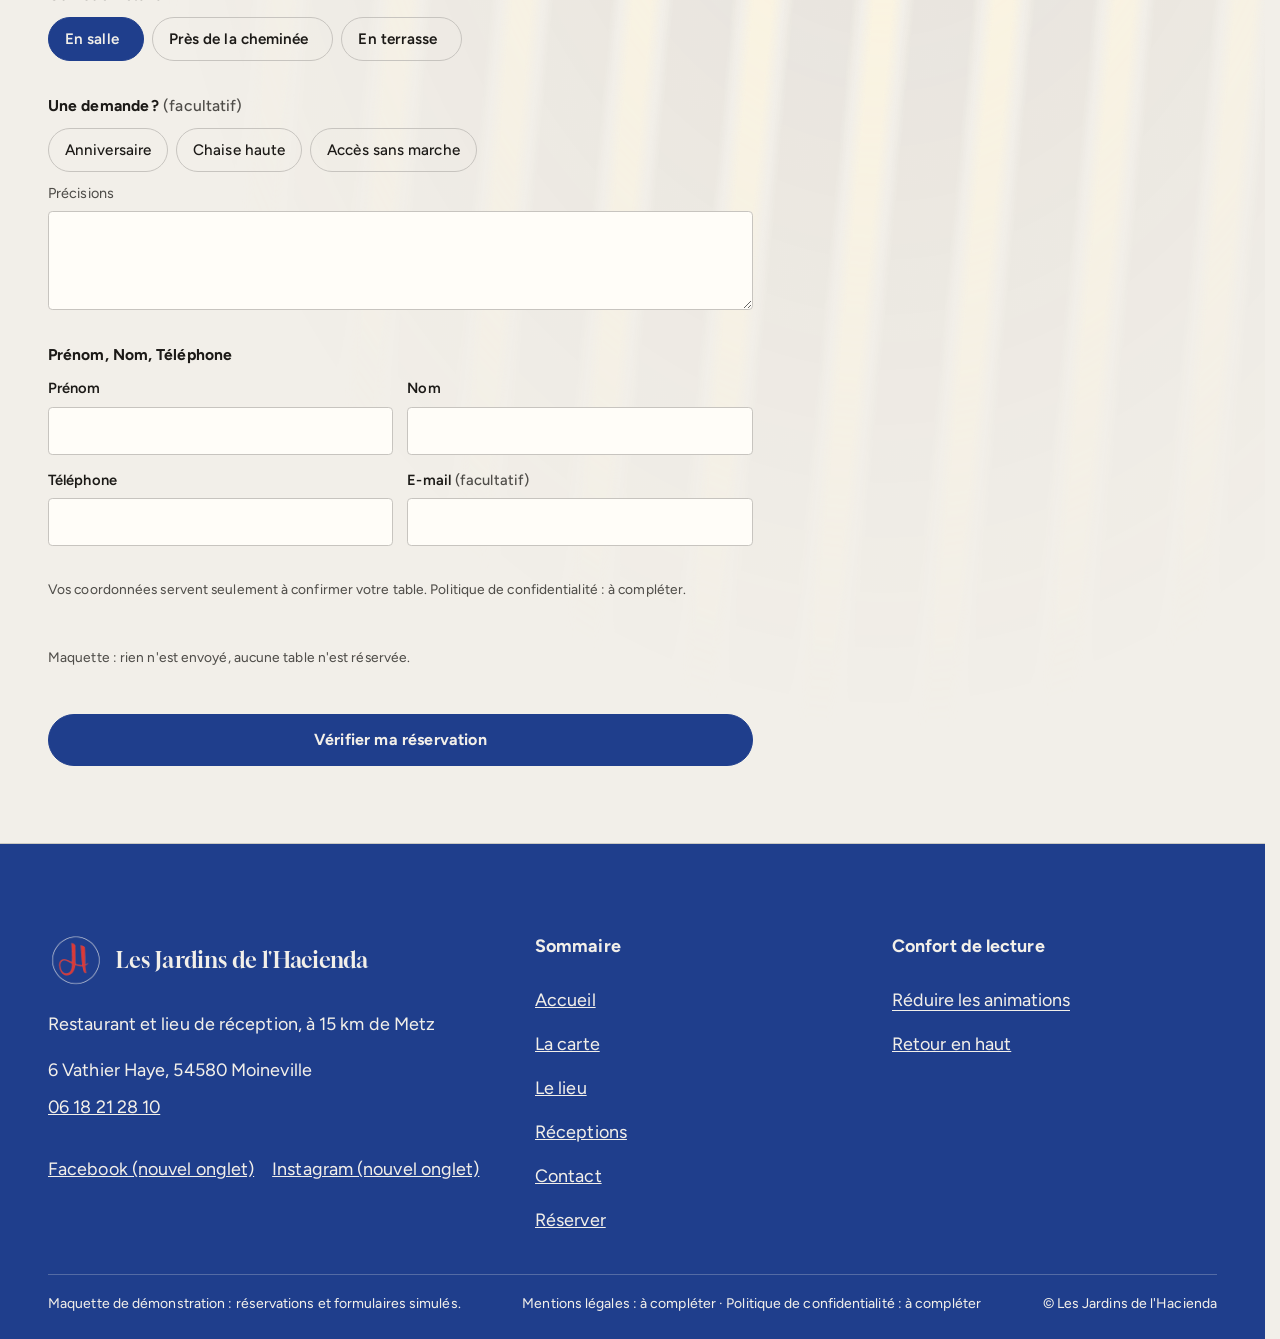
<file: reserver.html>
<!doctype html>
<html lang="fr" data-v="1">
<head>
<meta charset="utf-8">
<meta name="viewport" content="width=device-width, initial-scale=1, viewport-fit=cover">
<title>Réserver une table : Les Jardins de l&#39;Hacienda</title>
<meta name="description" content="Réservez votre table en ligne : midi ou soir, en salle ou en terrasse, Menu de Noël et Saint-Sylvestre.">
<meta name="robots" content="noindex, nofollow">
<link rel="canonical" href="https://jardins-hacienda-v2-maquette.vercel.app/reserver">
<style>:root{--fond:#F2EFE9;--texte:#1C1A17;--voile-fond:#1F3E8C;--ouverture-fond:#F2EFE9;--menu-fond:#1F3E8C}:root { --entete-h: 72px; --barres-h: 0px; } html { background: var(--fond); color: var(--texte); scrollbar-gutter: stable; } body { margin: 0; background: var(--fond); } html.js:not(.calme):not(.secours):not([data-arrivee="retour"]) [data-anime] { opacity: 0; } html.js:not(.calme):not(.secours):not([data-arrivee="retour"]) [data-anime].vu { opacity: 1; } [data-voile] { position: fixed; inset: 0; z-index: 900; background: var(--voile-fond); transform: translateY(100%); visibility: hidden; pointer-events: none; } html[data-arrivee="voile"]:not(.voile-leve):not(.calme):not(.secours) [data-voile] { transform: none; visibility: visible; } html.calme [data-voile], html.secours [data-voile] { visibility: hidden !important; } .ouverture-panneau { position: fixed; inset: 0; z-index: 850; display: none; place-content: center; justify-items: center; background: var(--ouverture-fond, var(--voile-fond)); color: var(--fond); text-align: center; } html.js[data-arrivee="intro"]:not(.calme):not(.secours):not(.intro-finie) .ouverture-panneau { display: grid; } html.defilement-bloque, html.defilement-bloque body, html.js[data-arrivee="intro"]:not(.calme):not(.secours):not(.intro-finie), html.js[data-arrivee="intro"]:not(.calme):not(.secours):not(.intro-finie) body, html[data-arrivee="voile"]:not(.voile-leve):not(.calme):not(.secours), html[data-arrivee="voile"]:not(.voile-leve):not(.calme):not(.secours) body { overflow: hidden; } html.js[data-arrivee="intro"]:not(.calme):not(.secours):not(.intro-finie) { background-color: var(--ouverture-fond, var(--voile-fond)); } html[data-arrivee="voile"]:not(.voile-leve):not(.calme):not(.secours) { background-color: var(--voile-fond); }</style>
<script>(function () {
var d = document.documentElement, ss = null, ls = null;
try { ss = window.sessionStorage; ls = window.localStorage; } catch (e) {}
d.classList.add('js');
var calme = false;
try { calme = !!ls && ls.getItem('socle:calme') === 'oui'; } catch (e) {}
if (!calme && window.matchMedia && matchMedia('(prefers-reduced-motion: reduce)').matches) calme = true;
if (calme) d.classList.add('calme');
var nav = performance.getEntriesByType ? performance.getEntriesByType('navigation')[0] : null;
var type = nav ? nav.type : 'navigate';
var depart = null;
try { depart = JSON.parse(ss.getItem('socle:depart') || 'null'); ss.removeItem('socle:depart'); } catch (e) {}
if (depart && !(Date.now() - depart.t < 15000)) depart = null;
var retourSection = false;
try { retourSection = !!ss.getItem('socle:calme-retour'); } catch (e) {}
var mode = type === 'back_forward' || retourSection ? 'retour' : type === 'reload' ? 'intro' : depart ? 'voile' : 'intro';
d.setAttribute('data-arrivee', mode);
if (mode === 'voile' && depart.couleur) d.style.setProperty('--voile-fond', depart.couleur);
if (type === 'reload' && 'scrollRestoration' in history) {
if (!retourSection) history.scrollRestoration = 'manual';
}
try {
var choisie = ls && ls.getItem('socle:langue');
var langue = (d.lang || '').slice(0, 2);
if (choisie && choisie !== langue && type === 'navigate' && !depart) {
var alt = document.querySelector('link[rel="alternate"][hreflang="' + choisie + '"]');
if (alt) location.replace(new URL(alt.href).pathname + location.search + location.hash);
}
} catch (e) {}
setTimeout(function () { if (!d.classList.contains('demarre')) d.classList.add('secours'); }, 2000);
})();</script>
<script>try{var hh=+new Intl.DateTimeFormat('fr-FR',{timeZone:'Europe/Paris',hour:'numeric',hourCycle:'h23'}).format(new Date());if(hh>=18||hh<7)document.documentElement.setAttribute('data-moment','soir')}catch(e){}</script>
<link rel="preload" href="/assets/fonts/gloock.woff2" as="font" type="font/woff2" crossorigin>
<link rel="preload" href="/assets/fonts/figtree.woff2" as="font" type="font/woff2" crossorigin>
<link rel="stylesheet" href="/assets/css/socle.css?v=1">
<link rel="stylesheet" href="/assets/css/modules.css?v=1">
<link rel="stylesheet" href="/assets/css/site.css?v=1">
<link rel="modulepreload" href="/assets/js/site.js?v=1">
<link rel="modulepreload" href="/assets/js/socle/index.js?v=1">
<script src="/assets/vendor/gsap.min.js" defer></script>
<script src="/assets/vendor/ScrollTrigger.min.js" defer></script>
<script src="/assets/vendor/SplitText.min.js" defer></script>
<script type="module" src="/assets/js/site.js?v=1"></script>
<meta name="theme-color" content="#F2EFE9">
<link rel="icon" href="/assets/images/favicon.png" type="image/png">
<link rel="apple-touch-icon" href="/assets/images/apple-touch-icon.png">
<meta property="og:type" content="website">
<meta property="og:site_name" content="Les Jardins de l&#39;Hacienda">
<meta property="og:locale" content="fr_FR">
<meta property="og:title" content="Réserver une table : Les Jardins de l&#39;Hacienda">
<meta property="og:description" content="Réservez votre table en ligne : midi ou soir, en salle ou en terrasse, Menu de Noël et Saint-Sylvestre.">
<meta property="og:url" content="https://jardins-hacienda-v2-maquette.vercel.app/reserver">
<meta property="og:image" content="https://jardins-hacienda-v2-maquette.vercel.app/assets/partage/reserver-fr.jpg">
<meta property="og:image:width" content="1200">
<meta property="og:image:height" content="630">
<meta property="og:image:alt" content="Réserver une table aux Jardins de l&#39;Hacienda">
<meta name="twitter:card" content="summary_large_image">
<script type="application/ld+json">{"@context":"https://schema.org","@type":"Restaurant","name":"Les Jardins de l'Hacienda","description":"Restaurant traditionnel et lieu de réception avec terrasse et piscine, à Moineville, près de Metz.","telephone":"+33 6 18 21 28 10","address":{"@type":"PostalAddress","streetAddress":"6 Vathier Haye","postalCode":"54580","addressLocality":"Moineville","addressCountry":"FR"},"servesCuisine":"Cuisine traditionnelle de saison","acceptsReservations":true,"sameAs":["https://www.facebook.com/lesjardinsdelhacienda54","https://www.instagram.com/lesjardinsdel.hacienda/"]}</script>
</head>
<body id="haut">
<div data-voile data-forme="persienne" aria-hidden="true"><div class="voile-contenu"><img src="/assets/images/logo-h-clair.png" alt="" width="64" height="64"><span data-voile-libelle>Réserver</span></div></div>
<div class="ouverture-panneau" data-ouverture aria-hidden="true">
  <img class="ouverture-logo" src="/assets/images/logo-h.png" alt="" width="96" height="96" data-ouverture-objet>
  <p class="ouverture-nom">Les Jardins de l&#39;Hacienda</p>
  <span class="ouverture-trait"></span>
  <p class="ouverture-ligne">Restaurant &amp; réceptions · Moineville</p>
</div>
<a class="evitement" href="#contenu">Aller au contenu</a>
<header data-entete>
  <div class="entete-rangee">
    <a class="entete-logo" href="/" data-libelle="Accueil">
      <img src="/assets/images/logo-h.png" alt="" width="40" height="40"><span>Les Jardins de l&#39;Hacienda</span>
    </a>
    <nav data-nav aria-label="Navigation principale">
      <ul><li><a href="/la-carte" data-libelle="La carte">La carte</a></li><li><a href="/le-lieu" data-libelle="Le lieu">Le lieu</a></li><li><a href="/receptions" data-libelle="Réceptions">Réceptions</a></li><li><a href="/contact" data-libelle="Contact">Contact</a></li></ul>
    </nav>
    <div class="entete-actions">
      <a class="bouton" href="/reserver" data-libelle="Réserver">Réserver</a>
      <button type="button" data-menu-bouton aria-controls="menu" aria-expanded="false" data-libelle-ouvrir="Menu" data-libelle-fermer="Fermer"><span data-libelle-bouton>Menu</span></button>
      <a class="menu-sansjs" href="#menu" data-menu-lien>Menu</a>
    </div>
  </div>
</header>
<script>/* Avant le premier affichage : rangées de la navigation (même règle que ajusterNav dans assets/js/socle/entete.js)
   et hauteur réelle de l'en-tête, pour que rien ne saute quand le JavaScript du site prend la main. */
(function () {
  var h = document.documentElement, u = document.querySelector('[data-nav] ul'), e = document.querySelector('[data-entete]');
  if (u) {
    var deborde = function () { return u.scrollWidth > u.clientWidth + 1; }, c = deborde();
    if (c && window.matchMedia('(min-width: 900px)').matches) {
      h.classList.add('nav-deux-rangees'); c = deborde();
      if (c) { h.classList.add('nav-deux-lignes'); var a = u.querySelector('a'); c = !a || u.getBoundingClientRect().height > a.getBoundingClientRect().height * 2.5; }
      if (c) h.classList.remove('nav-deux-rangees', 'nav-deux-lignes');
    }
    if (c) h.classList.add('nav-compacte');
  }
  if (e) h.style.setProperty('--entete-h', Math.round(e.getBoundingClientRect().height) + 'px');
})();</script>
<span id="menu-ferme" aria-hidden="true"></span>
<div id="menu" data-menu role="dialog" aria-modal="true" aria-label="Menu">
  <p class="menu-sansjs-fermer"><a href="#menu-ferme">Fermer</a></p>
  <ul><li style="--i:0"><a href="/" class="menu-lien" data-libelle="Accueil">Accueil</a></li><li style="--i:1"><a href="/la-carte" class="menu-lien" data-libelle="La carte">La carte</a></li><li style="--i:2"><a href="/le-lieu" class="menu-lien" data-libelle="Le lieu">Le lieu</a></li><li style="--i:3"><a href="/receptions" class="menu-lien" data-libelle="Réceptions">Réceptions</a></li><li style="--i:4"><a href="/contact" class="menu-lien" data-libelle="Contact">Contact</a></li><li style="--i:5"><a href="/reserver" class="menu-lien" data-libelle="Réserver" aria-current="page">Réserver</a></li></ul>
  <p><a class="bouton" href="tel:+33618212810">Appeler 06 18 21 28 10</a></p>
  <p><button type="button" class="lien" data-calme-bascule data-libelle-reduire="Réduire les animations" data-libelle-retablir="Rétablir les animations" data-libelle-systeme="Animations réduites par le réglage de votre appareil"><span data-libelle-bouton>Réduire les animations</span></button></p>
</div>
<main id="contenu" tabindex="-1">
<section class="resa-ouv page-ouv lumiere" id="debut" data-ambiance="apres-midi">
  <figure class="media resa-fond" data-grok style="--cadrage:78% 45%">
  <picture><source media="(max-width: 760px) and (orientation: portrait)" srcset="/assets/images/grok/table-midi-mobile-640.webp 640w" sizes="100vw">
    <img src="/assets/images/grok/table-midi-1280.webp" srcset="/assets/images/grok/table-midi-640.webp 640w, /assets/images/grok/table-midi-1280.webp 1280w" sizes="100vw" alt="" width="1280" height="720" fetchpriority="high" loading="eager" decoding="async">
  </picture><figcaption class="mention-ia">Illustration générée</figcaption>
</figure>
  <div class="rais" aria-hidden="true" data-grille="fil" data-effet="rais" data-audit-ignorer><span class="rais-bandes"></span></div>
  <div class="conteneur resa-ouv-grille">
    <div class="resa-ouv-texte">
      <p class="surtitre" data-anime="gsap">Toutes les réservations se font en ligne</p>
      <h1 class="titre-page titre-decoupe titre-flip" data-grille="typo" data-effet="cartons" aria-label="Réserver"><span class="decoupe-mot" aria-hidden="true"><span class="decoupe">R</span><span class="decoupe">é</span><span class="decoupe">s</span><span class="decoupe">e</span><span class="decoupe">r</span><span class="decoupe">v</span><span class="decoupe">e</span><span class="decoupe">r</span></span></h1>
      <p class="masque-ecran-tres-bas" data-anime="gsap">Midi ou soir, en salle ou en terrasse. Pour un groupe ou une réception, appelez-nous.</p>
      <p class="resa-ouv-actions" data-anime="gsap"><a class="bouton" href="#formulaire" data-sans-transition data-action-principale>Choisir ma table</a></p>
      <p class="texte-cle" data-info-cle data-anime="gsap"><a href="tel:+33618212810">Une question ? 06 18 21 28 10</a></p>
      <p class="resa-fetes masque-ecran-tres-bas" data-anime="gsap"><span>Les fêtes :</span> <a href="/reserver?date=2026-12-25&amp;service=midi" data-libelle="Réserver">Menu de Noël, vendredi 25 décembre au déjeuner (79 €)</a> · <a href="/reserver?date=2026-12-31&amp;service=soir" data-libelle="Réserver">Saint-Sylvestre, jeudi 31 décembre au soir (120 €, 170 € avec les vins)</a> · <a href="/#en-ce-moment" data-libelle="Accueil">Voir les menus</a></p>
    </div>
    <div class="carton" data-iris-centre data-grille="retour" data-effet="carton-de-table" aria-label="Carton de table" role="img">
      <div class="carton-face carton-face--haut" aria-hidden="true"></div>
      <div class="carton-face carton-face--bas">
        <img src="/assets/images/logo-h.png" alt="" width="56" height="56">
        <p class="carton-nom" data-carton-nom>Votre nom</p>
        <p class="carton-quand" data-carton-quand>Les Jardins de l&#39;Hacienda</p>
        <span class="carton-tampon" aria-hidden="true">Votre table est notée</span>
      </div>
    </div>
  </div>
</section>
<section class="resa socle-cadre lumiere" id="formulaire" data-module="reservation-de-table" aria-labelledby="resa-titre" data-ambiance="midi">
  <div class="rais" aria-hidden="true" data-grille="fil" data-effet="rais" data-audit-ignorer><span class="rais-bandes"></span></div>
  <script type="application/json" data-reservation>{"fuseau":"Europe/Paris","delai_minutes":60,"jours_a_l_avance":90,"couverts_max":10,"telephone":"06 18 21 28 10","services":{"midi":{"libelle":"Midi","debut":"12:00","fin":"13:45","pas":15},"soir":{"libelle":"Soir","debut":"19:00","fin":"21:30","pas":15}},"fermetures":{"jours":[],"services":{},"dates":[]},"espaces":[{"id":"salle","libelle":"En salle"},{"id":"cheminee","libelle":"Près de la cheminée"},{"id":"terrasse","libelle":"En terrasse"}],"complets":{},"complets_simules":false,"message_simule":"Maquette : rien n'est envoyé, aucune table n'est réservée."}</script>
  <noscript><style>.resa__jours{display:none}.resa__creneaux{min-height:0}.resa__compteur button{display:none}</style></noscript>
  <div class="resa__grille conteneur">
    <form class="resa__form" data-resa-form action="#" novalidate aria-labelledby="resa-titre">
      <header class="resa__tete"><figure class="media resa-tete-photo" data-anime="rideau" style="--cadrage:50% 44%">
  <picture>
    <img src="/assets/images/salle-midi-1200.webp" srcset="/assets/images/salle-midi-480.webp 480w, /assets/images/salle-midi-800.webp 800w, /assets/images/salle-midi-1200.webp 1200w" sizes="84px" alt="La salle du restaurant baignée de soleil à midi" width="1200" height="1500" loading="lazy" decoding="async">
  </picture>
</figure><h2 id="resa-titre" data-anime="lignes">Votre table</h2></header>
      <fieldset class="resa__champ" data-champ="date">
        <legend>Le jour</legend>
        <div class="resa__jours" data-resa-jours></div>
        <label class="resa__date"><span>Ou choisir une date</span><input type="date" id="resa-date" name="date" required></label>
      </fieldset>
      <fieldset class="resa__champ" data-champ="service">
        <legend>Le service</legend>
        <div class="resa__puces">
          <label class="resa__puce"><input type="radio" name="service" value="midi" checked><span>Midi</span><small data-note></small></label>
          <label class="resa__puce"><input type="radio" name="service" value="soir"><span>Soir</span><small data-note></small></label>
        </div>
      </fieldset>
      <fieldset class="resa__champ" data-champ="heure">
        <legend>L&#39;heure d&#39;arrivée</legend>
        <div class="resa__creneaux" data-resa-creneaux>
          <label class="resa__date"><span>L&#39;heure d&#39;arrivée</span><select name="heure" id="resa-heure"><option value=""></option>
            <optgroup label="Midi"><option value="12:00">12 h</option><option value="12:15">12 h 15</option><option value="12:30">12 h 30</option><option value="12:45">12 h 45</option><option value="13:00">13 h</option><option value="13:15">13 h 15</option><option value="13:30">13 h 30</option><option value="13:45">13 h 45</option></optgroup>
            <optgroup label="Soir"><option value="19:00">19 h</option><option value="19:15">19 h 15</option><option value="19:30">19 h 30</option><option value="19:45">19 h 45</option><option value="20:00">20 h</option><option value="20:15">20 h 15</option><option value="20:30">20 h 30</option><option value="20:45">20 h 45</option><option value="21:00">21 h</option><option value="21:15">21 h 15</option><option value="21:30">21 h 30</option></optgroup></select></label>
        </div>
        <p class="resa__aide" data-resa-creneaux-aide aria-live="polite"></p>
        <p class="resa__aide">La maison confirme l&#39;heure par téléphone si besoin.</p>
      </fieldset>
      <div class="resa__champ" data-champ="couverts">
        <label class="resa__libelle" for="resa-couverts">Nombre de couverts</label>
        <div class="resa__compteur">
          <button type="button" data-moins aria-label="Un couvert de moins">−</button>
          <input type="number" id="resa-couverts" name="couverts" min="1" max="10" value="2" inputmode="numeric">
          <button type="button" data-plus aria-label="Un couvert de plus">+</button>
        </div>
        <p class="resa__aide" data-resa-groupe hidden>Au-delà de 10 personnes, appelez-nous au 06 18 21 28 10.</p>
      </div>
      <fieldset class="resa__champ" data-champ="espace">
        <legend>Où vous installer</legend>
        <div class="resa__puces">
          <label class="resa__puce"><input type="radio" name="espace" value="salle" checked><span>En salle</span><small data-note></small></label>
          <label class="resa__puce"><input type="radio" name="espace" value="cheminee"><span>Près de la cheminée</span><small data-note></small></label>
          <label class="resa__puce"><input type="radio" name="espace" value="terrasse"><span>En terrasse</span><small data-note></small></label>
        </div>
      </fieldset>
      <fieldset class="resa__champ" data-champ="demande">
        <legend>Une demande ? <span class="resa__facultatif">(facultatif)</span></legend>
        <div class="resa__puces resa__puces--demandes">
          <label class="resa__puce"><input type="checkbox" name="demande" value="Anniversaire"><span>Anniversaire</span></label>
          <label class="resa__puce"><input type="checkbox" name="demande" value="Chaise haute"><span>Chaise haute</span></label>
          <label class="resa__puce"><input type="checkbox" name="demande" value="Accès sans marche"><span>Accès sans marche</span></label>
        </div>
        <label class="resa__date resa__date--large"><span>Précisions</span><textarea name="message" id="resa-message" rows="3"></textarea></label>
      </fieldset>
      <fieldset class="resa__champ" data-champ="contact">
        <legend>Prénom, Nom, Téléphone</legend>
        <div class="resa__contact">
          <label><span>Prénom</span><input type="text" id="resa-prenom" name="prenom" autocomplete="given-name" required></label>
          <label><span>Nom</span><input type="text" id="resa-nom" name="nom" autocomplete="family-name" required></label>
          <label><span>Téléphone</span><input type="tel" id="resa-telephone" name="telephone" autocomplete="tel" required></label>
          <label><span>E-mail <span class="resa__facultatif">(facultatif)</span></span><input type="email" id="resa-email" name="email" autocomplete="email"></label>
        </div>
      </fieldset>
      <p class="resa__mention">Vos coordonnées servent seulement à confirmer votre table. Politique de confidentialité : à compléter.</p>
      <p class="resa__mention">Maquette : rien n&#39;est envoyé, aucune table n&#39;est réservée.</p>
      <button type="submit" class="resa__bouton bouton">Vérifier ma réservation</button>
    </form>
    <aside class="resa__recap" data-resa-recap aria-label="Récapitulatif de la réservation"></aside>
  </div>
</section>
</main>
<footer class="pied" id="pied">
  <div class="conteneur pied-grille">
    <div>
      <p class="pied-marque"><img src="/assets/images/logo-h-clair.png" alt="" width="56" height="56"><strong>Les Jardins de l&#39;Hacienda</strong></p>
      <p>Restaurant et lieu de réception, à 15 km de Metz</p>
      <p>6 Vathier Haye, 54580 Moineville<br><a href="tel:+33618212810">06 18 21 28 10</a></p>
      <p class="pied-reseaux"><a href="https://www.facebook.com/lesjardinsdelhacienda54" target="_blank" rel="noopener">Facebook (nouvel onglet)</a> <a href="https://www.instagram.com/lesjardinsdel.hacienda/" target="_blank" rel="noopener">Instagram (nouvel onglet)</a></p>
    </div>
    <nav aria-label="Sommaire">
      <p><strong>Sommaire</strong></p>
      <ul><li><a href="/" data-libelle="Accueil">Accueil</a></li><li><a href="/la-carte" data-libelle="La carte">La carte</a></li><li><a href="/le-lieu" data-libelle="Le lieu">Le lieu</a></li><li><a href="/receptions" data-libelle="Réceptions">Réceptions</a></li><li><a href="/contact" data-libelle="Contact">Contact</a></li><li><a href="/reserver" data-libelle="Réserver" aria-current="page">Réserver</a></li></ul>
    </nav>
    <div>
      <p><strong>Confort de lecture</strong></p>
      <ul>
        <li><button type="button" class="lien" data-calme-bascule data-libelle-reduire="Réduire les animations" data-libelle-retablir="Rétablir les animations" data-libelle-systeme="Animations réduites par le réglage de votre appareil"><span data-libelle-bouton>Réduire les animations</span></button></li>
        <li><a href="#haut" data-sans-transition>Retour en haut</a></li>
      </ul>
    </div>
  </div>
  <div class="conteneur pied-bas"><p>Maquette de démonstration : réservations et formulaires simulés.</p><p>Mentions légales : à compléter · Politique de confidentialité : à compléter</p><p>© Les Jardins de l&#39;Hacienda</p></div>
</footer>
<div data-barre-fixe>
  <a class="bouton bouton--contour" href="tel:+33618212810">Appeler</a>
  <a class="bouton" href="/reserver" data-libelle="Réserver">Réserver</a>
</div>
</body>
</html>
</file>
<file: assets/css/socle.css>
/* Socle : règles communes à toutes les maquettes. Le style du projet va dans site.css.
   Les couleurs et polices du projet se règlent par les variables ci-dessous (redéfinies dans site.css). */
:root {
  --police-titres: Georgia, 'Times New Roman', serif;
  --police-texte: system-ui, -apple-system, 'Segoe UI', Roboto, sans-serif;
  --accent: #b3361f;
  --texte-doux: color-mix(in srgb, var(--texte) 78%, var(--fond));
  --ligne: color-mix(in srgb, var(--texte) 18%, var(--fond));
  --gouttiere: clamp(16px, 4vw, 48px);
  --largeur: 1240px;
  --rayon: 6px;
  --duree: .7s;
  --courbe: cubic-bezier(.22, 1, .36, 1);
}

*, *::before, *::after { box-sizing: border-box; }
html { -webkit-text-size-adjust: 100%; text-size-adjust: 100%; }
body {
  font-family: var(--police-texte); font-size: clamp(1rem, .96rem + .2vw, 1.125rem); line-height: 1.6;
  padding-bottom: var(--barres-h); overflow-x: clip;
}
img, picture, video, canvas, svg { display: block; max-width: 100%; }
img, video { height: auto; }
h1, h2, h3, h4 { font-family: var(--police-titres); line-height: 1.08; margin: 0 0 .5em; text-wrap: balance; font-weight: 600; }
p, li, dd, figcaption { text-wrap: pretty; }
p { margin: 0 0 1em; }
a { color: inherit; }
a[href^="mailto:"] { overflow-wrap: anywhere; }
button, input, select, textarea { font: inherit; color: inherit; }
button { cursor: pointer; }
:where(a, button, input, select, textarea, summary, [tabindex]) { -webkit-tap-highlight-color: transparent; }
:focus { outline: none; }
:focus-visible { outline: 3px solid var(--accent); outline-offset: 3px; border-radius: 2px; }
[id] { scroll-margin-top: calc(var(--entete-h) + 12px); scroll-margin-bottom: calc(var(--barres-h) + 12px); }
/* Lien profond vers une scène qui cache l'en-tête : elle arrive tout en haut de l'écran (comme aller() du socle). */
html.js:not(.calme):not(.secours) :is([data-entete-cache], [data-entete-cache] [id], [data-fx="plein-ecran"], [data-fx="plein-ecran"] [id]) { scroll-margin-top: 0; }
[hidden] { display: none !important; }

.visuellement-cache {
  position: absolute !important; width: 1px; height: 1px; padding: 0; margin: -1px;
  overflow: hidden; clip: rect(0 0 0 0); white-space: nowrap; border: 0;
}
.evitement {
  position: fixed; left: 12px; top: 12px; z-index: 1000; padding: 12px 16px; background: var(--texte); color: var(--fond);
  transform: translateY(-160%); text-decoration: none;
}
.evitement:focus-visible { transform: none; }
.conteneur { width: min(100% - 2 * var(--gouttiere), var(--largeur)); margin-inline: auto; }
.chiffres { font-variant-numeric: tabular-nums; }

/* Boutons : zones tactiles d'au moins 44 px. */
.bouton {
  display: inline-flex; align-items: center; justify-content: center; gap: .5em;
  min-height: 48px; min-width: 44px; padding: .7em 1.4em; border-radius: 999px;
  background: var(--accent); color: var(--fond); text-decoration: none; font-weight: 600; border: 0;
  line-height: 1.2; text-align: center;
}
.bouton--contour { background: transparent; color: inherit; box-shadow: inset 0 0 0 2px currentColor; }
.bouton[disabled] { opacity: .55; cursor: not-allowed; }

/* Apparitions : cachées par le style critique jusqu'à .vu, jamais recachées. */
html.js:not(.calme):not(.secours):not([data-arrivee="retour"]) [data-anime]:not([data-anime="gsap"]) {
  transform: translate3d(0, 1.2rem, 0);
  transition: opacity var(--duree) var(--courbe) var(--delai, 0s), transform var(--duree) var(--courbe) var(--delai, 0s);
}
html.js:not(.calme):not(.secours):not([data-arrivee="retour"]) [data-anime]:not([data-anime="gsap"]).vu { transform: none; }

/* Bibliothèque d'effets (effets.js). Apparitions : le bloc lui-même ne glisse pas, ce sont ses parties qui arrivent.
   Mêmes conditions que les apparitions : en mode calme, en secours, au retour et sans JavaScript, état final direct.
   Les transitions ne valent que pendant l'arrivée (.fx-fini ensuite) : celles du projet reprennent la main. */
html.js:not(.calme):not(.secours):not([data-arrivee="retour"]) :is([data-anime="lignes"], [data-anime="mots"], [data-anime="lettres"], [data-anime="cascade"]):not([data-anime="gsap"]) {
  transform: none; transition: opacity .25s linear var(--delai, 0s);
}
/* Masques des lignes : découpe par clip-path, débordante en haut et sur les côtés (accents), un peu en bas (jambages),
   au lieu d'un overflow et de marges : la mise en page ne change pas d'un pixel pendant la découpe. La ligne part
   d'assez bas (135 %) pour rester invisible malgré le débord du bas. */
.fx-ligne-mask { overflow: visible !important; clip-path: inset(-.4em -.6em -.2em -.6em); }
html.js:not(.calme):not(.secours):not([data-arrivee="retour"]) [data-anime="lignes"] .fx-ligne {
  transform: translate3d(0, 135%, 0); transition: transform 1s var(--courbe) calc(var(--delai, 0s) + var(--i, 0) * 90ms);
}
html.js:not(.calme):not(.secours):not([data-arrivee="retour"]) [data-anime="lignes"].vu .fx-ligne { transform: none; }
html.js:not(.calme):not(.secours):not([data-arrivee="retour"]) [data-anime="mots"] .fx-mot {
  opacity: 0; transform: translate3d(0, .5em, 0);
  transition: opacity .6s var(--courbe) calc(var(--delai, 0s) + var(--i, 0) * 35ms), transform .7s var(--courbe) calc(var(--delai, 0s) + var(--i, 0) * 35ms);
}
html.js:not(.calme):not(.secours):not([data-arrivee="retour"]) [data-anime="mots"].vu .fx-mot { opacity: 1; transform: none; }
/* Lettres : chaque mot reste d'un bloc (jamais coupé en fin de ligne), les lettres basculent en place. */
[data-anime="lettres"] :is(.fx-mot-l, .fx-lettre) { display: inline-block; }
html.js:not(.calme):not(.secours):not([data-arrivee="retour"]) [data-anime="lettres"] .fx-lettre {
  opacity: 0; transform: translate3d(0, .55em, 0) rotate(12deg); transform-origin: 0 100%;
  transition: opacity .5s var(--courbe) calc(var(--delai, 0s) + var(--i, 0) * 18ms), transform .8s var(--courbe) calc(var(--delai, 0s) + var(--i, 0) * 18ms);
}
html.js:not(.calme):not(.secours):not([data-arrivee="retour"]) [data-anime="lettres"].vu .fx-lettre { opacity: 1; transform: none; }
html.js:not(.calme):not(.secours):not([data-arrivee="retour"]) [data-anime="cascade"] > * { opacity: 0; transform: translate3d(0, 1.8rem, 0); }
html.js:not(.calme):not(.secours):not([data-arrivee="retour"]) [data-anime="cascade"]:not(.fx-fini) > * {
  transition: opacity .7s var(--courbe) calc(var(--delai, 0s) + var(--i, 0) * 80ms), transform .9s var(--courbe) calc(var(--delai, 0s) + var(--i, 0) * 80ms);
}
html.js:not(.calme):not(.secours):not([data-arrivee="retour"]) [data-anime="cascade"].vu > * { opacity: 1; transform: none; }
/* Rideau : règle aussi précise que celle des apparitions (sinon sa transition de découpe serait écrasée). */
html.js:not(.calme):not(.secours):not([data-arrivee="retour"]) [data-anime="rideau"]:not([data-anime="gsap"]) {
  transform: none; clip-path: inset(0 0 100% 0);
}
html.js:not(.calme):not(.secours):not([data-arrivee="retour"]) [data-anime="rideau"]:not([data-anime="gsap"]):not(.fx-fini) {
  transition: opacity .25s linear var(--delai, 0s), clip-path 1.2s cubic-bezier(.77, 0, .18, 1) var(--delai, 0s);
}
html.js:not(.calme):not(.secours):not([data-arrivee="retour"]) [data-anime="rideau"]:not([data-anime="gsap"]).vu { clip-path: inset(0 0 0 0); }
html.js:not(.calme):not(.secours):not([data-arrivee="retour"]) [data-anime="rideau"]:not([data-fx]) > :is(picture, video) { transform: scale(1.14); }
html.js:not(.calme):not(.secours):not([data-arrivee="retour"]) [data-anime="rideau"]:not([data-fx]):not(.fx-fini) > :is(picture, video) { transition: transform 1.6s var(--courbe) var(--delai, 0s); }
html.js:not(.calme):not(.secours):not([data-arrivee="retour"]) [data-anime="rideau"].vu:not([data-fx]) > :is(picture, video) { transform: none; }
/* Effets liés au défilement : l'image déplacée par GSAP n'a aucune transition CSS (une seule source par propriété). */
[data-fx="parallaxe"] > :is(picture, video, img), [data-fx="zoom"] > :is(picture, video, img) { transition: none; }
/* WebGL « onde » : le canvas, calé sur l'image, n'est visible que pendant le mouvement ; au repos, l'image d'origine, nette. */
[data-fx="onde"] { position: relative; }
.fx-onde { position: absolute; left: 0; top: 0; width: 100%; height: 100%; pointer-events: none; opacity: 0; transition: opacity .3s linear; }
.fx-onde--actif { opacity: 1; transition-duration: .12s; }
/* Image qui s'ouvre en plein écran : section haute, cadre collant en haut de l'écran (sticky, pas d'épinglage GSAP).
   En mode calme, en secours et sans JavaScript : image entière dans une section normale (règles [data-collant]). */
html.js:not(.calme):not(.secours) [data-fx="plein-ecran"] { position: relative; height: var(--fx-longueur, 260svh); }
html.js:not(.calme):not(.secours) [data-fx="plein-ecran"] > [data-collant] { position: sticky; top: 0; height: 100vh; height: 100svh; overflow: hidden; }
[data-fx="plein-ecran"] > [data-collant] > .media, [data-fx="plein-ecran"] [data-fx-cible] { width: 100%; height: 100%; border-radius: 0; }
:is(html.calme, html.secours, html:not(.js)) [data-fx="plein-ecran"] [data-fx-cible] { height: 100svh; }
/* Mots géants : la rangée garde sa largeur (mots répétés au besoin) et ne sort jamais de son bandeau.
   En mode calme, en secours et sans JavaScript, les mots passent à la ligne : rien n'est coupé. */
[data-fx="mots-geants"] { overflow: hidden; overflow: clip; }
[data-fx="mots-geants"] [data-fx-rangee] { width: max-content; white-space: nowrap; margin: 0; }
:is(html.calme, html.secours, html:not(.js)) [data-fx="mots-geants"] { overflow: visible; }
:is(html.calme, html.secours, html:not(.js)) [data-fx="mots-geants"] [data-fx-rangee] { width: auto; white-space: normal; line-height: 1.2; }
/* Inclinaison selon la vitesse : GSAP seul tient la transformation (pas de transition CSS sur transform). */
[data-fx="vitesse"], [data-fx="mots-geants"] [data-fx-rangee] { transition-property: opacity, color, background-color, border-color, box-shadow !important; }

/* Effets au survol : au premier survol, GSAP prend la main sur la transformation (classe fx-survol) :
   plus aucune transition CSS sur transform pour cet élément. */
.fx-survol { transition-property: opacity, color, background-color, border-color, box-shadow !important; }

/* Mode calme : tout est coupé, le contenu reste complet. */
html.calme *, html.calme *::before, html.calme *::after {
  animation-duration: 0s !important; animation-iteration-count: 1 !important; transition: none !important; scroll-behavior: auto !important;
}
html.calme [data-boucle-css] * , html.calme [data-boucle-css] { animation: none !important; }
[data-boucle-css].hors-ecran, [data-boucle-css].hors-ecran *, [data-boucle-css].en-pause, [data-boucle-css].en-pause * { animation-play-state: paused !important; }

/* En-tête : opaque, jamais coupé, se cache en descendant. */
[data-entete] {
  position: fixed; inset: 0 0 auto; z-index: 800; background: var(--fond);
  border-bottom: 1px solid var(--ligne); transition: transform .35s var(--courbe);
}
html.entete-cache [data-entete], html.scene-sans-entete:not(.menu-ouvert) [data-entete] { transform: translateY(-100%); }
.entete-rangee {
  display: flex; align-items: center; gap: clamp(8px, 2vw, 28px);
  min-height: 64px; padding: 8px var(--gouttiere); max-width: calc(var(--largeur) + 2 * var(--gouttiere)); margin-inline: auto;
}
.entete-logo { display: inline-flex; align-items: center; gap: .6em; min-height: 44px; text-decoration: none; font-weight: 700; flex: none; }
.entete-logo img { width: 36px; height: 36px; }
[data-nav] { flex: 1 1 auto; min-width: 0; display: flex; justify-content: flex-end; }
[data-nav] ul { display: flex; gap: clamp(12px, 2vw, 28px); list-style: none; margin: 0; padding: 0; min-width: 0; overflow: hidden; white-space: nowrap; }
/* Un lien de navigation ne passe jamais à la ligne : sinon il « tient » sur deux lignes et le relais
   (deuxième rangée, bouton Menu) ne se déclenche pas. */
[data-nav] a { display: inline-flex; align-items: center; min-height: 44px; text-decoration: none; white-space: nowrap; }
[data-nav] a[aria-current] { text-decoration: underline; text-underline-offset: .35em; text-decoration-thickness: 2px; }
.entete-actions { display: flex; align-items: center; gap: 8px; flex: none; }
.entete-actions .bouton { min-height: 44px; padding-inline: 1.1em; }
.entete-langue { display: inline-flex; align-items: center; justify-content: center; min-width: 44px; min-height: 44px; text-decoration: none; font-weight: 600; text-transform: uppercase; }
[data-menu-bouton] { display: none; min-height: 44px; min-width: 44px; padding: 0 14px; border: 0; border-radius: 999px; background: var(--texte); color: var(--fond); font-weight: 600; }
html.nav-compacte [data-nav] { display: none; }
html.nav-compacte [data-menu-bouton] { display: inline-flex; align-items: center; }
html.nav-compacte .entete-actions { margin-left: auto; }
/* Dès 900 px, les liens qui ne tiennent pas à côté du logo passent sur une deuxième rangée (entete.js) :
   jamais le bouton Menu seul sur ordinateur. L'en-tête est plus haut : --entete-h suit (mesures.js). */
html.nav-deux-rangees .entete-rangee { flex-wrap: wrap; row-gap: 0; }
html.nav-deux-rangees [data-nav] { order: 3; flex: 1 0 100%; justify-content: flex-start; border-top: 1px solid var(--ligne); }
html.nav-deux-rangees .entete-actions { margin-left: auto; }
html.nav-deux-lignes [data-nav] ul { flex-wrap: wrap; row-gap: 0; column-gap: clamp(12px, 1.6vw, 24px); }
@media (max-width: 520px) { .entete-actions .bouton { display: none; } }

/* Sans JavaScript : l'en-tête reste dans le flux (sa hauteur n'est pas mesurée, rien ne passe dessous).
   Dès 900 px, les liens passent à la ligne sous le logo ; en dessous, un lien Menu ouvre le menu plein écran
   par son ancre (#menu:target) et un lien Fermer le referme. */
.menu-sansjs, .menu-sansjs-fermer { display: none; }
html:not(.js) { --entete-h: 0px; }
html:not(.js) [data-entete] { position: relative; }
@media (min-width: 900px) {
  html:not(.js) .entete-rangee { flex-wrap: wrap; row-gap: 0; }
  html:not(.js) [data-nav] { order: 3; flex: 1 0 100%; justify-content: flex-start; }
  html:not(.js) [data-nav] ul { flex-wrap: wrap; column-gap: clamp(12px, 2vw, 28px); row-gap: 0; }
  html:not(.js) .entete-actions { margin-left: auto; }
}
@media (max-width: 899px) {
  html:not(.js) [data-nav] { display: none; }
  html:not(.js) .entete-actions { margin-left: auto; }
  html:not(.js) .menu-sansjs {
    display: inline-flex; align-items: center; min-height: 44px; min-width: 44px; padding: 0 14px; border-radius: 999px;
    background: var(--texte); color: var(--fond); font-weight: 600; text-decoration: none;
  }
}
html:not(.js) #menu:target { z-index: 810; visibility: visible; opacity: 1; transition: none; padding-top: 24px; }
html:not(.js) #menu:target li { opacity: 1; transform: none; transition: none; }
html:not(.js) #menu:target .menu-sansjs-fermer { display: block; margin: 0 0 16px; }
html:not(.js) .menu-sansjs-fermer a { display: inline-flex; align-items: center; min-height: 44px; font-weight: 600; }
/* Cible du lien Fermer : fixe, elle ne fait pas défiler la page quand le menu se referme. */
#menu-ferme { position: fixed; top: 0; left: 0; width: 1px; height: 1px; pointer-events: none; }
/* Sans JavaScript, la barre fixe du téléphone n'est pas mesurée : sa hauteur est réservée d'office. */
@media (max-width: 760px) { html:not(.js) { --barres-h: calc(65px + env(safe-area-inset-bottom)); } }

/* Menu : plein écran, liens qui arrivent l'un après l'autre. */
[data-menu] {
  position: fixed; inset: 0; z-index: 790; background: var(--menu-fond, var(--fond)); overflow-y: auto; overscroll-behavior: contain;
  padding: calc(var(--entete-h) + 24px) var(--gouttiere) calc(32px + var(--barres-h));
  visibility: hidden; opacity: 0; transition: opacity .3s var(--courbe), visibility 0s .3s;
}
html.menu-ouvert [data-menu] { visibility: visible; opacity: 1; transition: opacity .3s var(--courbe); }
html.menu-ouvert [data-entete] { transform: none; }
[data-menu] ul { list-style: none; margin: 0 0 32px; padding: 0; }
[data-menu] li { opacity: 0; transform: translateY(12px); transition: opacity .4s var(--courbe), transform .4s var(--courbe); transition-delay: calc(var(--i, 0) * 50ms + 80ms); }
html.menu-ouvert [data-menu] li { opacity: 1; transform: none; }
[data-menu] .menu-lien { display: flex; align-items: center; min-height: 52px; font-family: var(--police-titres); font-size: clamp(1.6rem, 7vw, 2.6rem); text-decoration: none; }
[data-menu] .menu-lien[aria-current] { color: var(--accent); }

/* Voile de transition (état de départ dans le style critique). */
[data-voile] { display: grid; place-items: center; color: var(--fond); }
.voile-contenu { display: grid; justify-items: center; gap: 12px; text-align: center; padding: var(--gouttiere); }
.voile-contenu img { width: 56px; height: 56px; }
[data-voile-libelle] { font-family: var(--police-titres); font-size: clamp(1.6rem, 5vw, 3rem); }
/* Forme « vague » : bords ondulés du voile (en haut à la montée, en bas au retrait), posés par le gabarit. */
[data-voile] .voile-vague { position: absolute; left: 0; width: 100%; height: clamp(60px, 12vh, 120px); fill: var(--voile-fond); pointer-events: none; }
[data-voile] .voile-vague--haut { bottom: calc(100% - 1px); transform-origin: 50% 100%; }
[data-voile] .voile-vague--bas { top: calc(100% - 1px); transform-origin: 50% 0; }
/* Trou qui s'ouvre dans le voile (forme « iris ») ou dans le panneau de l'intro (versObjet) :
   variables --cx, --cy (centre) et --trou (rayon), posées image par image par le socle. */
[data-voile].avec-trou, .ouverture-panneau.avec-trou {
  -webkit-mask: radial-gradient(circle at var(--cx, 50%) var(--cy, 50%), transparent var(--trou, -2px), #000 calc(var(--trou, -2px) + 1px));
          mask: radial-gradient(circle at var(--cx, 50%) var(--cy, 50%), transparent var(--trou, -2px), #000 calc(var(--trou, -2px) + 1px));
}

/* Barre fixe du téléphone : action principale et contact rapide. */
[data-barre-fixe] {
  position: fixed; inset: auto 0 0; z-index: 780; display: none; gap: 8px;
  padding: 8px var(--gouttiere) calc(8px + env(safe-area-inset-bottom)); background: var(--fond); border-top: 1px solid var(--ligne);
  transition: transform .3s var(--courbe);
}
[data-barre-fixe] .bouton { flex: 1; min-height: 48px; }
[data-barre-fixe].barre-masquee { transform: translateY(110%); }
@media (max-width: 760px) { [data-barre-fixe] { display: flex; } }

/* Écrans plein cadre et sections épinglées : tout tient dans la partie visible. */
.ecran {
  min-height: 100vh; min-height: 100svh; display: flex; flex-direction: column;
  padding-top: calc(var(--entete-h) + 16px); padding-bottom: calc(var(--barres-h) + 16px);
}
.ecran.epingle { height: 100vh; height: 100svh; min-height: 0; }
.ecran .piste { flex: 1 1 auto; min-height: 0; max-height: 820px; }

/* Scènes épinglées ou collantes du projet ([data-scene], .ecran.epingle) : en mode calme, en secours et sans
   JavaScript, plus rien n'est épinglé, la scène prend la hauteur de son contenu (au moins un écran) au lieu
   d'être coupée. Son cadre collant [data-collant] redevient un bloc normal. */
:is(html.calme, html.secours, html:not(.js)) :is([data-scene], .ecran.epingle) { height: auto !important; min-height: 100svh; }
:is(html.calme, html.secours, html:not(.js)) [data-collant] { position: relative !important; top: auto !important; height: auto !important; min-height: 100svh; }

/* Faces arrière d'un objet en 3D (verso d'une carte, dos d'un volet) : jamais visibles de dos ; en mode calme,
   en secours et sans JavaScript, l'objet est posé ouvert et son dos est retiré (sinon il recouvre le texte). */
[data-face="dos"] { backface-visibility: hidden; -webkit-backface-visibility: hidden; }
:is(html.calme, html.secours, html:not(.js)) [data-face="dos"] { display: none !important; }

/* Écrans bas. 1366×768 et moins de 820 px de haut sur ordinateur : .masque-ecran-bas se retire (phrase
   d'introduction, surtitre, légende), pour que le premier écran et les scènes épinglées tiennent.
   Téléphone à l'horizontale et moins de 500 px de haut : .masque-ecran-tres-bas se retire aussi, et les
   écrans plein cadre se resserrent. Les tailles des titres d'ouverture se règlent dans site.css, dans les
   mêmes requêtes (@media (max-height: 820px) and (min-width: 761px), puis (max-height: 500px)). */
@media (max-height: 820px) and (min-width: 761px) { .masque-ecran-bas { display: none !important; } }
@media (max-height: 500px) {
  .masque-ecran-bas, .masque-ecran-tres-bas { display: none !important; }
  .ecran { padding-top: calc(var(--entete-h) + 8px); padding-bottom: calc(var(--barres-h) + 8px); }
}

/* Médias : cadrage réglé par --cadrage (object-position), mention des illustrations générées. */
.media { position: relative; margin: 0; overflow: hidden; border-radius: var(--rayon); background: color-mix(in srgb, var(--texte) 8%, var(--fond)); } /* jamais de case vide pendant le chargement */
.media picture { display: block; width: 100%; height: 100%; }
.media img, .media video { width: 100%; height: 100%; object-fit: cover; object-position: var(--cadrage, 50% 50%); }
@media (max-width: 760px) { .media img, .media video { object-position: var(--cadrage-mobile, var(--cadrage, 50% 50%)); } }
.mention-ia {
  position: absolute; right: 8px; bottom: 8px; z-index: 2; padding: 3px 8px; border-radius: 999px;
  background: rgba(0, 0, 0, .66); color: #fff; font: 600 12px/1.4 var(--police-texte); letter-spacing: .01em; pointer-events: none;
}

/* Formulaires. */
.champ { display: grid; gap: 6px; margin-bottom: 18px; }
.champ label { font-weight: 600; }
.champ input, .champ select, .champ textarea {
  min-height: 48px; padding: 10px 12px; border: 1px solid color-mix(in srgb, var(--texte) 45%, var(--fond)); border-radius: var(--rayon); background: var(--fond);
}
.champ [aria-invalid="true"] { border-color: #b00020; }
.champ-erreur { margin: 0; color: #b00020; font-size: .95rem; }
.mention-donnees { font-size: .9rem; color: var(--texte-doux); }
[data-message-envoi] { padding: 12px 16px; border-radius: var(--rayon); background: color-mix(in srgb, var(--accent) 12%, var(--fond)); }

/* Barre de lecture des pages longues. */
[data-barre-lecture] { position: fixed; left: 0; right: 0; top: var(--entete-h); height: 3px; z-index: 805; background: var(--accent); transform: scaleX(0); transform-origin: 0 50%; }
html.entete-cache [data-barre-lecture] { top: 0; }

/* Curseur personnalisé (souris uniquement, activé par data-curseur sur html). */
.curseur {
  position: fixed; left: -8px; top: -8px; z-index: 1001; width: 16px; height: 16px; border-radius: 50%;
  border: 2px solid var(--accent); pointer-events: none; opacity: 0; transition: opacity .2s, width .2s, height .2s, left .2s, top .2s;
}
html.curseur-actif .curseur { opacity: 1; }
.curseur.curseur-lien { width: 40px; height: 40px; left: -20px; top: -20px; }
.curseur.curseur-cache { opacity: 0 !important; }

/* Pied de page. */
.pied { padding: 56px 0 32px; border-top: 1px solid var(--ligne); }
.pied-grille { display: grid; gap: 32px; grid-template-columns: repeat(auto-fit, minmax(200px, 1fr)); }
.pied ul { list-style: none; margin: 0; padding: 0; }
.pied a, .pied button.lien { display: inline-flex; align-items: center; min-height: 44px; }
button.lien { background: none; border: 0; padding: 0; text-decoration: underline; text-underline-offset: .2em; }
.pied-bas { display: flex; flex-wrap: wrap; justify-content: space-between; gap: 12px; margin-top: 32px; font-size: .9rem; color: var(--texte-doux); }
</file>
<file: assets/css/modules.css>
/* Modules repris de la bibliothèque (assiette-qui-se-dresse, reservation-de-table) : identité par les variables du projet. */
/* Assiette qui se dresse — identité uniquement par les variables du socle.
   Vue de dessus. Chaque élément du plat est une couche de la taille de la scène (.assiette__element), dont la progression
   --m (0 : encore au-dessus de l'assiette, 1 : posé) est donnée par module.js ; tout le reste est décrit ici.
   - geste « tombe » (défaut) : la couche descend vers l'assiette. Vue d'en haut, un objet plus haut paraît plus grand et plus
     loin du centre : agrandie autour de son centre (--ox --oy) et décalée vers l'extérieur, d'autant plus qu'elle est haute ;
   - geste « trace » : la couche ne tombe pas, ses .assiette__trait (chemins pathLength="1", dans un masque ou non) se tracent ;
   - geste « pluie » : la couche ne tombe pas, ses .assiette__grain tombent un à un selon leur --r (0 à 1, ordre d'arrivée).
   Sans JavaScript, en mode calme ou « réduire les animations » : --m vaut 1, le plat est dressé. */
.assiette { position: relative; padding-block: clamp(56px, 8vw, 120px);
  --assiette-porcelaine: color-mix(in oklab, white 94%, var(--couleur-accent));
  --assiette-ombre: color-mix(in oklab, black 42%, transparent); }
.assiette__cadre { display: grid; grid-template-columns: minmax(0, 1fr); gap: clamp(20px, 3vw, 40px); }
.assiette__texte { display: grid; gap: 12px; align-content: center; }
.assiette__titre { font-size: clamp(1.9rem, min(4.2vw, 7vh), 3.6rem); line-height: 1.02; }
.assiette__intro { color: var(--couleur-texte-doux); max-width: 44ch; }

/* La recette : une étape s'allume quand son élément arrive dans l'assiette. */
.assiette__etapes { list-style: none; margin: 0; padding: 0; display: grid; gap: 6px; counter-reset: assiette; }
.assiette__etapes li { counter-increment: assiette; display: grid; grid-template-columns: auto 1fr; gap: 12px; align-items: baseline; padding: 9px 14px; border-radius: var(--rayon); border: 1px solid var(--couleur-ligne); transition: background .35s, border-color .35s, color .35s; }
.assiette__etapes li::before { content: counter(assiette, decimal-leading-zero); font-family: var(--police-mono); font-size: max(12px, .8rem); color: var(--couleur-texte-doux); }
.assiette__etapes strong { display: block; font-family: var(--police-titres); font-weight: 500; font-size: max(17px, 1.08rem); }
.assiette__etapes span { display: block; color: var(--couleur-texte-doux); font-size: max(13px, .9rem); }
.assiette.est-actif .assiette__etapes li { color: var(--couleur-texte-doux); }
.assiette.est-actif .assiette__etapes li.est-faite { color: var(--couleur-texte); }
.assiette.est-actif .assiette__etapes li.est-active { color: var(--couleur-texte); background: var(--couleur-surface); border-color: var(--couleur-accent); }
.assiette.est-actif .assiette__etapes li.est-active::before { color: var(--couleur-accent); }

/* La scène : un carré, l'assiette au centre, les éléments par-dessus. */
.assiette__scene { position: relative; width: min(100%, 560px); aspect-ratio: 1; justify-self: center; }
.assiette__scene { container-type: inline-size; }
/* L'assiette : aile large, creux ombré du côté opposé à la lumière (haut gauche), filet sur l'aile. Tailles en cqi : elles suivent la scène. */
.assiette__plat { position: absolute; inset: 6%; border-radius: 50%;
  background: radial-gradient(120% 120% at 28% 22%, color-mix(in oklab, white 55%, var(--assiette-porcelaine)) 0, var(--assiette-porcelaine) 42%, color-mix(in oklab, var(--assiette-porcelaine) 86%, black) 100%);
  box-shadow: 0 1.2cqi 1.6cqi color-mix(in oklab, black 30%, transparent), 0 4cqi 7cqi -1cqi color-mix(in oklab, black 50%, transparent),
    inset 0 0 0 .25cqi color-mix(in oklab, var(--assiette-porcelaine) 88%, black); }
.assiette__plat::before { content: ""; position: absolute; inset: 15%; border-radius: 50%;
  background: radial-gradient(90% 90% at 40% 36%, var(--assiette-porcelaine) 0, color-mix(in oklab, var(--assiette-porcelaine) 93%, black) 100%);
  box-shadow: inset 1.1cqi 1.5cqi 2.2cqi color-mix(in oklab, black 16%, transparent), inset -.5cqi -.7cqi 1cqi color-mix(in oklab, white 75%, transparent),
    0 0 0 .5cqi color-mix(in oklab, white 40%, transparent); }
.assiette__plat::after { content: ""; position: absolute; inset: 4.5%; border-radius: 50%; border: .3cqi solid color-mix(in oklab, var(--couleur-accent) 55%, var(--assiette-porcelaine)); opacity: .55; }
.assiette__element { position: absolute; inset: 0; pointer-events: none;
  --h: calc(1 - var(--m, 1)); --s: calc(1 + var(--h) * var(--hauteur, .7));
  transform-origin: var(--ox, 50%) var(--oy, 50%);
  transform: translate(calc((var(--s) - 1) * (var(--ox, 50%) - 50%)), calc((var(--s) - 1) * (var(--oy, 50%) - 50%))) rotate(calc(var(--h) * var(--vrille, 0deg))) scale(var(--s));
  opacity: clamp(0, calc(var(--m, 1) * 5), 1);
  filter: drop-shadow(calc(1px + var(--h) * 22px) calc(2px + var(--h) * 30px) calc(1.5px + var(--h) * 12px) var(--assiette-ombre)); }
.assiette__element > svg, .assiette__element > img { position: absolute; inset: 0; width: 100%; height: 100%; overflow: visible; }
.assiette__element[data-geste="trace"], .assiette__element[data-geste="pluie"] { --hauteur: 0; --vrille: 0deg; opacity: clamp(0, calc(var(--m, 1) * 60), 1);
  filter: drop-shadow(1px 2px 1.5px var(--assiette-ombre)); }
.assiette__trait { stroke-dasharray: 1 1.3; stroke-dashoffset: calc(1.15 - var(--m, 1) * 1.15); }
.assiette__grain { --mm: clamp(0, calc((var(--m, 1) - var(--r, 0) * .55) / .45), 1);
  transform-box: fill-box; transform-origin: 50% 50%;
  transform: translate(0, calc((1 - var(--mm)) * -34px)) scale(calc(1 + (1 - var(--mm)) * 1.1)); opacity: clamp(0, calc(var(--mm) * 4), 1); }
/* Petit tassement à l'arrivée (posé par module.js pendant 450 ms). */
.assiette__element.vient-de-se-poser > svg, .assiette__element.vient-de-se-poser > img { animation: assiette-pose .45s cubic-bezier(.3, 1.6, .5, 1); }
@keyframes assiette-pose { 0% { transform: scale(.965); } 100% { transform: scale(1); } }

/* Ordinateur : texte et recette à gauche, assiette à droite ; épinglé, tout tient dans l'écran. */
@media (min-width: 900px) {
  .assiette__cadre { grid-template-columns: minmax(0, .85fr) minmax(0, 1.15fr); grid-template-rows: 1fr auto auto 1fr; grid-template-areas: ". scene" "texte scene" "etapes scene" ". scene"; column-gap: clamp(24px, 4vw, 72px); row-gap: 20px; }
  .assiette__texte { grid-area: texte; } .assiette__etapes { grid-area: etapes; } .assiette__scene { grid-area: scene; align-self: center; width: min(100%, 620px, 74vh); }
}
.assiette--epingle { padding-block: 0; }
.assiette--epingle .assiette__cadre { height: var(--ecran-h); row-gap: 14px; padding-top: calc(var(--entete-h) + 16px); padding-bottom: calc(var(--barres-h) + 16px); }
.assiette--epingle .assiette__scene { width: min(100%, 680px, calc(var(--ecran-h) - var(--entete-h) - var(--barres-h) - 40px)); }
/* Écran bas : seule l'étape en cours garde sa phrase. */
@media (max-height: 820px) and (min-width: 900px) {
  .assiette--epingle .assiette__intro { display: none; }
  .assiette--epingle .assiette__etapes li { padding: 6px 12px; }
  .assiette--epingle .assiette__etapes li:not(.est-active) span { display: none; }
}
/* Réservation de table — identité uniquement par les variables du socle.
   Formulaire à gauche, récapitulatif à droite (collé sur ordinateur, à la suite sur téléphone).
   Les puces (jours, service, créneaux, espace, demandes) sont des radios et cases à cocher couvrant toute la puce :
   cible de la taille de la puce, clavier et lecteurs d'écran comme un champ ordinaire. */
.resa { padding-block: clamp(56px, 8vw, 120px); }
.resa__grille { display: grid; gap: clamp(28px, 4vw, 64px); align-items: start; }
.resa__tete { display: grid; gap: .8rem; margin-bottom: 8px; }
.resa__tete h2 { font-size: clamp(2.2rem, 1.4rem + 3vw, 4rem); line-height: 1; }
.resa__tete p:not(.socle-surtitre) { color: var(--couleur-texte-doux); max-width: 48ch; }
.resa__sr { position: absolute; width: 1px; height: 1px; margin: -1px; overflow: hidden; clip: rect(0 0 0 0); white-space: nowrap; border: 0; padding: 0; }
.resa__form { display: grid; gap: clamp(22px, 3vw, 32px); min-width: 0; }
.resa__form fieldset, .resa__champ { margin: 0; padding: 0; border: 0; min-width: 0; display: grid; gap: 10px; }
.resa__form legend, .resa__libelle { padding: 0; margin-bottom: 10px; font-weight: 700; font-size: max(15px, .98rem); }
.resa__form fieldset > legend + * { margin-top: 0; }
.resa__facultatif { font-weight: 500; color: var(--couleur-texte-doux); }
.resa__aide { color: var(--couleur-texte-doux); font-size: max(14px, .9rem); }
.resa__aide a { font-weight: 700; color: var(--couleur-texte); }
.resa__aide:focus { outline: none; }
.resa__erreur { color: color-mix(in oklab, var(--couleur-accent) 85%, var(--couleur-texte)); font-weight: 600; font-size: max(14px, .9rem); }
.est-erreur > legend, .est-erreur > .resa__libelle { color: color-mix(in oklab, var(--couleur-accent) 85%, var(--couleur-texte)); }

/* Champs texte */
.resa__form input:is([type="text"], [type="tel"], [type="email"], [type="date"]), .resa__form textarea, .resa__form select {
  width: 100%; min-height: 48px; padding: 10px 14px; border-radius: calc(var(--rayon) * .7); border: 1px solid var(--couleur-ligne); background: var(--couleur-surface); color: inherit; font: inherit; font-size: max(16px, 1rem); }
.resa__form textarea { min-height: 96px; resize: vertical; }
.resa__form :is(input, textarea, select):focus-visible { border-color: var(--couleur-accent); outline-offset: 1px; }
.resa__form [aria-invalid="true"] { border-color: color-mix(in oklab, var(--couleur-accent) 85%, var(--couleur-texte)); }
.resa__date { display: grid; gap: 6px; max-width: 260px; }
.resa__date > span { font-size: max(14px, .9rem); color: var(--couleur-texte-doux); }
.resa__contact { display: grid; gap: 14px; }
.resa__contact label { display: grid; gap: 6px; font-size: max(14px, .92rem); font-weight: 600; }

/* Puces : jours, service, espace, demandes, créneaux */
.resa__jours { display: grid; grid-auto-flow: column; grid-auto-columns: minmax(86px, 1fr); gap: 6px; overflow-x: auto; scrollbar-width: none; padding-bottom: 2px; }
.resa__jours::-webkit-scrollbar { display: none; }
.resa__jour { display: grid; justify-items: center; align-content: center; gap: 1px; min-height: 64px; padding: 6px 8px; border-radius: calc(var(--rayon) * .8); border: 1px solid var(--couleur-ligne); background: transparent; cursor: pointer; font-size: max(13px, .84rem); color: var(--couleur-texte-doux); transition: background .2s, color .2s, border-color .2s; }
.resa__jour b { font-family: var(--police-titres); font-weight: 600; font-size: max(16px, 1.05rem); color: var(--couleur-texte); }
.resa__jour small { font-size: max(12px, .72rem); }
.resa__jour[aria-current="date"] { background: var(--couleur-texte); border-color: var(--couleur-texte); color: var(--couleur-fond); }
.resa__jour[aria-current="date"] b { color: var(--couleur-fond); }
.resa__jour:disabled { cursor: not-allowed; background: var(--couleur-surface); border-style: dashed; }
.resa__jour:disabled b { color: var(--couleur-texte-doux); text-decoration: line-through; }
.resa__puces { display: flex; flex-wrap: wrap; gap: 8px; }
.resa__puce, .resa__creneau { position: relative; display: inline-flex; align-items: center; justify-content: center; gap: 8px; min-height: 44px; padding: 0 16px; border-radius: 999px; border: 1px solid var(--couleur-ligne); font-weight: 600; font-size: max(15px, .95rem); cursor: pointer; transition: background .2s, color .2s, border-color .2s; }
.resa__puce input, .resa__creneau input { position: absolute; inset: -1px; width: calc(100% + 2px); height: calc(100% + 2px); margin: 0; opacity: 0; cursor: inherit; }
.resa__puce small, .resa__creneau small { font-weight: 500; font-size: max(12px, .76rem); color: var(--couleur-texte-doux); }
.resa__puce:hover, .resa__creneau:hover { border-color: var(--couleur-texte-doux); }
.resa__puce:has(input:checked), .resa__creneau:has(input:checked) { background: var(--couleur-accent); border-color: var(--couleur-accent); color: var(--couleur-sur-accent); }
.resa__puce:has(input:checked) small { color: inherit; }
.resa__puce:has(input:focus-visible), .resa__creneau:has(input:focus-visible) { outline: 2px solid var(--couleur-accent); outline-offset: 3px; }
.resa__puce:has(input:disabled), .resa__creneau:has(input:disabled) { cursor: not-allowed; color: color-mix(in oklab, var(--couleur-texte) 48%, var(--couleur-fond)); background: var(--couleur-surface); border-style: dashed; }
.resa__puces--demandes .resa__puce { font-weight: 500; }
.resa__puces--demandes .resa__puce:has(input:checked) { background: var(--couleur-texte); border-color: var(--couleur-texte); color: var(--couleur-fond); }
.resa__creneaux-liste { display: grid; grid-template-columns: repeat(auto-fill, minmax(88px, 1fr)); gap: 8px; }
.resa__creneau { border-radius: calc(var(--rayon) * .7); padding: 0 8px; font-variant-numeric: tabular-nums; flex-direction: column; gap: 0; min-height: 52px; }
.resa__creneau.est-complet span { text-decoration: line-through; }

/* Couverts */
.resa__compteur { display: inline-flex; align-items: center; gap: 6px; }
.resa__compteur button { width: 48px; height: 48px; border-radius: 50%; border: 1px solid var(--couleur-ligne); background: transparent; font-size: 1.4rem; line-height: 1; cursor: pointer; }
.resa__compteur button:disabled { cursor: not-allowed; color: color-mix(in oklab, var(--couleur-texte) 40%, var(--couleur-fond)); }
.resa__compteur input { width: 72px; min-height: 48px; text-align: center; border: 0; background: transparent; color: inherit; font-family: var(--police-titres); font-size: 1.6rem; font-variant-numeric: tabular-nums; -moz-appearance: textfield; appearance: textfield; }
.resa__compteur input::-webkit-inner-spin-button, .resa__compteur input::-webkit-outer-spin-button { -webkit-appearance: none; margin: 0; }

.resa__mention { color: var(--couleur-texte-doux); font-size: max(13px, .86rem); }
.resa__bouton { display: inline-flex; align-items: center; justify-content: center; min-height: 52px; padding: 0 26px; border-radius: 999px; border: 1px solid var(--couleur-accent); background: var(--couleur-accent); color: var(--couleur-sur-accent); font-weight: 700; font-size: max(16px, 1rem); cursor: pointer; justify-self: start; }
.resa__bouton:disabled { opacity: .6; cursor: progress; }
.resa__bouton--ligne { background: transparent; color: var(--couleur-texte); border-color: var(--couleur-texte); }
.resa.est-envoye .resa__form { opacity: .55; }

/* Récapitulatif */
.resa__recap-corps { display: grid; gap: 12px; padding: clamp(20px, 2.6vw, 30px); border-radius: var(--rayon); background: var(--couleur-surface); border: 1px solid var(--couleur-ligne); transition: border-color .3s, box-shadow .3s; }
.resa__recap-corps:focus { outline: none; }
.resa__recap-corps.est-verif { border-color: var(--couleur-accent); box-shadow: 0 0 0 3px color-mix(in oklab, var(--couleur-accent) 18%, transparent); }
.resa__recap-corps.est-envoye { border-color: color-mix(in oklab, seagreen 70%, var(--couleur-texte)); }
.resa__recap-sur { font-size: max(12px, .76rem); font-weight: 700; letter-spacing: .12em; text-transform: uppercase; color: var(--couleur-accent); }
.resa__recap-corps.est-envoye .resa__recap-sur { color: color-mix(in oklab, seagreen 75%, var(--couleur-texte)); }
.resa__recap-titre { font-size: clamp(1.4rem, 1.1rem + 1vw, 1.9rem); font-weight: 500; }
.resa__lignes { margin: 0; display: grid; }
.resa__ligne { display: grid; grid-template-columns: minmax(80px, auto) minmax(0, 1fr) auto; align-items: center; gap: 4px 12px; padding: 2px 0; border-bottom: 1px solid var(--couleur-ligne); }
.resa__ligne dt { color: var(--couleur-texte-doux); font-size: max(13px, .86rem); }
.resa__ligne dd { margin: 0; font-weight: 600; font-size: max(14px, .94rem); }
.resa__ligne.est-vide dd:not(.resa__modifier) { color: var(--couleur-texte-doux); font-weight: 500; }
.resa__lien { min-height: 44px; padding: 0 4px; border: 0; background: transparent; font-size: max(13px, .84rem); font-weight: 600; text-decoration: underline; text-underline-offset: 3px; color: var(--couleur-texte-doux); cursor: pointer; }
.resa__lien:hover { color: var(--couleur-texte); }
.resa__simule { font-size: max(13px, .86rem); color: var(--couleur-texte-doux); }

@media (min-width: 600px) { .resa__contact { grid-template-columns: 1fr 1fr; } }
@media (min-width: 980px) { .resa__grille { grid-template-columns: minmax(0, 1.45fr) minmax(300px, .85fr); } }
/* Récapitulatif collé seulement s'il tient dans l'écran. */
@media (min-width: 980px) and (min-height: 760px) { .resa__recap { position: sticky; top: calc(var(--entete-h) + 24px); } }
.resa__jours:empty { min-height: 64px; }
.resa__creneaux { min-height: 112px; }
@media (max-width: 979px) { .resa__ligne { grid-template-columns: minmax(80px, auto) minmax(0, 1fr) auto; } }
@media (prefers-reduced-motion: reduce) { .resa *, .resa *::before { transition: none !important; } }
.calme .resa *, .resa.est-calme * { transition: none !important; }
</file>
<file: assets/css/site.css>
/* Les Jardins de l'Hacienda — direction « Les persiennes ».
   Chaux de midi, persiennes bleu cobalt, lumière ocre de l'après-midi, cuivre et braise du soir.
   Le socle (socle.css) donne les règles communes ; les modules de la bibliothèque sont dans modules.css. */
@font-face { font-family: 'Gloock'; src: url('/assets/fonts/gloock.woff2') format('woff2'); font-weight: 400; font-style: normal; font-display: swap; }
@font-face { font-family: 'Figtree'; src: url('/assets/fonts/figtree.woff2') format('woff2'); font-weight: 300 900; font-style: normal; font-display: swap; }
@font-face { font-family: 'Gloock Secours'; src: local('Georgia'), local('Times New Roman'); size-adjust: 104%; ascent-override: 90%; descent-override: 24%; }
@font-face { font-family: 'Figtree Secours'; src: local('Arial'), local('Helvetica'); size-adjust: 98%; ascent-override: 96%; descent-override: 25%; }

:root {
  --chaux: #F2EFE9; --chaux-2: #E9E3D8; --sable: #F1E3C8; --ocre: #E2A23B; --ocre-fonce: #8A5A12; --blond: #EBCF9F;
  --cobalt: #1F3E8C; --cobalt-clair: #3A5BB0; --cobalt-f: #162D66; --palme: #23453A;
  --nuit: #1A1210; --nuit-2: #2A1A14; --braise: #D9682B; --encre: #1C1A17; --rouge-h: #D93A33;
  --accent: var(--cobalt);
  --police-titres: 'Gloock', 'Gloock Secours', Georgia, serif;
  --police-texte: 'Figtree', 'Figtree Secours', system-ui, -apple-system, 'Segoe UI', sans-serif;
  --police-mono: ui-monospace, 'SFMono-Regular', Menlo, monospace;
  --rayon: 6px;
  --largeur: 1280px;
  --ecran-h: 100vh; --ecran-h: 100svh;
  /* Variables lues par les modules de la bibliothèque. */
  --couleur-fond: var(--fond); --couleur-texte: var(--texte); --couleur-texte-doux: color-mix(in srgb, var(--texte) 76%, var(--fond));
  --couleur-accent: var(--accent); --couleur-ligne: color-mix(in srgb, var(--texte) 20%, var(--fond)); --couleur-surface: #FFFDF8; --couleur-sur-accent: var(--chaux);
  --rais-couleur: rgba(255, 244, 214, .9); --rais-ombre: rgba(70, 52, 30, .07); --rais-angle: 102deg; --rais-force: .7;
}
body { font-weight: 420; letter-spacing: .005em; }
h1, h2, h3, h4 { font-weight: 400; letter-spacing: -.01em; }
h2 { font-size: clamp(2rem, min(4.6vw, 7.5vh), 4rem); line-height: 1.04; }
h3 { font-size: clamp(1.25rem, 1.1rem + .6vw, 1.7rem); }
::selection { background: var(--ocre); color: var(--encre); }
.surtitre { margin: 0 0 .9em; font-size: .8125rem; font-weight: 750; letter-spacing: .16em; text-transform: uppercase; }
.bouton { background: var(--cobalt); color: var(--chaux); font-weight: 700; letter-spacing: .01em; transition: background-color .25s, color .25s; }
.bouton:hover { background: var(--cobalt-f); }
.bouton--contour { background: transparent; color: inherit; }
.bouton--contour:hover { background: color-mix(in srgb, currentColor 10%, transparent); }
.bouton--clair { background: var(--chaux); color: var(--encre); }
.bouton--clair:hover { background: #fff; }
.lien { background: none; border: 0; padding: 0; min-height: 44px; text-decoration: underline; text-underline-offset: .25em; }

/* En-tête : chaux opaque, logo rond rouge, nom en Gloock. */
[data-entete] { background: var(--chaux); border-bottom-color: color-mix(in srgb, var(--encre) 12%, var(--chaux)); }
.entete-logo { font-family: var(--police-titres); font-weight: 400; font-size: 1.12rem; color: var(--encre); }
.entete-logo img { width: 40px; height: 40px; }
[data-nav] a { font-weight: 650; }
[data-nav] a[aria-current] { text-decoration-color: var(--ocre); }
@media (max-width: 420px) { .entete-logo span { font-size: .98rem; } }
@media (max-width: 359px) { .entete-logo span { display: none; } }

/* Menu plein écran : cobalt, liens en Gloock. */
[data-menu] { background: var(--cobalt); color: var(--chaux); }
[data-menu] .menu-lien { font-family: var(--police-titres); font-size: clamp(2rem, 7vw, 3.4rem); text-decoration: none; }
[data-menu] .bouton { background: var(--chaux); color: var(--encre); }

/* Intro : le mur de chaux et le H du logo, qui glisse jusqu'aux persiennes (versObjet). */
.ouverture-panneau { gap: 14px; padding: var(--gouttiere); color: var(--cobalt); background: var(--chaux); }
.ouverture-logo { width: clamp(84px, 12vw, 120px); height: auto; aspect-ratio: 1; }
.ouverture-nom { margin: 0; font-family: var(--police-titres); font-size: clamp(2.2rem, min(7vw, 11vh), 5.6rem); line-height: 1; color: var(--cobalt); }
.ouverture-trait { display: block; width: min(280px, 60vw); height: 3px; background: var(--ocre); transform-origin: 0 50%; transform: scaleX(0); }
.ouverture-ligne { margin: 0; font-size: .85rem; font-weight: 700; letter-spacing: .2em; text-transform: uppercase; color: var(--encre); }

/* Voile en persienne : des lames cobalt ombrées (voile.js donne --lame, la hauteur d'une lame). */
[data-voile] { color: var(--chaux); }
[data-voile][data-forme="persienne"] { background: repeating-linear-gradient(to bottom, var(--cobalt) 0, #2A4A9C calc(var(--lame, 64px) * .32), var(--cobalt) calc(var(--lame, 64px) * .62), #18336F calc(var(--lame, 64px) - 3px), var(--cobalt) var(--lame, 64px)); }
.voile-contenu { position: absolute; inset: 0; display: grid; place-content: center; justify-items: center; gap: 12px; font-family: var(--police-titres); font-size: clamp(1.6rem, 4vw, 2.6rem); }
.voile-contenu img { width: 64px; height: 64px; }

/* Sections « à la lumière » : la section est isolée, les rais passent sous son contenu (jamais sur un texte). */
.lumiere { position: relative; isolation: isolate; overflow-x: clip; }
html { overflow-x: clip; }
.rais { position: absolute; inset: 0; z-index: -1; overflow: hidden; pointer-events: none;
  -webkit-mask-image: radial-gradient(75% 70% at 70% 38%, #000 20%, transparent 80%); mask-image: radial-gradient(75% 70% at 70% 38%, #000 20%, transparent 80%); }
.rais-bandes {
  position: absolute; inset: -700px -400px;
  background: repeating-linear-gradient(var(--rais-angle), var(--rais-ombre) 0 30px, transparent 40px, var(--rais-couleur) 52px 70px, transparent 82px, var(--rais-ombre) 92px 120px);
  opacity: var(--rais-force); will-change: transform;
}
[data-ambiance="midi"] { --fond-section: var(--chaux); --rais-couleur: rgba(255, 246, 220, .95); --rais-ombre: rgba(70, 52, 30, .075); --rais-angle: 98deg; }
[data-ambiance="apres-midi"] { --fond-section: var(--sable); --rais-couleur: rgba(255, 228, 165, .85); --rais-ombre: rgba(110, 70, 20, .08); --rais-angle: 116deg; }
[data-ambiance="soir"] { --fond-section: var(--nuit-2); --texte: var(--chaux); --accent: var(--ocre); --rais-couleur: rgba(217, 104, 43, .2); --rais-ombre: rgba(0, 0, 0, .28); --rais-angle: 138deg; --rais-force: .8; color: var(--chaux); }
[data-ambiance="nuit"] { --fond-section: var(--nuit); --texte: var(--chaux); --accent: var(--ocre); color: var(--chaux); }
[data-ambiance="matin"] { --fond-section: var(--chaux); --rais-couleur: rgba(235, 242, 255, .9); --rais-ombre: rgba(31, 62, 140, .06); --rais-angle: 76deg; }
[data-ambiance] { background-color: var(--fond-section); }
html[data-moment="soir"] .ouv { --rais-couleur: rgba(244, 186, 128, .38); --rais-ombre: rgba(60, 30, 10, .08); --rais-angle: 128deg; }

/* L'heure de la journée, en tête de chaque section de l'accueil. */
.heure { display: flex; align-items: baseline; flex-wrap: wrap; gap: .25em .7em; margin: 0 0 .5em; }
.heure-chiffre { font-family: var(--police-titres); font-size: clamp(2.4rem, min(5vw, 8vh), 4.2rem); line-height: 1; color: var(--accent); }
.heure-mot { font-size: .8125rem; font-weight: 750; letter-spacing: .18em; text-transform: uppercase; }

/* ---------- 1. Ouverture : le mur, le titre peint, la fenêtre aux persiennes ---------- */
.ouv { min-height: var(--ecran-h); display: grid; align-items: center; padding: calc(var(--entete-h) + clamp(16px, 3vh, 40px)) 0 clamp(24px, 5vh, 56px);
  background-image: radial-gradient(120% 90% at 20% 30%, #F7F4EE 0, transparent 60%), radial-gradient(90% 80% at 80% 90%, #E8E1D4 0, transparent 70%); }
.ouv-mur { position: absolute; inset: 0; z-index: -2; margin: 0; }
.ouv-mur picture, .ouv-mur img { width: 100%; height: 100%; }
.ouv-mur img { object-fit: cover; object-position: 0% 50%; }
html[data-moment="soir"] .ouv-mur img { filter: sepia(.25) saturate(1.1) brightness(.94); }
.ouv-mur::after { content: ""; position: absolute; inset: 0; background: linear-gradient(90deg, rgba(242, 239, 233, .82) 0, rgba(242, 239, 233, .55) 48%, rgba(242, 239, 233, 0) 70%); }
.ouv-mur .mention-ia { z-index: 1; position: absolute; left: var(--gouttiere); right: auto; bottom: 10px; }
.ouv-grille { display: grid; grid-template-columns: minmax(0, 1.08fr) minmax(0, .92fr); gap: clamp(24px, 5vw, 88px); align-items: center; }
.ouv-surtitre { color: var(--cobalt); }
.pochoir { margin: 0 0 .32em; font-size: clamp(3rem, min(7.2vw, 12.6vh), 8.2rem); line-height: .96; color: var(--cobalt); text-wrap: balance; }
/* Peint au pochoir : la peinture passe de gauche à droite (--peint de 100 % à 0 %), bord adouci comme une bombe. */
.pochoir-texte {
  display: inline; -webkit-mask-image: linear-gradient(100deg, #000 42%, rgba(0, 0, 0, .55) 47%, transparent 54%); mask-image: linear-gradient(100deg, #000 42%, rgba(0, 0, 0, .55) 47%, transparent 54%);
  -webkit-mask-size: 280% 100%; mask-size: 280% 100%; -webkit-mask-repeat: no-repeat; mask-repeat: no-repeat;
  -webkit-mask-position: var(--peint, 0%) 0; mask-position: var(--peint, 0%) 0;
  -webkit-box-decoration-break: clone; box-decoration-break: clone;
  text-shadow: 0 0 1px rgba(31, 62, 140, .35);
}
.ouv-intro { max-width: 34em; font-size: clamp(1.05rem, 1rem + .35vw, 1.3rem); }
.ouv-actions { display: flex; flex-wrap: wrap; gap: 10px 14px; margin-bottom: 18px; }
.ouv-info { display: flex; flex-wrap: wrap; align-items: baseline; gap: 4px 12px; margin: 0; padding-top: 14px; border-top: 1px solid color-mix(in srgb, var(--encre) 16%, transparent); font-variant-numeric: tabular-nums; }
.ouv-info-label { font-size: .8125rem; font-weight: 750; letter-spacing: .14em; text-transform: uppercase; color: #5E3C0A; }
.ouv-info a { display: inline-flex; align-items: center; min-height: 44px; font-weight: 650; text-underline-offset: .25em; }

.fenetre {
  --ouv: .82; position: relative; justify-self: center; height: min(calc(var(--ecran-h) - var(--entete-h) - 96px), 720px); aspect-ratio: 4 / 5; max-width: 100%;
  border-radius: 4px; cursor: grab; touch-action: pan-y; user-select: none; -webkit-user-select: none; perspective: 1100px;
  box-shadow: 0 0 0 clamp(10px, 1.3vw, 18px) #FFFBF3, 0 0 0 calc(clamp(10px, 1.3vw, 18px) + 1px) rgba(28, 26, 23, .14), 0 40px 70px -28px rgba(60, 40, 20, .5), inset 0 0 0 1px rgba(0, 0, 0, .08);
}
.fenetre.saisie { cursor: grabbing; }
.fenetre:focus-visible { outline-offset: 22px; }
.fenetre-vue { position: absolute; inset: 0; overflow: hidden; border-radius: inherit; background: #CFC4B2; }
.fenetre-photo { position: absolute; inset: 0; margin: 0; }
.fenetre-photo img { width: 100%; height: 100%; object-fit: cover; object-position: var(--cadrage, 50% 50%); }
.fenetre-photo--soir { opacity: 0; }
html[data-moment="soir"] .fenetre-photo--soir { opacity: 1; }
.fenetre-lumiere { position: absolute; inset: 0; pointer-events: none; background: linear-gradient(180deg, rgba(14, 30, 71, .65), rgba(14, 30, 71, .45)); opacity: calc((1 - var(--ouv)) * .95); }
.persiennes { position: absolute; inset: 0; display: flex; flex-direction: column; transform-style: preserve-3d; pointer-events: none; }
.lame {
  flex: 1 1 0; display: block; transform-origin: 50% 50%;
  transform: rotateX(calc(var(--ouv) * var(--o, 1) * 76deg + var(--vague, 0) * 1deg));
  background: linear-gradient(to bottom, #4C6CC0 0, var(--cobalt) 30%, var(--cobalt-f) 92%, #0E1E47 100%);
  box-shadow: inset 0 1px 0 rgba(255, 255, 255, .22);
}
.fenetre-aide {
  position: absolute; left: 50%; bottom: 16px; translate: -50% 0; padding: 8px 14px; border-radius: 999px; pointer-events: none;
  background: rgba(26, 18, 16, .78); color: var(--chaux); font-size: .8125rem; font-weight: 650; white-space: nowrap; transition: opacity .4s;
}
.fenetre-aide-doigt { display: none; }
@media (hover: none) { .fenetre-aide-souris { display: none; } .fenetre-aide-doigt { display: inline; } }
.fenetre.touchee .fenetre-aide { opacity: 0; }
:is(html.calme, html:not(.js)) .fenetre-aide { display: none; }

/* ---------- 2. Midi : le service arrive sur la table (module assiette-qui-se-dresse) ---------- */
.service { background-image: linear-gradient(var(--chaux) 0, var(--chaux) 62%, var(--sable) 100%); }
.service .assiette__titre { font-size: clamp(2rem, min(4.2vw, 7vh), 3.8rem); }
.service-chef { display: grid; grid-template-columns: 120px minmax(0, 1fr); gap: 16px; align-items: start; }
.service-chef-photo { width: 120px; aspect-ratio: 4 / 5; margin: 0; border-radius: 46px 46px 6px 6px; overflow: hidden; }
.service-chef-photo img { width: 100%; height: 100%; object-fit: cover; }
.service .assiette__intro { color: var(--encre); margin: 0; }
.table { --assiette-porcelaine: #FBF8F2; }
.table .assiette__plat { inset: 0; border-radius: 10px;
  background: repeating-linear-gradient(98deg, rgba(70, 52, 30, .06) 0 26px, rgba(255, 246, 220, 0) 26px 46px), repeating-linear-gradient(0deg, rgba(0, 0, 0, .02) 0 2px, transparent 2px 4px), repeating-linear-gradient(90deg, rgba(0, 0, 0, .018) 0 2px, transparent 2px 5px), #FBF8F2;
  box-shadow: 0 2.4cqi 4cqi -1cqi rgba(60, 40, 20, .35), inset 0 0 0 1px rgba(0, 0, 0, .05); }
.table .assiette__plat::before, .table .assiette__plat::after { content: none; }
.table .couvert > img { position: absolute; inset: auto; left: calc(var(--ox) - var(--d) / 2); top: calc(var(--oy) - var(--d) / 2); width: var(--d); height: var(--d); overflow: clip; border-radius: 50%; object-fit: cover; box-shadow: 0 0 0 .9cqi #FFFDF8, 0 0 0 1.05cqi rgba(0, 0, 0, .08); }
.service .assiette__etapes li { background: color-mix(in srgb, #fff 55%, transparent); }
.service .assiette__etapes span span { display: inline; }
.service .assiette__etapes [data-prix] { font-weight: 750; color: var(--encre); font-variant-numeric: tabular-nums; }
.service .assiette__etapes .service-lien { display: block; border: 0; background: none; padding: 6px 0 0; }
.service .assiette__etapes .service-lien::before { content: none; }
.service.est-actif .assiette__etapes li.est-active { background: #FFFDF8; border-color: var(--cobalt); }

/* ---------- 3. 14 h 30 : le jardin en plans ---------- */
.jardin { background-image: linear-gradient(var(--sable) 0, var(--sable) 72%, var(--blond) 100%); }
.jardin-grille { display: grid; grid-template-columns: minmax(0, 1.15fr) minmax(0, .85fr); gap: clamp(28px, 6vw, 96px); align-items: center; padding-block: clamp(72px, 11vw, 150px); }
.jardin-scene { position: relative; aspect-ratio: 5 / 4; }
.plan { position: absolute; margin: 0; will-change: transform; }
.plan .media, .plan img { width: 100%; height: 100%; }
.plan img { object-fit: cover; }
.plan--fond { inset: 6% 8% 14% 0; border-radius: 6px; overflow: hidden; box-shadow: 0 30px 60px -30px rgba(80, 50, 10, .55); }
.plan--fond .media { height: 100%; }
.reflets { position: absolute; inset: 40% 0 0; pointer-events: none; opacity: .32;
  background: repeating-radial-gradient(ellipse 30% 9% at var(--reflet-x, 30%) 60%, rgba(255, 255, 255, .0) 0 10px, rgba(255, 255, 255, .55) 12px 13px, rgba(255, 255, 255, 0) 15px 26px); }
.plan--milieu { width: 33%; aspect-ratio: 2 / 3; right: 0; top: -6%; border-radius: 999px 999px 6px 6px; overflow: hidden; box-shadow: 0 0 0 8px #FFFBF3, 0 30px 50px -24px rgba(60, 40, 10, .55); }
.plan--devant { width: 25%; aspect-ratio: 4 / 5; left: 7%; bottom: -6%; border-radius: 4px; overflow: hidden; box-shadow: 0 0 0 7px #FFFBF3, 0 26px 40px -20px rgba(60, 40, 10, .6); }
.plan--palme { width: 42%; aspect-ratio: 1; color: var(--palme); pointer-events: none; }
.plan--palme-g { left: -16%; top: -18%; }
.plan--palme-d { right: -14%; bottom: -20%; width: 34%; color: #2E5A48; }
.defs { position: absolute; width: 0; height: 0; }
.jardin-hiver { display: inline-block; padding: 6px 12px; border-radius: 999px; background: var(--cobalt); color: var(--chaux); font-weight: 700; }
.liste-pratique { list-style: none; padding: 0; margin: 0 0 1.2em; display: grid; gap: 8px; }
.liste-pratique li { padding-left: 1.4em; position: relative; }
.liste-pratique li::before { content: ""; position: absolute; left: 0; top: .62em; width: .8em; height: 2px; background: var(--cobalt); }

/* ---------- 4. Dimanche : le Grand Buffet ---------- */
.buffet { background-image: linear-gradient(var(--blond) 0, #E9C68E 70%, var(--nuit-2) 100%); }
.buffet-grille { display: grid; grid-template-columns: minmax(0, .9fr) minmax(0, 1.1fr); grid-template-rows: auto auto; gap: clamp(20px, 3vw, 40px) clamp(28px, 5vw, 80px); align-items: center; padding-block: clamp(64px, 10vw, 140px) clamp(120px, 16vw, 220px); }
.buffet-texte { grid-row: 1 / 3; }
.buffet-prix strong { font-family: var(--police-titres); font-weight: 400; font-size: clamp(1.6rem, 3vw, 2.4rem); }
.buffet-photo { margin: 0; border-radius: 4px; overflow: hidden; box-shadow: 0 30px 50px -26px rgba(60, 30, 0, .6); }
.buffet-photo img { width: 100%; height: 100%; object-fit: cover; }
.buffet-photo--a { aspect-ratio: 3 / 2; }
.buffet-photo--b { aspect-ratio: 3 / 2; width: 62%; justify-self: end; margin-top: calc(-1 * clamp(40px, 7vw, 110px)); box-shadow: 0 0 0 7px #FFFBF3, 0 30px 50px -26px rgba(60, 30, 0, .6); }

/* ---------- 5. 19 h : au creux de la cheminée ---------- */
.soir { background-image: linear-gradient(var(--nuit-2) 0, var(--nuit-2) 70%, var(--nuit) 100%); overflow: hidden; }
.braises { position: absolute; inset: 0; width: 100%; height: 100%; z-index: -1; pointer-events: none; }
.soir-grille { display: grid; grid-template-columns: minmax(0, 1.15fr) minmax(0, .85fr); gap: clamp(28px, 6vw, 96px); align-items: center; padding-block: clamp(72px, 11vw, 150px); }
.soir-photo { margin: 0; aspect-ratio: 3 / 2; border-radius: 4px; overflow: hidden; box-shadow: 0 0 80px -10px rgba(217, 104, 43, .35); }
.soir-photo img { width: 100%; height: 100%; object-fit: cover; }
.soir-texte p { color: var(--chaux); }
.soir-vignette { width: min(170px, 42%); aspect-ratio: 2 / 3; margin: 24px 0 0; border-radius: 999px 999px 4px 4px; overflow: hidden; }
.soir-vignette img { width: 100%; height: 100%; object-fit: cover; }

/* ---------- 6. En ce moment : les billets des fêtes ---------- */
.moment { padding-block: clamp(64px, 9vw, 130px); color: var(--chaux); }
.moment h2 { max-width: 14ch; }
.moment-intro { color: color-mix(in srgb, var(--chaux) 84%, var(--nuit)); }
.billets { list-style: none; padding: 0; margin: 28px 0 0; display: grid; grid-template-columns: repeat(3, minmax(0, 1fr)); gap: clamp(14px, 2vw, 28px); align-items: stretch; }
.billet { grid-template-rows: auto 1fr; }
.billet { position: relative; display: grid; background: #2B1F19; border-radius: 6px; overflow: hidden;
  -webkit-mask: radial-gradient(14px at 0 62%, transparent 98%, #000) left / 51% 100% no-repeat, radial-gradient(14px at 100% 62%, transparent 98%, #000) right / 51% 100% no-repeat;
  mask: radial-gradient(14px at 0 62%, transparent 98%, #000) left / 51% 100% no-repeat, radial-gradient(14px at 100% 62%, transparent 98%, #000) right / 51% 100% no-repeat; }
.billet-photo { margin: 0; aspect-ratio: 3 / 2; }
.billet-photo img { width: 100%; height: 100%; object-fit: cover; }
.billet-corps { padding: 18px 20px 22px; border-top: 2px dashed rgba(242, 239, 233, .25); }
.billet-compte { display: inline-block; min-width: 13ch; margin: 0 0 10px; padding: 4px 10px; border-radius: 999px; background: var(--ocre); color: var(--encre); font-size: .8125rem; font-weight: 800; letter-spacing: .06em; text-transform: uppercase; font-variant-numeric: tabular-nums; }
.billet h3 { margin: 0 0 .3em; }
.billet-quand { color: color-mix(in srgb, var(--chaux) 82%, var(--nuit)); margin-bottom: .5em; }
.billet-prix strong { font-family: var(--police-titres); font-weight: 400; font-size: 1.6rem; color: var(--ocre); }
.billet-menu-titre { margin: 0 0 4px; font-size: .8125rem; font-weight: 800; letter-spacing: .12em; text-transform: uppercase; color: var(--ocre); }
.billet-menu { margin: 0 0 14px; padding-left: 1.1em; font-size: .95rem; color: color-mix(in srgb, var(--chaux) 88%, var(--nuit)); }
.billet-produits { list-style: none; padding: 0; margin: 0 0 14px; display: grid; gap: 4px; font-size: .95rem; }
.billet-produits li { display: flex; justify-content: space-between; gap: 12px; border-bottom: 1px dotted rgba(242, 239, 233, .22); padding-bottom: 3px; }
.billet-produits [data-prix] { white-space: nowrap; font-variant-numeric: tabular-nums; color: var(--ocre); font-weight: 700; }
.billet.est-passe { opacity: .55; }

/* ---------- 7. Les grands jours : la photo s'ouvre depuis une arche, sous la guirlande ---------- */
.grands { background: var(--nuit); color: var(--chaux); }
.grands-collant { position: relative; display: grid; place-items: center; background: var(--nuit); }
.grands-photo img { object-fit: cover; object-position: var(--cadrage, 50% 50%); }
.guirlande { position: absolute; left: 0; top: calc(var(--entete-h) * 0 + 2vh); width: 100%; height: clamp(70px, 11vh, 130px); z-index: 2; pointer-events: none; overflow: visible; }
.fanion { transform-box: fill-box; transform-origin: 50% 0; }
.grands-mots { position: absolute; top: 50%; margin: 0; translate: 0 -50%; z-index: 2; font-family: var(--police-titres); font-size: clamp(1.6rem, min(3.6vw, 6vh), 3.4rem); line-height: 1.05; color: var(--chaux); max-width: 30vw; }
.grands-mots--g { left: var(--gouttiere); text-align: left; }
.grands-mots--d { right: var(--gouttiere); text-align: right; }
.grands-texte { position: absolute; left: var(--gouttiere); right: var(--gouttiere); bottom: calc(var(--barres-h) + clamp(20px, 5vh, 56px)); z-index: 3; max-width: 640px; padding: clamp(18px, 3vw, 32px); border-radius: 6px; background: rgba(26, 18, 16, .86); }
.grands-texte h2 { font-size: clamp(1.7rem, min(3.6vw, 6vh), 3rem); }
.grands-texte p { margin-bottom: .8em; }
:is(html.calme, html.secours, html:not(.js)) .grands-mots { position: static; translate: none; max-width: none; padding: 16px var(--gouttiere) 0; }
:is(html.calme, html.secours, html:not(.js)) .grands-collant { display: block; }
:is(html.calme, html.secours, html:not(.js)) .grands-texte { position: static; margin: 16px var(--gouttiere) 40px; }
:is(html.calme, html.secours, html:not(.js)) .guirlande { position: relative; top: 0; }

/* ---------- 8. Venir ---------- */
.venir-grille { display: grid; grid-template-columns: minmax(0, 1fr) minmax(0, 1fr); gap: clamp(28px, 6vw, 96px); align-items: center; padding-block: clamp(72px, 10vw, 140px); }
.venir-adresse { font-size: 1.15rem; }
.venir-actions { display: flex; flex-wrap: wrap; gap: 10px 14px; }
.venir-plan { margin: 0; color: var(--encre); background: #FFFBF3; border-radius: 6px; padding: clamp(12px, 2vw, 24px); box-shadow: 0 30px 60px -36px rgba(30, 40, 80, .5); }
.venir-plan svg { width: 100%; height: auto; }
.venir-plan text { font-family: var(--police-texte); }

/* ---------- Pied de page ---------- */
.pied { background: var(--cobalt); color: var(--chaux); padding: clamp(48px, 7vw, 88px) 0 calc(24px + var(--barres-h)); }
.pied-grille { display: grid; grid-template-columns: minmax(0, 1.4fr) minmax(0, 1fr) minmax(0, 1fr); gap: 32px; }
.pied ul { list-style: none; padding: 0; margin: 0; }
.pied li a, .pied li button { display: inline-flex; align-items: center; min-height: 44px; }
.pied-marque { display: flex; align-items: center; gap: 12px; font-family: var(--police-titres); font-size: 1.4rem; }
.pied-marque strong { font-weight: 400; }
.pied-reseaux { display: flex; flex-wrap: wrap; gap: 4px 18px; }
.pied-reseaux a { display: inline-flex; align-items: center; min-height: 44px; }
.pied-bas { display: flex; flex-wrap: wrap; justify-content: space-between; gap: 6px 24px; margin-top: 32px; padding-top: 18px; border-top: 1px solid rgba(242, 239, 233, .25); font-size: .875rem; }
.pied-bas, .pied-bas p { color: var(--chaux); }
.pied-bas p { margin: 0; }

/* Barre du téléphone. */
[data-barre-fixe] { background: var(--chaux); border-top: 1px solid rgba(28, 26, 23, .12); }

/* ---------- Pages intérieures : éléments communs ---------- */
.page-ouv { position: relative; isolation: isolate; padding-top: calc(var(--entete-h) + clamp(20px, 4vh, 48px)); }
.titre-page { font-size: clamp(2.8rem, min(7vw, 12vh), 7rem); line-height: .95; margin: 0 0 .3em; }
.texte-cle { font-weight: 750; font-variant-numeric: tabular-nums; }
.texte-cle a, .entete-logo { min-height: 44px; min-width: 44px; }
.texte-cle a { display: inline-flex; align-items: center; }
.fin-page { padding-block: clamp(64px, 9vw, 120px); text-align: center; }
.fin-page h2 { max-width: 18ch; margin-inline: auto; }
.fin-page p { max-width: 46ch; margin-inline: auto; }
.fin-actions { display: flex; flex-wrap: wrap; justify-content: center; gap: 10px 14px; }

/* ---------- Téléphone et tablette ---------- */
@media (max-width: 1024px) {
  .billets { grid-template-columns: repeat(2, minmax(0, 1fr)); }
}
@media (max-width: 760px) {
  .ouv { align-items: start; min-height: 0; }
  .ouv-grille { grid-template-columns: minmax(0, 1fr); gap: 28px; }
  .pochoir { font-size: clamp(2.7rem, 13.2vw, 4.4rem); }
  .fenetre { height: auto; width: 100%; aspect-ratio: 4 / 3.4; box-shadow: 0 0 0 10px #FFFBF3, 0 0 0 11px rgba(28, 26, 23, .14), 0 30px 50px -26px rgba(60, 40, 20, .5); }
  .jardin-grille, .soir-grille, .venir-grille, .buffet-grille { grid-template-columns: minmax(0, 1fr); }
  .buffet-texte { grid-row: auto; }
  .jardin-texte { order: -1; }
  .soir-texte { order: -1; }
  .buffet-photo--b { width: 70%; }
  .billets { grid-template-columns: minmax(0, 1fr); }
  .pied-grille { grid-template-columns: minmax(0, 1fr); }
  .grands-mots { max-width: 40vw; font-size: clamp(1.2rem, 5.6vw, 1.8rem); }
  .plan--palme-g { left: -10%; top: -14%; }
}
/* Écran bas (portable 1366 × 768) et téléphone à l'horizontale. */
@media (max-height: 820px) and (min-width: 761px) {
  .pochoir { font-size: clamp(2.8rem, min(6.4vw, 11.4vh), 6.4rem); }
  .ouv-intro { font-size: 1.02rem; margin-bottom: .7em; }
  .ouv-actions { margin-bottom: 10px; }
  .fenetre { height: min(calc(var(--ecran-h) - var(--entete-h) - 64px), 600px); }
}
@media (max-height: 500px) and (min-width: 761px) {
  .ouv { padding-top: calc(var(--entete-h) + 10px); padding-bottom: 12px; }
  .pochoir { font-size: clamp(2rem, 9.5vh, 3rem); margin-bottom: .2em; }
  .ouv-actions { margin-bottom: 6px; }
  .ouv-actions .bouton { min-height: 44px; padding-block: .5em; }
  .ouv-info { padding-top: 6px; font-size: .9rem; }
  .fenetre { height: calc(var(--ecran-h) - var(--entete-h) - 34px); box-shadow: 0 0 0 8px #FFFBF3, 0 20px 30px -20px rgba(60, 40, 20, .5); }
  .grands-mots { font-size: 1.3rem; }
  .grands-texte { padding: 12px 16px; }
  .grands-texte h2 { font-size: 1.4rem; }
}

/* ======================= La carte ======================= */
.carte-ouv { min-height: min(var(--ecran-h), 900px); display: grid; align-items: center; padding-bottom: clamp(32px, 6vh, 72px);
  background-image: radial-gradient(90% 70% at 85% 30%, #F8F5EF 0, transparent 70%); }
.carte-ouv-grille { display: grid; grid-template-columns: minmax(0, .9fr) minmax(0, 1.1fr); gap: clamp(24px, 5vw, 80px); align-items: center; }
.tampon { display: inline-block; color: var(--cobalt); transform: rotate(-2deg); transform-origin: 0 100%; }
.tampon-texte { display: inline-block; padding: .06em .22em .1em; border: .06em solid currentColor; border-radius: .08em; box-shadow: inset 0 0 0 .03em var(--chaux), inset 0 0 0 .06em currentColor; }
.volets { display: grid; grid-template-columns: repeat(3, minmax(0, 1fr)); perspective: 1600px; height: min(calc(var(--ecran-h) - var(--entete-h) - 120px), 620px); }
.volet { box-shadow: 0 34px 50px -30px rgba(60, 40, 20, .45); }
.volet { position: relative; display: flex; flex-direction: column; justify-content: flex-end; gap: 4px; padding: 14px 14px 18px; text-decoration: none; color: var(--encre); background: #FFFCF6; overflow: hidden; transform-style: preserve-3d; backface-visibility: hidden; }
.volet--0 { transform-origin: 100% 50%; border-radius: 6px 0 0 6px; }
.volet--2 { transform-origin: 0 50%; border-radius: 0 6px 6px 0; }
.volet--1 { box-shadow: -1px 0 0 rgba(0, 0, 0, .06), 1px 0 0 rgba(0, 0, 0, .06); }
.volet-photo { position: absolute; inset: 10px 10px 92px; margin: 0; border-radius: 3px; overflow: hidden; }
.volet-photo img { width: 100%; height: 100%; object-fit: cover; }
.volet-nom { font-family: var(--police-titres); font-size: clamp(1.15rem, 1.6vw, 1.6rem); line-height: 1.1; }
.volet-prix { font-weight: 750; color: var(--cobalt); font-variant-numeric: tabular-nums; }
.volet:hover .volet-nom { text-decoration: underline; text-underline-offset: .2em; }
.carte-plats { padding-block: clamp(56px, 8vw, 110px); background-image: linear-gradient(var(--chaux), #F6F1E8); }
.carte-filtres { display: flex; flex-wrap: wrap; gap: 8px; margin-bottom: clamp(24px, 4vw, 44px); position: sticky; top: calc(var(--entete-h) + 8px); z-index: 5; padding: 8px; border-radius: 999px; background: rgba(242, 239, 233, .96); width: max-content; max-width: 100%; box-shadow: 0 10px 30px -18px rgba(40, 30, 20, .5); }
.carte-filtres button { min-height: 44px; padding: 0 16px; border: 0; border-radius: 999px; background: transparent; font-weight: 700; color: var(--encre); }
.carte-filtres button[aria-pressed="true"] { background: var(--cobalt); color: var(--chaux); }
.carte-grille { display: grid; grid-template-columns: repeat(2, minmax(0, 1fr)); gap: clamp(20px, 3vw, 44px) clamp(28px, 5vw, 80px); align-items: start; }
.rubrique { padding: clamp(18px, 2.4vw, 30px); background: #FFFCF6; border-radius: 6px; box-shadow: 0 20px 40px -30px rgba(40, 30, 20, .45); }
.rubrique-titre { font-size: clamp(1.7rem, 3vw, 2.4rem); margin-bottom: .5em; }
.rubrique-note { display: block; font-family: var(--police-texte); font-size: .875rem; font-weight: 650; letter-spacing: .04em; color: var(--ocre-fonce); margin-top: .3em; }
.plats { list-style: none; padding: 0; margin: 0; display: grid; gap: 10px; }
.plats li { display: flex; align-items: baseline; gap: 8px; }
.plat-nom { font-weight: 560; }
.plat-points { flex: 1 1 auto; min-width: 16px; border-bottom: 2px dotted color-mix(in srgb, var(--encre) 30%, transparent); transform: translateY(-.25em); }
.plat-prix { flex: none; white-space: nowrap; font-weight: 750; color: var(--cobalt); font-variant-numeric: tabular-nums; }
.carte-notes { margin-top: 28px; font-size: .95rem; color: color-mix(in srgb, var(--encre) 80%, var(--chaux)); }
.carte-assiettes { padding-block: clamp(56px, 8vw, 110px); }
.carte-assiettes-tete { margin-bottom: 28px; }
.rangee-assiettes { display: flex; gap: clamp(14px, 2vw, 28px); padding: 10px var(--gouttiere) 30px; overflow-x: auto; scroll-snap-type: x mandatory; scrollbar-width: thin; }
.rangee-photo { flex: 0 0 clamp(220px, 24vw, 340px); aspect-ratio: 2 / 3; margin: 0; border-radius: 999px 999px 6px 6px; overflow: hidden; scroll-snap-align: start; box-shadow: 0 24px 40px -26px rgba(60, 40, 10, .6); }
.rangee-photo--1 { margin-top: 40px; border-radius: 6px; }
.rangee-photo--2 { margin-top: 18px; border-radius: 6px 6px 999px 999px; }
.rangee-photo img { width: 100%; height: 100%; object-fit: cover; }
.carte-chef { padding-block: clamp(56px, 8vw, 110px); }
.carte-chef-grille { display: grid; grid-template-columns: minmax(0, .7fr) minmax(0, 1fr); gap: clamp(24px, 5vw, 80px); align-items: center; }
.carte-chef-photo { margin: 0; aspect-ratio: 4 / 5; border-radius: 999px 999px 6px 6px; overflow: hidden; max-width: 420px; }
.carte-chef-photo img { width: 100%; height: 100%; object-fit: cover; }

/* ======================= Le lieu ======================= */
.lieu-ouv { min-height: var(--ecran-h); display: grid; align-content: center; padding-bottom: clamp(20px, 4vh, 40px); position: relative; isolation: isolate; overflow: hidden; text-align: center; background-color: var(--palme); background-image: radial-gradient(80% 60% at 50% 0%, #2E5A48 0, transparent 70%); }
.lieu-ouv-texte p { max-width: 46ch; margin-inline: auto; color: var(--chaux); }
.titre-lumiere { --l: 30%; position: relative; line-height: 1.02; margin-top: .12em; font-size: clamp(3.6rem, min(13vw, 22vh), 12rem); color: var(--chaux); }
.titre-lumiere::after { content: attr(data-texte); position: absolute; inset: 0; color: #FFE7AE; pointer-events: none;
  -webkit-mask-image: linear-gradient(105deg, transparent calc(var(--l) - 16%), #000 var(--l), transparent calc(var(--l) + 16%)); mask-image: linear-gradient(105deg, transparent calc(var(--l) - 16%), #000 var(--l), transparent calc(var(--l) + 16%)); }
.lieu-palmes { position: absolute; z-index: -1; width: min(46vw, 520px); color: #2E5A48; opacity: .9; pointer-events: none; }
.lieu-palmes--g { left: -8vw; bottom: -6vh; }
.lieu-palmes--d { right: -8vw; top: 6vh; }
.lieu-ouv-actions { display: flex; flex-wrap: wrap; justify-content: center; align-items: center; gap: 10px 18px; }
.arche { background: var(--palme); }
.arche-collant { background: var(--palme); }
.arche-photo img { object-fit: cover; }
.arche-legende { position: absolute; left: var(--gouttiere); bottom: calc(var(--barres-h) + clamp(20px, 5vh, 48px)); max-width: 520px; padding: clamp(16px, 2.4vw, 28px); border-radius: 6px; background: rgba(26, 18, 16, .86); color: var(--chaux); }
.arche-legende p { margin: 0 0 .4em; }
:is(html.calme, html.secours, html:not(.js)) .arche-legende { position: static; margin: 0 var(--gouttiere) 32px; }
.espace { padding-block: clamp(64px, 9vw, 130px); }
.espace-grille { display: grid; grid-template-columns: minmax(0, .9fr) minmax(0, .6fr) minmax(0, .5fr); gap: clamp(20px, 3vw, 44px); align-items: center; }
.espace-grille--inverse { grid-template-columns: minmax(0, 1.2fr) minmax(0, .8fr); }
.espace-photo { margin: 0; overflow: hidden; border-radius: 6px; box-shadow: 0 30px 50px -30px rgba(40, 20, 0, .6); }
.espace-photo img { width: 100%; height: 100%; object-fit: cover; }
.espace-photo--haute { aspect-ratio: 2 / 3; }
.espace-photo--arche { aspect-ratio: 2 / 3; border-radius: 999px 999px 6px 6px; }
.espace-photo--large { aspect-ratio: 3 / 2; }
.espace-photo--vignette { width: min(220px, 60%); aspect-ratio: 2 / 3; margin-top: 20px; box-shadow: 0 0 0 7px #FFFBF3, 0 26px 40px -24px rgba(60, 40, 10, .6); }
.espace-texte--centre { max-width: 680px; margin: 0 auto clamp(28px, 4vw, 48px); text-align: center; }
.piscine-mosaique { display: grid; grid-template-columns: minmax(0, 1.6fr) minmax(0, .6fr) minmax(0, .8fr); gap: clamp(14px, 2vw, 28px); align-items: end; }
.mosaique-a { aspect-ratio: 3 / 2; }
.mosaique-c { aspect-ratio: 3 / 4; }
.fin-actions--gauche { justify-content: flex-start; }

/* ======================= Réceptions ======================= */
.rec-ouv { min-height: min(var(--ecran-h), 920px); display: grid; align-items: center; padding-bottom: clamp(32px, 6vh, 72px); color: var(--chaux); overflow: hidden; }
.rec-fond { position: absolute; inset: 0; z-index: -2; margin: 0; }
.rec-fond picture, .rec-fond img { width: 100%; height: 100%; }
.rec-fond { background: var(--nuit); }
.rec-fond img { object-fit: cover; }
.rec-fond::after { content: ""; position: absolute; inset: 0; background: linear-gradient(90deg, rgba(26, 18, 16, .9) 0, rgba(26, 18, 16, .78) 50%, rgba(26, 18, 16, .35) 100%); }
.rec-fond .mention-ia { z-index: 1; }
.rec-fond .mention-ia { position: absolute; right: var(--gouttiere); bottom: 10px; }
.guirlande--haut { top: calc(var(--entete-h) - 4px); height: clamp(60px, 9vh, 110px); }
.rec-ouv-grille { display: grid; grid-template-columns: minmax(0, 1.1fr) minmax(0, .9fr); gap: clamp(24px, 5vw, 80px); align-items: center; padding-top: clamp(40px, 7vh, 90px); }
.rec-ouv p { color: var(--chaux); }
.titre-decoupe { color: var(--chaux); }
.decoupe-mot { display: inline-block; white-space: nowrap; }
.decoupe { display: inline-block; transform-origin: 50% 0; }
.rec-ouv .decoupe-mot:first-child .decoupe:first-child, .rec-ouv .decoupe-mot:last-child .decoupe:first-child { color: var(--ocre); }
.titre-flip { color: var(--cobalt); perspective: 600px; }
.rec-cadre { margin: 0; aspect-ratio: 4 / 5; width: min(100%, 440px, calc((var(--ecran-h) - var(--entete-h) - 150px) * .8)); justify-self: center; border-radius: 999px 999px 6px 6px; overflow: hidden; box-shadow: 0 0 0 10px #F2EFE9, 0 40px 60px -30px rgba(0, 0, 0, .7); }
.rec-cadre img { width: 100%; height: 100%; object-fit: cover; }
.rec-types { padding-block: clamp(56px, 8vw, 110px); }
.fetes { list-style: none; padding: 0; margin: 28px 0 0; display: grid; grid-template-columns: repeat(5, minmax(0, 1fr)); gap: clamp(12px, 1.6vw, 22px); }
.fete { display: flex; flex-direction: column; gap: 6px; }
.fete-photo { margin: 0 0 6px; aspect-ratio: 2 / 3; border-radius: 6px; overflow: hidden; }
.fete-photo img { width: 100%; height: 100%; object-fit: cover; }
.fete h3 { margin: 0; }
.fete p { margin: 0; font-size: .95rem; color: color-mix(in srgb, var(--chaux) 84%, var(--nuit)); }
.fete-lien { display: inline-flex; align-items: center; min-height: 44px; font-weight: 700; color: var(--ocre); }
.rec-souvenirs { padding-block: clamp(56px, 8vw, 110px); }
.souvenirs { display: grid; grid-template-columns: repeat(12, minmax(0, 1fr)); gap: clamp(12px, 1.6vw, 22px); margin-top: 28px; }
.souvenir { margin: 0; border-radius: 6px; overflow: hidden; box-shadow: 0 24px 40px -28px rgba(60, 40, 10, .6); }
.souvenir img { width: 100%; height: 100%; object-fit: cover; }
.souvenir--a { grid-column: 1 / 8; aspect-ratio: 3 / 2; }
.souvenir--b { grid-column: 8 / 13; aspect-ratio: 3 / 2; align-self: end; }
.souvenir--c { grid-column: 2 / 6; aspect-ratio: 3 / 2; }
.souvenir--d { grid-column: 6 / 12; aspect-ratio: 3 / 2; }
.rec-demande { padding-block: clamp(56px, 8vw, 110px); }
.rec-demande-grille { display: grid; grid-template-columns: minmax(0, .8fr) minmax(0, 1.2fr); gap: clamp(24px, 5vw, 80px); align-items: start; }

/* Formulaires */
.formulaire { display: grid; gap: 14px; padding: clamp(18px, 3vw, 32px); background: #FFFCF6; border-radius: 6px; box-shadow: 0 30px 60px -40px rgba(40, 30, 20, .55); color: var(--encre); }
.formulaire-ligne { display: grid; grid-template-columns: minmax(0, 1fr) minmax(0, 1fr); gap: 14px; }
.champ { display: grid; gap: 6px; }
.champ label { font-weight: 700; font-size: .95rem; }
.champ input, .champ select, .champ textarea { width: 100%; min-height: 48px; padding: 10px 12px; border: 1.5px solid color-mix(in srgb, var(--encre) 30%, transparent); border-radius: 6px; background: #fff; }
.champ input:focus-visible, .champ select:focus-visible, .champ textarea:focus-visible { border-color: var(--cobalt); }
.champ-erreur { margin: 0; color: #A3241B; font-weight: 650; font-size: .9rem; }
.formulaire-mention { font-size: .875rem; color: color-mix(in srgb, var(--encre) 78%, #fff); margin: 0; }
.formulaire-envoye { margin: 0; padding: 12px 14px; border-radius: 6px; background: var(--sable); font-weight: 650; }
.confettis { position: fixed; inset: 0; width: 100vw; height: 100vh; z-index: 950; pointer-events: none; }

/* ======================= Réserver ======================= */
.resa-ouv { padding-bottom: clamp(24px, 4vh, 48px); overflow: hidden; }
.resa-fond { position: absolute; inset: 0; z-index: -2; margin: 0; }
.resa-fond picture, .resa-fond img { width: 100%; height: 100%; }
.resa-fond img { object-fit: cover; object-position: 80% 50%; }
.resa-fond::after { content: ""; position: absolute; inset: 0; background: linear-gradient(90deg, rgba(241, 227, 200, .96) 0, rgba(241, 227, 200, .9) 48%, rgba(241, 227, 200, .2) 80%); }
.resa-fond .mention-ia { position: absolute; right: var(--gouttiere); bottom: 10px; z-index: 1; }
.resa-ouv-grille { display: grid; grid-template-columns: minmax(0, 1.2fr) minmax(0, .8fr); gap: clamp(24px, 4vw, 64px); align-items: center; }
.resa-fetes { font-size: .95rem; }
.resa-fetes a { display: inline-flex; align-items: center; min-height: 44px; font-weight: 650; }
.carton { position: relative; justify-self: center; width: min(320px, 80%); aspect-ratio: 5 / 4; perspective: 900px; }
.carton-face { position: absolute; left: 0; right: 0; height: 50%; background: #FFFCF6; box-shadow: 0 18px 30px -18px rgba(40, 30, 20, .5); }
.carton-face--haut { top: 0; transform-origin: 50% 100%; transform: rotateX(48deg); background: linear-gradient(#F7F1E6, #FFFCF6); border-radius: 4px 4px 0 0; }
.carton-face--bas { bottom: 0; height: 58%; display: grid; place-items: center; align-content: center; gap: 2px; text-align: center; border-radius: 0 0 4px 4px; padding: 8px; }
.carton-face--bas img { width: 34px; height: 34px; }
.carton-nom { margin: 0; font-family: var(--police-titres); font-size: clamp(1.2rem, 2.4vw, 1.7rem); color: var(--cobalt); line-height: 1.1; }
.carton-quand { margin: 0; font-size: .8125rem; font-weight: 650; }
.carton-tampon { position: absolute; right: -8%; top: -18%; padding: 6px 10px; border: 3px solid #A3241B; border-radius: 6px; color: #A3241B; font-weight: 800; font-size: .8125rem; text-transform: uppercase; letter-spacing: .08em; background: rgba(255, 252, 246, .9); transform: rotate(-12deg); opacity: 0; }
.carton.est-pose .carton-tampon { opacity: 1; }
.resa { padding-block: clamp(40px, 6vw, 80px); }
.resa__date--large { max-width: none; }
.resa__bouton.bouton { width: 100%; }

/* ======================= Contact ======================= */
.contact-ouv { padding-bottom: 0; }
.titre-tel { font-size: clamp(2.6rem, min(10vw, 16vh), 9rem); white-space: nowrap; }
.titre-tel a { text-decoration: none; color: var(--cobalt); font-variant-numeric: tabular-nums; }
.contact-ouv-ligne { display: flex; flex-wrap: wrap; align-items: center; gap: 10px 16px; }
.contact-bandeau { margin: clamp(16px, 3vh, 32px) 0 0; height: clamp(220px, 38vh, 420px); overflow: hidden; }
.contact-bandeau picture, .contact-bandeau img { width: 100%; height: 100%; }
.contact-bandeau img { object-fit: cover; object-position: 50% 60%; }
.contact-bandeau .mention-ia { position: absolute; right: var(--gouttiere); bottom: 10px; }
.contact-bandeau { position: relative; }
.contact-trajet { padding-block: clamp(56px, 8vw, 110px); }
.contact-trajet-grille { display: grid; grid-template-columns: minmax(0, 1fr) minmax(0, 1fr); gap: clamp(24px, 5vw, 80px); align-items: center; }
.contact-enseigne { margin: 20px 0 0; aspect-ratio: 3 / 2; border-radius: 6px; overflow: hidden; }
.contact-enseigne img { width: 100%; height: 100%; object-fit: cover; }
.contact-infos { padding-block: clamp(56px, 8vw, 110px); }
.infos { list-style: none; padding: 0; margin: 24px 0 0; display: grid; grid-template-columns: repeat(auto-fit, minmax(220px, 1fr)); gap: 16px; }
.info { padding: 18px 20px; background: #FFFCF6; border-radius: 6px; border-top: 4px solid var(--cobalt); }
.info h3 { font-size: 1.3rem; margin-bottom: .3em; }
.info p { margin: 0; }
.contact-form { padding-block: clamp(56px, 8vw, 110px); }

/* ======================= 404 ======================= */
.introuvable { min-height: min(var(--ecran-h), 860px); display: grid; align-items: center; padding-bottom: 40px; }
.introuvable-grille { display: grid; grid-template-columns: minmax(0, 1fr) minmax(0, 1fr); gap: clamp(24px, 5vw, 80px); align-items: center; }
.introuvable .titre-page { color: var(--cobalt); }
.introuvable-photo { margin: 0; aspect-ratio: 3 / 2; border-radius: 6px; overflow: hidden; position: relative; }
.introuvable-photo img { width: 100%; height: 100%; object-fit: cover; }

@media (max-width: 1024px) {
  .fetes { grid-template-columns: repeat(3, minmax(0, 1fr)); }
}
@media (max-width: 760px) {
  .carte-ouv-grille, .carte-chef-grille, .rec-ouv-grille, .rec-demande-grille, .resa-ouv-grille, .contact-trajet-grille, .introuvable-grille, .espace-grille, .espace-grille--inverse { grid-template-columns: minmax(0, 1fr); }
  .volets { height: 300px; }
  .carte-grille { grid-template-columns: minmax(0, 1fr); }
  .carte-filtres { width: 100%; border-radius: 18px; }
  .piscine-mosaique { grid-template-columns: minmax(0, 1fr) minmax(0, 1fr); }
  .mosaique-a { grid-column: 1 / -1; }
  .fetes { grid-template-columns: repeat(2, minmax(0, 1fr)); }
  .souvenir--a, .souvenir--b, .souvenir--c, .souvenir--d { grid-column: 1 / -1; }
  .formulaire-ligne { grid-template-columns: minmax(0, 1fr); }
  .rec-cadre { max-height: 52svh; }
  .titre-tel { font-size: clamp(2.3rem, 11.6vw, 4rem); }
  .carton { width: min(260px, 74%); }
  .resa-fond::after { background: rgba(241, 227, 200, .9); }
}
@media (max-height: 820px) and (min-width: 761px) {
  .titre-page { font-size: clamp(2.6rem, min(6vw, 11vh), 5.8rem); }
  .titre-lumiere { font-size: clamp(3.2rem, min(11vw, 18vh), 9rem); }
  .volets { height: min(calc(var(--ecran-h) - var(--entete-h) - 90px), 520px); }
}
@media (max-height: 500px) and (min-width: 761px) {
  .titre-page, .titre-lumiere { font-size: clamp(2rem, 11vh, 3.4rem); }
  .titre-tel { font-size: clamp(2rem, 12vh, 3.4rem); }
  .volets { height: calc(var(--ecran-h) - var(--entete-h) - 40px); }
  .carton { width: 190px; }
  .rec-cadre { max-height: calc(var(--ecran-h) - var(--entete-h) - 50px); }
  .contact-bandeau { height: 40vh; }
  .guirlande--haut { height: 50px; }
}
html.js:not(.calme):not(.secours):not([data-arrivee="retour"]) .titre-decoupe:not(.vu) .decoupe { opacity: 0; }

/* ---------- Boost : assiettes à toucher ---------- */
.table .couvert { pointer-events: none; }
.couvert-bouton { position: absolute; left: calc(var(--ox) - var(--d) / 2); top: calc(var(--oy) - var(--d) / 2); width: var(--d); height: var(--d); padding: 0; border: 0; border-radius: 50%; background: none; cursor: pointer; pointer-events: auto;
  --tour: 0deg; transform: rotate(var(--tour)) scale(var(--leve, 1)); transition: transform .9s cubic-bezier(.2, 1.4, .4, 1), filter .4s; }
.couvert-bouton[aria-pressed="true"] { --leve: 1.22; z-index: 3; filter: drop-shadow(0 2cqi 3cqi rgba(40, 25, 10, .45)); }
.table .couvert-bouton > img { position: absolute; inset: 0; left: 0; top: 0; width: 100%; height: 100%; overflow: clip; border-radius: 50%; object-fit: cover; box-shadow: 0 0 0 .9cqi #FFFDF8, 0 0 0 1.05cqi rgba(0, 0, 0, .08); }
.couvert-bouton:focus-visible { outline-offset: 6px; border-radius: 50%; }
.assiette.est-dresse .couvert { pointer-events: none; }

/* ---------- Boost : plongée dans la piscine (on entre par l'arche) ---------- */
.plongee { position: relative; background: var(--blond); }
html.js:not(.calme):not(.secours) .plongee { height: 210vh; height: 210svh; }
html.js:not(.calme):not(.secours) .plongee-collant { position: sticky; top: 0; height: 100vh; height: 100svh; overflow: hidden; }
.plongee-photo { position: absolute; inset: 0; margin: 0; }
.plongee-photo picture, .plongee-photo img { width: 100%; height: 100%; }
.plongee-photo img { object-fit: cover; transform: scale(var(--zoom, 1.35)); transform-origin: 50% 55%; }
.plongee-mur { position: absolute; inset: 0; display: grid; place-items: center; pointer-events: none; }
.plongee-trou { width: min(26vw, 30vh); aspect-ratio: 2 / 3; border-radius: 999px 999px 4px 4px; box-shadow: 0 0 0 220vmax var(--blond), inset 0 0 0 10px #FFFBF3; transform: scale(var(--ouvre, 1)); }
.plongee-mot { position: absolute; left: 50%; top: 50%; translate: -50% -50%; margin: 0; font-family: var(--police-titres); font-size: clamp(3rem, 12vw, 11rem); color: var(--chaux); opacity: var(--mot, 0); pointer-events: none; text-shadow: 0 4px 30px rgba(0, 40, 60, .35); }
:is(html.calme, html.secours, html:not(.js)) .plongee-mur, :is(html.calme, html.secours, html:not(.js)) .plongee-mot { display: none; }
:is(html.calme, html.secours, html:not(.js)) .plongee-collant { position: relative; height: 70svh; }
:is(html.calme, html.secours, html:not(.js)) .plongee-photo img { transform: none; }
@media (max-width: 760px) { .plongee-trou { width: 52vw; } }

/* ---------- Boost : le soir tombe sur toute la page (en-tête qui suit l'heure, sections fondues) ---------- */
/* Couleur de l'en-tête changée d'un coup (jamais de texte à mi-chemin entre deux fonds). */
html.entete-nuit [data-entete] { background: var(--nuit); color: var(--chaux); border-bottom-color: rgba(242, 239, 233, .14); }
html.entete-nuit .entete-logo { color: var(--chaux); }
html.entete-nuit [data-entete] .bouton { background: var(--ocre); color: var(--encre); }
html.entete-nuit [data-menu-bouton] { background: var(--chaux); color: var(--encre); }
html.entete-sable [data-entete] { background: var(--sable); }
html.entete-blond [data-entete] { background: #EFD6A9; }
.venir { background-image: linear-gradient(var(--nuit) 0, #6B4A38 36px, #D9C3A5 84px, var(--chaux) 150px); }
.moment { background-image: linear-gradient(var(--nuit), var(--nuit)); }

/* Petits écrans bas (320 × 568) : le titre, l'action et l'information clé dans le premier écran. */
@media (max-width: 760px) and (max-height: 640px) {
  .ouv-intro, .ouv-surtitre, .rec-ouv p.masque-ecran-bas, .rec-ouv .surtitre { display: none; }
  .ouv-actions .bouton--contour { display: none; }
  .rec-ouv-grille { padding-top: 12px; }
}
@media (max-height: 820px) and (min-width: 900px) {
  .service.assiette--epingle .service-chef-photo { display: none; }
  .service.assiette--epingle .service-chef { grid-template-columns: minmax(0, 1fr); }
  .service.assiette--epingle .assiette__titre { font-size: clamp(1.8rem, 5.4vh, 2.8rem); }
  .service.assiette--epingle .service-lien { display: none; }
}
.contact-photo, .rec-demande-photo, .resa-tete-photo, .fin-photo { margin: 18px 0 0; border-radius: 999px 999px 6px 6px; overflow: hidden; aspect-ratio: 2 / 3; width: min(220px, 60%); }
.contact-photo img, .rec-demande-photo img, .resa-tete-photo img, .fin-photo img { width: 100%; height: 100%; object-fit: cover; }
.fin-photo { margin: 0 auto 24px; width: min(180px, 50%); }
.resa__tete { display: flex; align-items: center; gap: 18px; }
.resa-tete-photo { margin: 0; width: 84px; flex: none; }
.carte-plats-fond { position: absolute; inset: 0; z-index: -2; margin: 0; }
.carte-plats-fond picture, .carte-plats-fond img { width: 100%; height: 100%; }
.carte-plats-fond img { object-fit: cover; }
.carte-plats-fond .mention-ia { position: absolute; right: var(--gouttiere); bottom: 10px; }
.carte-plats { position: relative; isolation: isolate; }
@media (max-width: 760px) { .ouv-mur::after { background: linear-gradient(rgba(242, 239, 233, .86), rgba(242, 239, 233, .6) 55%, rgba(242, 239, 233, .2)); } }

@media (max-width: 760px) { .ouv .rais { opacity: .45; } }
.titre-flip .decoupe { transform-origin: 50% 0; }
/* Un fieldset garde la largeur de son contenu : la rangée des jours débordait sur le récapitulatif (1000 × 560). */
.resa__form, .resa__recap, .resa__form fieldset, .resa__champ { min-width: 0; }
@media (max-height: 500px) and (min-width: 761px) {
  .rec-ouv .surtitre, .rec-ouv .masque-ecran-bas { display: none; }
  .rec-ouv-grille { padding-top: 6px; }
  .rec-ouv { padding-bottom: 12px; }
}
html:not(.js) .rec-ouv-grille { padding-top: clamp(8px, 4vh, 60px); }
/* Les sept jours passent sur deux lignes plutôt que de défiler sous le récapitulatif. */
.resa__jours { grid-auto-flow: row; grid-template-columns: repeat(auto-fill, minmax(76px, 1fr)); overflow-x: visible; }
</file>
